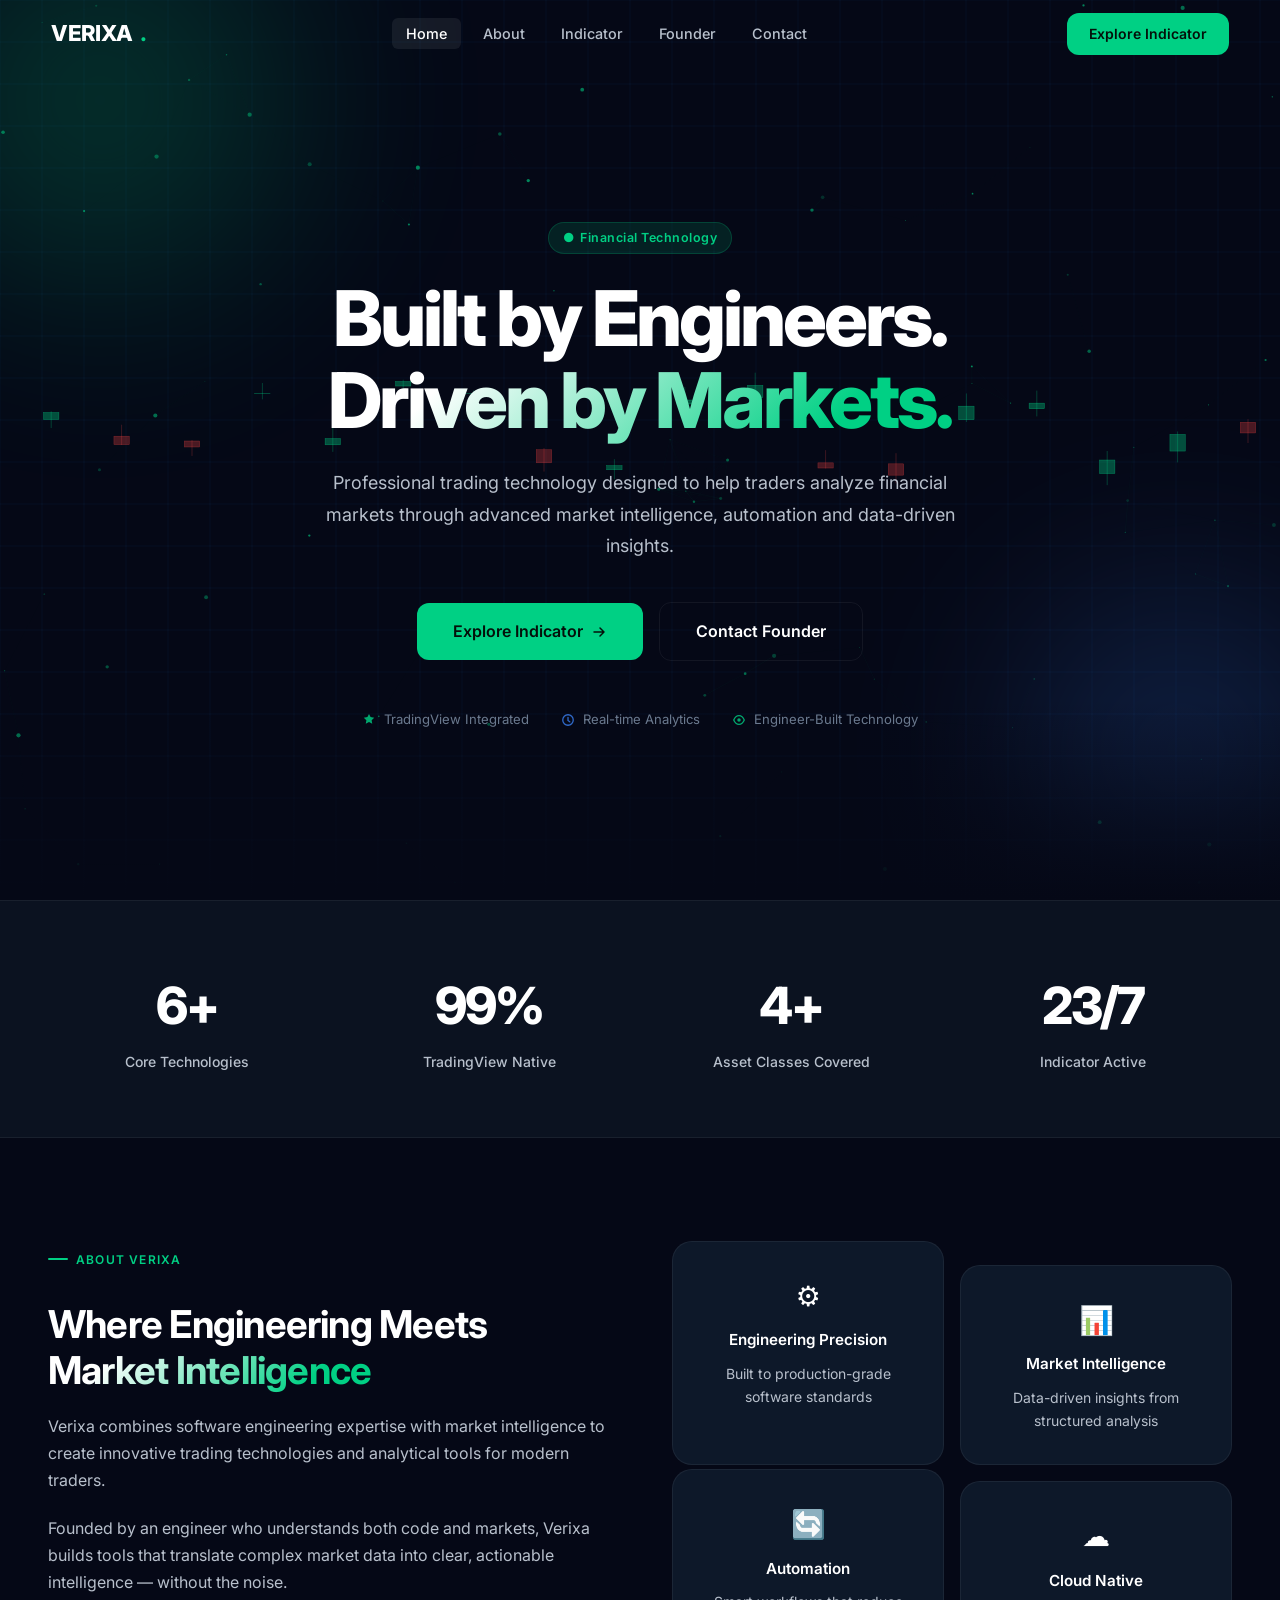
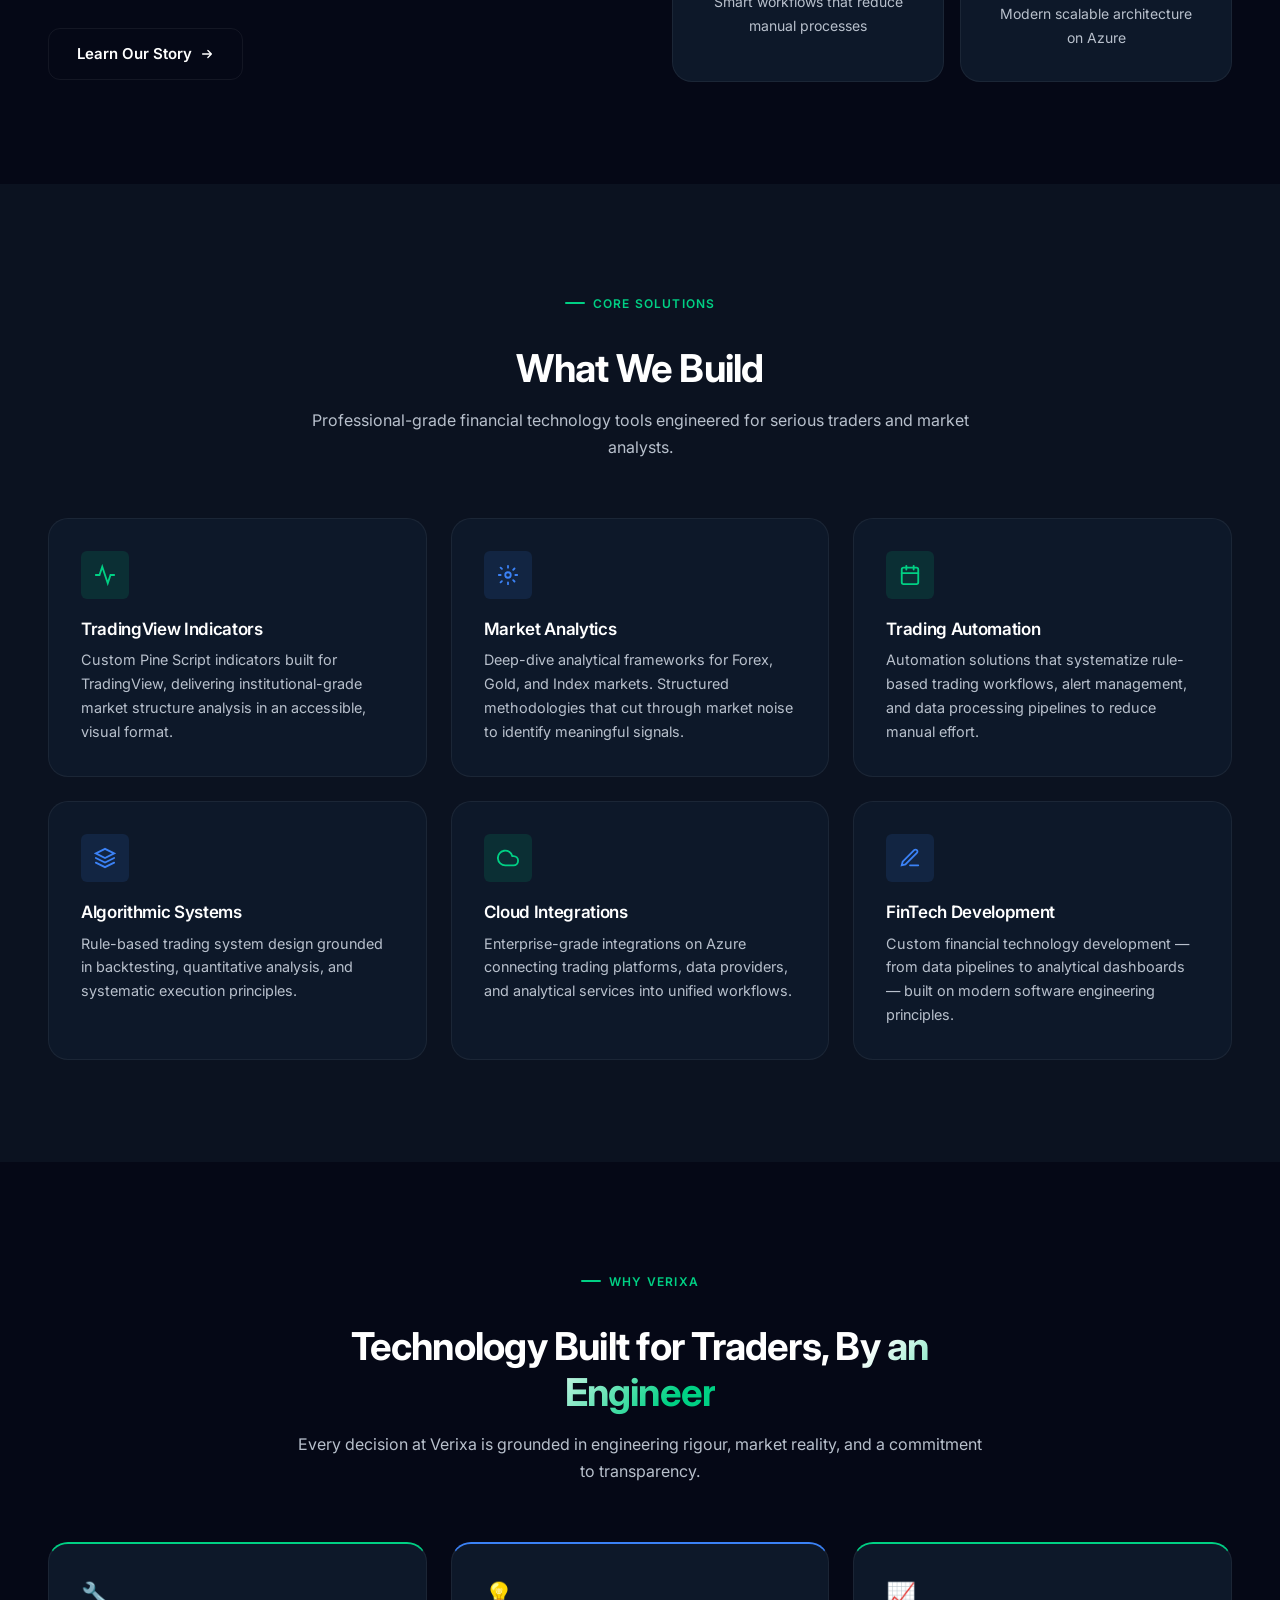
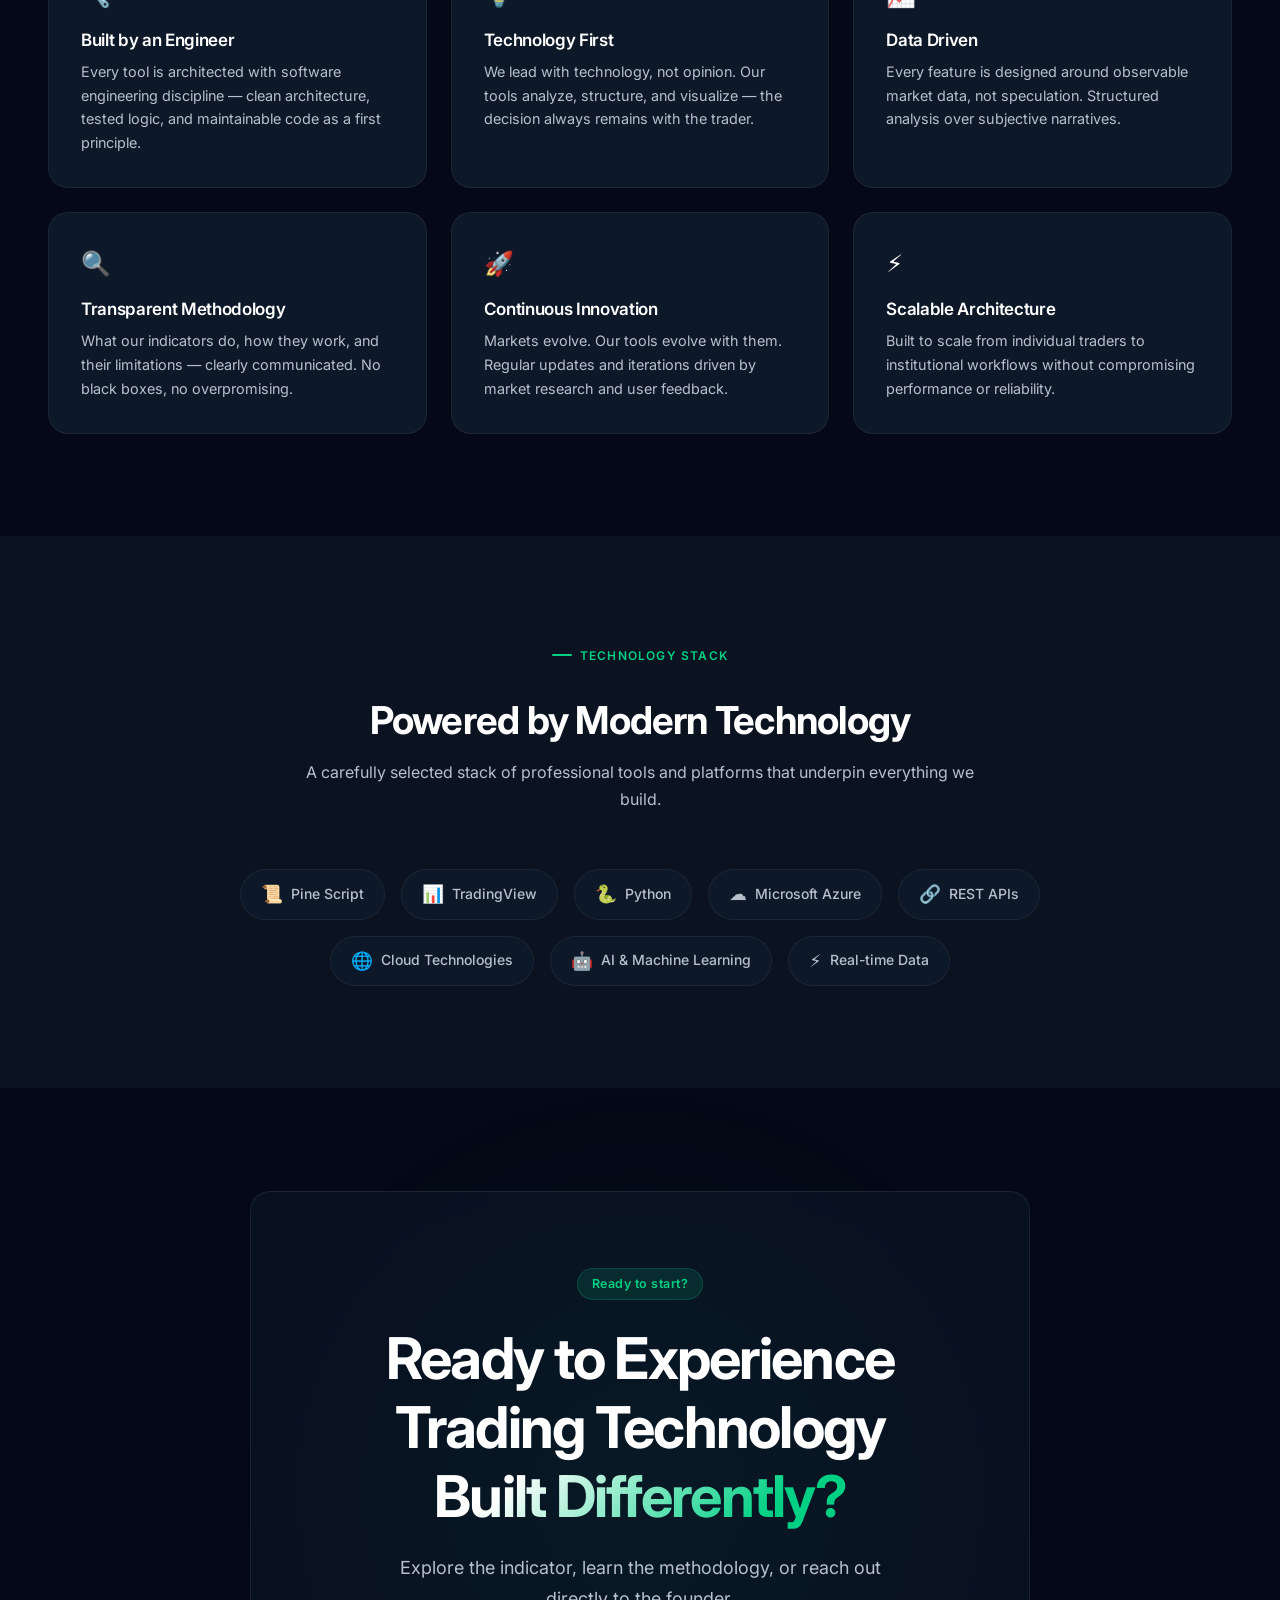
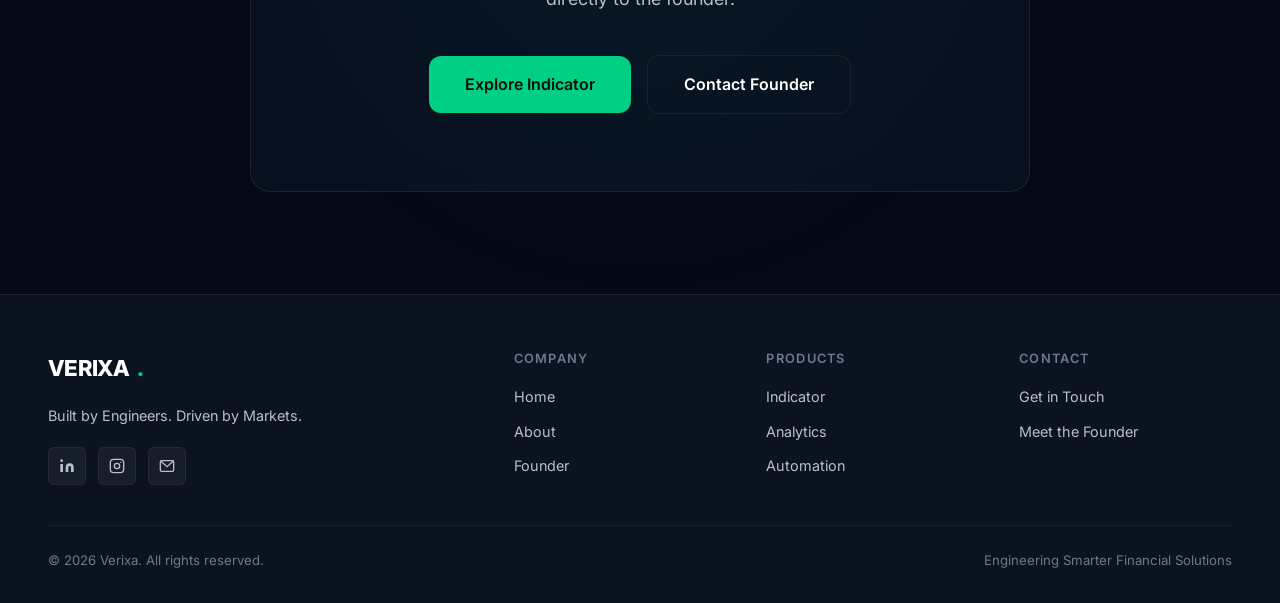
<file: Verixa Updated/index.html>
<!DOCTYPE html>
<html lang="en">
<head>
<meta charset="UTF-8" />
<meta name="viewport" content="width=device-width, initial-scale=1.0" />
<title>VERIXA — Built by Engineers. Driven by Markets.</title>
<meta name="description" content="Verixa is a financial technology company developing professional trading technologies, TradingView indicators, market analytics, and automation solutions for modern traders." />
<meta property="og:title" content="VERIXA — Built by Engineers. Driven by Markets." />
<meta property="og:description" content="Professional trading technology designed to help traders analyze financial markets through advanced market intelligence, automation, and data-driven insights." />
<meta property="og:type" content="website" />
<link rel="preconnect" href="https://fonts.googleapis.com" />
<link rel="preconnect" href="https://fonts.gstatic.com" crossorigin />
<link rel="stylesheet" href="styles.css" />
</head>
<body>

<!-- ═══ NAVBAR ════════════════════════════════ -->
<nav id="navbar">
  <div class="nav-inner">
    <a href="index.html" class="nav-logo">VERIXA<span class="logo-dot">.</span></a>
    <ul class="nav-links">
      <li><a href="index.html">Home</a></li>
      <li><a href="about.html">About</a></li>
      <li><a href="indicator.html">Indicator</a></li>
      <li><a href="founder.html">Founder</a></li>
      <li><a href="contact.html">Contact</a></li>
    </ul>
    <div class="nav-cta">
      <a href="indicator.html" class="btn btn-primary btn-sm">Explore Indicator</a>
    </div>
    <button class="nav-hamburger" id="hamburger" aria-label="Menu">
      <span></span><span></span><span></span>
    </button>
  </div>
</nav>
<div class="mobile-menu" id="mobile-menu">
  <ul>
    <li><a href="index.html">Home</a></li>
    <li><a href="about.html">About</a></li>
    <li><a href="indicator.html">Indicator</a></li>
    <li><a href="founder.html">Founder</a></li>
    <li><a href="contact.html">Contact</a></li>
  </ul>
  <div class="mobile-cta">
    <a href="indicator.html" class="btn btn-primary">Explore Indicator</a>
    <a href="founder.html" class="btn btn-outline">Contact Founder</a>
  </div>
</div>

<!-- ═══ HERO ══════════════════════════════════ -->
<section style="position:relative; min-height:100vh; display:flex; align-items:center; overflow:hidden; padding-top:68px;">

  <!-- Animated canvas -->
  <canvas id="hero-canvas" style="position:absolute;inset:0;width:100%;height:100%;z-index:0;"></canvas>

  <!-- Glow orbs -->
  <div class="orb orb-green" style="width:600px;height:600px;top:-200px;left:-200px;"></div>
  <div class="orb orb-blue"  style="width:500px;height:500px;bottom:-100px;right:-150px;"></div>

  <!-- Gradient fade at bottom -->
  <div style="position:absolute;bottom:0;left:0;right:0;height:200px;background:linear-gradient(to top,#050816,transparent);z-index:1;"></div>

  <div class="container" style="position:relative;z-index:2; padding-top:4rem; padding-bottom:5rem;">
    <div style="max-width:820px; margin:0 auto; text-align:center;">

      <div class="badge badge-green animate-fadeup mb-3">
        <span>●</span> Financial Technology
      </div>

      <h1 class="display-xl animate-fadeup delay-1" style="margin-bottom:1.5rem;">
        Built by Engineers.<br>
        <span class="gradient-text">Driven by Markets.</span>
      </h1>

      <p class="body-lg text-muted animate-fadeup delay-2" style="max-width:640px;margin:0 auto 2.5rem;">
        Professional trading technology designed to help traders analyze financial markets through advanced market intelligence, automation and data-driven insights.
      </p>

      <div class="flex items-center justify-center gap-2 animate-fadeup delay-3" style="flex-wrap:wrap;">
        <a href="indicator.html" class="btn btn-primary btn-lg">
          Explore Indicator
          <svg width="16" height="16" viewBox="0 0 16 16" fill="none"><path d="M3 8h10M9 4l4 4-4 4" stroke="currentColor" stroke-width="1.5" stroke-linecap="round" stroke-linejoin="round"/></svg>
        </a>
        <a href="founder.html" class="btn btn-outline btn-lg">Contact Founder</a>
      </div>

      <!-- Trust indicators -->
      <div class="flex items-center justify-center gap-4 animate-fadeup delay-4 mt-6" style="flex-wrap:wrap;">
        <div class="flex items-center gap-1" style="color:var(--text-subtle);font-size:0.82rem;">
          <svg width="14" height="14" viewBox="0 0 16 16" fill="none"><path d="M8 1l1.8 3.6L14 5.4l-3 2.9.7 4.1L8 10.4l-3.7 2 .7-4.1L2 5.4l4.2-.8L8 1z" fill="var(--green)" opacity=".8"/></svg>
          TradingView Integrated
        </div>
        <div class="flex items-center gap-1" style="color:var(--text-subtle);font-size:0.82rem;">
          <svg width="14" height="14" viewBox="0 0 16 16" fill="none"><circle cx="8" cy="8" r="6" stroke="var(--blue)" stroke-width="1.5" opacity=".8"/><path d="M8 5v3.5l2 1.5" stroke="var(--blue)" stroke-width="1.5" stroke-linecap="round" opacity=".8"/></svg>
          Real-time Analytics
        </div>
        <div class="flex items-center gap-1" style="color:var(--text-subtle);font-size:0.82rem;">
          <svg width="14" height="14" viewBox="0 0 16 16" fill="none"><path d="M2 8s2-5 6-5 6 5 6 5-2 5-6 5-6-5-6-5z" stroke="var(--green)" stroke-width="1.5" opacity=".8"/><circle cx="8" cy="8" r="2" fill="var(--green)" opacity=".8"/></svg>
          Engineer-Built Technology
        </div>
      </div>

    </div>
  </div>
</section>

<!-- ═══ STATS ═════════════════════════════════ -->
<section class="section-sm" style="background:var(--bg-primary); border-top:1px solid var(--border); border-bottom:1px solid var(--border);">
  <div class="container">
    <div class="stats-grid" style="display:grid; grid-template-columns:repeat(4,1fr); gap:1.5rem; text-align:center;">
      <div class="reveal">
        <div class="stat-value"><span data-target="7" data-suffix="+">7+</span></div>
        <div class="stat-label">Core Technologies</div>
      </div>
      <div class="reveal delay-1">
        <div class="stat-value"><span data-target="100" data-suffix="%">100%</span></div>
        <div class="stat-label">TradingView Native</div>
      </div>
      <div class="reveal delay-2">
        <div class="stat-value"><span data-target="5" data-suffix="+">5+</span></div>
        <div class="stat-label">Asset Classes Covered</div>
      </div>
      <div class="reveal delay-3">
        <div class="stat-value"><span data-target="24" data-suffix="/7">24/7</span></div>
        <div class="stat-label">Indicator Active</div>
      </div>
    </div>
  </div>
</section>

<!-- ═══ ABOUT SNIPPET ═════════════════════════ -->
<section class="section">
  <div class="container">
    <div style="display:grid; grid-template-columns:1fr 1fr; gap:4rem; align-items:center;">
      <div class="reveal">
        <div class="section-eyebrow label">About Verixa</div>
        <h2 class="display-md" style="margin:1rem 0 1.25rem;">Where Engineering Meets <span class="gradient-text">Market Intelligence</span></h2>
        <p class="body-md text-muted" style="margin-bottom:1.25rem;">
          Verixa combines software engineering expertise with market intelligence to create innovative trading technologies and analytical tools for modern traders.
        </p>
        <p class="body-md text-muted" style="margin-bottom:2rem;">
          Founded by an engineer who understands both code and markets, Verixa builds tools that translate complex market data into clear, actionable intelligence — without the noise.
        </p>
        <a href="about.html" class="btn btn-outline">
          Learn Our Story
          <svg width="14" height="14" viewBox="0 0 16 16" fill="none"><path d="M3 8h10M9 4l4 4-4 4" stroke="currentColor" stroke-width="1.5" stroke-linecap="round" stroke-linejoin="round"/></svg>
        </a>
      </div>
      <div class="reveal delay-2" style="display:grid; grid-template-columns:1fr 1fr; gap:1rem;">
        <div class="card" style="text-align:center;">
          <div style="font-size:1.75rem; margin-bottom:0.6rem;">⚙️</div>
          <div class="card-title" style="font-size:0.95rem;">Engineering Precision</div>
          <p class="body-sm text-muted">Built to production-grade software standards</p>
        </div>
        <div class="card" style="text-align:center; margin-top:1.5rem;">
          <div style="font-size:1.75rem; margin-bottom:0.6rem;">📊</div>
          <div class="card-title" style="font-size:0.95rem;">Market Intelligence</div>
          <p class="body-sm text-muted">Data-driven insights from structured analysis</p>
        </div>
        <div class="card" style="text-align:center; margin-top:-0.75rem;">
          <div style="font-size:1.75rem; margin-bottom:0.6rem;">🔄</div>
          <div class="card-title" style="font-size:0.95rem;">Automation</div>
          <p class="body-sm text-muted">Smart workflows that reduce manual processes</p>
        </div>
        <div class="card" style="text-align:center;">
          <div style="font-size:1.75rem; margin-bottom:0.6rem;">☁️</div>
          <div class="card-title" style="font-size:0.95rem;">Cloud Native</div>
          <p class="body-sm text-muted">Modern scalable architecture on Azure</p>
        </div>
      </div>
    </div>
  </div>
</section>

<!-- ═══ CORE SOLUTIONS ════════════════════════ -->
<section class="section" style="background:var(--bg-primary);">
  <div class="container">
    <div class="section-header reveal">
      <div class="section-eyebrow label">Core Solutions</div>
      <h2 class="display-md" style="margin:1rem 0 1rem;">What We Build</h2>
      <p class="body-md text-muted">Professional-grade financial technology tools engineered for serious traders and market analysts.</p>
    </div>
    <div class="grid-3">
      <div class="card reveal">
        <div class="card-icon">
          <svg width="22" height="22" viewBox="0 0 24 24" fill="none" stroke="var(--green)" stroke-width="2" stroke-linecap="round"><polyline points="22 12 18 12 15 21 9 3 6 12 2 12"/></svg>
        </div>
        <h3 class="card-title">TradingView Indicators</h3>
        <p class="card-body">Custom Pine Script indicators built for TradingView, delivering institutional-grade market structure analysis in an accessible, visual format.</p>
      </div>
      <div class="card reveal delay-1">
        <div class="card-icon blue">
          <svg width="22" height="22" viewBox="0 0 24 24" fill="none" stroke="var(--blue)" stroke-width="2" stroke-linecap="round"><circle cx="12" cy="12" r="3"/><path d="M19.07 4.93l-1.41 1.41M5.34 18.66l-1.41 1.41M19.07 19.07l-1.41-1.41M5.34 5.34L3.93 3.93M22 12h-2M4 12H2M12 22v-2M12 4V2"/></svg>
        </div>
        <h3 class="card-title">Market Analytics</h3>
        <p class="card-body">Deep-dive analytical frameworks for Forex, Gold, and Index markets. Structured methodologies that cut through market noise to identify meaningful signals.</p>
      </div>
      <div class="card reveal delay-2">
        <div class="card-icon">
          <svg width="22" height="22" viewBox="0 0 24 24" fill="none" stroke="var(--green)" stroke-width="2" stroke-linecap="round"><rect x="3" y="4" width="18" height="18" rx="2"/><line x1="16" y1="2" x2="16" y2="6"/><line x1="8" y1="2" x2="8" y2="6"/><line x1="3" y1="10" x2="21" y2="10"/></svg>
        </div>
        <h3 class="card-title">Trading Automation</h3>
        <p class="card-body">Automation solutions that systematize rule-based trading workflows, alert management, and data processing pipelines to reduce manual effort.</p>
      </div>
      <div class="card reveal delay-1">
        <div class="card-icon blue">
          <svg width="22" height="22" viewBox="0 0 24 24" fill="none" stroke="var(--blue)" stroke-width="2" stroke-linecap="round"><polygon points="12 2 2 7 12 12 22 7 12 2"/><polyline points="2 17 12 22 22 17"/><polyline points="2 12 12 17 22 12"/></svg>
        </div>
        <h3 class="card-title">Algorithmic Systems</h3>
        <p class="card-body">Rule-based trading system design grounded in backtesting, quantitative analysis, and systematic execution principles.</p>
      </div>
      <div class="card reveal delay-2">
        <div class="card-icon">
          <svg width="22" height="22" viewBox="0 0 24 24" fill="none" stroke="var(--green)" stroke-width="2" stroke-linecap="round"><path d="M18 10h-1.26A8 8 0 1 0 9 20h9a5 5 0 0 0 0-10z"/></svg>
        </div>
        <h3 class="card-title">Cloud Integrations</h3>
        <p class="card-body">Enterprise-grade integrations on Azure connecting trading platforms, data providers, and analytical services into unified workflows.</p>
      </div>
      <div class="card reveal delay-3">
        <div class="card-icon blue">
          <svg width="22" height="22" viewBox="0 0 24 24" fill="none" stroke="var(--blue)" stroke-width="2" stroke-linecap="round"><path d="M12 20h9M16.5 3.5a2.121 2.121 0 0 1 3 3L7 19l-4 1 1-4L16.5 3.5z"/></svg>
        </div>
        <h3 class="card-title">FinTech Development</h3>
        <p class="card-body">Custom financial technology development — from data pipelines to analytical dashboards — built on modern software engineering principles.</p>
      </div>
    </div>
  </div>
</section>

<!-- ═══ WHY VERIXA ════════════════════════════ -->
<section class="section">
  <div class="container">
    <div class="section-header reveal">
      <div class="section-eyebrow label">Why Verixa</div>
      <h2 class="display-md" style="margin:1rem 0 1rem;">Technology Built for Traders, <span class="gradient-text">By an Engineer</span></h2>
      <p class="body-md text-muted">Every decision at Verixa is grounded in engineering rigour, market reality, and a commitment to transparency.</p>
    </div>
    <div class="grid-3">
      <div class="card reveal" style="border-top:2px solid var(--green);">
        <div style="font-size:1.5rem; margin-bottom:1rem;">🔧</div>
        <h3 class="card-title">Built by an Engineer</h3>
        <p class="card-body">Every tool is architected with software engineering discipline — clean architecture, tested logic, and maintainable code as a first principle.</p>
      </div>
      <div class="card reveal delay-1" style="border-top:2px solid var(--blue);">
        <div style="font-size:1.5rem; margin-bottom:1rem;">💡</div>
        <h3 class="card-title">Technology First</h3>
        <p class="card-body">We lead with technology, not opinion. Our tools analyze, structure, and visualize — the decision always remains with the trader.</p>
      </div>
      <div class="card reveal delay-2" style="border-top:2px solid var(--green);">
        <div style="font-size:1.5rem; margin-bottom:1rem;">📈</div>
        <h3 class="card-title">Data Driven</h3>
        <p class="card-body">Every feature is designed around observable market data, not speculation. Structured analysis over subjective narratives.</p>
      </div>
      <div class="card reveal delay-1">
        <div style="font-size:1.5rem; margin-bottom:1rem;">🔍</div>
        <h3 class="card-title">Transparent Methodology</h3>
        <p class="card-body">What our indicators do, how they work, and their limitations — clearly communicated. No black boxes, no overpromising.</p>
      </div>
      <div class="card reveal delay-2">
        <div style="font-size:1.5rem; margin-bottom:1rem;">🚀</div>
        <h3 class="card-title">Continuous Innovation</h3>
        <p class="card-body">Markets evolve. Our tools evolve with them. Regular updates and iterations driven by market research and user feedback.</p>
      </div>
      <div class="card reveal delay-3">
        <div style="font-size:1.5rem; margin-bottom:1rem;">⚡</div>
        <h3 class="card-title">Scalable Architecture</h3>
        <p class="card-body">Built to scale from individual traders to institutional workflows without compromising performance or reliability.</p>
      </div>
    </div>
  </div>
</section>

<!-- ═══ TECH STACK ════════════════════════════ -->
<section class="section" style="background:var(--bg-primary);">
  <div class="container">
    <div class="section-header reveal">
      <div class="section-eyebrow label">Technology Stack</div>
      <h2 class="display-md" style="margin:1rem 0 1rem;">Powered by Modern Technology</h2>
      <p class="body-md text-muted">A carefully selected stack of professional tools and platforms that underpin everything we build.</p>
    </div>
    <div style="display:flex; flex-wrap:wrap; gap:1rem; justify-content:center; max-width:860px; margin:0 auto;" class="reveal">
      <div class="tech-pill"><span class="pill-icon">📜</span> Pine Script</div>
      <div class="tech-pill"><span class="pill-icon">📊</span> TradingView</div>
      <div class="tech-pill"><span class="pill-icon">🐍</span> Python</div>
      <div class="tech-pill"><span class="pill-icon">☁️</span> Microsoft Azure</div>
      <div class="tech-pill"><span class="pill-icon">🔗</span> REST APIs</div>
      <div class="tech-pill"><span class="pill-icon">🌐</span> Cloud Technologies</div>
      <div class="tech-pill"><span class="pill-icon">🤖</span> AI &amp; Machine Learning</div>
      <div class="tech-pill"><span class="pill-icon">⚡</span> Real-time Data</div>
    </div>
  </div>
</section>

<!-- ═══ CTA ════════════════════════════════════ -->
<section class="section" style="position:relative; overflow:hidden;">
  <div class="orb orb-green" style="width:700px;height:700px;top:50%;left:50%;transform:translate(-50%,-50%); opacity:0.12;"></div>
  <div class="container" style="position:relative;z-index:1;">
    <div class="glass reveal" style="padding:clamp(2.5rem,6vw,5rem); text-align:center; max-width:780px; margin:0 auto;">
      <div class="badge badge-green" style="margin-bottom:1.5rem;">Ready to start?</div>
      <h2 class="display-lg" style="margin-bottom:1.25rem;">
        Ready to Experience Trading Technology<br><span class="gradient-text">Built Differently?</span>
      </h2>
      <p class="body-lg text-muted" style="max-width:500px; margin:0 auto 2.5rem;">
        Explore the indicator, learn the methodology, or reach out directly to the founder.
      </p>
      <div class="flex items-center justify-center gap-2" style="flex-wrap:wrap;">
        <a href="indicator.html" class="btn btn-primary btn-lg">Explore Indicator</a>
        <a href="founder.html" class="btn btn-outline btn-lg">Contact Founder</a>
      </div>
    </div>
  </div>
</section>

<!-- ═══ FOOTER ════════════════════════════════ -->
<footer id="footer">
  <div class="container">
    <div class="footer-grid">
      <div class="footer-brand">
        <a href="index.html" class="nav-logo" style="display:inline-flex; margin-bottom:0.5rem;">VERIXA<span class="logo-dot">.</span></a>
        <p class="tagline">Built by Engineers. Driven by Markets.</p>
        <div class="footer-socials">
          <a href="https://www.linkedin.com/in/mohamedhanas" target="_blank" rel="noopener" class="footer-social-btn" aria-label="LinkedIn">
            <svg width="16" height="16" viewBox="0 0 24 24" fill="currentColor"><path d="M16 8a6 6 0 0 1 6 6v7h-4v-7a2 2 0 0 0-2-2 2 2 0 0 0-2 2v7h-4v-7a6 6 0 0 1 6-6zM2 9h4v12H2z"/><circle cx="4" cy="4" r="2"/></svg>
          </a>
          <a href="https://www.instagram.com/the.pipsociety?igsh=Z25vYmlnbmc1anJz&utm_source=qr" target="_blank" rel="noopener" class="footer-social-btn" aria-label="Instagram">
            <svg width="16" height="16" viewBox="0 0 24 24" fill="none" stroke="currentColor" stroke-width="2" stroke-linecap="round" stroke-linejoin="round"><rect x="2" y="2" width="20" height="20" rx="5" ry="5"/><circle cx="12" cy="12" r="4"/><circle cx="17.5" cy="6.5" r="1" fill="currentColor" stroke="none"/></svg>
          </a>
          <a href="mailto:mohamedhanaskkl@gmail.com" class="footer-social-btn" aria-label="Email">
            <svg width="16" height="16" viewBox="0 0 24 24" fill="none" stroke="currentColor" stroke-width="2"><rect x="2" y="4" width="20" height="16" rx="2"/><polyline points="2,4 12,13 22,4"/></svg>
          </a>
        </div>
      </div>
      <div class="footer-col">
        <h4>Company</h4>
        <ul>
          <li><a href="index.html">Home</a></li>
          <li><a href="about.html">About</a></li>
          <li><a href="founder.html">Founder</a></li>
        </ul>
      </div>
      <div class="footer-col">
        <h4>Products</h4>
        <ul>
          <li><a href="indicator.html">Indicator</a></li>
          <li><a href="indicator.html">Analytics</a></li>
          <li><a href="indicator.html">Automation</a></li>
        </ul>
      </div>
      <div class="footer-col">
        <h4>Contact</h4>
        <ul>
          <li><a href="contact.html">Get in Touch</a></li>
          <li><a href="founder.html">Meet the Founder</a></li>
        </ul>
      </div>
    </div>
    <div class="footer-bottom">
      <span>© 2026 Verixa. All rights reserved.</span>
      <span>Engineering Smarter Financial Solutions</span>
    </div>
  </div>
</footer>

<script src="script.js"></script>
</body>
</html>
</file>
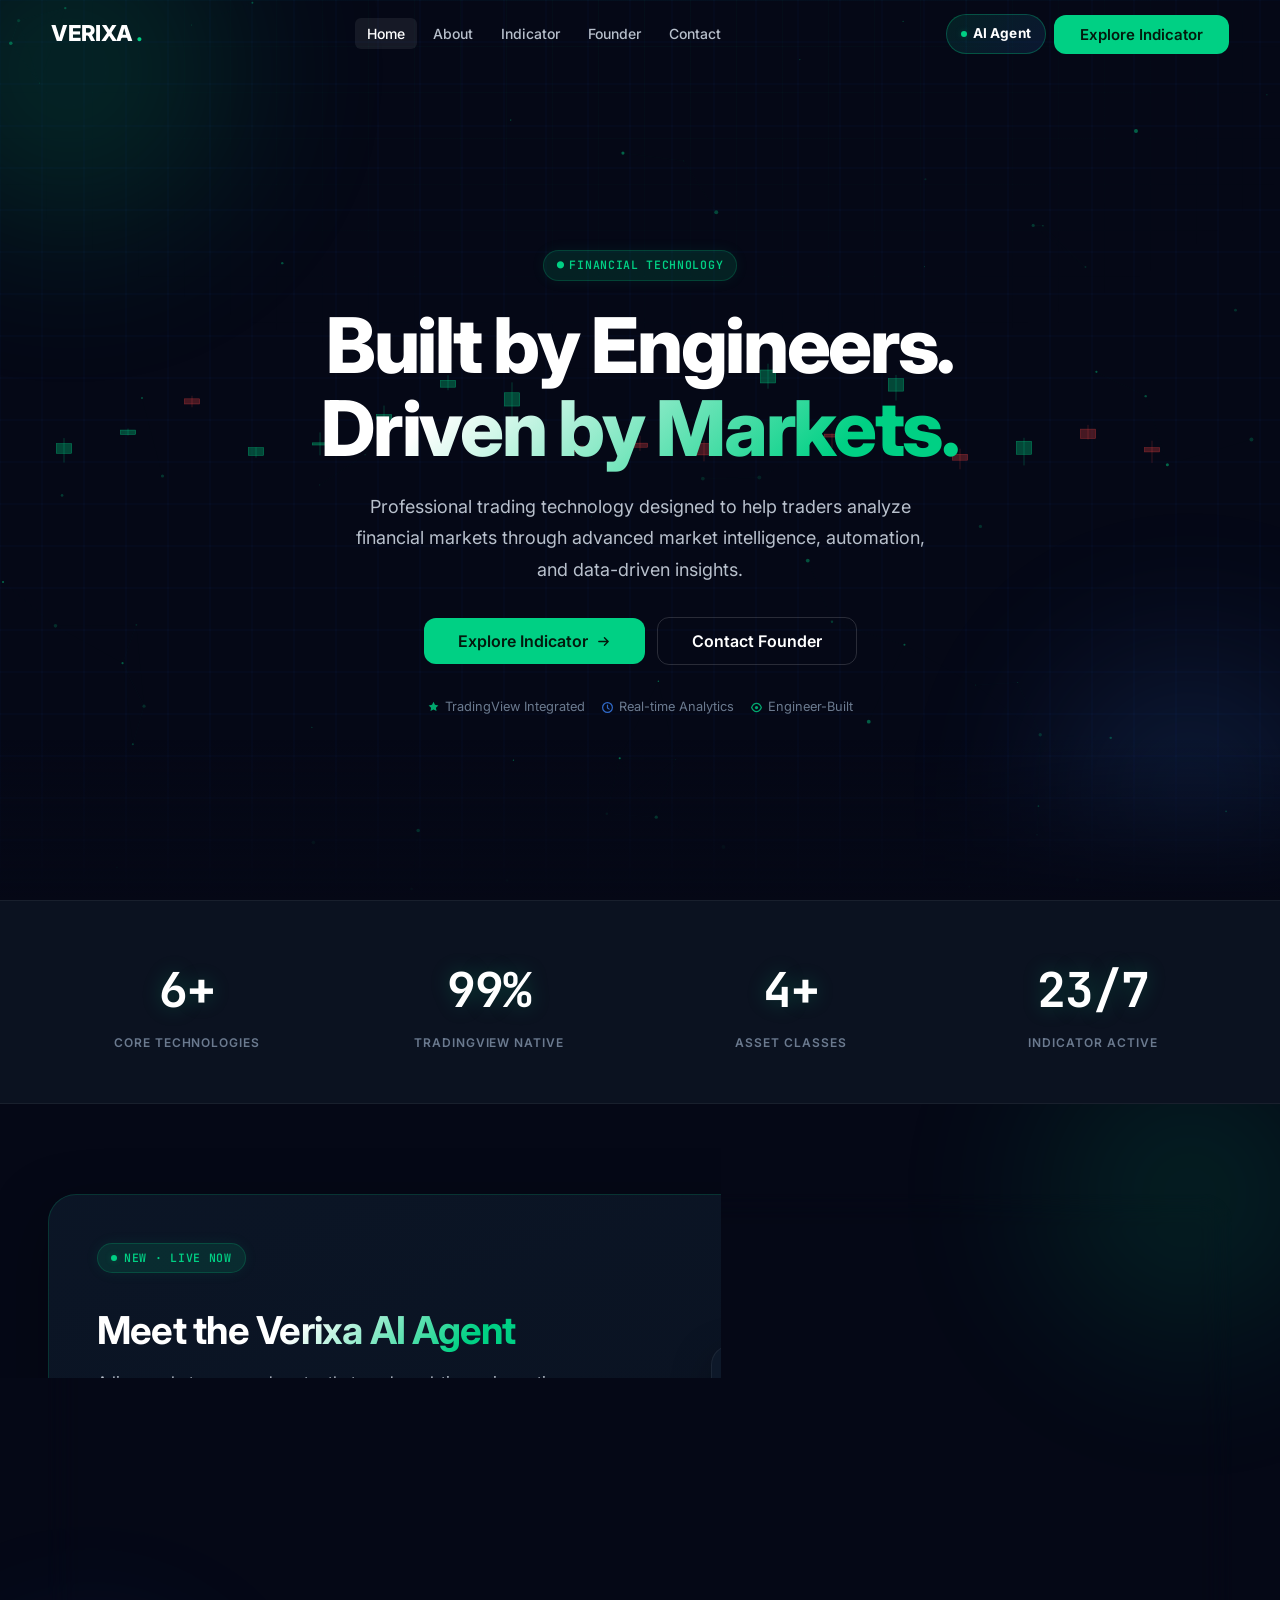
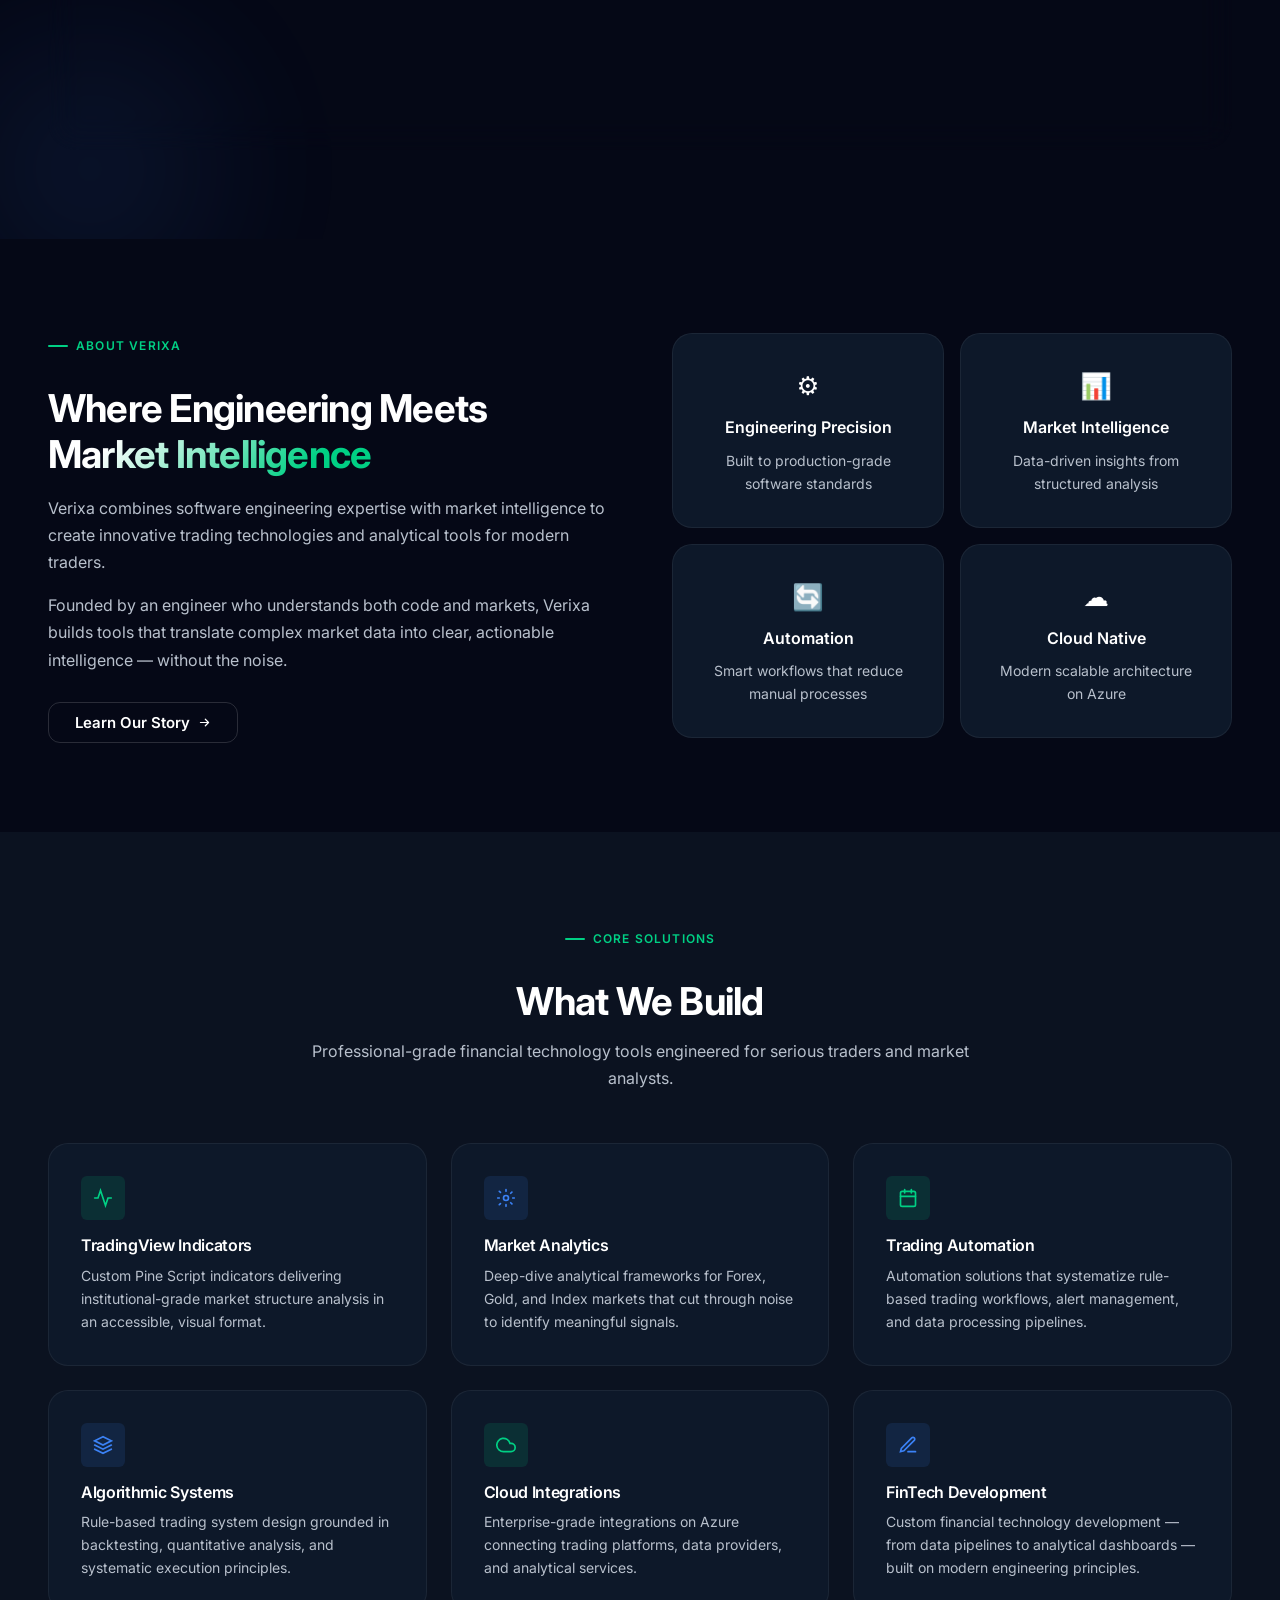
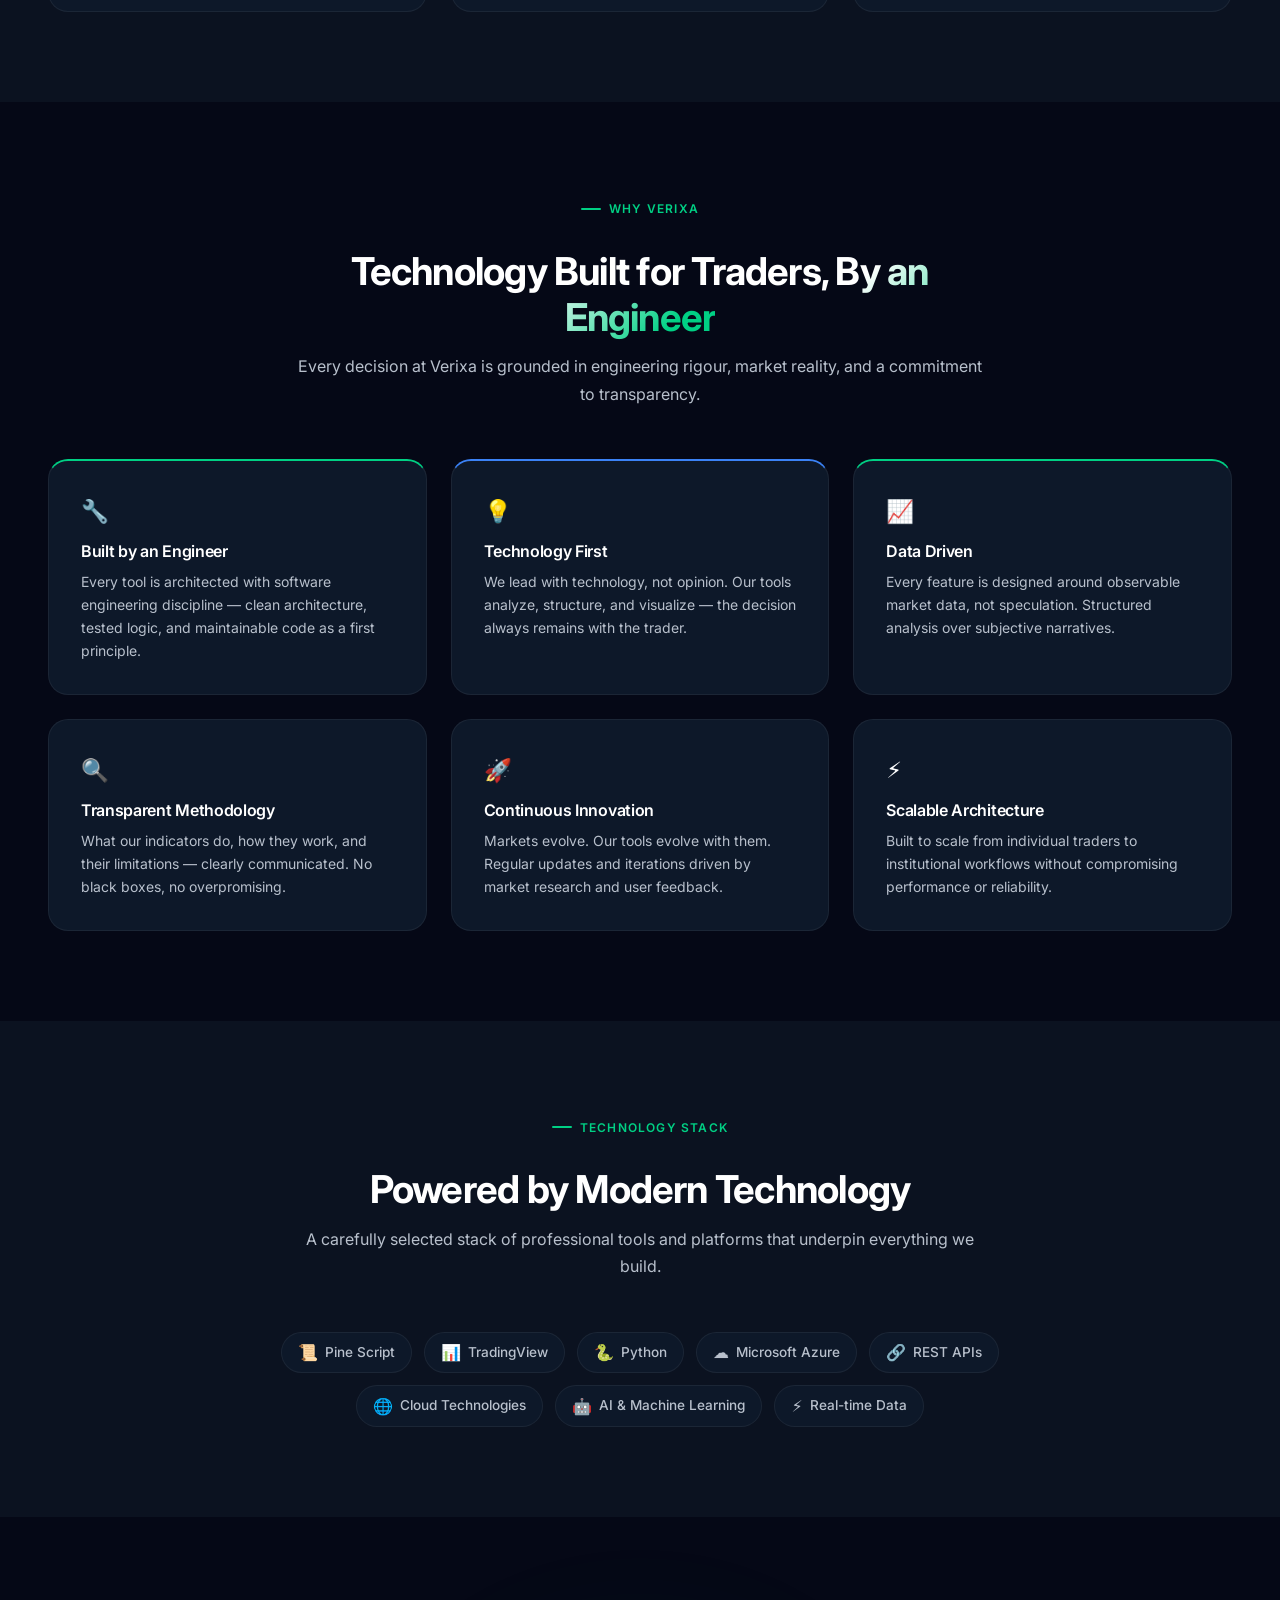
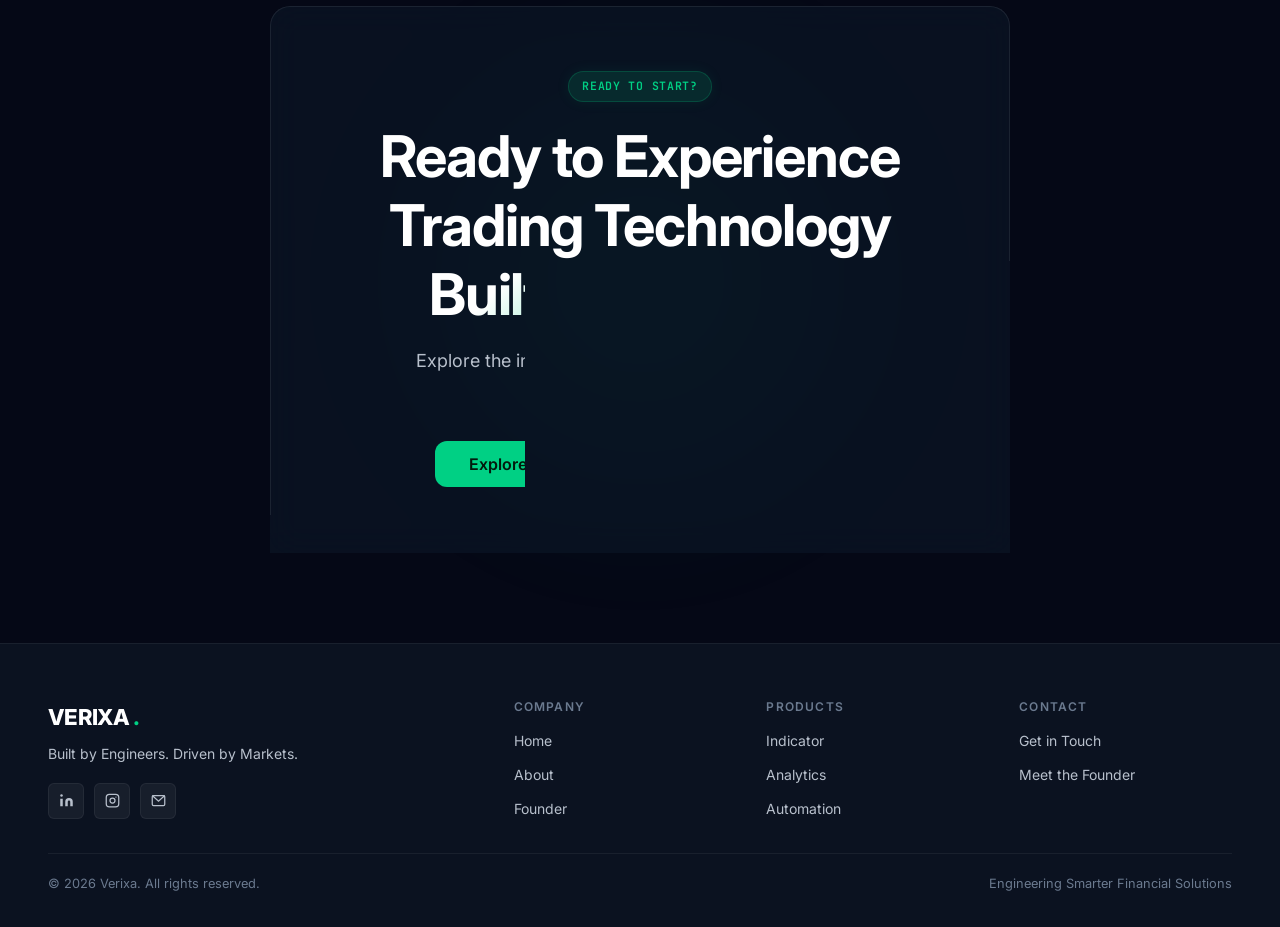
<file: verixa-website Copy 17072026/index.html>
<!DOCTYPE html>
<html lang="en">
<head>
<meta charset="UTF-8"/>
<meta name="viewport" content="width=device-width, initial-scale=1.0"/>
<title>VERIXA — Built by Engineers. Driven by Markets.</title>
<meta name="description" content="Verixa is a financial technology company developing professional trading technologies, TradingView indicators, market analytics, and automation solutions for modern traders."/>
<meta property="og:title" content="VERIXA — Built by Engineers. Driven by Markets."/>
<meta property="og:description" content="Professional trading technology designed to help traders analyze financial markets through advanced market intelligence, automation, and data-driven insights."/>
<meta property="og:type" content="website"/>
<link rel="icon" type="image/x-icon" href="favicon.ico"/>
<link rel="icon" type="image/svg+xml" href="favicon.svg"/>
<link rel="icon" type="image/png" sizes="32x32" href="favicon.png"/>
<link rel="apple-touch-icon" sizes="180x180" href="apple-touch-icon.png"/>
<meta name="theme-color" content="#050816"/>
<link rel="preconnect" href="https://fonts.googleapis.com"/>
<link rel="preconnect" href="https://fonts.gstatic.com" crossorigin/>
<link rel="stylesheet" href="styles.css"/>
</head>
<body>
<div id="page-fade" aria-hidden="true"></div>

<!-- NAVBAR -->
<nav id="navbar">
  <div class="nav-inner">
    <a href="index.html" class="nav-logo">VERIXA<span class="logo-dot">.</span></a>
    <ul class="nav-links">
      <li><a href="index.html">Home</a></li>
      <li><a href="about.html">About</a></li>
      <li><a href="indicator.html">Indicator</a></li>
      <li><a href="founder.html">Founder</a></li>
      <li><a href="contact.html">Contact</a></li>
    </ul>
    <div class="nav-actions">
      <a href="ai-agent.html" class="nav-ai-standalone"><span class="ai-dot"></span>AI Agent</a>
      <div class="nav-cta">
        <a href="indicator.html" class="btn btn-primary btn-sm">Explore Indicator</a>
      </div>
      <button class="nav-hamburger" id="hamburger" aria-label="Toggle menu">
        <span></span><span></span><span></span>
      </button>
    </div>
  </div>
</nav>
<div class="mobile-menu" id="mobile-menu">
  <ul>
    <li><a href="index.html">Home</a></li>
    <li><a href="about.html">About</a></li>
    <li><a href="indicator.html">Indicator</a></li>
    <li><a href="founder.html">Founder</a></li>
    <li><a href="contact.html">Contact</a></li>
  </ul>
  <div class="mobile-cta">
    <a href="indicator.html" class="btn btn-primary">Explore Indicator</a>
    <a href="founder.html" class="btn btn-outline">Contact Founder</a>
  </div>
</div>

<!-- HERO -->
<section class="hero-section">
  <canvas id="hero-canvas" class="hero-canvas"></canvas>
  <div class="orb orb-green" style="width:500px;height:500px;top:-180px;left:-180px;"></div>
  <div class="orb orb-blue"  style="width:420px;height:420px;bottom:-100px;right:-120px;"></div>
  <div class="hero-fade"></div>
  <div class="container hero-content">
    <div class="hero-inner">
      <div class="badge badge-green animate-fadeup mb-3">
        <span>●</span> Financial Technology
      </div>
      <h1 class="display-xl animate-fadeup delay-1" style="margin-bottom:1.25rem;">
        Built by Engineers.<br>
        <span class="gradient-text">Driven by Markets.</span>
      </h1>
      <p class="body-lg text-muted animate-fadeup delay-2" style="max-width:580px;margin:0 auto 2rem;">
        Professional trading technology designed to help traders analyze financial markets through advanced market intelligence, automation, and data-driven insights.
      </p>
      <div class="hero-cta animate-fadeup delay-3">
        <a href="indicator.html" class="btn btn-primary btn-lg">
          Explore Indicator
          <svg width="15" height="15" viewBox="0 0 16 16" fill="none"><path d="M3 8h10M9 4l4 4-4 4" stroke="currentColor" stroke-width="1.5" stroke-linecap="round" stroke-linejoin="round"/></svg>
        </a>
        <a href="founder.html" class="btn btn-outline btn-lg">Contact Founder</a>
      </div>
      <div class="trust-row animate-fadeup delay-4 mt-4">
        <span style="color:var(--text-subtle);font-size:0.8rem;display:flex;align-items:center;gap:5px;">
          <svg width="13" height="13" viewBox="0 0 16 16" fill="none"><path d="M8 1l1.8 3.6L14 5.4l-3 2.9.7 4.1L8 10.4l-3.7 2 .7-4.1L2 5.4l4.2-.8L8 1z" fill="var(--green)" opacity=".8"/></svg>
          TradingView Integrated
        </span>
        <span style="color:var(--text-subtle);font-size:0.8rem;display:flex;align-items:center;gap:5px;">
          <svg width="13" height="13" viewBox="0 0 16 16" fill="none"><circle cx="8" cy="8" r="6" stroke="var(--blue)" stroke-width="1.5" opacity=".8"/><path d="M8 5v3.5l2 1.5" stroke="var(--blue)" stroke-width="1.5" stroke-linecap="round" opacity=".8"/></svg>
          Real-time Analytics
        </span>
        <span style="color:var(--text-subtle);font-size:0.8rem;display:flex;align-items:center;gap:5px;">
          <svg width="13" height="13" viewBox="0 0 16 16" fill="none"><path d="M2 8s2-5 6-5 6 5 6 5-2 5-6 5-6-5-6-5z" stroke="var(--green)" stroke-width="1.5" opacity=".8"/><circle cx="8" cy="8" r="2" fill="var(--green)" opacity=".8"/></svg>
          Engineer-Built
        </span>
      </div>
    </div>
  </div>
</section>

<!-- STATS -->
<section class="section-sm" style="background:var(--bg-primary);border-top:1px solid var(--border);border-bottom:1px solid var(--border);">
  <div class="container">
    <div class="stats-grid">
      <div class="reveal">
        <div class="stat-value"><span data-target="7" data-suffix="+">7+</span></div>
        <div class="stat-label">Core Technologies</div>
      </div>
      <div class="reveal delay-1">
        <div class="stat-value"><span data-target="100" data-suffix="%">100%</span></div>
        <div class="stat-label">TradingView Native</div>
      </div>
      <div class="reveal delay-2">
        <div class="stat-value"><span data-target="5" data-suffix="+">5+</span></div>
        <div class="stat-label">Asset Classes</div>
      </div>
      <div class="reveal delay-3">
        <div class="stat-value"><span data-target="24" data-suffix="/7">24/7</span></div>
        <div class="stat-label">Indicator Active</div>
      </div>
    </div>
  </div>
</section>

<!-- AI AGENT PROMO -->
<section class="section ai-promo-section">
  <div class="orb orb-green" style="width:460px;height:460px;top:-140px;right:-140px;opacity:0.16;"></div>
  <div class="orb orb-blue" style="width:380px;height:380px;bottom:-120px;left:-100px;opacity:0.14;"></div>
  <div class="container" style="position:relative;z-index:1;">
    <div class="ai-promo-card reveal">
      <div class="ai-promo-left">
        <div class="badge badge-green mb-3"><span class="ai-dot" style="margin-right:2px;"></span> New · Live Now</div>
        <h2 class="display-md" style="margin:0.6rem 0 1rem;">Meet the <span class="gradient-text">Verixa AI Agent</span></h2>
        <p class="body-md text-muted" style="margin-bottom:1.5rem;max-width:520px;">
          A live market command center that reads real-time price action across Gold, Forex, Indices and Crypto — then breaks it down across the 15-Minute, 1-Hour, 4-Hour and Daily timeframes with a confidence-scored bias, key levels and a trading coach note. Built to give you an edge before you click buy or sell.
        </p>
        <ul class="ai-promo-points">
          <li><span class="pt-ico">⚡</span> Multi-timeframe bias: 15m · 1H · 4H · Daily</li>
          <li><span class="pt-ico">🌍</span> Live session tracker — Sydney, Tokyo, London, New York &amp; overlaps</li>
          <li><span class="pt-ico">📊</span> Confidence score, key levels &amp; volatility risk, computed from live data</li>
        </ul>
        <a href="ai-agent.html" class="btn btn-primary btn-lg">
          Launch AI Agent
          <svg width="15" height="15" viewBox="0 0 16 16" fill="none"><path d="M3 8h10M9 4l4 4-4 4" stroke="currentColor" stroke-width="1.5" stroke-linecap="round" stroke-linejoin="round"/></svg>
        </a>
      </div>
      <div class="ai-promo-right">
        <div class="ai-mock">
          <div class="ai-mock-row">
            <span class="ai-mock-sym">XAUUSD</span>
            <span class="ai-mock-bias bull">▲ BULLISH</span>
          </div>
          <div class="ai-mock-bars">
            <div class="ai-mock-bar"><span>15M</span><i style="width:64%"></i></div>
            <div class="ai-mock-bar"><span>1H</span><i style="width:78%"></i></div>
            <div class="ai-mock-bar"><span>4H</span><i style="width:85%"></i></div>
            <div class="ai-mock-bar"><span>1D</span><i style="width:71%"></i></div>
          </div>
          <div class="ai-mock-foot">Confidence 82% · Session: London/NY Overlap</div>
        </div>
      </div>
    </div>
  </div>
</section>

<!-- ABOUT SNIPPET -->
<section class="section">
  <div class="container">
    <div class="two-col-grid align-center">
      <div class="reveal">
        <div class="section-eyebrow label">About Verixa</div>
        <h2 class="display-md" style="margin:0.85rem 0 1.1rem;">Where Engineering Meets <span class="gradient-text">Market Intelligence</span></h2>
        <p class="body-md text-muted" style="margin-bottom:1rem;">
          Verixa combines software engineering expertise with market intelligence to create innovative trading technologies and analytical tools for modern traders.
        </p>
        <p class="body-md text-muted" style="margin-bottom:1.75rem;">
          Founded by an engineer who understands both code and markets, Verixa builds tools that translate complex market data into clear, actionable intelligence — without the noise.
        </p>
        <a href="about.html" class="btn btn-outline">
          Learn Our Story
          <svg width="13" height="13" viewBox="0 0 16 16" fill="none"><path d="M3 8h10M9 4l4 4-4 4" stroke="currentColor" stroke-width="1.5" stroke-linecap="round" stroke-linejoin="round"/></svg>
        </a>
      </div>
      <div class="mini-card-grid reveal delay-2">
        <div class="card" style="text-align:center;">
          <div style="font-size:1.6rem;margin-bottom:0.5rem;">⚙️</div>
          <div class="card-title">Engineering Precision</div>
          <p class="card-body">Built to production-grade software standards</p>
        </div>
        <div class="card" style="text-align:center;">
          <div style="font-size:1.6rem;margin-bottom:0.5rem;">📊</div>
          <div class="card-title">Market Intelligence</div>
          <p class="card-body">Data-driven insights from structured analysis</p>
        </div>
        <div class="card" style="text-align:center;">
          <div style="font-size:1.6rem;margin-bottom:0.5rem;">🔄</div>
          <div class="card-title">Automation</div>
          <p class="card-body">Smart workflows that reduce manual processes</p>
        </div>
        <div class="card" style="text-align:center;">
          <div style="font-size:1.6rem;margin-bottom:0.5rem;">☁️</div>
          <div class="card-title">Cloud Native</div>
          <p class="card-body">Modern scalable architecture on Azure</p>
        </div>
      </div>
    </div>
  </div>
</section>

<!-- CORE SOLUTIONS -->
<section class="section" style="background:var(--bg-primary);">
  <div class="container">
    <div class="section-header reveal">
      <div class="section-eyebrow label">Core Solutions</div>
      <h2 class="display-md" style="margin:0.85rem 0 0.85rem;">What We Build</h2>
      <p class="body-md text-muted">Professional-grade financial technology tools engineered for serious traders and market analysts.</p>
    </div>
    <div class="grid-3">
      <div class="card reveal">
        <div class="card-icon"><svg width="20" height="20" viewBox="0 0 24 24" fill="none" stroke="var(--green)" stroke-width="2" stroke-linecap="round"><polyline points="22 12 18 12 15 21 9 3 6 12 2 12"/></svg></div>
        <h3 class="card-title">TradingView Indicators</h3>
        <p class="card-body">Custom Pine Script indicators delivering institutional-grade market structure analysis in an accessible, visual format.</p>
      </div>
      <div class="card reveal delay-1">
        <div class="card-icon blue"><svg width="20" height="20" viewBox="0 0 24 24" fill="none" stroke="var(--blue)" stroke-width="2" stroke-linecap="round"><circle cx="12" cy="12" r="3"/><path d="M19.07 4.93l-1.41 1.41M5.34 18.66l-1.41 1.41M19.07 19.07l-1.41-1.41M5.34 5.34L3.93 3.93M22 12h-2M4 12H2M12 22v-2M12 4V2"/></svg></div>
        <h3 class="card-title">Market Analytics</h3>
        <p class="card-body">Deep-dive analytical frameworks for Forex, Gold, and Index markets that cut through noise to identify meaningful signals.</p>
      </div>
      <div class="card reveal delay-2">
        <div class="card-icon"><svg width="20" height="20" viewBox="0 0 24 24" fill="none" stroke="var(--green)" stroke-width="2" stroke-linecap="round"><rect x="3" y="4" width="18" height="18" rx="2"/><line x1="16" y1="2" x2="16" y2="6"/><line x1="8" y1="2" x2="8" y2="6"/><line x1="3" y1="10" x2="21" y2="10"/></svg></div>
        <h3 class="card-title">Trading Automation</h3>
        <p class="card-body">Automation solutions that systematize rule-based trading workflows, alert management, and data processing pipelines.</p>
      </div>
      <div class="card reveal delay-1">
        <div class="card-icon blue"><svg width="20" height="20" viewBox="0 0 24 24" fill="none" stroke="var(--blue)" stroke-width="2" stroke-linecap="round"><polygon points="12 2 2 7 12 12 22 7 12 2"/><polyline points="2 17 12 22 22 17"/><polyline points="2 12 12 17 22 12"/></svg></div>
        <h3 class="card-title">Algorithmic Systems</h3>
        <p class="card-body">Rule-based trading system design grounded in backtesting, quantitative analysis, and systematic execution principles.</p>
      </div>
      <div class="card reveal delay-2">
        <div class="card-icon"><svg width="20" height="20" viewBox="0 0 24 24" fill="none" stroke="var(--green)" stroke-width="2" stroke-linecap="round"><path d="M18 10h-1.26A8 8 0 1 0 9 20h9a5 5 0 0 0 0-10z"/></svg></div>
        <h3 class="card-title">Cloud Integrations</h3>
        <p class="card-body">Enterprise-grade integrations on Azure connecting trading platforms, data providers, and analytical services.</p>
      </div>
      <div class="card reveal delay-3">
        <div class="card-icon blue"><svg width="20" height="20" viewBox="0 0 24 24" fill="none" stroke="var(--blue)" stroke-width="2" stroke-linecap="round"><path d="M12 20h9M16.5 3.5a2.121 2.121 0 0 1 3 3L7 19l-4 1 1-4L16.5 3.5z"/></svg></div>
        <h3 class="card-title">FinTech Development</h3>
        <p class="card-body">Custom financial technology development — from data pipelines to analytical dashboards — built on modern engineering principles.</p>
      </div>
    </div>
  </div>
</section>

<!-- WHY VERIXA -->
<section class="section">
  <div class="container">
    <div class="section-header reveal">
      <div class="section-eyebrow label">Why Verixa</div>
      <h2 class="display-md" style="margin:0.85rem 0 0.85rem;">Technology Built for Traders, <span class="gradient-text">By an Engineer</span></h2>
      <p class="body-md text-muted">Every decision at Verixa is grounded in engineering rigour, market reality, and a commitment to transparency.</p>
    </div>
    <div class="grid-3">
      <div class="card reveal" style="border-top:2px solid var(--green);">
        <div style="font-size:1.4rem;margin-bottom:0.85rem;">🔧</div>
        <h3 class="card-title">Built by an Engineer</h3>
        <p class="card-body">Every tool is architected with software engineering discipline — clean architecture, tested logic, and maintainable code as a first principle.</p>
      </div>
      <div class="card reveal delay-1" style="border-top:2px solid var(--blue);">
        <div style="font-size:1.4rem;margin-bottom:0.85rem;">💡</div>
        <h3 class="card-title">Technology First</h3>
        <p class="card-body">We lead with technology, not opinion. Our tools analyze, structure, and visualize — the decision always remains with the trader.</p>
      </div>
      <div class="card reveal delay-2" style="border-top:2px solid var(--green);">
        <div style="font-size:1.4rem;margin-bottom:0.85rem;">📈</div>
        <h3 class="card-title">Data Driven</h3>
        <p class="card-body">Every feature is designed around observable market data, not speculation. Structured analysis over subjective narratives.</p>
      </div>
      <div class="card reveal delay-1">
        <div style="font-size:1.4rem;margin-bottom:0.85rem;">🔍</div>
        <h3 class="card-title">Transparent Methodology</h3>
        <p class="card-body">What our indicators do, how they work, and their limitations — clearly communicated. No black boxes, no overpromising.</p>
      </div>
      <div class="card reveal delay-2">
        <div style="font-size:1.4rem;margin-bottom:0.85rem;">🚀</div>
        <h3 class="card-title">Continuous Innovation</h3>
        <p class="card-body">Markets evolve. Our tools evolve with them. Regular updates and iterations driven by market research and user feedback.</p>
      </div>
      <div class="card reveal delay-3">
        <div style="font-size:1.4rem;margin-bottom:0.85rem;">⚡</div>
        <h3 class="card-title">Scalable Architecture</h3>
        <p class="card-body">Built to scale from individual traders to institutional workflows without compromising performance or reliability.</p>
      </div>
    </div>
  </div>
</section>

<!-- TECH STACK -->
<section class="section" style="background:var(--bg-primary);">
  <div class="container">
    <div class="section-header reveal">
      <div class="section-eyebrow label">Technology Stack</div>
      <h2 class="display-md" style="margin:0.85rem 0 0.85rem;">Powered by Modern Technology</h2>
      <p class="body-md text-muted">A carefully selected stack of professional tools and platforms that underpin everything we build.</p>
    </div>
    <div class="tech-pills-wrap reveal">
      <div class="tech-pill"><span class="pill-icon">📜</span> Pine Script</div>
      <div class="tech-pill"><span class="pill-icon">📊</span> TradingView</div>
      <div class="tech-pill"><span class="pill-icon">🐍</span> Python</div>
      <div class="tech-pill"><span class="pill-icon">☁️</span> Microsoft Azure</div>
      <div class="tech-pill"><span class="pill-icon">🔗</span> REST APIs</div>
      <div class="tech-pill"><span class="pill-icon">🌐</span> Cloud Technologies</div>
      <div class="tech-pill"><span class="pill-icon">🤖</span> AI &amp; Machine Learning</div>
      <div class="tech-pill"><span class="pill-icon">⚡</span> Real-time Data</div>
    </div>
  </div>
</section>

<!-- CTA -->
<section class="section" style="position:relative;overflow:hidden;">
  <div class="orb orb-green" style="width:600px;height:600px;top:50%;left:50%;transform:translate(-50%,-50%);opacity:0.1;"></div>
  <div class="container" style="position:relative;z-index:1;">
    <div class="glass reveal" style="text-align:center;max-width:740px;margin:0 auto;padding:clamp(2rem,5vw,4rem);">
      <div class="badge badge-green" style="margin-bottom:1.25rem;">Ready to start?</div>
      <h2 class="display-lg" style="margin-bottom:1rem;">
        Ready to Experience Trading Technology<br><span class="gradient-text">Built Differently?</span>
      </h2>
      <p class="body-lg text-muted" style="max-width:480px;margin:0 auto 2rem;">
        Explore the indicator, learn the methodology, or reach out directly to the founder.
      </p>
      <div class="hero-cta">
        <a href="indicator.html" class="btn btn-primary btn-lg">Explore Indicator</a>
        <a href="founder.html" class="btn btn-outline btn-lg">Contact Founder</a>
      </div>
    </div>
  </div>
</section>

<!-- FOOTER -->
<footer id="footer">
  <div class="container">
    <div class="footer-grid">
      <div class="footer-brand">
        <a href="index.html" class="nav-logo">VERIXA<span class="logo-dot">.</span></a>
        <p class="tagline">Built by Engineers. Driven by Markets.</p>
        <div class="footer-socials">
          <a href="https://www.linkedin.com/in/mohamedhanas" target="_blank" rel="noopener" class="footer-social-btn" aria-label="LinkedIn">
            <svg width="15" height="15" viewBox="0 0 24 24" fill="currentColor"><path d="M16 8a6 6 0 0 1 6 6v7h-4v-7a2 2 0 0 0-2-2 2 2 0 0 0-2 2v7h-4v-7a6 6 0 0 1 6-6zM2 9h4v12H2z"/><circle cx="4" cy="4" r="2"/></svg>
          </a>
          <a href="https://www.instagram.com/verixafinance?igsh=Z25vYmlnbmc1anJz&utm_source=qr" target="_blank" rel="noopener" class="footer-social-btn" aria-label="Instagram">
            <svg width="15" height="15" viewBox="0 0 24 24" fill="none" stroke="currentColor" stroke-width="2" stroke-linecap="round" stroke-linejoin="round"><rect x="2" y="2" width="20" height="20" rx="5" ry="5"/><circle cx="12" cy="12" r="4"/><circle cx="17.5" cy="6.5" r="1" fill="currentColor" stroke="none"/></svg>
          </a>
          <a href="mailto:mohamedhanaskkl@gmail.com" class="footer-social-btn" aria-label="Email">
            <svg width="15" height="15" viewBox="0 0 24 24" fill="none" stroke="currentColor" stroke-width="2"><rect x="2" y="4" width="20" height="16" rx="2"/><polyline points="2,4 12,13 22,4"/></svg>
          </a>
        </div>
      </div>
      <div class="footer-col">
        <h4>Company</h4>
        <ul>
          <li><a href="index.html">Home</a></li>
          <li><a href="about.html">About</a></li>
          <li><a href="founder.html">Founder</a></li>
        </ul>
      </div>
      <div class="footer-col">
        <h4>Products</h4>
        <ul>
          <li><a href="indicator.html">Indicator</a></li>
          <li><a href="indicator.html">Analytics</a></li>
          <li><a href="indicator.html">Automation</a></li>
        </ul>
      </div>
      <div class="footer-col">
        <h4>Contact</h4>
        <ul>
          <li><a href="contact.html">Get in Touch</a></li>
          <li><a href="founder.html">Meet the Founder</a></li>
        </ul>
      </div>
    </div>
    <div class="footer-bottom">
      <span>© 2026 Verixa. All rights reserved.</span>
      <span>Engineering Smarter Financial Solutions</span>
    </div>
  </div>
</footer>

<script src="script.js"></script>
</body>
</html>
</file>
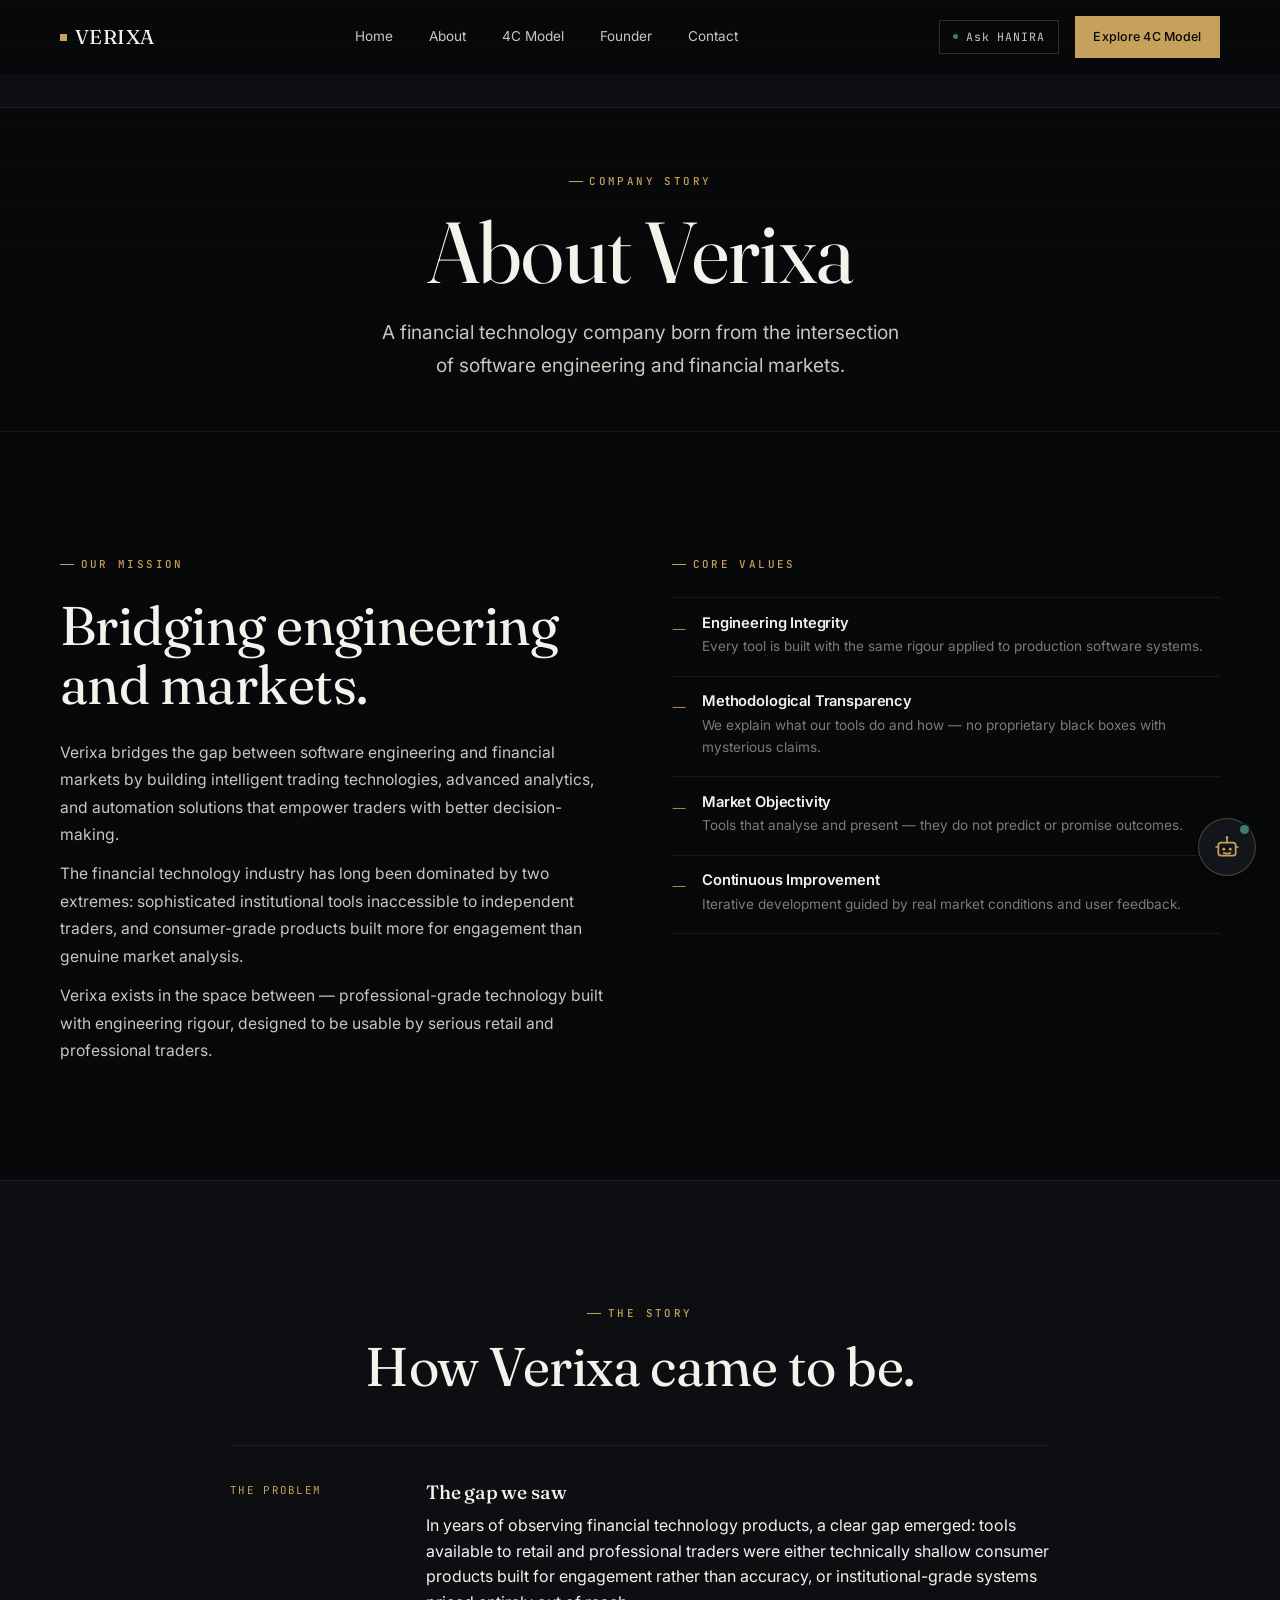
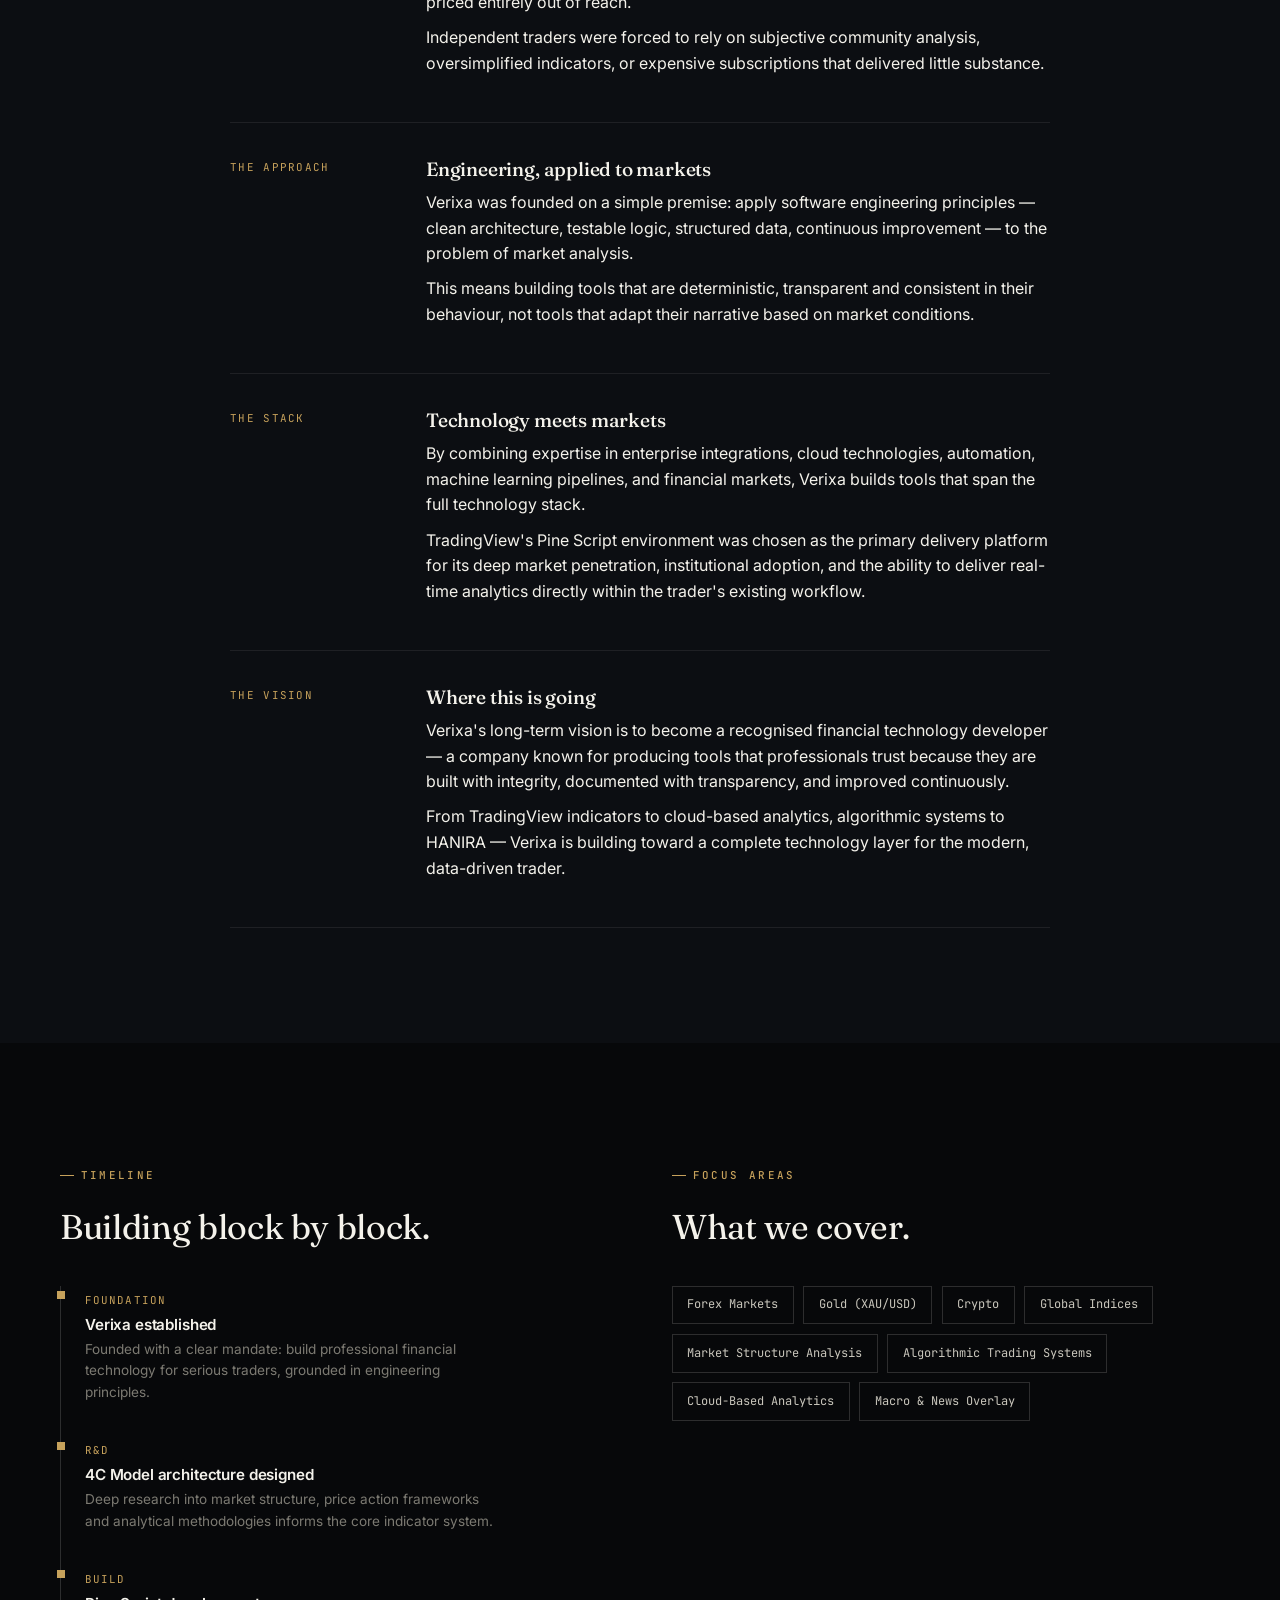
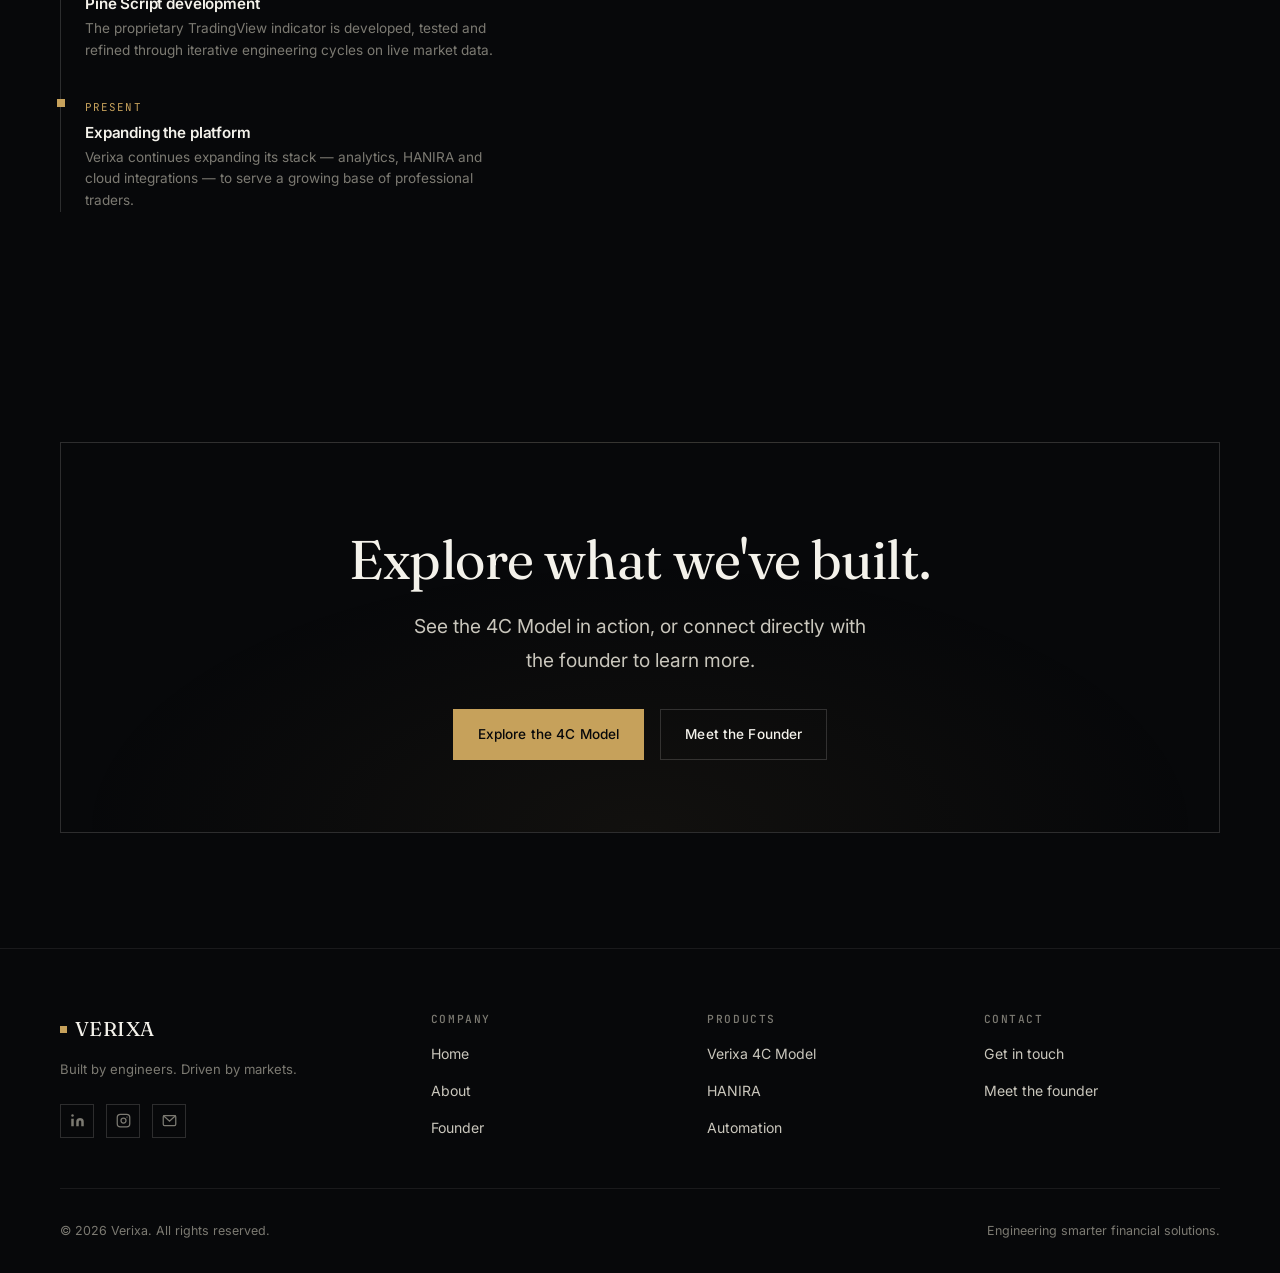
<file: about.html>
<!DOCTYPE html>
<html lang="en">
<head>
<meta charset="UTF-8"/>
<meta name="viewport" content="width=device-width, initial-scale=1.0"/>
<title>About — Verixa | Engineering Meets Markets</title>
<meta name="description" content="How Verixa combines software engineering discipline with market intelligence to build the Verixa 4C Model, analytics, and HANIRA."/>
<link rel="icon" type="image/x-icon" href="favicon.ico"/>
<link rel="icon" type="image/svg+xml" href="favicon.svg"/>
<link rel="icon" type="image/png" sizes="32x32" href="favicon.png"/>
<link rel="apple-touch-icon" sizes="180x180" href="apple-touch-icon.png"/>
<meta name="theme-color" content="#07080a"/>
<link rel="preconnect" href="https://fonts.googleapis.com"/>
<link rel="preconnect" href="https://fonts.gstatic.com" crossorigin/>
<link rel="stylesheet" href="styles.css"/>
</head>
<body>

<nav id="navbar">
  <div class="nav-inner">
    <a href="index.html" class="nav-logo"><span class="mark"></span>VERIXA</a>
    <ul class="nav-links">
      <li><a href="index.html">Home</a></li>
      <li><a href="about.html">About</a></li>
      <li><a href="indicator.html">4C Model</a></li>
      <li><a href="founder.html">Founder</a></li>
      <li><a href="contact.html">Contact</a></li>
    </ul>
    <div class="nav-actions">
      <a href="ai-agent.html" class="nav-hanira"><span class="pulse"></span>Ask HANIRA</a>
      <a href="indicator.html" class="btn btn-gold btn-sm">Explore 4C Model</a>
      <button class="nav-hamburger" id="hamburger" aria-label="Toggle menu" aria-expanded="false"><span></span><span></span><span></span></button>
    </div>
  </div>
</nav>
<div class="ticker-rail" aria-hidden="true">
  <div class="ticker-track" id="tickerTrack">
    <span class="ticker-item"><span class="sym">XAUUSD</span> <span class="data">—</span></span>
    <span class="ticker-item"><span class="sym">BTC</span> <span class="data">—</span></span>
    <span class="ticker-item"><span class="sym">EURUSD</span> <span class="data">—</span></span>
    <span class="ticker-item"><span class="sym">ETH</span> <span class="data">—</span></span>
    <span class="ticker-item"><span class="sym">DXY</span> <span class="data">—</span></span>
    <span class="ticker-item"><span class="sym">SPX500</span> <span class="data">—</span></span>
  </div>
</div>
<div class="mobile-menu" id="mobile-menu">
  <ul>
    <li><a href="index.html">Home</a></li>
    <li><a href="about.html">About</a></li>
    <li><a href="indicator.html">4C Model</a></li>
    <li><a href="founder.html">Founder</a></li>
    <li><a href="contact.html">Contact</a></li>
    <li><a href="ai-agent.html">Ask HANIRA</a></li>
  </ul>
  <div class="mobile-cta">
    <a href="indicator.html" class="btn btn-gold">Explore 4C Model</a>
    <a href="founder.html" class="btn btn-line">Contact Founder</a>
  </div>
</div>

<section class="page-hero">
  <div class="container">
    <span class="eyebrow" style="justify-content:center;">Company Story</span>
    <h1 class="display-1">About Verixa</h1>
    <p class="lede">A financial technology company born from the intersection of software engineering and financial markets.</p>
  </div>
</section>

<!-- MISSION -->
<section class="section">
  <div class="container">
    <div class="grid-2 align-start">
      <div class="reveal">
        <span class="eyebrow">Our Mission</span>
        <h2 class="display-2 mt-2">Bridging engineering and markets.</h2>
        <p class="body mt-2">Verixa bridges the gap between software engineering and financial markets by building intelligent trading technologies, advanced analytics, and automation solutions that empower traders with better decision-making.</p>
        <p class="body mt-1">The financial technology industry has long been dominated by two extremes: sophisticated institutional tools inaccessible to independent traders, and consumer-grade products built more for engagement than genuine market analysis.</p>
        <p class="body mt-1">Verixa exists in the space between — professional-grade technology built with engineering rigour, designed to be usable by serious retail and professional traders.</p>
      </div>
      <div class="reveal" style="transition-delay:0.1s">
        <span class="eyebrow">Core Values</span>
        <div class="value-list mt-2">
          <div class="value-row"><span class="mark">—</span><div><h4>Engineering Integrity</h4><p>Every tool is built with the same rigour applied to production software systems.</p></div></div>
          <div class="value-row"><span class="mark">—</span><div><h4>Methodological Transparency</h4><p>We explain what our tools do and how — no proprietary black boxes with mysterious claims.</p></div></div>
          <div class="value-row"><span class="mark">—</span><div><h4>Market Objectivity</h4><p>Tools that analyse and present — they do not predict or promise outcomes.</p></div></div>
          <div class="value-row"><span class="mark">—</span><div><h4>Continuous Improvement</h4><p>Iterative development guided by real market conditions and user feedback.</p></div></div>
        </div>
      </div>
    </div>
  </div>
</section>

<!-- STORY -->
<section class="section hairline" style="background:var(--panel);">
  <div class="container">
    <div class="section-head center reveal">
      <span class="eyebrow" style="justify-content:center;">The Story</span>
      <h2 class="display-2">How Verixa came to be.</h2>
    </div>
    <div class="story-list">
      <div class="story-row reveal">
        <span class="tag">The Problem</span>
        <div>
          <h3>The gap we saw</h3>
          <p>In years of observing financial technology products, a clear gap emerged: tools available to retail and professional traders were either technically shallow consumer products built for engagement rather than accuracy, or institutional-grade systems priced entirely out of reach.</p>
          <p>Independent traders were forced to rely on subjective community analysis, oversimplified indicators, or expensive subscriptions that delivered little substance.</p>
        </div>
      </div>
      <div class="story-row reveal">
        <span class="tag">The Approach</span>
        <div>
          <h3>Engineering, applied to markets</h3>
          <p>Verixa was founded on a simple premise: apply software engineering principles — clean architecture, testable logic, structured data, continuous improvement — to the problem of market analysis.</p>
          <p>This means building tools that are deterministic, transparent and consistent in their behaviour, not tools that adapt their narrative based on market conditions.</p>
        </div>
      </div>
      <div class="story-row reveal">
        <span class="tag">The Stack</span>
        <div>
          <h3>Technology meets markets</h3>
          <p>By combining expertise in enterprise integrations, cloud technologies, automation, machine learning pipelines, and financial markets, Verixa builds tools that span the full technology stack.</p>
          <p>TradingView's Pine Script environment was chosen as the primary delivery platform for its deep market penetration, institutional adoption, and the ability to deliver real-time analytics directly within the trader's existing workflow.</p>
        </div>
      </div>
      <div class="story-row reveal">
        <span class="tag">The Vision</span>
        <div>
          <h3>Where this is going</h3>
          <p>Verixa's long-term vision is to become a recognised financial technology developer — a company known for producing tools that professionals trust because they are built with integrity, documented with transparency, and improved continuously.</p>
          <p>From TradingView indicators to cloud-based analytics, algorithmic systems to HANIRA — Verixa is building toward a complete technology layer for the modern, data-driven trader.</p>
        </div>
      </div>
    </div>
  </div>
</section>

<!-- TIMELINE + FOCUS -->
<section class="section">
  <div class="container">
    <div class="grid-2 align-start">
      <div class="reveal">
        <span class="eyebrow">Timeline</span>
        <h2 class="display-2 mt-2" style="font-size:clamp(1.5rem,3.4vw,2.15rem);">Building block by block.</h2>
        <div class="timeline mt-3">
          <div class="timeline-item"><span class="timeline-tag">Foundation</span><h4>Verixa established</h4><p>Founded with a clear mandate: build professional financial technology for serious traders, grounded in engineering principles.</p></div>
          <div class="timeline-item"><span class="timeline-tag">R&amp;D</span><h4>4C Model architecture designed</h4><p>Deep research into market structure, price action frameworks and analytical methodologies informs the core indicator system.</p></div>
          <div class="timeline-item"><span class="timeline-tag">Build</span><h4>Pine Script development</h4><p>The proprietary TradingView indicator is developed, tested and refined through iterative engineering cycles on live market data.</p></div>
          <div class="timeline-item"><span class="timeline-tag">Present</span><h4>Expanding the platform</h4><p>Verixa continues expanding its stack — analytics, HANIRA and cloud integrations — to serve a growing base of professional traders.</p></div>
        </div>
      </div>
      <div class="reveal" style="transition-delay:0.1s">
        <span class="eyebrow">Focus Areas</span>
        <h2 class="display-2 mt-2" style="font-size:clamp(1.5rem,3.4vw,2.15rem);">What we cover.</h2>
        <div class="chip-row mt-3">
          <span class="chip">Forex Markets</span>
          <span class="chip">Gold (XAU/USD)</span>
          <span class="chip">Crypto</span>
          <span class="chip">Global Indices</span>
          <span class="chip">Market Structure Analysis</span>
          <span class="chip">Algorithmic Trading Systems</span>
          <span class="chip">Cloud-Based Analytics</span>
          <span class="chip">Macro &amp; News Overlay</span>
        </div>
      </div>
    </div>
  </div>
</section>

<!-- CTA -->
<section class="section">
  <div class="container">
    <div class="cta-band reveal">
      <h2 class="display-2">Explore what we've built.</h2>
      <p class="lede" style="max-width:480px; margin:0 auto;">See the 4C Model in action, or connect directly with the founder to learn more.</p>
      <div class="btn-row">
        <a href="indicator.html" class="btn btn-gold">Explore the 4C Model</a>
        <a href="founder.html" class="btn btn-line">Meet the Founder</a>
      </div>
    </div>
  </div>
</section>

<footer>
  <div class="container">
    <div class="footer-grid">
      <div class="footer-brand">
        <a href="index.html" class="nav-logo"><span class="mark"></span>VERIXA</a>
        <p class="small">Built by engineers. Driven by markets.</p>
        <div class="footer-socials">
          <a href="https://www.linkedin.com/in/mohamedhanas" target="_blank" rel="noopener" class="footer-social-btn" aria-label="LinkedIn"><svg width="15" height="15" viewBox="0 0 24 24" fill="currentColor"><path d="M16 8a6 6 0 0 1 6 6v7h-4v-7a2 2 0 0 0-2-2 2 2 0 0 0-2 2v7h-4v-7a6 6 0 0 1 6-6zM2 9h4v12H2z"/><circle cx="4" cy="4" r="2"/></svg></a>
          <a href="https://www.instagram.com/verixafinance" target="_blank" rel="noopener" class="footer-social-btn" aria-label="Instagram"><svg width="15" height="15" viewBox="0 0 24 24" fill="none" stroke="currentColor" stroke-width="2" stroke-linecap="round" stroke-linejoin="round"><rect x="2" y="2" width="20" height="20" rx="5" ry="5"/><circle cx="12" cy="12" r="4"/><circle cx="17.5" cy="6.5" r="1" fill="currentColor" stroke="none"/></svg></a>
          <a href="mailto:mohamedhanaskkl@gmail.com" class="footer-social-btn" aria-label="Email"><svg width="15" height="15" viewBox="0 0 24 24" fill="none" stroke="currentColor" stroke-width="2"><rect x="2" y="4" width="20" height="16" rx="2"/><polyline points="2,4 12,13 22,4"/></svg></a>
        </div>
      </div>
      <div class="footer-col"><h4>Company</h4><ul><li><a href="index.html">Home</a></li><li><a href="about.html">About</a></li><li><a href="founder.html">Founder</a></li></ul></div>
      <div class="footer-col"><h4>Products</h4><ul><li><a href="indicator.html">Verixa 4C Model</a></li><li><a href="ai-agent.html">HANIRA</a></li><li><a href="indicator.html">Automation</a></li></ul></div>
      <div class="footer-col"><h4>Contact</h4><ul><li><a href="contact.html">Get in touch</a></li><li><a href="founder.html">Meet the founder</a></li></ul></div>
    </div>
    <div class="footer-bottom"><span>© 2026 Verixa. All rights reserved.</span><span>Engineering smarter financial solutions.</span></div>
  </div>
</footer>

<script src="script.js"></script>
<script src="hanira-engine.js"></script>
<script src="hanira-widget.js"></script>
</body>
</html>
</file>
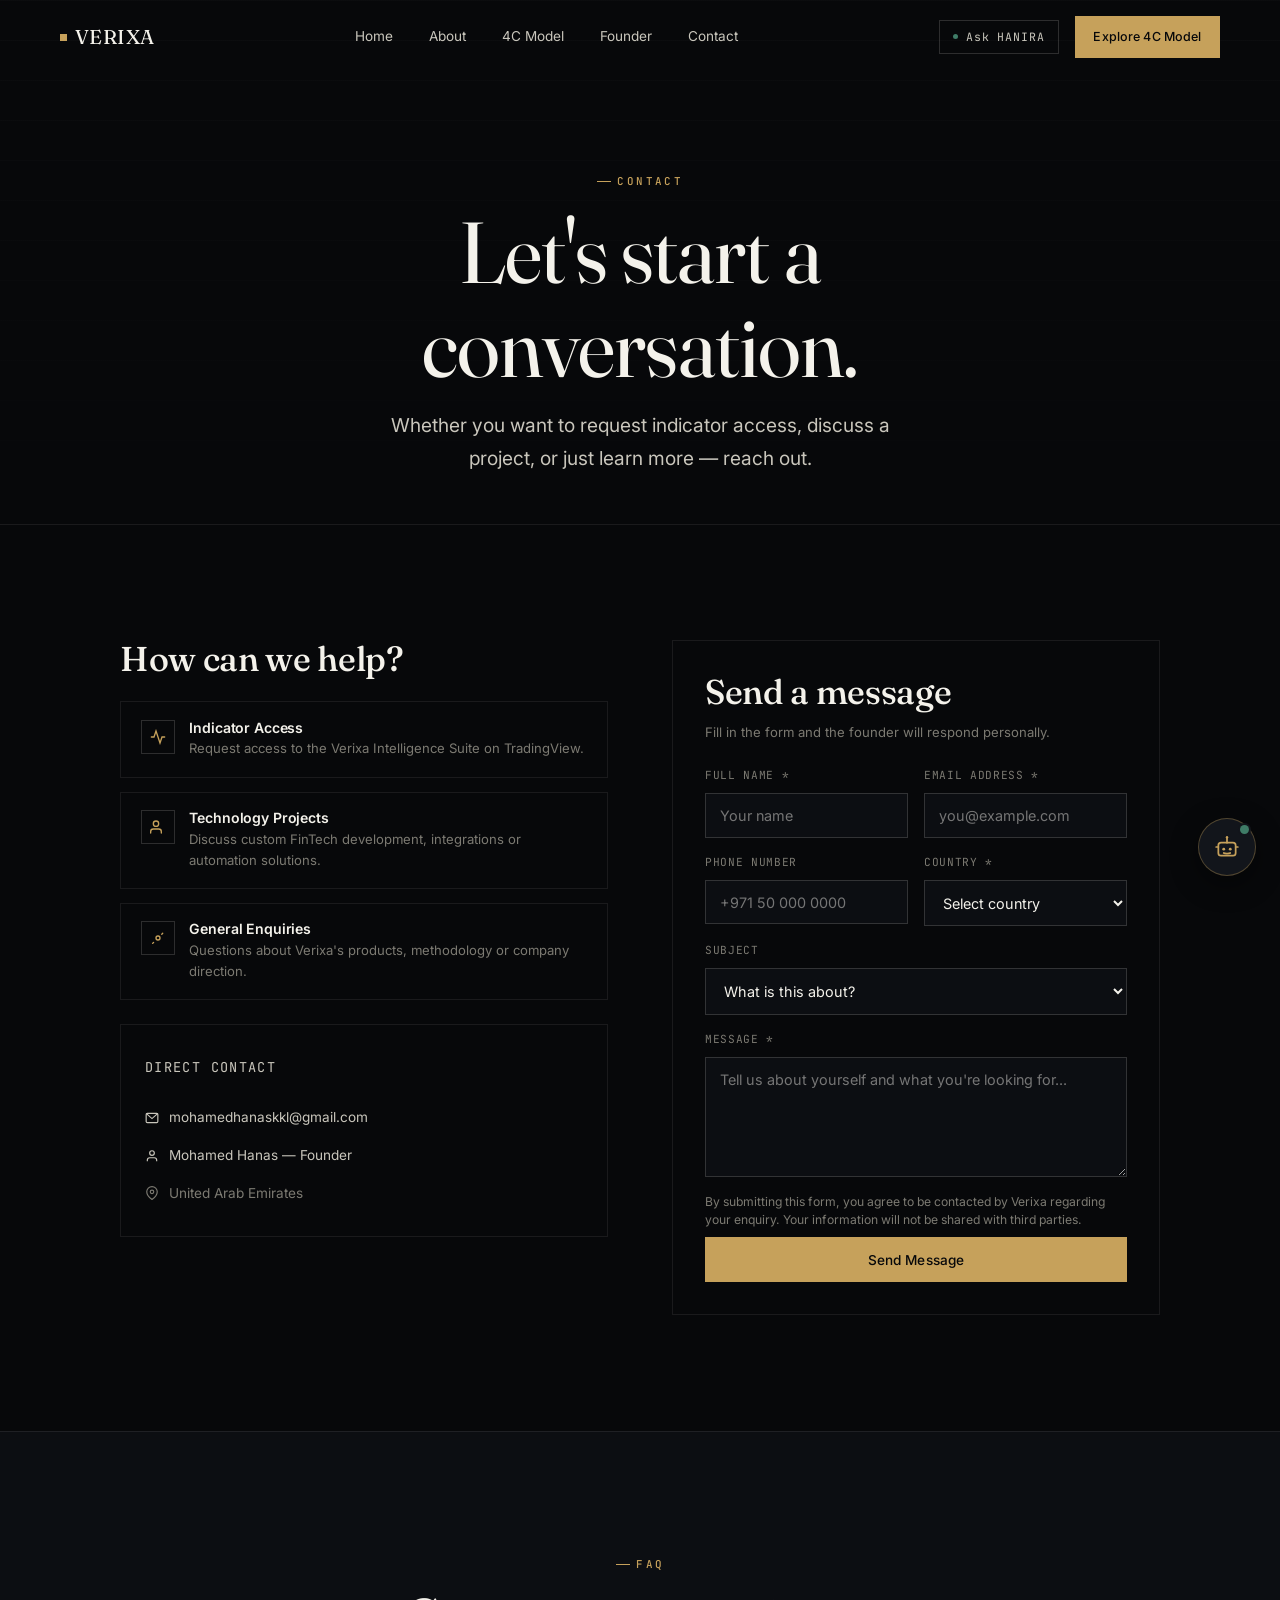
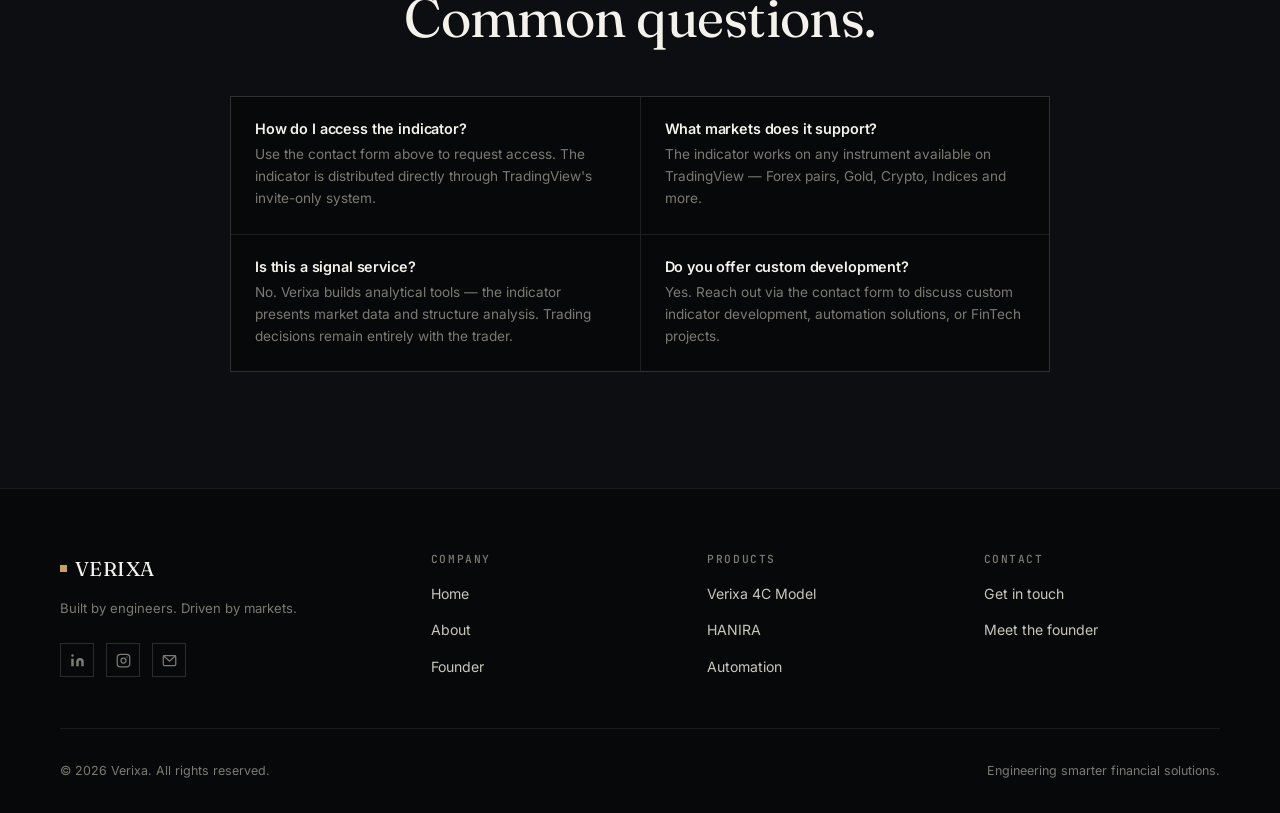
<file: contact.html>
<!DOCTYPE html>
<html lang="en">
<head>
<meta charset="UTF-8"/>
<meta name="viewport" content="width=device-width, initial-scale=1.0"/>
<title>Contact — Verixa | Get in Touch</title>
<meta name="description" content="Get in touch with Verixa. Request indicator access, discuss partnerships, or connect directly with the founder Mohamed Hanas."/>
<link rel="icon" type="image/x-icon" href="favicon.ico"/>
<link rel="icon" type="image/svg+xml" href="favicon.svg"/>
<link rel="icon" type="image/png" sizes="32x32" href="favicon.png"/>
<link rel="apple-touch-icon" sizes="180x180" href="apple-touch-icon.png"/>
<meta name="theme-color" content="#07080a"/>
<link rel="preconnect" href="https://fonts.googleapis.com"/>
<link rel="preconnect" href="https://fonts.gstatic.com" crossorigin/>
<link rel="stylesheet" href="styles.css"/>
</head>
<body>

<nav id="navbar">
  <div class="nav-inner">
    <a href="index.html" class="nav-logo"><span class="mark"></span>VERIXA</a>
    <ul class="nav-links">
      <li><a href="index.html">Home</a></li>
      <li><a href="about.html">About</a></li>
      <li><a href="indicator.html">4C Model</a></li>
      <li><a href="founder.html">Founder</a></li>
      <li><a href="contact.html">Contact</a></li>
    </ul>
    <div class="nav-actions">
      <a href="ai-agent.html" class="nav-hanira"><span class="pulse"></span>Ask HANIRA</a>
      <a href="indicator.html" class="btn btn-gold btn-sm">Explore 4C Model</a>
      <button class="nav-hamburger" id="hamburger" aria-label="Toggle menu" aria-expanded="false"><span></span><span></span><span></span></button>
    </div>
  </div>
</nav>
<div class="mobile-menu" id="mobile-menu">
  <ul>
    <li><a href="index.html">Home</a></li>
    <li><a href="about.html">About</a></li>
    <li><a href="indicator.html">4C Model</a></li>
    <li><a href="founder.html">Founder</a></li>
    <li><a href="contact.html">Contact</a></li>
    <li><a href="ai-agent.html">Ask HANIRA</a></li>
  </ul>
  <div class="mobile-cta">
    <a href="indicator.html" class="btn btn-gold">Explore 4C Model</a>
    <a href="founder.html" class="btn btn-line">Meet the Founder</a>
  </div>
</div>

<section class="page-hero">
  <div class="container">
    <span class="eyebrow" style="justify-content:center;">Contact</span>
    <h1 class="display-1">Let's start a conversation.</h1>
    <p class="lede">Whether you want to request indicator access, discuss a project, or just learn more — reach out.</p>
  </div>
</section>

<section class="section">
  <div class="container">
    <div class="grid-2 align-start" style="max-width:1040px; margin:0 auto;">

      <!-- LEFT: INFO -->
      <div class="reveal">
        <h2 class="display-3">How can we help?</h2>
        <div style="display:flex; flex-direction:column; gap:0.85rem; margin:1.5rem 0;">
          <div class="contact-info-card">
            <div class="ico"><svg width="16" height="16" viewBox="0 0 24 24" fill="none" stroke="currentColor" stroke-width="2" stroke-linecap="round"><polyline points="22 12 18 12 15 21 9 3 6 12 2 12"/></svg></div>
            <div><h4>Indicator Access</h4><p>Request access to the Verixa Intelligence Suite on TradingView.</p></div>
          </div>
          <div class="contact-info-card">
            <div class="ico"><svg width="16" height="16" viewBox="0 0 24 24" fill="none" stroke="currentColor" stroke-width="2" stroke-linecap="round"><path d="M17 21v-2a4 4 0 0 0-4-4H5a4 4 0 0 0-4 4v2"/><circle cx="9" cy="7" r="4"/></svg></div>
            <div><h4>Technology Projects</h4><p>Discuss custom FinTech development, integrations or automation solutions.</p></div>
          </div>
          <div class="contact-info-card">
            <div class="ico"><svg width="16" height="16" viewBox="0 0 24 24" fill="none" stroke="currentColor" stroke-width="2" stroke-linecap="round"><circle cx="12" cy="12" r="3"/><path d="M19.07 4.93l-1.41 1.41M5.34 18.66l-1.41 1.41"/></svg></div>
            <div><h4>General Enquiries</h4><p>Questions about Verixa's products, methodology or company direction.</p></div>
          </div>
        </div>
        <div class="direct-contact">
          <div class="block-label">Direct Contact</div>
          <a href="mailto:mohamedhanaskkl@gmail.com"><svg width="14" height="14" viewBox="0 0 24 24" fill="none" stroke="currentColor" stroke-width="2"><rect x="2" y="4" width="20" height="16" rx="2"/><polyline points="2,4 12,13 22,4"/></svg>mohamedhanaskkl@gmail.com</a>
          <a href="founder.html"><svg width="14" height="14" viewBox="0 0 24 24" fill="none" stroke="currentColor" stroke-width="2"><path d="M20 21v-2a4 4 0 0 0-4-4H8a4 4 0 0 0-4 4v2"/><circle cx="12" cy="7" r="4"/></svg>Mohamed Hanas — Founder</a>
          <div style="color:var(--ivory-faint);"><svg width="14" height="14" viewBox="0 0 24 24" fill="none" stroke="currentColor" stroke-width="2"><path d="M21 10c0 7-9 13-9 13s-9-6-9-13a9 9 0 0 1 18 0z"/><circle cx="12" cy="10" r="3"/></svg>United Arab Emirates</div>
        </div>
      </div>

      <!-- RIGHT: FORM -->
      <div class="reveal" style="transition-delay:0.1s">
        <div class="form-card">
          <h2 class="display-3">Send a message</h2>
          <p class="small mt-1" style="margin-bottom:1.5rem;">Fill in the form and the founder will respond personally.</p>
          <form id="contact-form">
            <div class="form-row">
              <div class="form-group"><label class="form-label" for="fullname">Full Name *</label><input class="form-input" type="text" id="fullname" name="fullname" placeholder="Your name" required/></div>
              <div class="form-group"><label class="form-label" for="email">Email Address *</label><input class="form-input" type="email" id="email" name="email" placeholder="you@example.com" required/></div>
            </div>
            <div class="form-row">
              <div class="form-group"><label class="form-label" for="phone">Phone Number</label><input class="form-input" type="tel" id="phone" name="phone" placeholder="+971 50 000 0000"/></div>
              <div class="form-group">
                <label class="form-label" for="country">Country *</label>
                <select class="form-select" id="country" name="country" required>
                  <option value="" disabled selected>Select country</option>
                  <option>United Arab Emirates</option><option>Saudi Arabia</option><option>United States</option><option>United Kingdom</option><option>India</option><option>Pakistan</option><option>Egypt</option><option>Kuwait</option><option>Qatar</option><option>Bahrain</option><option>Oman</option><option>Jordan</option><option>Germany</option><option>Australia</option><option>Canada</option><option>Singapore</option><option>Malaysia</option><option>Nigeria</option><option>South Africa</option><option>Other</option>
                </select>
              </div>
            </div>
            <div class="form-group">
              <label class="form-label" for="subject">Subject</label>
              <select class="form-select" id="subject" name="subject">
                <option value="" disabled selected>What is this about?</option>
                <option>Indicator Access Request</option><option>Technology Development Enquiry</option><option>Partnership Discussion</option><option>General Question</option><option>Other</option>
              </select>
            </div>
            <div class="form-group"><label class="form-label" for="message">Message *</label><textarea class="form-textarea" id="message" name="message" placeholder="Tell us about yourself and what you're looking for..." required></textarea></div>
            <p class="form-note">By submitting this form, you agree to be contacted by Verixa regarding your enquiry. Your information will not be shared with third parties.</p>
            <button type="submit" class="btn btn-gold" style="width:100%; margin-top:0.5rem;">Send Message</button>
          </form>
          <div class="success-card" id="success-msg">
            <div class="mark">✓</div>
            <h3 style="font-family:var(--serif); font-size:1.2rem; margin-bottom:0.5rem;">Message sent</h3>
            <p class="small">Thank you for reaching out. The founder will respond personally — typically within one business day.</p>
          </div>
        </div>
      </div>
    </div>
  </div>
</section>

<!-- FAQ -->
<section class="section hairline" style="background:var(--panel);">
  <div class="container">
    <div class="section-head center reveal">
      <span class="eyebrow" style="justify-content:center;">FAQ</span>
      <h2 class="display-2">Common questions.</h2>
    </div>
    <div class="faq-grid" style="max-width:820px; margin:0 auto;">
      <div class="faq-item reveal"><h4>How do I access the indicator?</h4><p>Use the contact form above to request access. The indicator is distributed directly through TradingView's invite-only system.</p></div>
      <div class="faq-item reveal"><h4>What markets does it support?</h4><p>The indicator works on any instrument available on TradingView — Forex pairs, Gold, Crypto, Indices and more.</p></div>
      <div class="faq-item reveal"><h4>Is this a signal service?</h4><p>No. Verixa builds analytical tools — the indicator presents market data and structure analysis. Trading decisions remain entirely with the trader.</p></div>
      <div class="faq-item reveal"><h4>Do you offer custom development?</h4><p>Yes. Reach out via the contact form to discuss custom indicator development, automation solutions, or FinTech projects.</p></div>
    </div>
  </div>
</section>

<footer>
  <div class="container">
    <div class="footer-grid">
      <div class="footer-brand">
        <a href="index.html" class="nav-logo"><span class="mark"></span>VERIXA</a>
        <p class="small">Built by engineers. Driven by markets.</p>
        <div class="footer-socials">
          <a href="https://www.linkedin.com/in/mohamedhanas" target="_blank" rel="noopener" class="footer-social-btn" aria-label="LinkedIn"><svg width="15" height="15" viewBox="0 0 24 24" fill="currentColor"><path d="M16 8a6 6 0 0 1 6 6v7h-4v-7a2 2 0 0 0-2-2 2 2 0 0 0-2 2v7h-4v-7a6 6 0 0 1 6-6zM2 9h4v12H2z"/><circle cx="4" cy="4" r="2"/></svg></a>
          <a href="https://www.instagram.com/verixafinance" target="_blank" rel="noopener" class="footer-social-btn" aria-label="Instagram"><svg width="15" height="15" viewBox="0 0 24 24" fill="none" stroke="currentColor" stroke-width="2" stroke-linecap="round" stroke-linejoin="round"><rect x="2" y="2" width="20" height="20" rx="5" ry="5"/><circle cx="12" cy="12" r="4"/><circle cx="17.5" cy="6.5" r="1" fill="currentColor" stroke="none"/></svg></a>
          <a href="mailto:mohamedhanaskkl@gmail.com" class="footer-social-btn" aria-label="Email"><svg width="15" height="15" viewBox="0 0 24 24" fill="none" stroke="currentColor" stroke-width="2"><rect x="2" y="4" width="20" height="16" rx="2"/><polyline points="2,4 12,13 22,4"/></svg></a>
        </div>
      </div>
      <div class="footer-col"><h4>Company</h4><ul><li><a href="index.html">Home</a></li><li><a href="about.html">About</a></li><li><a href="founder.html">Founder</a></li></ul></div>
      <div class="footer-col"><h4>Products</h4><ul><li><a href="indicator.html">Verixa 4C Model</a></li><li><a href="ai-agent.html">HANIRA</a></li><li><a href="indicator.html">Automation</a></li></ul></div>
      <div class="footer-col"><h4>Contact</h4><ul><li><a href="contact.html">Get in touch</a></li><li><a href="founder.html">Meet the founder</a></li></ul></div>
    </div>
    <div class="footer-bottom"><span>© 2026 Verixa. All rights reserved.</span><span>Engineering smarter financial solutions.</span></div>
  </div>
</footer>

<script src="script.js"></script>
<script src="hanira-engine.js"></script>
<script src="hanira-widget.js"></script>
</body>
</html>
</file>
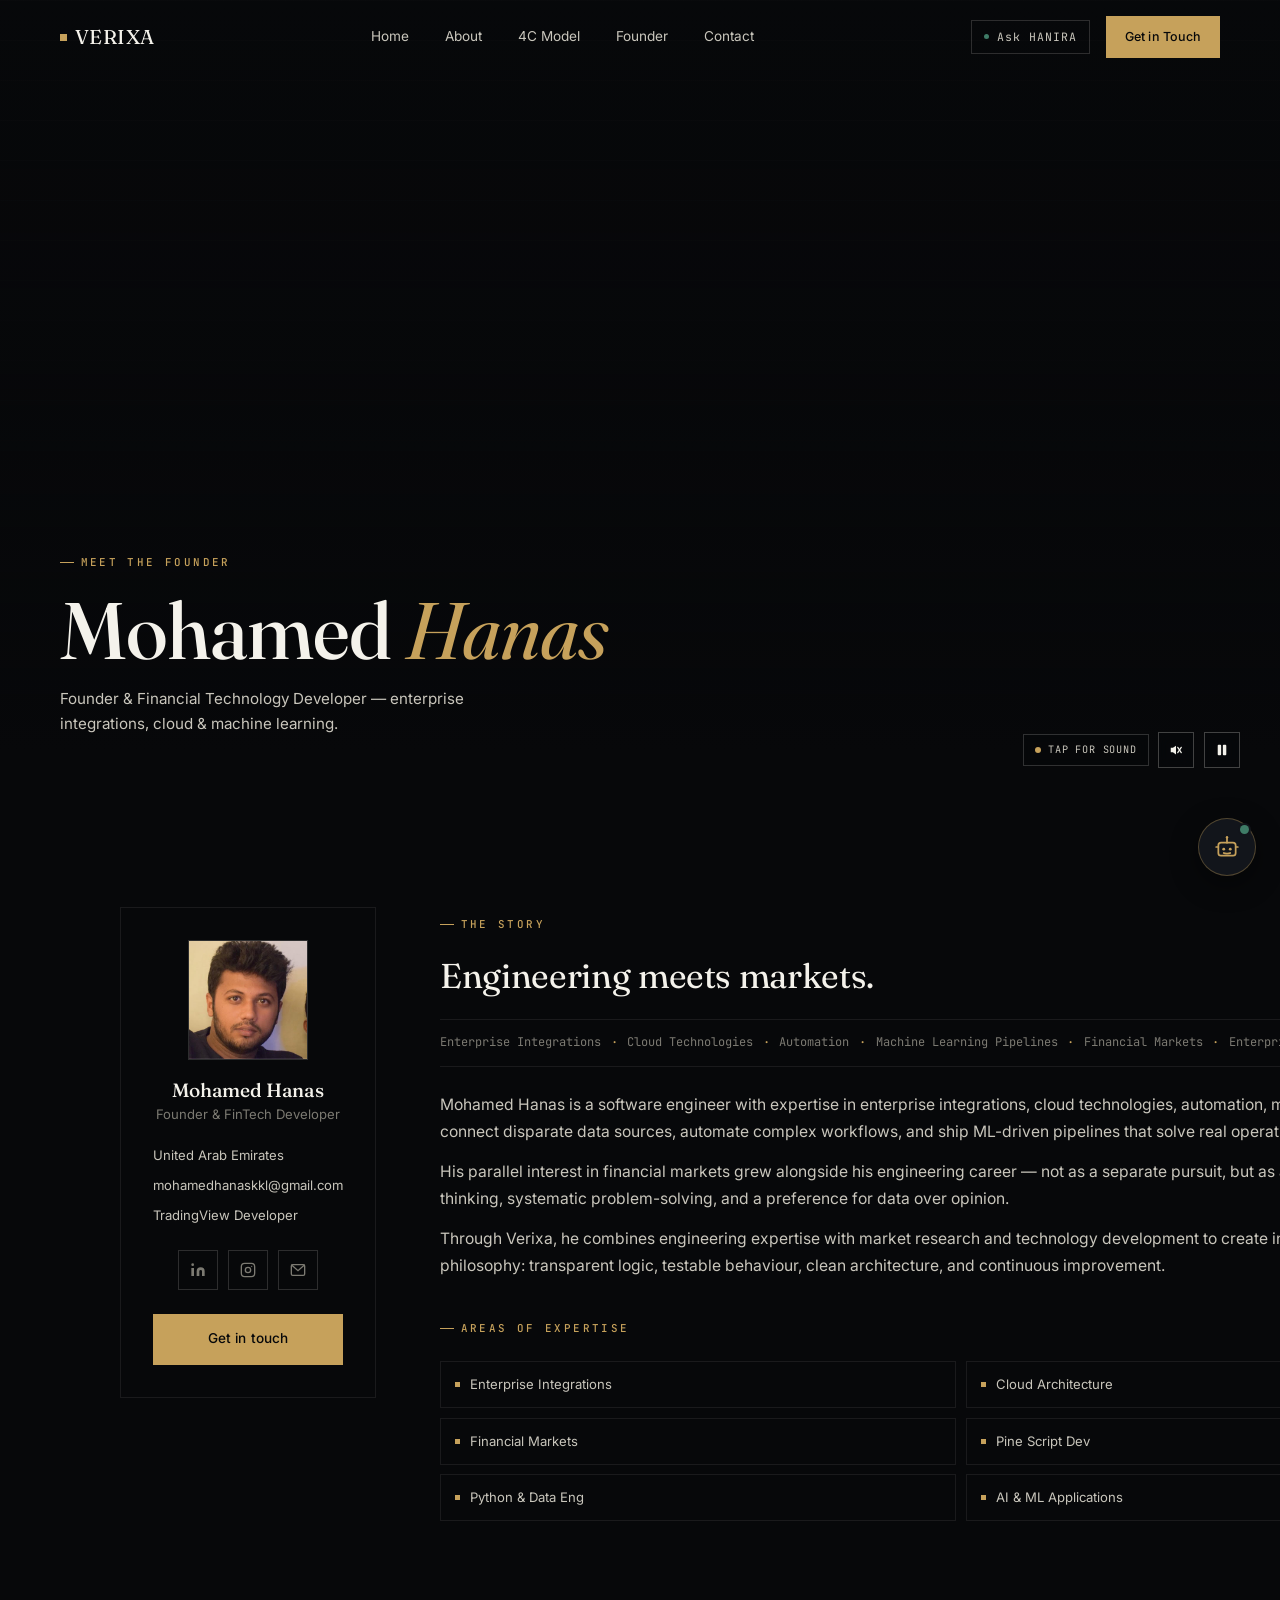
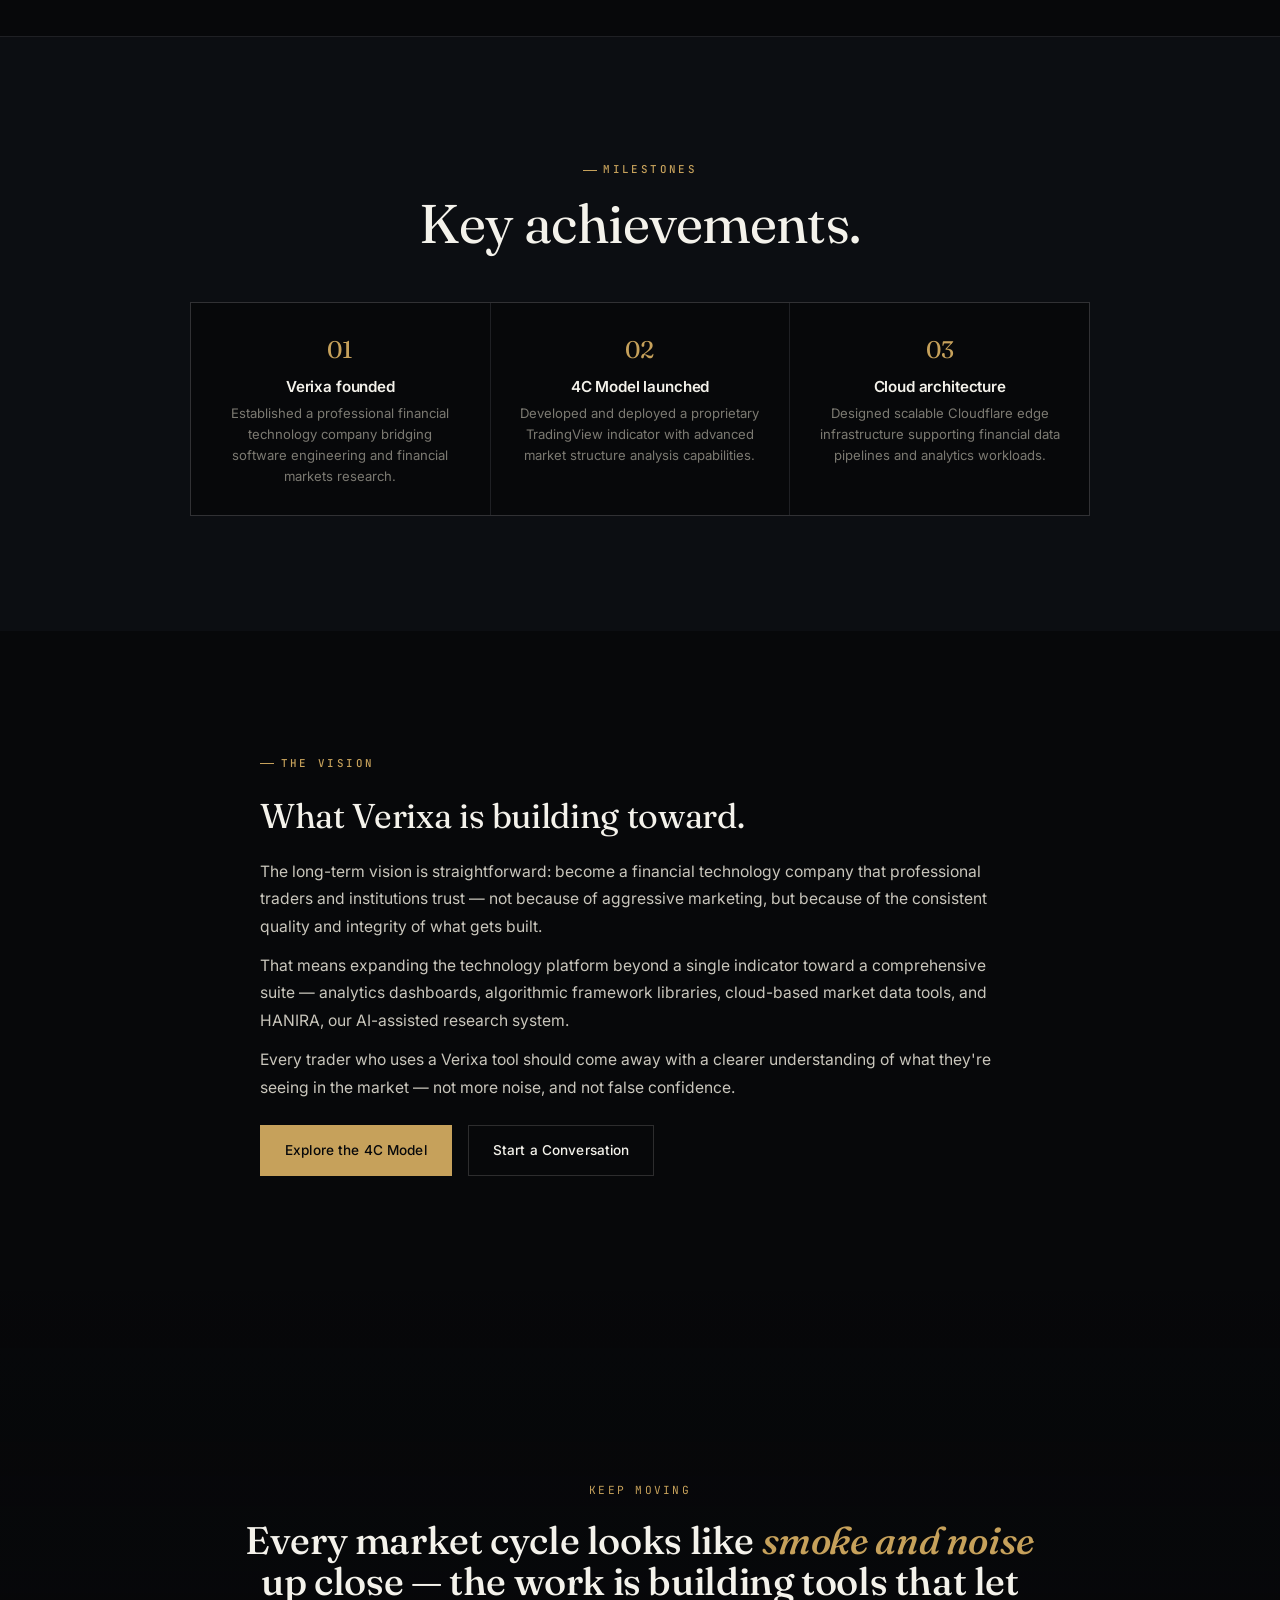
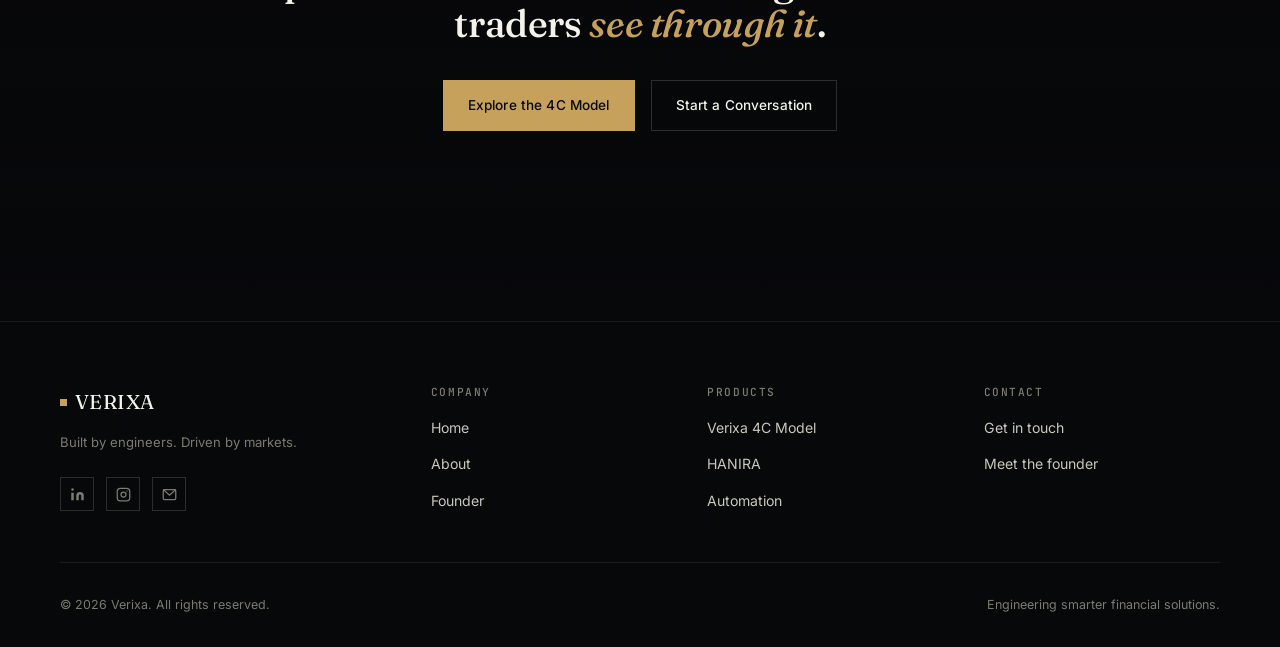
<file: founder.html>
<!DOCTYPE html>
<html lang="en">
<head>
<meta charset="UTF-8"/>
<meta name="viewport" content="width=device-width, initial-scale=1.0"/>
<title>Meet the Founder — Mohamed Hanas | Verixa</title>
<meta name="description" content="Mohamed Hanas — Founder & Financial Technology Developer at Verixa. Enterprise integrations, cloud technologies, automation, machine learning pipelines, and financial markets."/>
<link rel="icon" type="image/x-icon" href="favicon.ico"/>
<link rel="icon" type="image/svg+xml" href="favicon.svg"/>
<link rel="icon" type="image/png" sizes="32x32" href="favicon.png"/>
<link rel="apple-touch-icon" sizes="180x180" href="apple-touch-icon.png"/>
<meta name="theme-color" content="#07080a"/>
<link rel="preconnect" href="https://fonts.googleapis.com"/>
<link rel="preconnect" href="https://fonts.gstatic.com" crossorigin/>
<link rel="stylesheet" href="styles.css"/>
</head>
<body>

<nav id="navbar">
  <div class="nav-inner">
    <a href="index.html" class="nav-logo"><span class="mark"></span>VERIXA</a>
    <ul class="nav-links">
      <li><a href="index.html">Home</a></li>
      <li><a href="about.html">About</a></li>
      <li><a href="indicator.html">4C Model</a></li>
      <li><a href="founder.html">Founder</a></li>
      <li><a href="contact.html">Contact</a></li>
    </ul>
    <div class="nav-actions">
      <a href="ai-agent.html" class="nav-hanira"><span class="pulse"></span>Ask HANIRA</a>
      <a href="contact.html" class="btn btn-gold btn-sm">Get in Touch</a>
      <button class="nav-hamburger" id="hamburger" aria-label="Toggle menu" aria-expanded="false"><span></span><span></span><span></span></button>
    </div>
  </div>
</nav>
<div class="mobile-menu" id="mobile-menu">
  <ul>
    <li><a href="index.html">Home</a></li>
    <li><a href="about.html">About</a></li>
    <li><a href="indicator.html">4C Model</a></li>
    <li><a href="founder.html">Founder</a></li>
    <li><a href="contact.html">Contact</a></li>
    <li><a href="ai-agent.html">Ask HANIRA</a></li>
  </ul>
  <div class="mobile-cta">
    <a href="contact.html" class="btn btn-gold">Get in touch</a>
    <a href="indicator.html" class="btn btn-line">Explore 4C Model</a>
  </div>
</div>

<!-- CINEMATIC VIDEO HERO -->
<section class="cine-hero" id="cine-hero">
  <video id="cineVideo" src="founder-intro.mp4" autoplay muted loop playsinline></video>
  <div class="cine-overlay"></div>
  <div class="cine-hero-content">
    <span class="eyebrow">Meet the Founder</span>
    <h1>Mohamed <em>Hanas</em></h1>
    <p class="role">Founder &amp; Financial Technology Developer — enterprise integrations, cloud &amp; machine learning.</p>
  </div>
  <div class="cine-controls">
    <span class="cine-sound-hint" id="cineSoundHint">Tap for sound</span>
    <button class="cine-btn" id="cineMuteBtn" aria-label="Toggle sound">
      <svg id="cineMuteIcon" width="14" height="14" viewBox="0 0 16 16" fill="none" stroke="currentColor" stroke-width="1.4" stroke-linecap="round"><path d="M2 5.5h2.5L8 3v10l-3.5-2.5H2V5.5z" fill="currentColor" stroke="none"/><line x1="10" y1="5" x2="14" y2="11"/><line x1="14" y1="5" x2="10" y2="11"/></svg>
    </button>
    <button class="cine-btn" id="cinePlayBtn" aria-label="Toggle play">
      <svg id="cinePlayIcon" width="12" height="12" viewBox="0 0 14 14" fill="currentColor"><rect x="2" y="1" width="4" height="12" rx="1"/><rect x="8" y="1" width="4" height="12" rx="1"/></svg>
    </button>
  </div>
</section>

<!-- PROFILE -->
<section class="section">
  <div class="container">
    <div class="grid-2 align-start" style="max-width:1040px; margin:0 auto;">
      <div class="reveal">
        <div class="profile-card">
          <div class="profile-avatar"><img src="Hanas-website.jpg" alt="Mohamed Hanas"/></div>
          <h2>Mohamed Hanas</h2>
          <p class="small">Founder &amp; FinTech Developer</p>
          <div class="profile-meta">
            <span>United Arab Emirates</span>
            <span>mohamedhanaskkl@gmail.com</span>
            <span>TradingView Developer</span>
          </div>
          <div class="profile-social">
            <a href="https://www.linkedin.com/in/mohamedhanas" target="_blank" rel="noopener" class="footer-social-btn" aria-label="LinkedIn" style="width:40px;height:40px;"><svg width="16" height="16" viewBox="0 0 24 24" fill="currentColor"><path d="M16 8a6 6 0 0 1 6 6v7h-4v-7a2 2 0 0 0-2-2 2 2 0 0 0-2 2v7h-4v-7a6 6 0 0 1 6-6zM2 9h4v12H2z"/><circle cx="4" cy="4" r="2"/></svg></a>
            <a href="https://www.instagram.com/verixafinance" target="_blank" rel="noopener" class="footer-social-btn" aria-label="Instagram" style="width:40px;height:40px;"><svg width="16" height="16" viewBox="0 0 24 24" fill="none" stroke="currentColor" stroke-width="2" stroke-linecap="round" stroke-linejoin="round"><rect x="2" y="2" width="20" height="20" rx="5" ry="5"/><circle cx="12" cy="12" r="4"/><circle cx="17.5" cy="6.5" r="1" fill="currentColor" stroke="none"/></svg></a>
            <a href="mailto:mohamedhanaskkl@gmail.com" class="footer-social-btn" aria-label="Email" style="width:40px;height:40px;"><svg width="16" height="16" viewBox="0 0 24 24" fill="none" stroke="currentColor" stroke-width="2"><rect x="2" y="4" width="20" height="16" rx="2"/><polyline points="2,4 12,13 22,4"/></svg></a>
          </div>
          <a href="contact.html" class="btn btn-gold" style="width:100%;">Get in touch</a>
        </div>
      </div>
      <div class="reveal" style="transition-delay:0.1s">
        <span class="eyebrow">The Story</span>
        <h2 class="display-2 mt-2" style="font-size:clamp(1.5rem,3.4vw,2.15rem);">Engineering meets markets.</h2>
        <div class="marquee-wrap">
          <div class="marquee-track">
            <span class="item">Enterprise Integrations<span class="dot">·</span></span>
            <span class="item">Cloud Technologies<span class="dot">·</span></span>
            <span class="item">Automation<span class="dot">·</span></span>
            <span class="item">Machine Learning Pipelines<span class="dot">·</span></span>
            <span class="item">Financial Markets<span class="dot">·</span></span>
            <span class="item">Enterprise Integrations<span class="dot">·</span></span>
            <span class="item">Cloud Technologies<span class="dot">·</span></span>
            <span class="item">Automation<span class="dot">·</span></span>
            <span class="item">Machine Learning Pipelines<span class="dot">·</span></span>
            <span class="item">Financial Markets<span class="dot">·</span></span>
          </div>
        </div>
        <p class="body mt-2">Mohamed Hanas is a software engineer with expertise in enterprise integrations, cloud technologies, automation, machine learning pipelines, and financial markets. His technical career spans building systems that connect disparate data sources, automate complex workflows, and ship ML-driven pipelines that solve real operational challenges at scale.</p>
        <p class="body mt-1">His parallel interest in financial markets grew alongside his engineering career — not as a separate pursuit, but as a natural extension of the same analytical instincts that drive good software engineering: structured thinking, systematic problem-solving, and a preference for data over opinion.</p>
        <p class="body mt-1">Through Verixa, he combines engineering expertise with market research and technology development to create innovative trading solutions and analytical tools. Every tool Verixa builds reflects the same philosophy: transparent logic, testable behaviour, clean architecture, and continuous improvement.</p>

        <span class="eyebrow mt-3" style="display:inline-flex;">Areas of Expertise</span>
        <div class="expertise-grid mt-2">
          <div class="expertise-item"><span class="dot"></span>Enterprise Integrations</div>
          <div class="expertise-item"><span class="dot"></span>Cloud Architecture</div>
          <div class="expertise-item"><span class="dot"></span>Automation Engineering</div>
          <div class="expertise-item"><span class="dot"></span>Financial Markets</div>
          <div class="expertise-item"><span class="dot"></span>Pine Script Dev</div>
          <div class="expertise-item"><span class="dot"></span>Market Structure</div>
          <div class="expertise-item"><span class="dot"></span>Python &amp; Data Eng</div>
          <div class="expertise-item"><span class="dot"></span>AI &amp; ML Applications</div>
          <div class="expertise-item"><span class="dot"></span>ML Pipelines</div>
        </div>
      </div>
    </div>
  </div>
</section>

<!-- MILESTONES -->
<section class="section hairline" style="background:var(--panel);">
  <div class="container">
    <div class="section-head center reveal">
      <span class="eyebrow" style="justify-content:center;">Milestones</span>
      <h2 class="display-2">Key achievements.</h2>
    </div>
    <div class="milestone-grid">
      <div class="milestone-card reveal"><div class="idx">01</div><h4>Verixa founded</h4><p>Established a professional financial technology company bridging software engineering and financial markets research.</p></div>
      <div class="milestone-card reveal"><div class="idx">02</div><h4>4C Model launched</h4><p>Developed and deployed a proprietary TradingView indicator with advanced market structure analysis capabilities.</p></div>
      <div class="milestone-card reveal"><div class="idx">03</div><h4>Cloud architecture</h4><p>Designed scalable Cloudflare edge infrastructure supporting financial data pipelines and analytics workloads.</p></div>
    </div>
  </div>
</section>

<!-- VISION -->
<section class="section">
  <div class="container">
    <div style="max-width:760px; margin:0 auto;" class="reveal">
      <span class="eyebrow">The Vision</span>
      <h2 class="display-2 mt-2" style="font-size:clamp(1.5rem,3.4vw,2.15rem);">What Verixa is building toward.</h2>
      <p class="body mt-2">The long-term vision is straightforward: become a financial technology company that professional traders and institutions trust — not because of aggressive marketing, but because of the consistent quality and integrity of what gets built.</p>
      <p class="body mt-1">That means expanding the technology platform beyond a single indicator toward a comprehensive suite — analytics dashboards, algorithmic framework libraries, cloud-based market data tools, and HANIRA, our AI-assisted research system.</p>
      <p class="body mt-1">Every trader who uses a Verixa tool should come away with a clearer understanding of what they're seeing in the market — not more noise, and not false confidence.</p>
      <div class="hero-cta mt-2" style="justify-content:flex-start;">
        <a href="indicator.html" class="btn btn-gold">Explore the 4C Model</a>
        <a href="contact.html" class="btn btn-line">Start a Conversation</a>
      </div>
    </div>
  </div>
</section>

<!-- CINEMATIC CLOSE -->
<section class="cine-close" id="cineClose">
  <video class="cine-bg-video" src="founder-close.mp4" autoplay muted loop playsinline aria-hidden="true"></video>
  <video class="cine-fg-video" id="closeVideo" src="founder-close.mp4" autoplay muted playsinline aria-hidden="true"></video>
  <div class="cine-overlay"></div>
  <div class="container cine-close-content reveal">
    <p class="cine-close-eyebrow">Keep Moving</p>
    <h2 class="cine-close-line">Every market cycle looks like <em>smoke and noise</em> up close — the work is building tools that let traders <em>see through it</em>.</h2>
    <div class="hero-cta" style="justify-content:center;">
      <a href="indicator.html" class="btn btn-gold">Explore the 4C Model</a>
      <a href="contact.html" class="btn btn-line">Start a Conversation</a>
    </div>
  </div>
  <div class="cine-close-signature">
    <img src="Hanas-website.jpg" alt="Mohamed Hanas"/>
    <div>
      <div class="fr-name">Mohamed Hanas</div>
      <div class="fr-role">Founder, Verixa</div>
    </div>
  </div>
</section>

<footer>
  <div class="container">
    <div class="footer-grid">
      <div class="footer-brand">
        <a href="index.html" class="nav-logo"><span class="mark"></span>VERIXA</a>
        <p class="small">Built by engineers. Driven by markets.</p>
        <div class="footer-socials">
          <a href="https://www.linkedin.com/in/mohamedhanas" target="_blank" rel="noopener" class="footer-social-btn" aria-label="LinkedIn"><svg width="15" height="15" viewBox="0 0 24 24" fill="currentColor"><path d="M16 8a6 6 0 0 1 6 6v7h-4v-7a2 2 0 0 0-2-2 2 2 0 0 0-2 2v7h-4v-7a6 6 0 0 1 6-6zM2 9h4v12H2z"/><circle cx="4" cy="4" r="2"/></svg></a>
          <a href="https://www.instagram.com/verixafinance" target="_blank" rel="noopener" class="footer-social-btn" aria-label="Instagram"><svg width="15" height="15" viewBox="0 0 24 24" fill="none" stroke="currentColor" stroke-width="2" stroke-linecap="round" stroke-linejoin="round"><rect x="2" y="2" width="20" height="20" rx="5" ry="5"/><circle cx="12" cy="12" r="4"/><circle cx="17.5" cy="6.5" r="1" fill="currentColor" stroke="none"/></svg></a>
          <a href="mailto:mohamedhanaskkl@gmail.com" class="footer-social-btn" aria-label="Email"><svg width="15" height="15" viewBox="0 0 24 24" fill="none" stroke="currentColor" stroke-width="2"><rect x="2" y="4" width="20" height="16" rx="2"/><polyline points="2,4 12,13 22,4"/></svg></a>
        </div>
      </div>
      <div class="footer-col"><h4>Company</h4><ul><li><a href="index.html">Home</a></li><li><a href="about.html">About</a></li><li><a href="founder.html">Founder</a></li></ul></div>
      <div class="footer-col"><h4>Products</h4><ul><li><a href="indicator.html">Verixa 4C Model</a></li><li><a href="ai-agent.html">HANIRA</a></li><li><a href="indicator.html">Automation</a></li></ul></div>
      <div class="footer-col"><h4>Contact</h4><ul><li><a href="contact.html">Get in touch</a></li><li><a href="founder.html">Meet the founder</a></li></ul></div>
    </div>
    <div class="footer-bottom"><span>© 2026 Verixa. All rights reserved.</span><span>Engineering smarter financial solutions.</span></div>
  </div>
</footer>

<script src="script.js"></script>
<script>
(function(){
  var video = document.getElementById('cineVideo');
  var muteBtn = document.getElementById('cineMuteBtn');
  var muteIco = document.getElementById('cineMuteIcon');
  var playBtn = document.getElementById('cinePlayBtn');
  var playIco = document.getElementById('cinePlayIcon');
  var soundHint = document.getElementById('cineSoundHint');
  if(!video) return;
  var SOUND_ICON = '<svg width="14" height="14" viewBox="0 0 16 16" fill="none" stroke="currentColor" stroke-width="1.4" stroke-linecap="round"><path d="M2 5.5h2.5L8 3v10l-3.5-2.5H2V5.5z" fill="currentColor" stroke="none"/><path d="M10.5 5.5C11.8 6.5 12.5 7.2 12.5 8s-.7 1.5-2 2.5"/><path d="M12 3.5C14 5 15 6.4 15 8s-1 3-3 4.5"/></svg>';
  var MUTE_ICON = muteIco ? muteIco.parentElement.innerHTML : '';
  function setMuted(isMuted){
    video.muted = isMuted;
    if(muteBtn) muteBtn.innerHTML = isMuted ? MUTE_ICON : SOUND_ICON;
    if(!isMuted && soundHint) soundHint.classList.add('hidden');
  }
  var unmuteOnce = function(){
    setMuted(false);
    ['click','touchstart','keydown'].forEach(function(evt){ window.removeEventListener(evt, unmuteOnce); });
  };
  ['click','touchstart','keydown'].forEach(function(evt){ window.addEventListener(evt, unmuteOnce, { passive:true, once:true }); });
  muteBtn && muteBtn.addEventListener('click', function(){ setMuted(!video.muted); });
  playBtn && playBtn.addEventListener('click', function(){
    if(video.paused){ video.play(); playIco.innerHTML = '<rect x="2" y="1" width="4" height="12" rx="1"></rect><rect x="8" y="1" width="4" height="12" rx="1"></rect>'; }
    else { video.pause(); playIco.innerHTML = '<polygon points="2,1 13,7 2,13"></polygon>'; }
  });
})();

/* Cinematic close — the founder walks into the light for the length of the
   clip, then the sequence resolves into an actual portrait + name card
   since the footage itself never turns back to camera. Loops indefinitely. */
(function(){
  var section = document.getElementById('cineClose');
  var fg = document.getElementById('closeVideo');
  if(!section || !fg) return;
  var HOLD_MS = 4200;
  fg.addEventListener('ended', function(){
    section.classList.add('face-reveal-active');
    setTimeout(function(){
      section.classList.remove('face-reveal-active');
      fg.currentTime = 0;
      fg.play().catch(function(){});
    }, HOLD_MS);
  });
})();
</script>
<script src="hanira-engine.js"></script>
<script src="hanira-widget.js"></script>
</body>
</html>
</file>
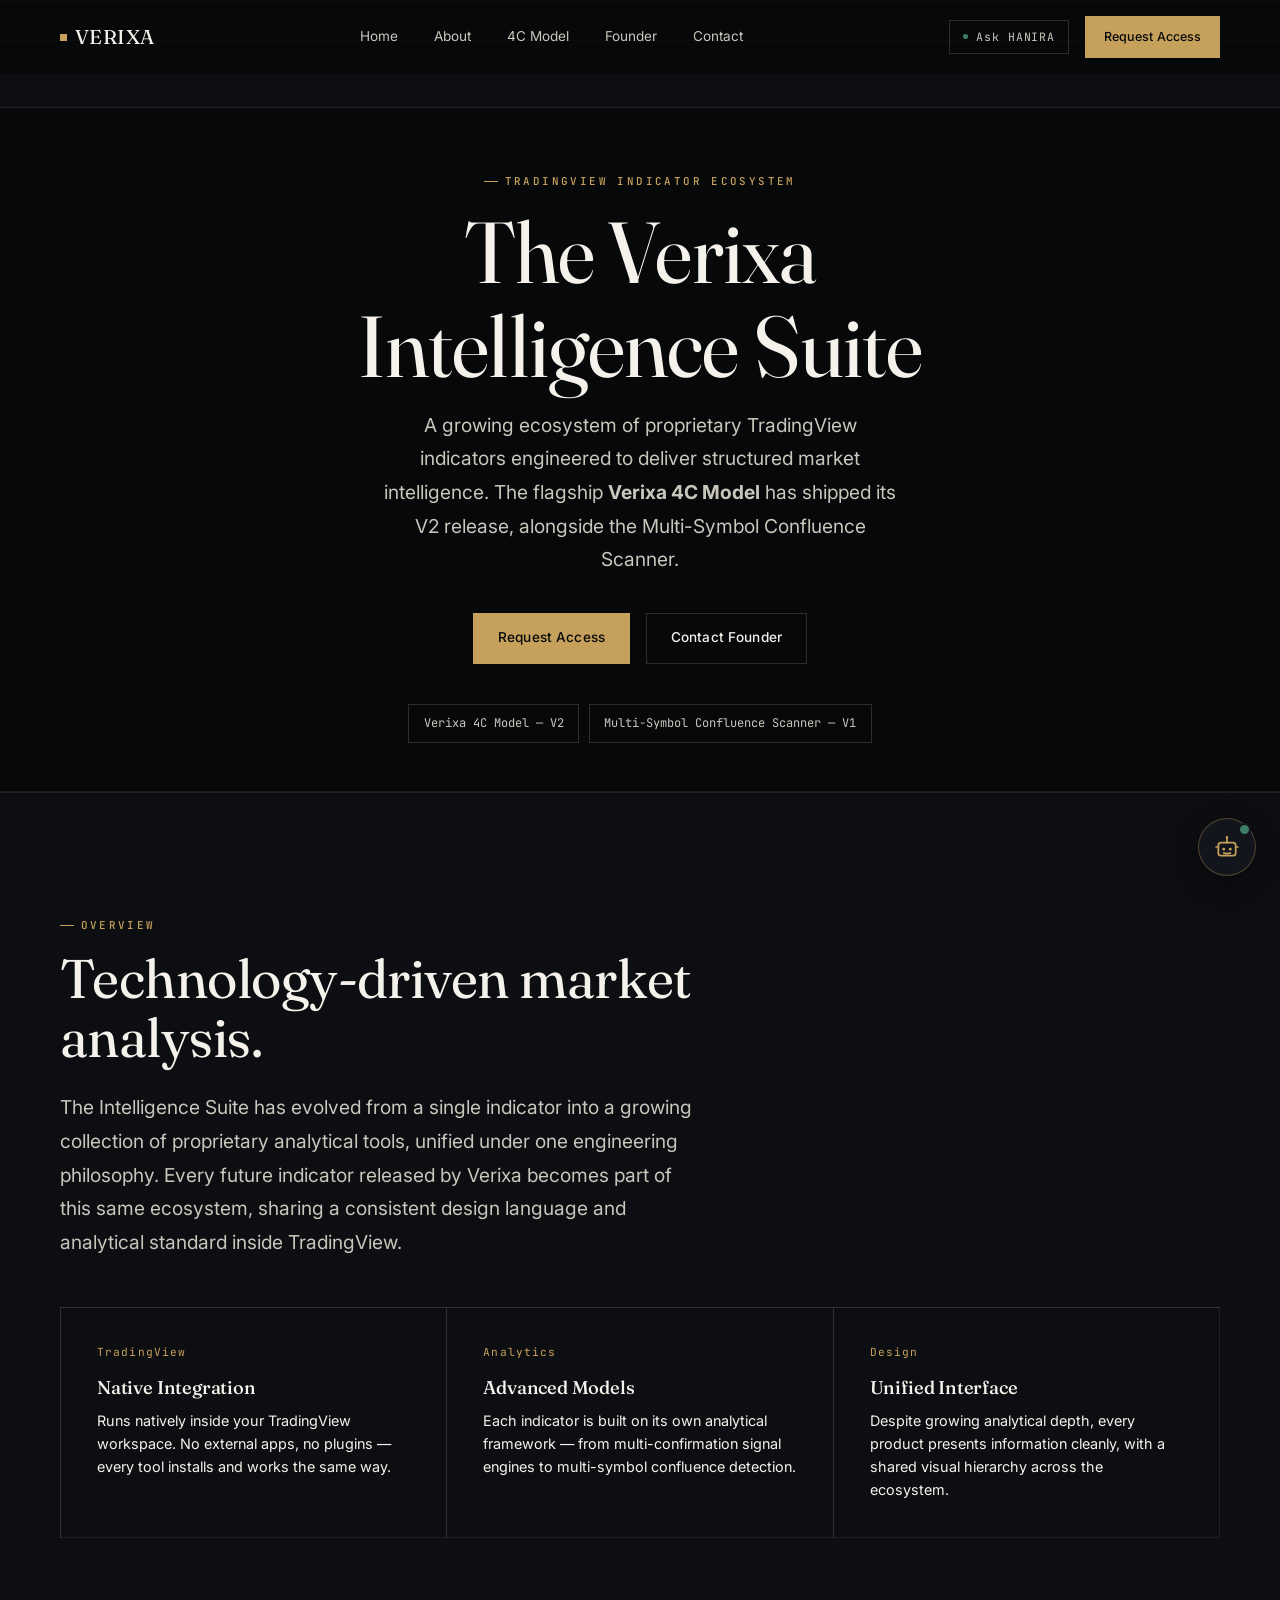
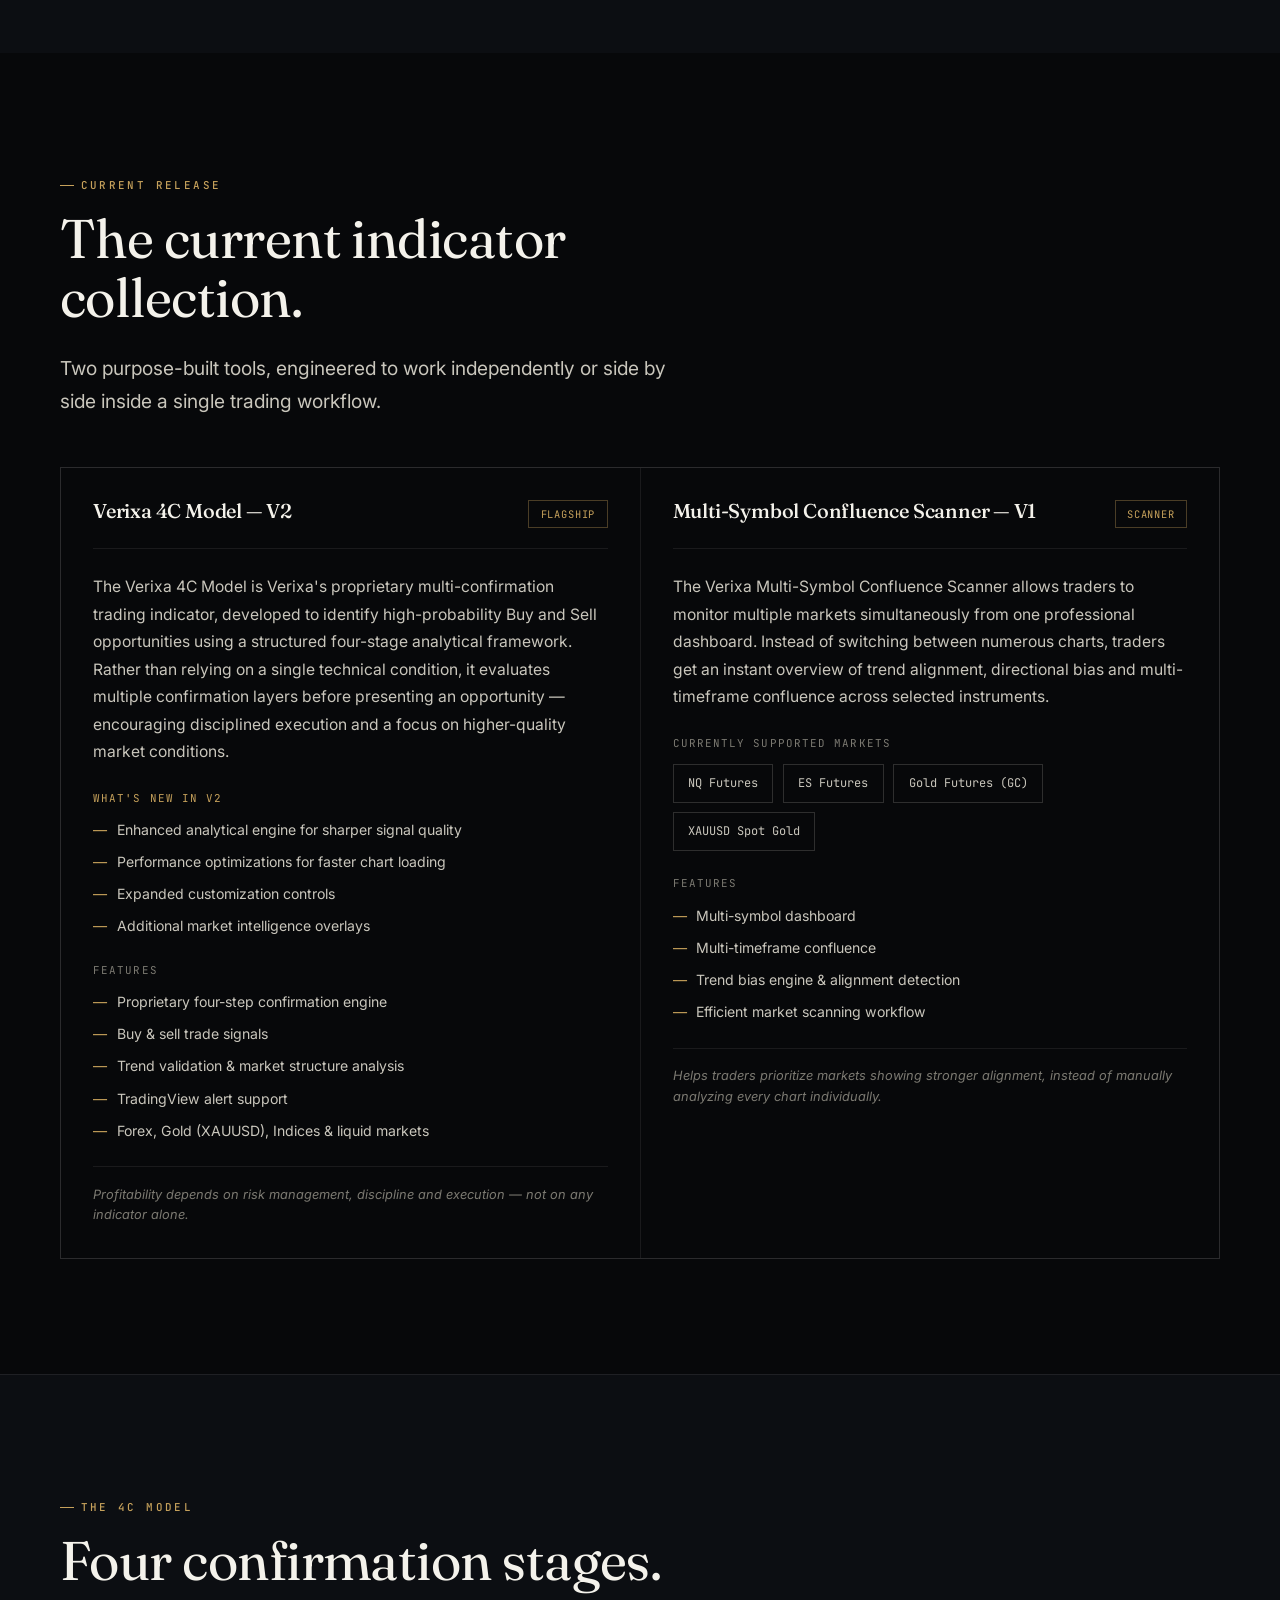
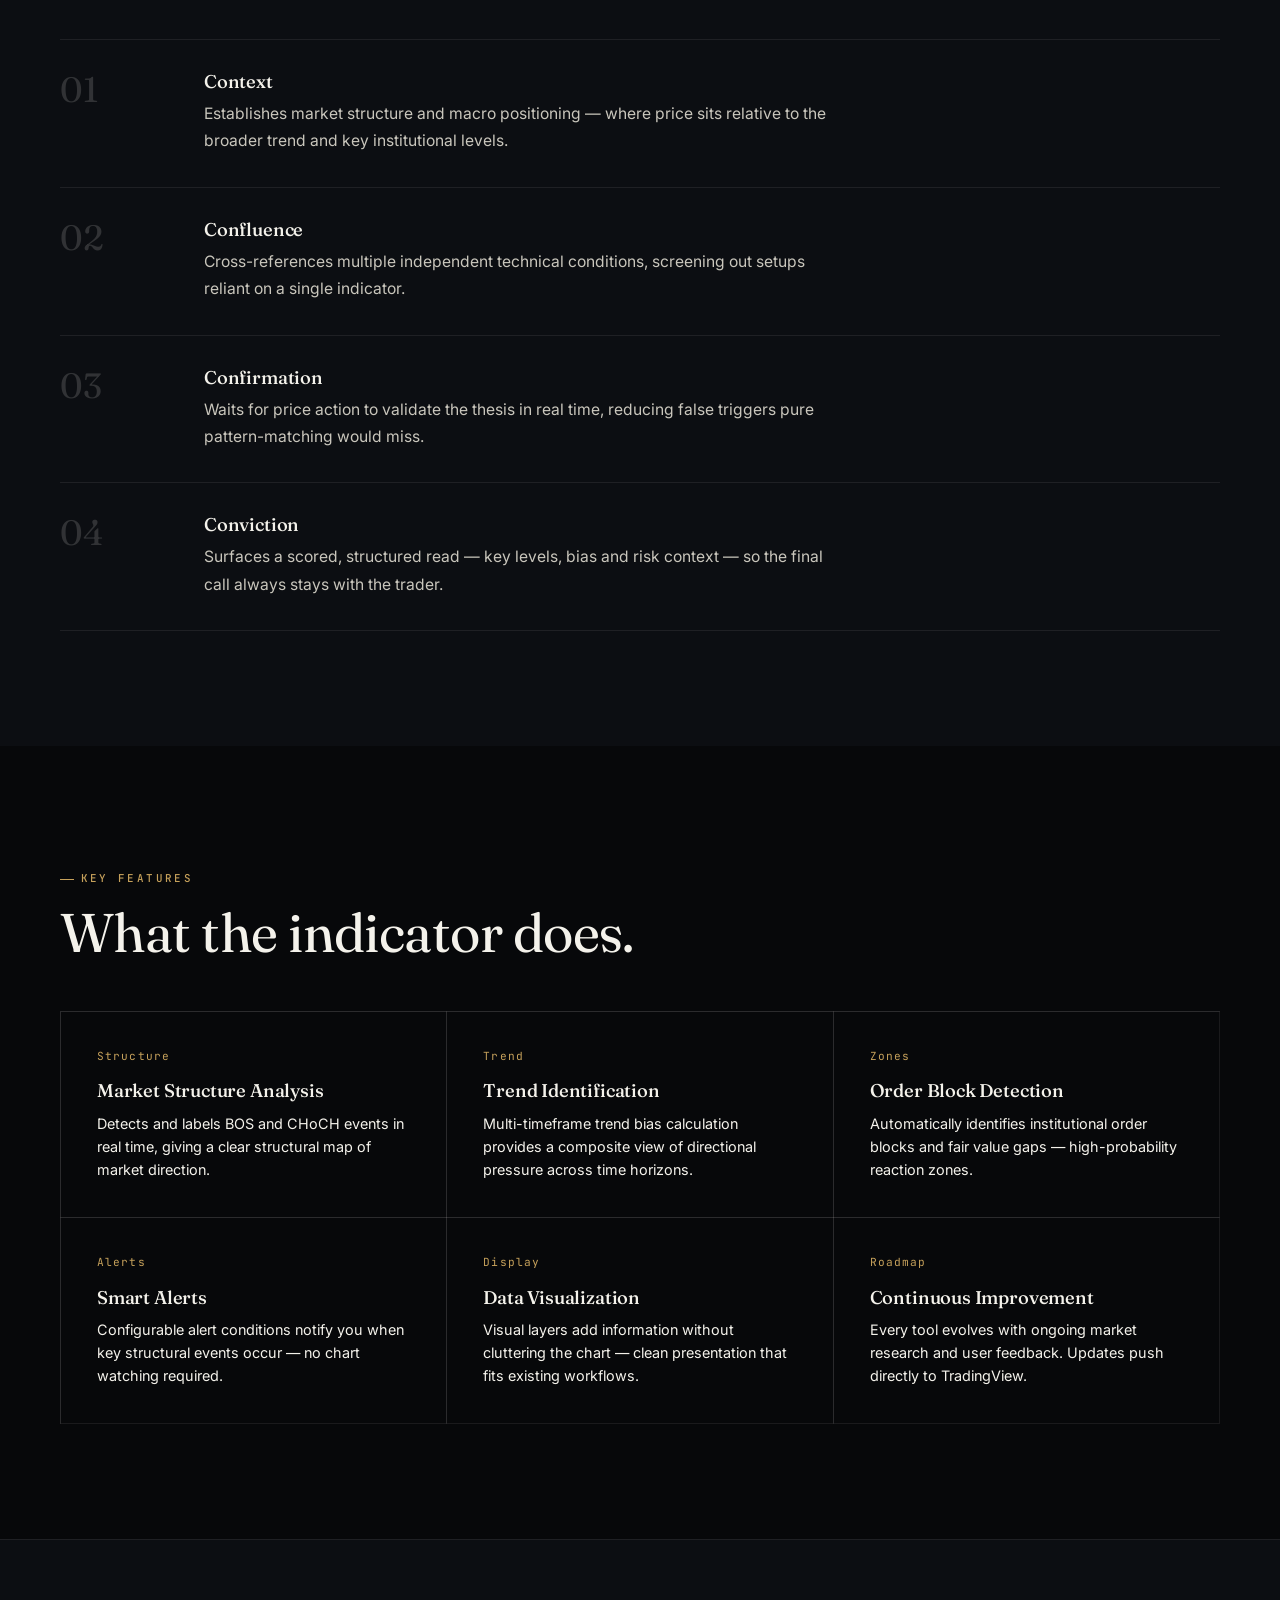
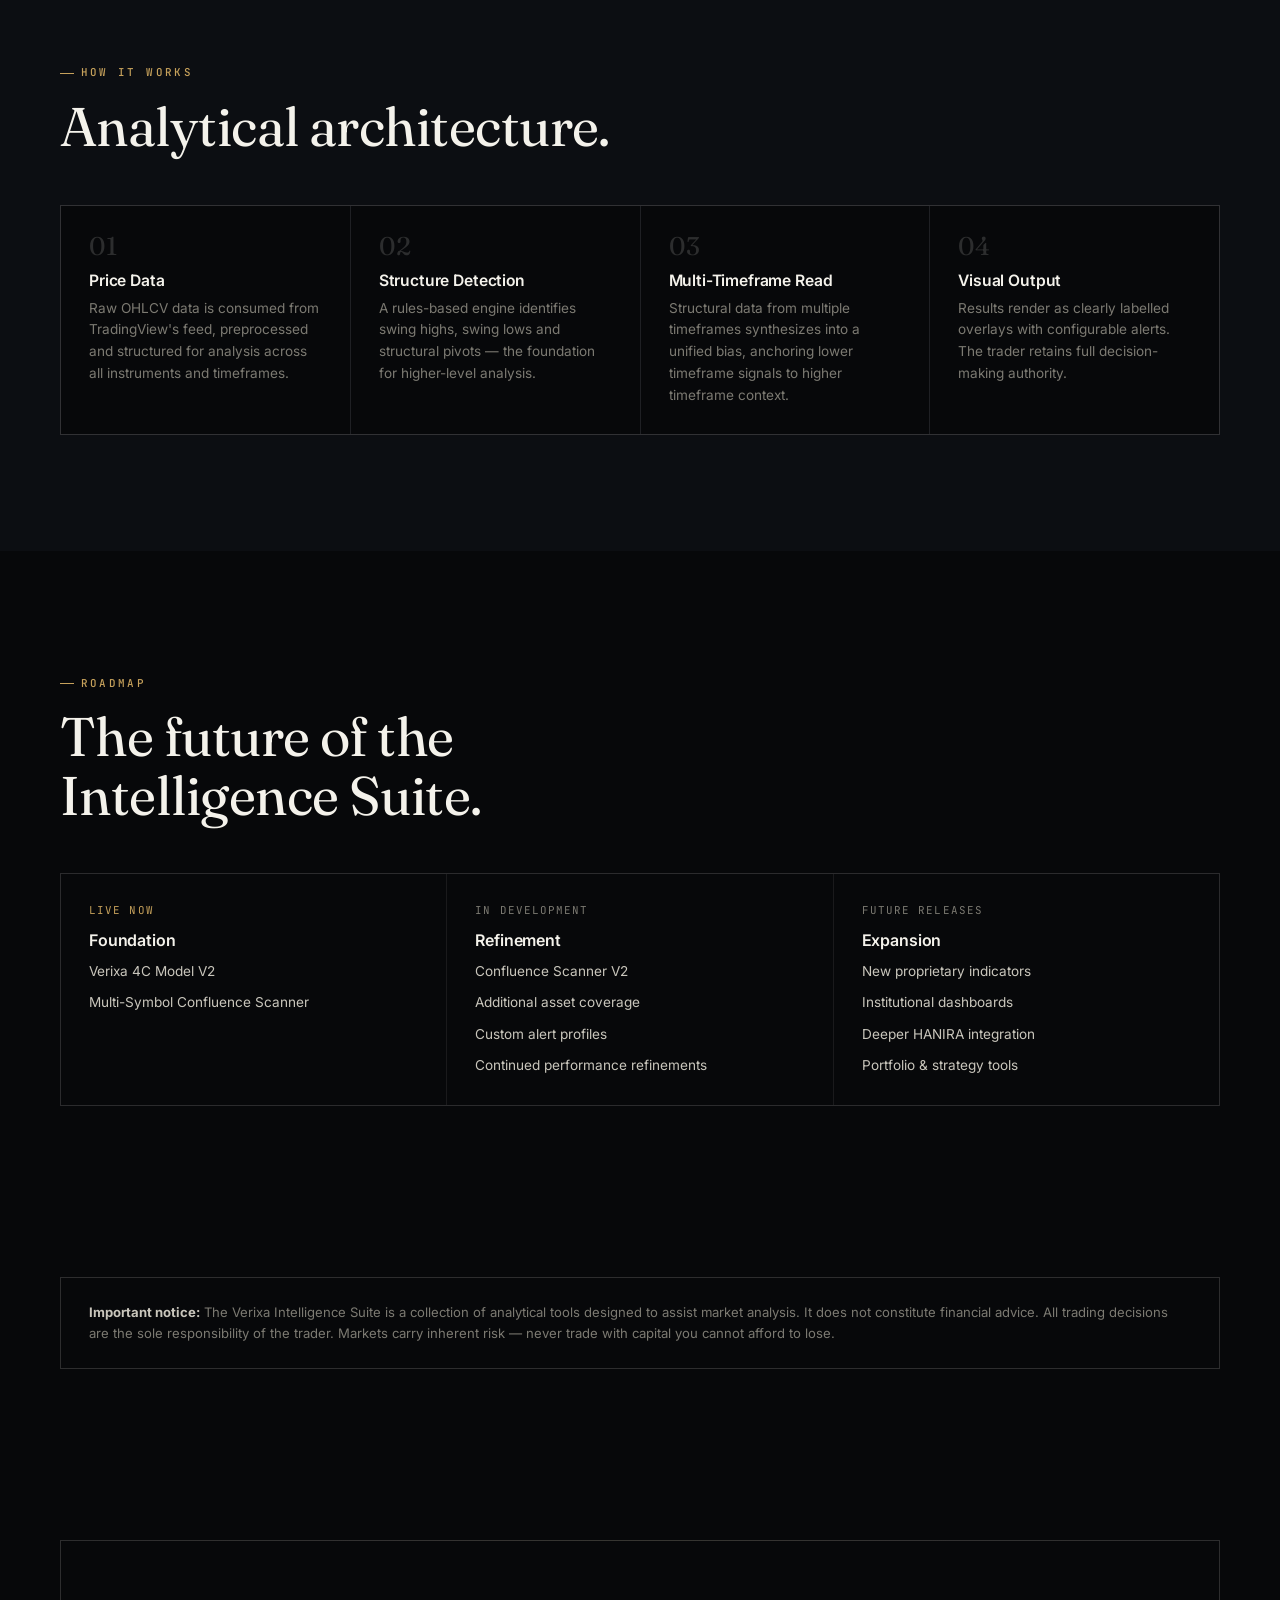
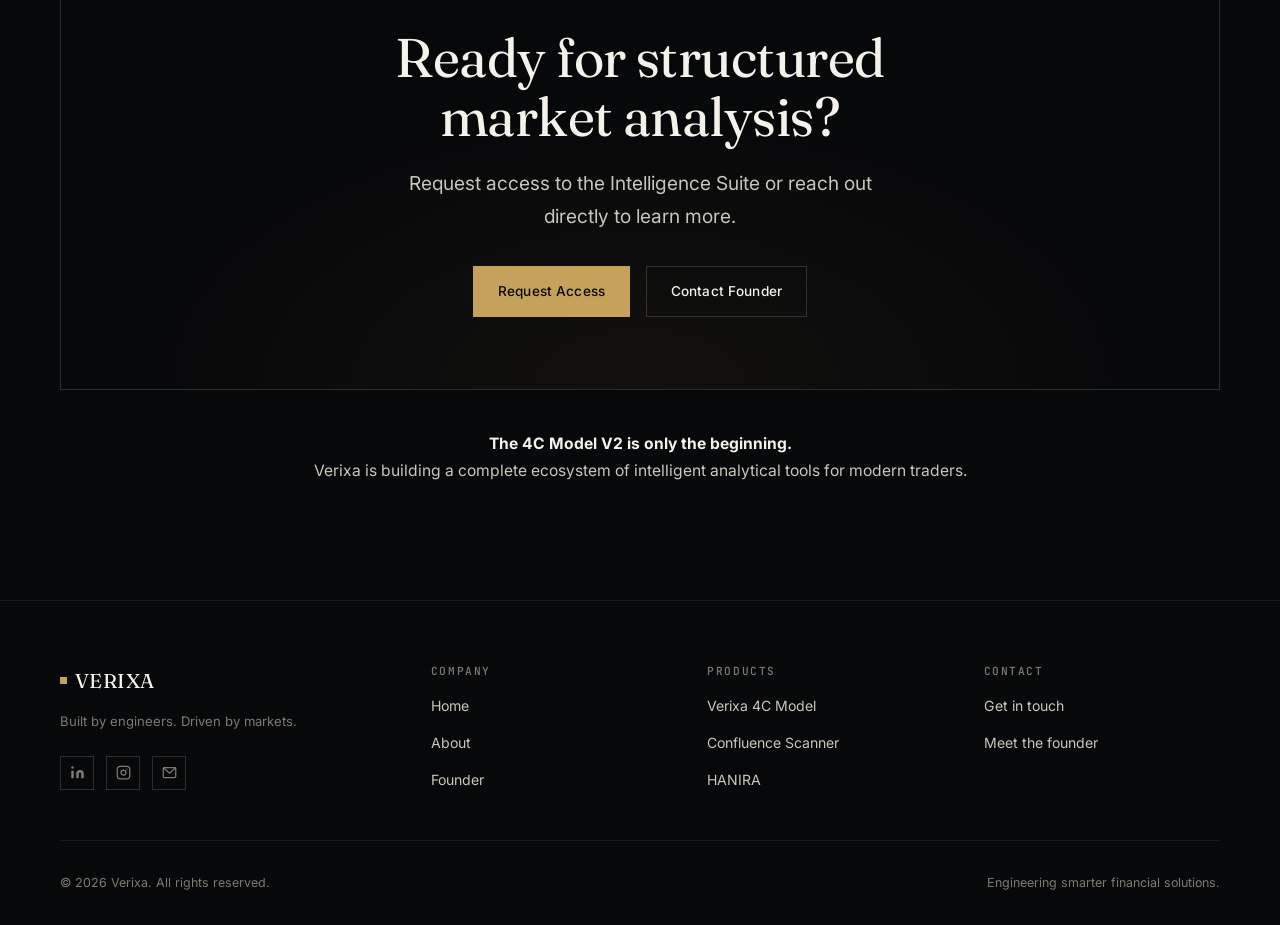
<file: indicator.html>
<!DOCTYPE html>
<html lang="en">
<head>
<meta charset="UTF-8"/>
<meta name="viewport" content="width=device-width, initial-scale=1.0"/>
<title>Verixa 4C Model V2 — The Intelligence Suite | Verixa</title>
<meta name="description" content="The Verixa Intelligence Suite — proprietary TradingView indicators including the Verixa 4C Model V2 and the Multi-Symbol Confluence Scanner."/>
<link rel="icon" type="image/x-icon" href="favicon.ico"/>
<link rel="icon" type="image/svg+xml" href="favicon.svg"/>
<link rel="icon" type="image/png" sizes="32x32" href="favicon.png"/>
<link rel="apple-touch-icon" sizes="180x180" href="apple-touch-icon.png"/>
<meta name="theme-color" content="#07080a"/>
<link rel="preconnect" href="https://fonts.googleapis.com"/>
<link rel="preconnect" href="https://fonts.gstatic.com" crossorigin/>
<link rel="stylesheet" href="styles.css"/>
</head>
<body>

<nav id="navbar">
  <div class="nav-inner">
    <a href="index.html" class="nav-logo"><span class="mark"></span>VERIXA</a>
    <ul class="nav-links">
      <li><a href="index.html">Home</a></li>
      <li><a href="about.html">About</a></li>
      <li><a href="indicator.html">4C Model</a></li>
      <li><a href="founder.html">Founder</a></li>
      <li><a href="contact.html">Contact</a></li>
    </ul>
    <div class="nav-actions">
      <a href="ai-agent.html" class="nav-hanira"><span class="pulse"></span>Ask HANIRA</a>
      <a href="contact.html" class="btn btn-gold btn-sm">Request Access</a>
      <button class="nav-hamburger" id="hamburger" aria-label="Toggle menu" aria-expanded="false"><span></span><span></span><span></span></button>
    </div>
  </div>
</nav>
<div class="ticker-rail" aria-hidden="true">
  <div class="ticker-track" id="tickerTrack">
    <span class="ticker-item"><span class="sym">XAUUSD</span> <span class="data">—</span></span>
    <span class="ticker-item"><span class="sym">BTC</span> <span class="data">—</span></span>
    <span class="ticker-item"><span class="sym">EURUSD</span> <span class="data">—</span></span>
    <span class="ticker-item"><span class="sym">ETH</span> <span class="data">—</span></span>
    <span class="ticker-item"><span class="sym">DXY</span> <span class="data">—</span></span>
    <span class="ticker-item"><span class="sym">SPX500</span> <span class="data">—</span></span>
  </div>
</div>
<div class="mobile-menu" id="mobile-menu">
  <ul>
    <li><a href="index.html">Home</a></li>
    <li><a href="about.html">About</a></li>
    <li><a href="indicator.html">4C Model</a></li>
    <li><a href="founder.html">Founder</a></li>
    <li><a href="contact.html">Contact</a></li>
    <li><a href="ai-agent.html">Ask HANIRA</a></li>
  </ul>
  <div class="mobile-cta">
    <a href="contact.html" class="btn btn-gold">Request Access</a>
    <a href="founder.html" class="btn btn-line">Contact Founder</a>
  </div>
</div>

<section class="page-hero">
  <div class="container">
    <span class="eyebrow" style="justify-content:center;">TradingView Indicator Ecosystem</span>
    <h1 class="display-1">The Verixa Intelligence Suite</h1>
    <p class="lede">A growing ecosystem of proprietary TradingView indicators engineered to deliver structured market intelligence. The flagship <strong>Verixa 4C Model</strong> has shipped its V2 release, alongside the Multi-Symbol Confluence Scanner.</p>
    <div class="hero-cta" style="justify-content:center;">
      <a href="contact.html" class="btn btn-gold">Request Access</a>
      <a href="founder.html" class="btn btn-line">Contact Founder</a>
    </div>
    <div class="chip-row mt-3" style="justify-content:center;">
      <span class="chip">Verixa 4C Model — V2</span>
      <span class="chip">Multi-Symbol Confluence Scanner — V1</span>
    </div>
  </div>
</section>

<!-- OVERVIEW -->
<section class="section hairline" style="background:var(--panel);">
  <div class="container">
    <div class="section-head reveal">
      <span class="eyebrow">Overview</span>
      <h2 class="display-2">Technology-driven market analysis.</h2>
      <p class="lede mt-2">The Intelligence Suite has evolved from a single indicator into a growing collection of proprietary analytical tools, unified under one engineering philosophy. Every future indicator released by Verixa becomes part of this same ecosystem, sharing a consistent design language and analytical standard inside TradingView.</p>
    </div>
    <div class="solutions-grid" style="border-top:1px solid var(--panel-line); border-left:1px solid var(--panel-line);">
      <div class="solution-card reveal"><div class="idx">TradingView</div><h3>Native Integration</h3><p>Runs natively inside your TradingView workspace. No external apps, no plugins — every tool installs and works the same way.</p></div>
      <div class="solution-card reveal"><div class="idx">Analytics</div><h3>Advanced Models</h3><p>Each indicator is built on its own analytical framework — from multi-confirmation signal engines to multi-symbol confluence detection.</p></div>
      <div class="solution-card reveal"><div class="idx">Design</div><h3>Unified Interface</h3><p>Despite growing analytical depth, every product presents information cleanly, with a shared visual hierarchy across the ecosystem.</p></div>
    </div>
  </div>
</section>

<!-- CURRENT COLLECTION -->
<section class="section">
  <div class="container">
    <div class="section-head reveal">
      <span class="eyebrow">Current Release</span>
      <h2 class="display-2">The current indicator collection.</h2>
      <p class="lede mt-2">Two purpose-built tools, engineered to work independently or side by side inside a single trading workflow.</p>
    </div>
    <div class="product-grid">
      <div class="product-card reveal">
        <div class="product-card-top">
          <h3>Verixa 4C Model — V2</h3>
          <span class="tag-pill">Flagship</span>
        </div>
        <p class="body">The Verixa 4C Model is Verixa's proprietary multi-confirmation trading indicator, developed to identify high-probability Buy and Sell opportunities using a structured four-stage analytical framework. Rather than relying on a single technical condition, it evaluates multiple confirmation layers before presenting an opportunity — encouraging disciplined execution and a focus on higher-quality market conditions.</p>
        <div>
          <div class="block-label gold">What's new in V2</div>
          <ul class="feature-list">
            <li>Enhanced analytical engine for sharper signal quality</li>
            <li>Performance optimizations for faster chart loading</li>
            <li>Expanded customization controls</li>
            <li>Additional market intelligence overlays</li>
          </ul>
        </div>
        <div>
          <div class="block-label">Features</div>
          <ul class="feature-list">
            <li>Proprietary four-step confirmation engine</li>
            <li>Buy &amp; sell trade signals</li>
            <li>Trend validation &amp; market structure analysis</li>
            <li>TradingView alert support</li>
            <li>Forex, Gold (XAUUSD), Indices &amp; liquid markets</li>
          </ul>
        </div>
        <p class="note-row">Profitability depends on risk management, discipline and execution — not on any indicator alone.</p>
      </div>
      <div class="product-card reveal" style="transition-delay:0.1s">
        <div class="product-card-top">
          <h3>Multi-Symbol Confluence Scanner — V1</h3>
          <span class="tag-pill">Scanner</span>
        </div>
        <p class="body">The Verixa Multi-Symbol Confluence Scanner allows traders to monitor multiple markets simultaneously from one professional dashboard. Instead of switching between numerous charts, traders get an instant overview of trend alignment, directional bias and multi-timeframe confluence across selected instruments.</p>
        <div>
          <div class="block-label">Currently supported markets</div>
          <div class="chip-row"><span class="chip">NQ Futures</span><span class="chip">ES Futures</span><span class="chip">Gold Futures (GC)</span><span class="chip">XAUUSD Spot Gold</span></div>
        </div>
        <div>
          <div class="block-label">Features</div>
          <ul class="feature-list">
            <li>Multi-symbol dashboard</li>
            <li>Multi-timeframe confluence</li>
            <li>Trend bias engine &amp; alignment detection</li>
            <li>Efficient market scanning workflow</li>
          </ul>
        </div>
        <p class="note-row">Helps traders prioritize markets showing stronger alignment, instead of manually analyzing every chart individually.</p>
      </div>
    </div>
  </div>
</section>

<!-- 4C STAGES -->
<section class="section hairline" style="background:var(--panel);">
  <div class="container">
    <div class="section-head reveal">
      <span class="eyebrow">The 4C Model</span>
      <h2 class="display-2">Four confirmation stages.</h2>
    </div>
    <div class="fourc-list">
      <div class="fourc-row reveal"><div class="fourc-num">01</div><div class="fourc-body"><h3>Context</h3><p class="body">Establishes market structure and macro positioning — where price sits relative to the broader trend and key institutional levels.</p></div></div>
      <div class="fourc-row reveal"><div class="fourc-num">02</div><div class="fourc-body"><h3>Confluence</h3><p class="body">Cross-references multiple independent technical conditions, screening out setups reliant on a single indicator.</p></div></div>
      <div class="fourc-row reveal"><div class="fourc-num">03</div><div class="fourc-body"><h3>Confirmation</h3><p class="body">Waits for price action to validate the thesis in real time, reducing false triggers pure pattern-matching would miss.</p></div></div>
      <div class="fourc-row reveal"><div class="fourc-num">04</div><div class="fourc-body"><h3>Conviction</h3><p class="body">Surfaces a scored, structured read — key levels, bias and risk context — so the final call always stays with the trader.</p></div></div>
    </div>
  </div>
</section>

<!-- KEY FEATURES -->
<section class="section">
  <div class="container">
    <div class="section-head reveal">
      <span class="eyebrow">Key Features</span>
      <h2 class="display-2">What the indicator does.</h2>
    </div>
    <div class="solutions-grid" style="border-top:1px solid var(--panel-line); border-left:1px solid var(--panel-line);">
      <div class="solution-card reveal"><div class="idx">Structure</div><h3>Market Structure Analysis</h3><p>Detects and labels BOS and CHoCH events in real time, giving a clear structural map of market direction.</p></div>
      <div class="solution-card reveal"><div class="idx">Trend</div><h3>Trend Identification</h3><p>Multi-timeframe trend bias calculation provides a composite view of directional pressure across time horizons.</p></div>
      <div class="solution-card reveal"><div class="idx">Zones</div><h3>Order Block Detection</h3><p>Automatically identifies institutional order blocks and fair value gaps — high-probability reaction zones.</p></div>
      <div class="solution-card reveal"><div class="idx">Alerts</div><h3>Smart Alerts</h3><p>Configurable alert conditions notify you when key structural events occur — no chart watching required.</p></div>
      <div class="solution-card reveal"><div class="idx">Display</div><h3>Data Visualization</h3><p>Visual layers add information without cluttering the chart — clean presentation that fits existing workflows.</p></div>
      <div class="solution-card reveal"><div class="idx">Roadmap</div><h3>Continuous Improvement</h3><p>Every tool evolves with ongoing market research and user feedback. Updates push directly to TradingView.</p></div>
    </div>
  </div>
</section>

<!-- ARCHITECTURE -->
<section class="section hairline" style="background:var(--panel);">
  <div class="container">
    <div class="section-head reveal">
      <span class="eyebrow">How It Works</span>
      <h2 class="display-2">Analytical architecture.</h2>
    </div>
    <div class="arch-grid">
      <div class="arch-step reveal"><div class="fourc-num">01</div><h4>Price Data</h4><p>Raw OHLCV data is consumed from TradingView's feed, preprocessed and structured for analysis across all instruments and timeframes.</p></div>
      <div class="arch-step reveal"><div class="fourc-num">02</div><h4>Structure Detection</h4><p>A rules-based engine identifies swing highs, swing lows and structural pivots — the foundation for higher-level analysis.</p></div>
      <div class="arch-step reveal"><div class="fourc-num">03</div><h4>Multi-Timeframe Read</h4><p>Structural data from multiple timeframes synthesizes into a unified bias, anchoring lower timeframe signals to higher timeframe context.</p></div>
      <div class="arch-step reveal"><div class="fourc-num">04</div><h4>Visual Output</h4><p>Results render as clearly labelled overlays with configurable alerts. The trader retains full decision-making authority.</p></div>
    </div>
  </div>
</section>

<!-- ROADMAP -->
<section class="section">
  <div class="container">
    <div class="section-head reveal">
      <span class="eyebrow">Roadmap</span>
      <h2 class="display-2">The future of the Intelligence Suite.</h2>
    </div>
    <div class="roadmap-grid">
      <div class="roadmap-col reveal">
        <div class="block-label gold">Live Now</div>
        <h4 style="font-family:var(--sans); font-weight:600;">Foundation</h4>
        <ul><li>Verixa 4C Model V2</li><li>Multi-Symbol Confluence Scanner</li></ul>
      </div>
      <div class="roadmap-col reveal">
        <div class="block-label">In Development</div>
        <h4 style="font-family:var(--sans); font-weight:600;">Refinement</h4>
        <ul><li>Confluence Scanner V2</li><li>Additional asset coverage</li><li>Custom alert profiles</li><li>Continued performance refinements</li></ul>
      </div>
      <div class="roadmap-col reveal">
        <div class="block-label">Future Releases</div>
        <h4 style="font-family:var(--sans); font-weight:600;">Expansion</h4>
        <ul><li>New proprietary indicators</li><li>Institutional dashboards</li><li>Deeper HANIRA integration</li><li>Portfolio &amp; strategy tools</li></ul>
      </div>
    </div>
  </div>
</section>

<!-- DISCLAIMER -->
<section class="section-sm">
  <div class="container">
    <div class="disclaimer-strip reveal"><strong>Important notice:</strong> The Verixa Intelligence Suite is a collection of analytical tools designed to assist market analysis. It does not constitute financial advice. All trading decisions are the sole responsibility of the trader. Markets carry inherent risk — never trade with capital you cannot afford to lose.</div>
  </div>
</section>

<!-- CTA -->
<section class="section">
  <div class="container">
    <div class="cta-band reveal">
      <h2 class="display-2">Ready for structured market analysis?</h2>
      <p class="lede" style="max-width:480px; margin:0 auto;">Request access to the Intelligence Suite or reach out directly to learn more.</p>
      <div class="btn-row">
        <a href="contact.html" class="btn btn-gold">Request Access</a>
        <a href="founder.html" class="btn btn-line">Contact Founder</a>
      </div>
    </div>
    <p class="body reveal" style="text-align:center; margin-top:2.5rem;"><strong style="color:var(--ivory);">The 4C Model V2 is only the beginning.</strong><br>Verixa is building a complete ecosystem of intelligent analytical tools for modern traders.</p>
  </div>
</section>

<footer>
  <div class="container">
    <div class="footer-grid">
      <div class="footer-brand">
        <a href="index.html" class="nav-logo"><span class="mark"></span>VERIXA</a>
        <p class="small">Built by engineers. Driven by markets.</p>
        <div class="footer-socials">
          <a href="https://www.linkedin.com/in/mohamedhanas" target="_blank" rel="noopener" class="footer-social-btn" aria-label="LinkedIn"><svg width="15" height="15" viewBox="0 0 24 24" fill="currentColor"><path d="M16 8a6 6 0 0 1 6 6v7h-4v-7a2 2 0 0 0-2-2 2 2 0 0 0-2 2v7h-4v-7a6 6 0 0 1 6-6zM2 9h4v12H2z"/><circle cx="4" cy="4" r="2"/></svg></a>
          <a href="https://www.instagram.com/verixafinance" target="_blank" rel="noopener" class="footer-social-btn" aria-label="Instagram"><svg width="15" height="15" viewBox="0 0 24 24" fill="none" stroke="currentColor" stroke-width="2" stroke-linecap="round" stroke-linejoin="round"><rect x="2" y="2" width="20" height="20" rx="5" ry="5"/><circle cx="12" cy="12" r="4"/><circle cx="17.5" cy="6.5" r="1" fill="currentColor" stroke="none"/></svg></a>
          <a href="mailto:mohamedhanaskkl@gmail.com" class="footer-social-btn" aria-label="Email"><svg width="15" height="15" viewBox="0 0 24 24" fill="none" stroke="currentColor" stroke-width="2"><rect x="2" y="4" width="20" height="16" rx="2"/><polyline points="2,4 12,13 22,4"/></svg></a>
        </div>
      </div>
      <div class="footer-col"><h4>Company</h4><ul><li><a href="index.html">Home</a></li><li><a href="about.html">About</a></li><li><a href="founder.html">Founder</a></li></ul></div>
      <div class="footer-col"><h4>Products</h4><ul><li><a href="indicator.html">Verixa 4C Model</a></li><li><a href="indicator.html">Confluence Scanner</a></li><li><a href="ai-agent.html">HANIRA</a></li></ul></div>
      <div class="footer-col"><h4>Contact</h4><ul><li><a href="contact.html">Get in touch</a></li><li><a href="founder.html">Meet the founder</a></li></ul></div>
    </div>
    <div class="footer-bottom"><span>© 2026 Verixa. All rights reserved.</span><span>Engineering smarter financial solutions.</span></div>
  </div>
</footer>

<script src="script.js"></script>
<script src="hanira-engine.js"></script>
<script src="hanira-widget.js"></script>
</body>
</html>
</file>
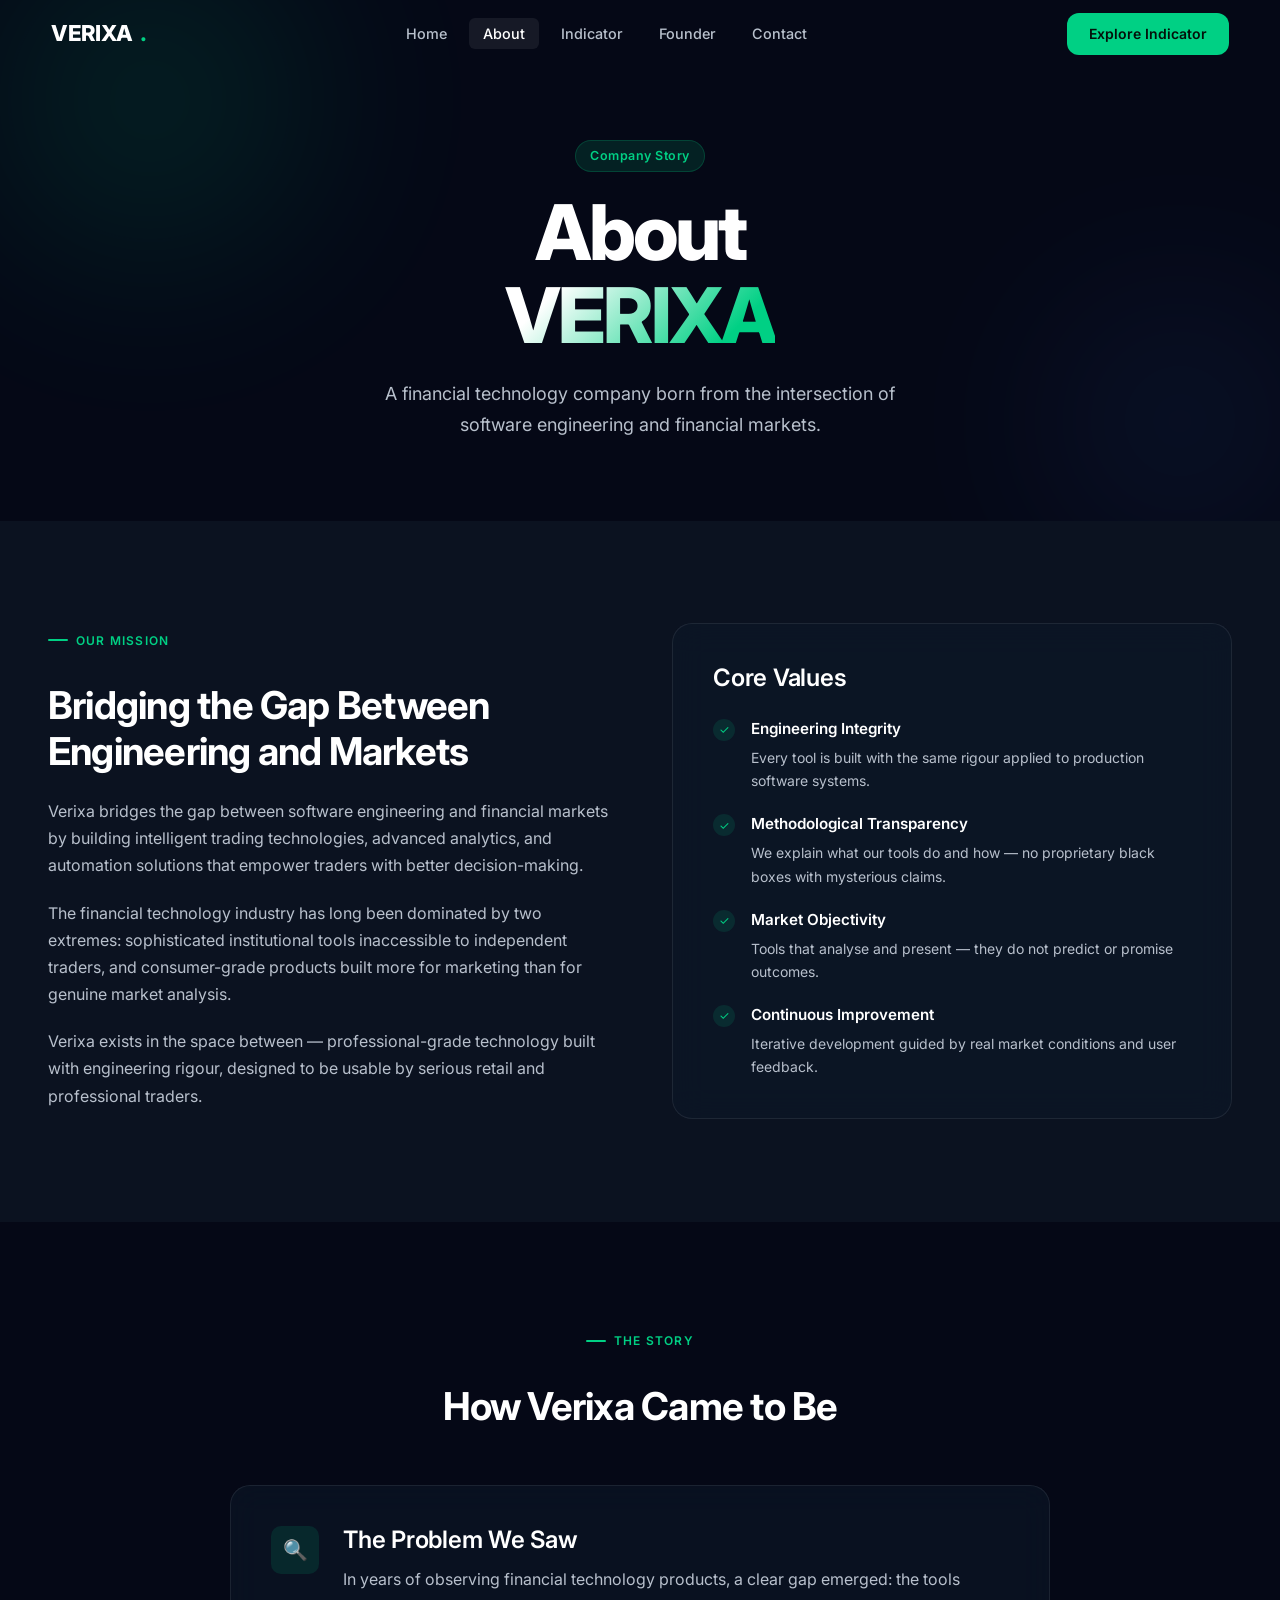
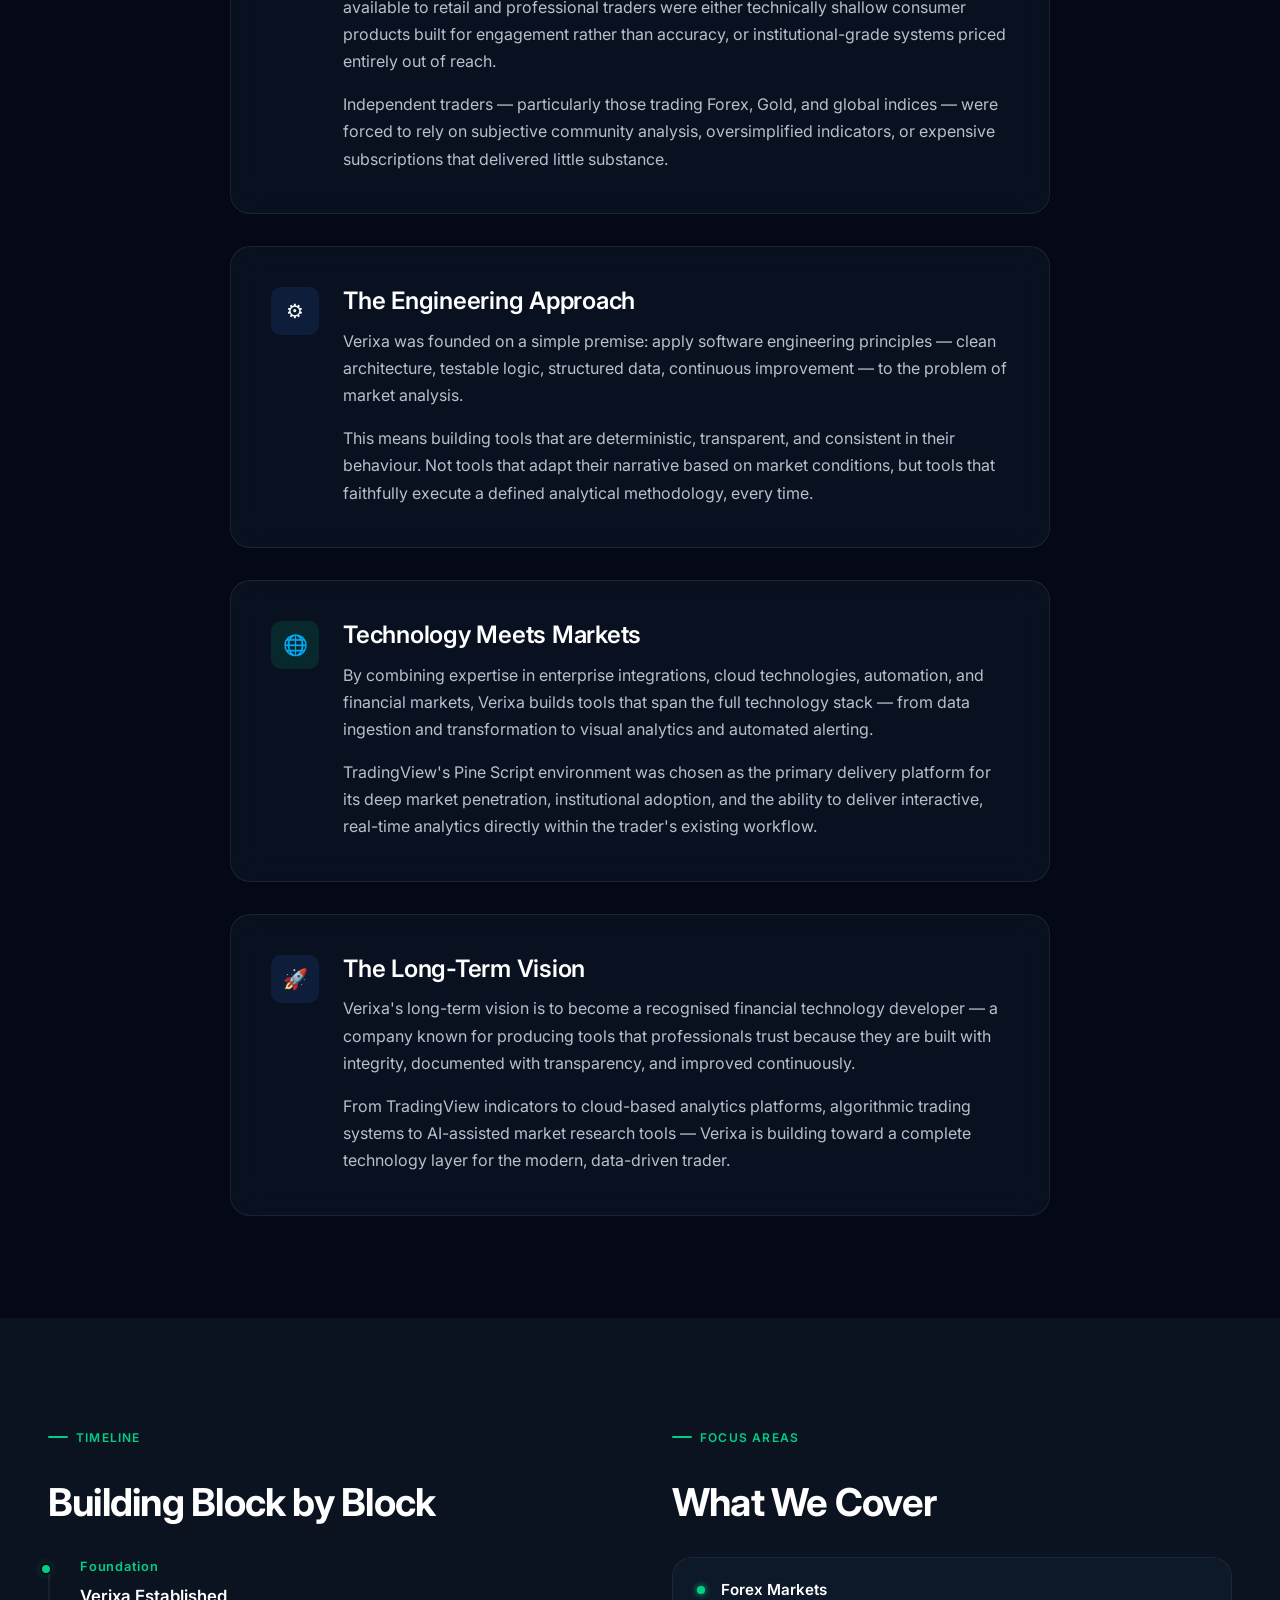
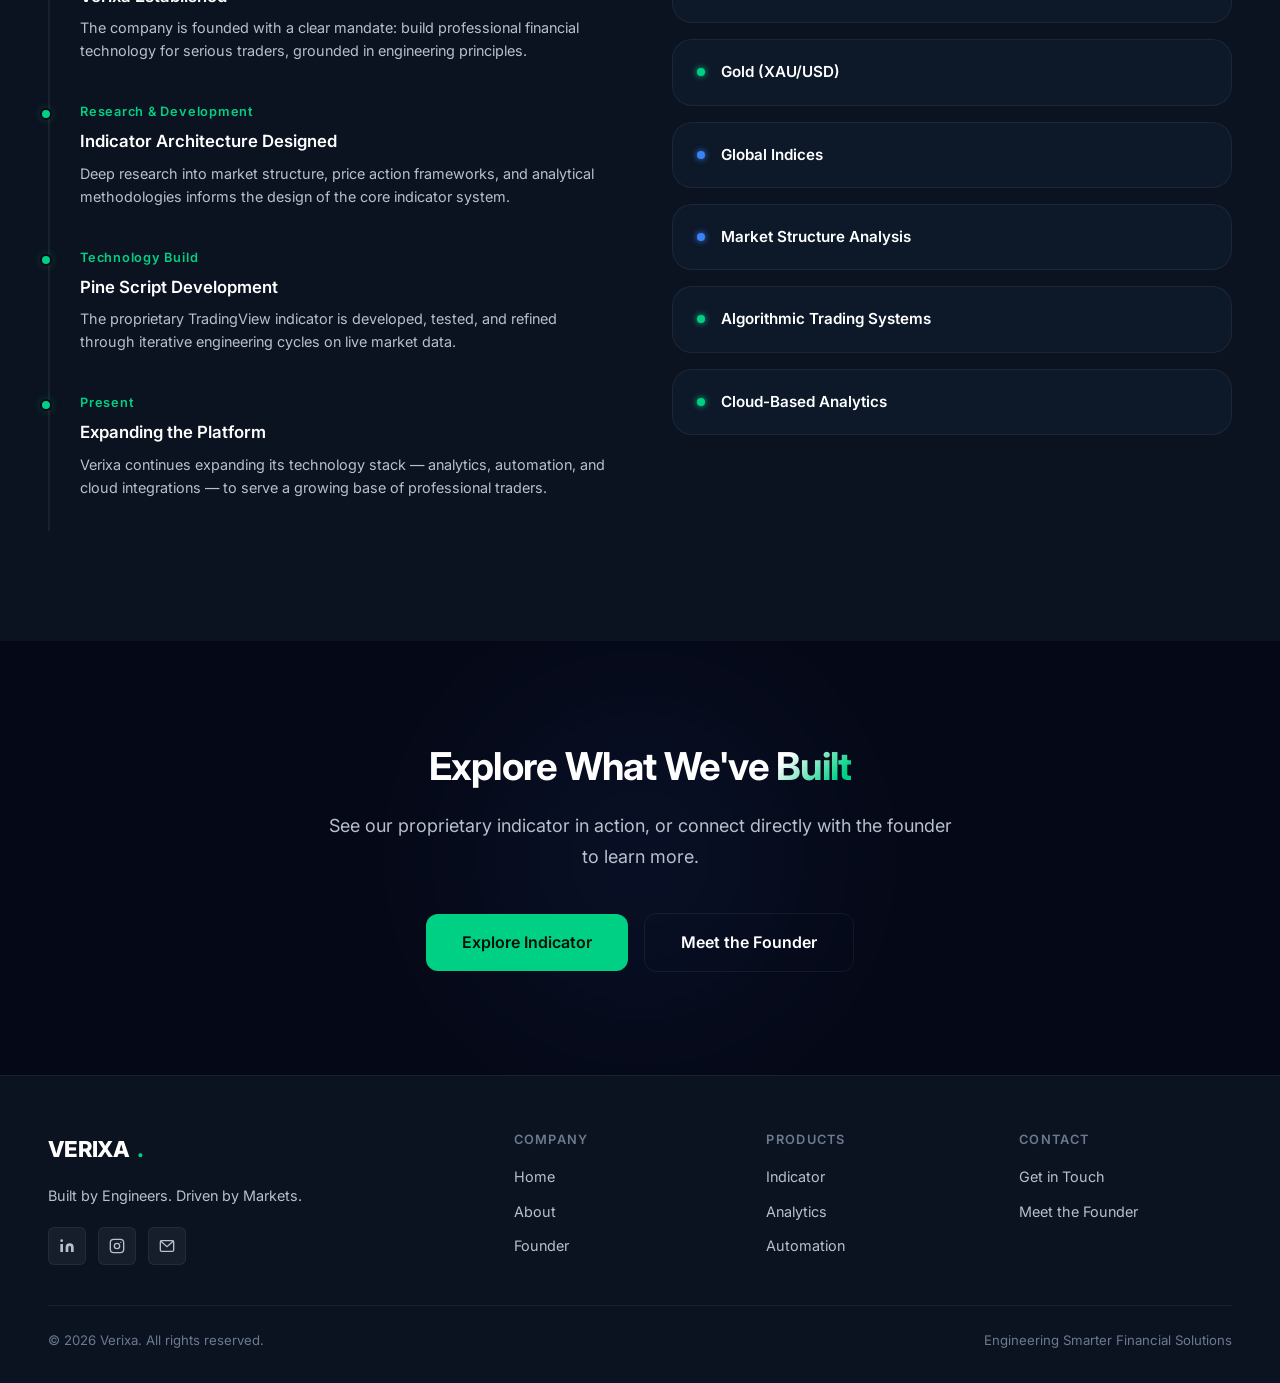
<file: Verixa Updated/about.html>
<!DOCTYPE html>
<html lang="en">
<head>
<meta charset="UTF-8" />
<meta name="viewport" content="width=device-width, initial-scale=1.0" />
<title>About — VERIXA | Engineering Smarter Financial Solutions</title>
<meta name="description" content="Learn the story behind Verixa — how a software engineer combined engineering expertise with financial markets to build professional trading technology." />
<link rel="preconnect" href="https://fonts.googleapis.com" />
<link rel="preconnect" href="https://fonts.gstatic.com" crossorigin />
<link rel="stylesheet" href="styles.css" />
</head>
<body>

<!-- ═══ NAVBAR ════════════════════════════════ -->
<nav id="navbar">
  <div class="nav-inner">
    <a href="index.html" class="nav-logo">VERIXA<span class="logo-dot">.</span></a>
    <ul class="nav-links">
      <li><a href="index.html">Home</a></li>
      <li><a href="about.html">About</a></li>
      <li><a href="indicator.html">Indicator</a></li>
      <li><a href="founder.html">Founder</a></li>
      <li><a href="contact.html">Contact</a></li>
    </ul>
    <div class="nav-cta">
      <a href="indicator.html" class="btn btn-primary btn-sm">Explore Indicator</a>
    </div>
    <button class="nav-hamburger" id="hamburger" aria-label="Menu">
      <span></span><span></span><span></span>
    </button>
  </div>
</nav>
<div class="mobile-menu" id="mobile-menu">
  <ul>
    <li><a href="index.html">Home</a></li>
    <li><a href="about.html">About</a></li>
    <li><a href="indicator.html">Indicator</a></li>
    <li><a href="founder.html">Founder</a></li>
    <li><a href="contact.html">Contact</a></li>
  </ul>
  <div class="mobile-cta">
    <a href="indicator.html" class="btn btn-primary">Explore Indicator</a>
    <a href="founder.html" class="btn btn-outline">Contact Founder</a>
  </div>
</div>

<!-- ═══ PAGE HERO ══════════════════════════════ -->
<section class="page-hero" style="position:relative; overflow:hidden;">
  <div class="orb orb-green" style="width:500px;height:500px;top:-150px;left:-100px; opacity:0.15;"></div>
  <div class="orb orb-blue"  style="width:400px;height:400px;bottom:-100px;right:-100px; opacity:0.1;"></div>
  <div class="container" style="position:relative;z-index:1;">
    <div class="badge badge-green animate-fadeup" style="margin-bottom:1.25rem;">Company Story</div>
    <h1 class="display-xl animate-fadeup delay-1" style="max-width:700px; margin:0 auto 1.25rem;">About<br><span class="gradient-text">VERIXA</span></h1>
    <p class="body-lg text-muted animate-fadeup delay-2" style="max-width:580px; margin:0 auto;">
      A financial technology company born from the intersection of software engineering and financial markets.
    </p>
  </div>
</section>

<!-- ═══ MISSION ═══════════════════════════════ -->
<section class="section" style="background:var(--bg-primary);">
  <div class="container">
    <div style="display:grid; grid-template-columns:1fr 1fr; gap:4rem; align-items:start;">
      <div class="reveal">
        <div class="section-eyebrow label">Our Mission</div>
        <h2 class="display-md" style="margin:1rem 0 1.5rem;">Bridging the Gap Between Engineering and Markets</h2>
        <p class="body-md text-muted" style="margin-bottom:1.25rem;">
          Verixa bridges the gap between software engineering and financial markets by building intelligent trading technologies, advanced analytics, and automation solutions that empower traders with better decision-making.
        </p>
        <p class="body-md text-muted" style="margin-bottom:1.25rem;">
          The financial technology industry has long been dominated by two extremes: sophisticated institutional tools inaccessible to independent traders, and consumer-grade products built more for marketing than for genuine market analysis.
        </p>
        <p class="body-md text-muted">
          Verixa exists in the space between — professional-grade technology built with engineering rigour, designed to be usable by serious retail and professional traders.
        </p>
      </div>
      <div class="reveal delay-2">
        <div class="glass" style="padding:2.5rem;">
          <h3 class="display-sm" style="margin-bottom:1.5rem;">Core Values</h3>
          <div style="display:flex; flex-direction:column; gap:1.25rem;">
            <div class="feature-item">
              <div class="feature-check">✓</div>
              <div>
                <div style="font-weight:600; font-size:0.95rem; margin-bottom:0.3rem;">Engineering Integrity</div>
                <p class="body-sm text-muted">Every tool is built with the same rigour applied to production software systems.</p>
              </div>
            </div>
            <div class="feature-item">
              <div class="feature-check">✓</div>
              <div>
                <div style="font-weight:600; font-size:0.95rem; margin-bottom:0.3rem;">Methodological Transparency</div>
                <p class="body-sm text-muted">We explain what our tools do and how — no proprietary black boxes with mysterious claims.</p>
              </div>
            </div>
            <div class="feature-item">
              <div class="feature-check">✓</div>
              <div>
                <div style="font-weight:600; font-size:0.95rem; margin-bottom:0.3rem;">Market Objectivity</div>
                <p class="body-sm text-muted">Tools that analyse and present — they do not predict or promise outcomes.</p>
              </div>
            </div>
            <div class="feature-item">
              <div class="feature-check">✓</div>
              <div>
                <div style="font-weight:600; font-size:0.95rem; margin-bottom:0.3rem;">Continuous Improvement</div>
                <p class="body-sm text-muted">Iterative development guided by real market conditions and user feedback.</p>
              </div>
            </div>
          </div>
        </div>
      </div>
    </div>
  </div>
</section>

<!-- ═══ STORY ══════════════════════════════════ -->
<section class="section">
  <div class="container">
    <div class="section-header reveal">
      <div class="section-eyebrow label">The Story</div>
      <h2 class="display-md" style="margin:1rem 0 1rem;">How Verixa Came to Be</h2>
    </div>
    <div style="max-width:820px; margin:0 auto; display:flex; flex-direction:column; gap:2rem;">
      <div class="glass reveal" style="padding:2.5rem;">
        <div style="display:flex; gap:1.5rem; align-items:flex-start;">
          <div style="width:48px; height:48px; background:var(--green-dim); border-radius:10px; display:flex; align-items:center; justify-content:center; flex-shrink:0; font-size:1.25rem;">🔍</div>
          <div>
            <h3 class="display-sm" style="margin-bottom:0.75rem;">The Problem We Saw</h3>
            <p class="body-md text-muted" style="margin-bottom:1rem;">
              In years of observing financial technology products, a clear gap emerged: the tools available to retail and professional traders were either technically shallow consumer products built for engagement rather than accuracy, or institutional-grade systems priced entirely out of reach.
            </p>
            <p class="body-md text-muted">
              Independent traders — particularly those trading Forex, Gold, and global indices — were forced to rely on subjective community analysis, oversimplified indicators, or expensive subscriptions that delivered little substance.
            </p>
          </div>
        </div>
      </div>

      <div class="glass reveal delay-1" style="padding:2.5rem;">
        <div style="display:flex; gap:1.5rem; align-items:flex-start;">
          <div style="width:48px; height:48px; background:var(--blue-dim); border-radius:10px; display:flex; align-items:center; justify-content:center; flex-shrink:0; font-size:1.25rem;">⚙️</div>
          <div>
            <h3 class="display-sm" style="margin-bottom:0.75rem;">The Engineering Approach</h3>
            <p class="body-md text-muted" style="margin-bottom:1rem;">
              Verixa was founded on a simple premise: apply software engineering principles — clean architecture, testable logic, structured data, continuous improvement — to the problem of market analysis.
            </p>
            <p class="body-md text-muted">
              This means building tools that are deterministic, transparent, and consistent in their behaviour. Not tools that adapt their narrative based on market conditions, but tools that faithfully execute a defined analytical methodology, every time.
            </p>
          </div>
        </div>
      </div>

      <div class="glass reveal delay-2" style="padding:2.5rem;">
        <div style="display:flex; gap:1.5rem; align-items:flex-start;">
          <div style="width:48px; height:48px; background:var(--green-dim); border-radius:10px; display:flex; align-items:center; justify-content:center; flex-shrink:0; font-size:1.25rem;">🌐</div>
          <div>
            <h3 class="display-sm" style="margin-bottom:0.75rem;">Technology Meets Markets</h3>
            <p class="body-md text-muted" style="margin-bottom:1rem;">
              By combining expertise in enterprise integrations, cloud technologies, automation, and financial markets, Verixa builds tools that span the full technology stack — from data ingestion and transformation to visual analytics and automated alerting.
            </p>
            <p class="body-md text-muted">
              TradingView's Pine Script environment was chosen as the primary delivery platform for its deep market penetration, institutional adoption, and the ability to deliver interactive, real-time analytics directly within the trader's existing workflow.
            </p>
          </div>
        </div>
      </div>

      <div class="glass reveal delay-3" style="padding:2.5rem;">
        <div style="display:flex; gap:1.5rem; align-items:flex-start;">
          <div style="width:48px; height:48px; background:var(--blue-dim); border-radius:10px; display:flex; align-items:center; justify-content:center; flex-shrink:0; font-size:1.25rem;">🚀</div>
          <div>
            <h3 class="display-sm" style="margin-bottom:0.75rem;">The Long-Term Vision</h3>
            <p class="body-md text-muted" style="margin-bottom:1rem;">
              Verixa's long-term vision is to become a recognised financial technology developer — a company known for producing tools that professionals trust because they are built with integrity, documented with transparency, and improved continuously.
            </p>
            <p class="body-md text-muted">
              From TradingView indicators to cloud-based analytics platforms, algorithmic trading systems to AI-assisted market research tools — Verixa is building toward a complete technology layer for the modern, data-driven trader.
            </p>
          </div>
        </div>
      </div>
    </div>
  </div>
</section>

<!-- ═══ TIMELINE ═══════════════════════════════ -->
<section class="section" style="background:var(--bg-primary);">
  <div class="container">
    <div style="display:grid; grid-template-columns:1fr 1fr; gap:4rem; align-items:start;">
      <div class="reveal">
        <div class="section-eyebrow label">Timeline</div>
        <h2 class="display-md" style="margin:1rem 0 2rem;">Building Block by Block</h2>
        <div class="timeline">
          <div class="timeline-item">
            <div class="timeline-year">Foundation</div>
            <div class="timeline-title">Verixa Established</div>
            <div class="timeline-desc">The company is founded with a clear mandate: build professional financial technology for serious traders, grounded in engineering principles.</div>
          </div>
          <div class="timeline-item">
            <div class="timeline-year">Research & Development</div>
            <div class="timeline-title">Indicator Architecture Designed</div>
            <div class="timeline-desc">Deep research into market structure, price action frameworks, and analytical methodologies informs the design of the core indicator system.</div>
          </div>
          <div class="timeline-item">
            <div class="timeline-year">Technology Build</div>
            <div class="timeline-title">Pine Script Development</div>
            <div class="timeline-desc">The proprietary TradingView indicator is developed, tested, and refined through iterative engineering cycles on live market data.</div>
          </div>
          <div class="timeline-item">
            <div class="timeline-year">Present</div>
            <div class="timeline-title">Expanding the Platform</div>
            <div class="timeline-desc">Verixa continues expanding its technology stack — analytics, automation, and cloud integrations — to serve a growing base of professional traders.</div>
          </div>
        </div>
      </div>
      <div class="reveal delay-2">
        <div class="section-eyebrow label">Focus Areas</div>
        <h2 class="display-md" style="margin:1rem 0 2rem;">What We Cover</h2>
        <div style="display:flex; flex-direction:column; gap:1rem;">
          <div class="card" style="padding:1.25rem 1.5rem;">
            <div class="flex items-center gap-2">
              <div style="width:8px;height:8px;border-radius:50%;background:var(--green);flex-shrink:0;box-shadow:0 0 6px var(--green);"></div>
              <span style="font-weight:600; font-size:0.95rem;">Forex Markets</span>
            </div>
          </div>
          <div class="card" style="padding:1.25rem 1.5rem;">
            <div class="flex items-center gap-2">
              <div style="width:8px;height:8px;border-radius:50%;background:var(--green);flex-shrink:0;box-shadow:0 0 6px var(--green);"></div>
              <span style="font-weight:600; font-size:0.95rem;">Gold (XAU/USD)</span>
            </div>
          </div>
          <div class="card" style="padding:1.25rem 1.5rem;">
            <div class="flex items-center gap-2">
              <div style="width:8px;height:8px;border-radius:50%;background:var(--blue);flex-shrink:0;box-shadow:0 0 6px var(--blue);"></div>
              <span style="font-weight:600; font-size:0.95rem;">Global Indices</span>
            </div>
          </div>
          <div class="card" style="padding:1.25rem 1.5rem;">
            <div class="flex items-center gap-2">
              <div style="width:8px;height:8px;border-radius:50%;background:var(--blue);flex-shrink:0;box-shadow:0 0 6px var(--blue);"></div>
              <span style="font-weight:600; font-size:0.95rem;">Market Structure Analysis</span>
            </div>
          </div>
          <div class="card" style="padding:1.25rem 1.5rem;">
            <div class="flex items-center gap-2">
              <div style="width:8px;height:8px;border-radius:50%;background:var(--green);flex-shrink:0;box-shadow:0 0 6px var(--green);"></div>
              <span style="font-weight:600; font-size:0.95rem;">Algorithmic Trading Systems</span>
            </div>
          </div>
          <div class="card" style="padding:1.25rem 1.5rem;">
            <div class="flex items-center gap-2">
              <div style="width:8px;height:8px;border-radius:50%;background:var(--green);flex-shrink:0;box-shadow:0 0 6px var(--green);"></div>
              <span style="font-weight:600; font-size:0.95rem;">Cloud-Based Analytics</span>
            </div>
          </div>
        </div>
      </div>
    </div>
  </div>
</section>

<!-- ═══ CTA ════════════════════════════════════ -->
<section class="section" style="position:relative; overflow:hidden;">
  <div class="orb orb-blue" style="width:500px;height:500px;top:50%;left:50%;transform:translate(-50%,-50%); opacity:0.1;"></div>
  <div class="container" style="position:relative;z-index:1;">
    <div class="reveal" style="text-align:center; max-width:640px; margin:0 auto;">
      <h2 class="display-md" style="margin-bottom:1.25rem;">Explore What We've <span class="gradient-text">Built</span></h2>
      <p class="body-lg text-muted" style="margin-bottom:2.5rem;">See our proprietary indicator in action, or connect directly with the founder to learn more.</p>
      <div class="flex items-center justify-center gap-2" style="flex-wrap:wrap;">
        <a href="indicator.html" class="btn btn-primary btn-lg">Explore Indicator</a>
        <a href="founder.html" class="btn btn-outline btn-lg">Meet the Founder</a>
      </div>
    </div>
  </div>
</section>

<!-- ═══ FOOTER ════════════════════════════════ -->
<footer id="footer">
  <div class="container">
    <div class="footer-grid">
      <div class="footer-brand">
        <a href="index.html" class="nav-logo" style="display:inline-flex; margin-bottom:0.5rem;">VERIXA<span class="logo-dot">.</span></a>
        <p class="tagline">Built by Engineers. Driven by Markets.</p>
        <div class="footer-socials">
          <a href="https://www.linkedin.com/in/mohamedhanas" target="_blank" rel="noopener" class="footer-social-btn" aria-label="LinkedIn">
            <svg width="16" height="16" viewBox="0 0 24 24" fill="currentColor"><path d="M16 8a6 6 0 0 1 6 6v7h-4v-7a2 2 0 0 0-2-2 2 2 0 0 0-2 2v7h-4v-7a6 6 0 0 1 6-6zM2 9h4v12H2z"/><circle cx="4" cy="4" r="2"/></svg>
          </a>
          <a href="https://www.instagram.com/the.pipsociety?igsh=Z25vYmlnbmc1anJz&utm_source=qr" target="_blank" rel="noopener" class="footer-social-btn" aria-label="Instagram">
            <svg width="16" height="16" viewBox="0 0 24 24" fill="none" stroke="currentColor" stroke-width="2" stroke-linecap="round" stroke-linejoin="round"><rect x="2" y="2" width="20" height="20" rx="5" ry="5"/><circle cx="12" cy="12" r="4"/><circle cx="17.5" cy="6.5" r="1" fill="currentColor" stroke="none"/></svg>
          </a>
          <a href="mailto:mohamedhanaskkl@gmail.com" class="footer-social-btn" aria-label="Email">
            <svg width="16" height="16" viewBox="0 0 24 24" fill="none" stroke="currentColor" stroke-width="2"><rect x="2" y="4" width="20" height="16" rx="2"/><polyline points="2,4 12,13 22,4"/></svg>
          </a>
        </div>
      </div>
      <div class="footer-col">
        <h4>Company</h4>
        <ul>
          <li><a href="index.html">Home</a></li>
          <li><a href="about.html">About</a></li>
          <li><a href="founder.html">Founder</a></li>
        </ul>
      </div>
      <div class="footer-col">
        <h4>Products</h4>
        <ul>
          <li><a href="indicator.html">Indicator</a></li>
          <li><a href="indicator.html">Analytics</a></li>
          <li><a href="indicator.html">Automation</a></li>
        </ul>
      </div>
      <div class="footer-col">
        <h4>Contact</h4>
        <ul>
          <li><a href="contact.html">Get in Touch</a></li>
          <li><a href="founder.html">Meet the Founder</a></li>
        </ul>
      </div>
    </div>
    <div class="footer-bottom">
      <span>© 2026 Verixa. All rights reserved.</span>
      <span>Engineering Smarter Financial Solutions</span>
    </div>
  </div>
</footer>

<script src="script.js"></script>
</body>
</html>
</file>
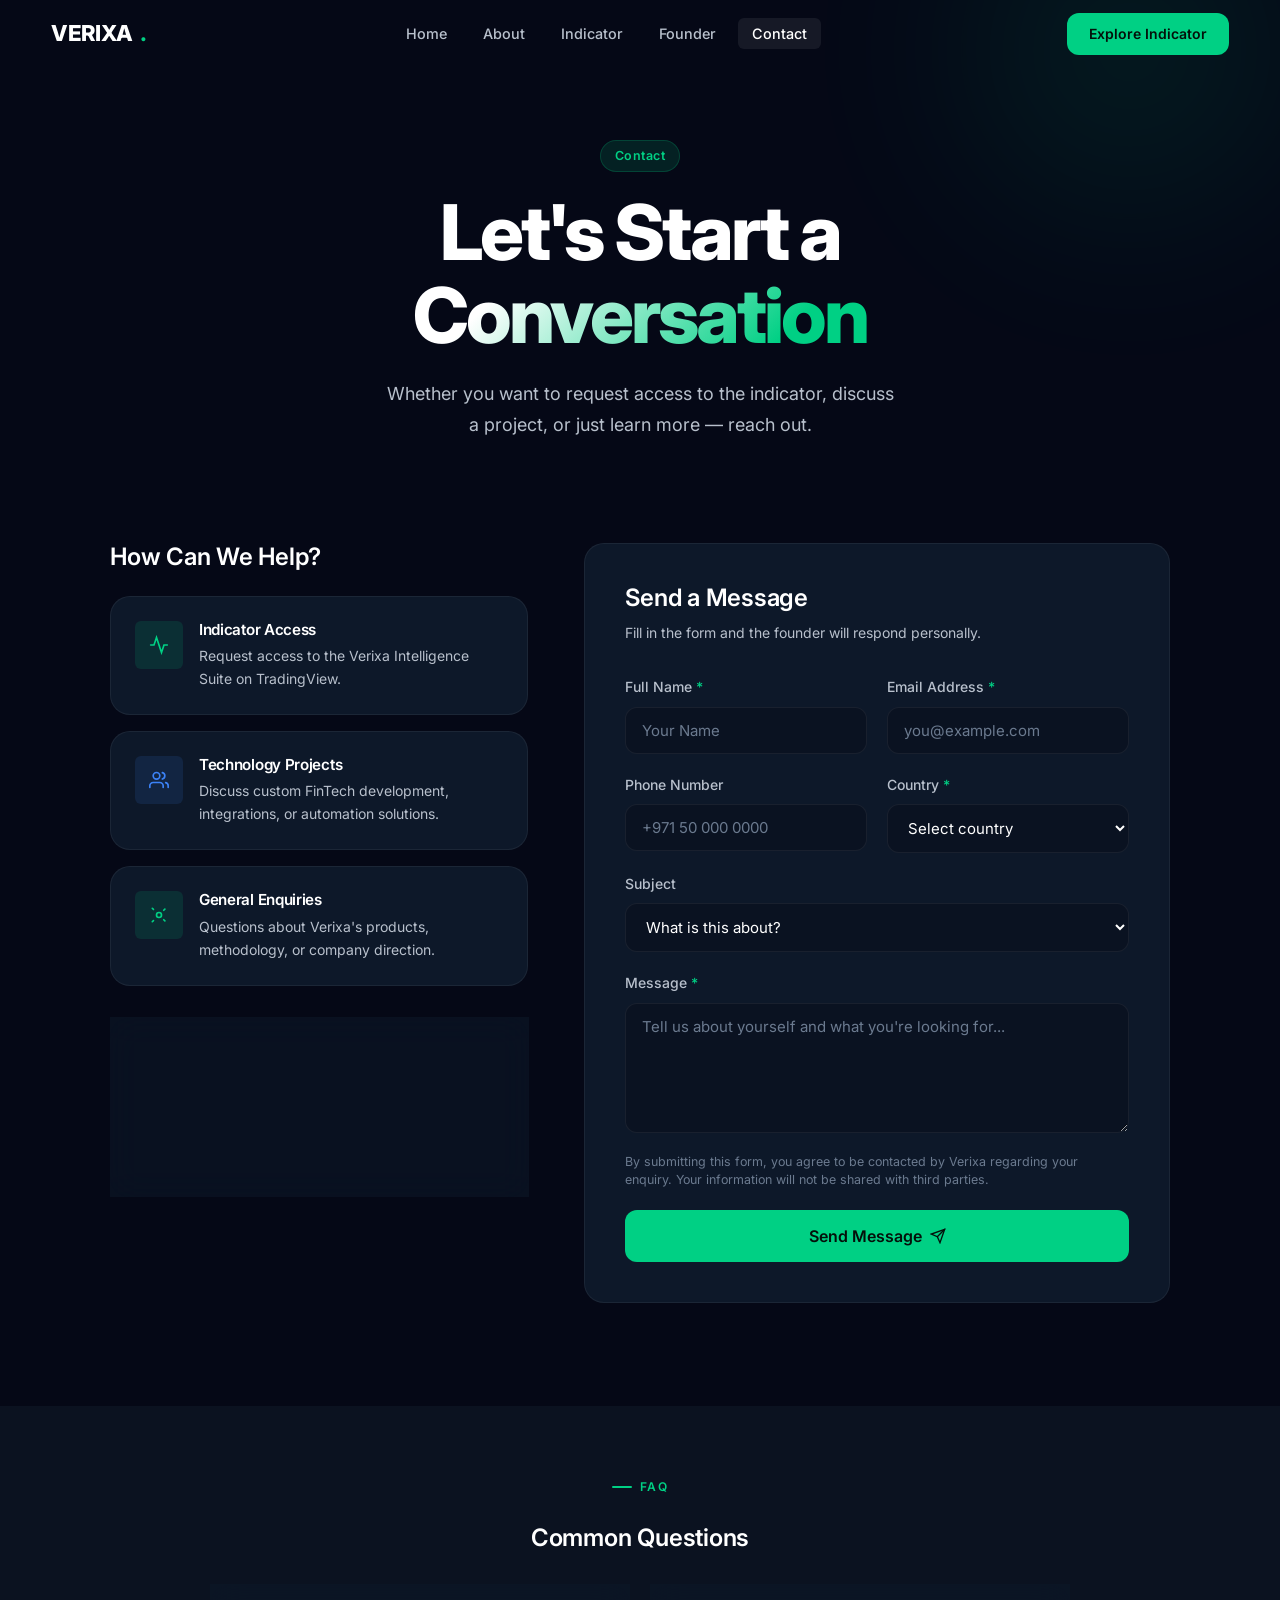
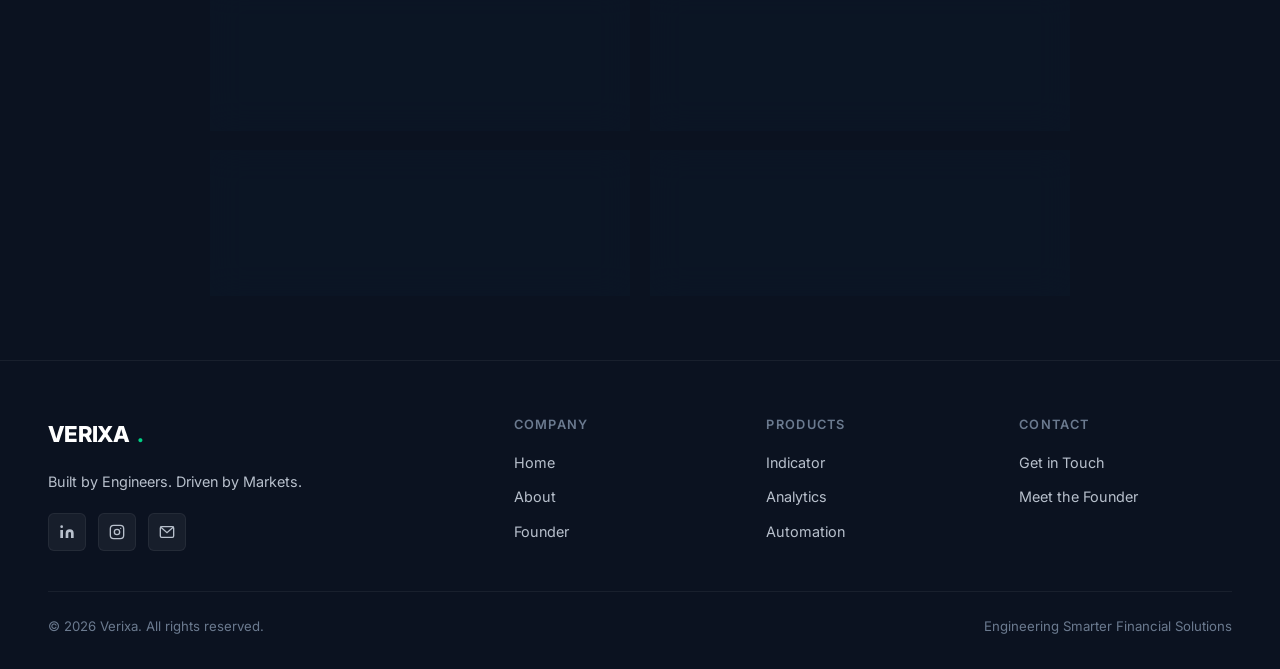
<file: Verixa Updated/contact.html>
<!DOCTYPE html>
<html lang="en">
<head>
<meta charset="UTF-8" />
<meta name="viewport" content="width=device-width, initial-scale=1.0" />
<title>Contact — VERIXA | Get in Touch</title>
<meta name="description" content="Get in touch with Verixa. Reach out to request indicator access, discuss partnerships, or connect directly with the founder." />
<link rel="preconnect" href="https://fonts.googleapis.com" />
<link rel="preconnect" href="https://fonts.gstatic.com" crossorigin />
<link rel="stylesheet" href="styles.css" />
</head>
<body>

<!-- ═══ NAVBAR ════════════════════════════════ -->
<nav id="navbar">
  <div class="nav-inner">
    <a href="index.html" class="nav-logo">VERIXA<span class="logo-dot">.</span></a>
    <ul class="nav-links">
      <li><a href="index.html">Home</a></li>
      <li><a href="about.html">About</a></li>
      <li><a href="indicator.html">Indicator</a></li>
      <li><a href="founder.html">Founder</a></li>
      <li><a href="contact.html">Contact</a></li>
    </ul>
    <div class="nav-cta">
      <a href="indicator.html" class="btn btn-primary btn-sm">Explore Indicator</a>
    </div>
    <button class="nav-hamburger" id="hamburger" aria-label="Menu">
      <span></span><span></span><span></span>
    </button>
  </div>
</nav>
<div class="mobile-menu" id="mobile-menu">
  <ul>
    <li><a href="index.html">Home</a></li>
    <li><a href="about.html">About</a></li>
    <li><a href="indicator.html">Indicator</a></li>
    <li><a href="founder.html">Founder</a></li>
    <li><a href="contact.html">Contact</a></li>
  </ul>
  <div class="mobile-cta">
    <a href="indicator.html" class="btn btn-primary">Explore Indicator</a>
    <a href="founder.html" class="btn btn-outline">Meet the Founder</a>
  </div>
</div>

<!-- ═══ PAGE HERO ══════════════════════════════ -->
<section class="page-hero" style="position:relative; overflow:hidden; padding-bottom:0;">
  <div class="orb orb-green" style="width:500px;height:500px;top:-200px;right:-100px; opacity:0.12;"></div>
  <div class="container" style="position:relative;z-index:1;">
    <div class="badge badge-green animate-fadeup" style="margin-bottom:1.25rem;">Contact</div>
    <h1 class="display-xl animate-fadeup delay-1" style="max-width:600px; margin:0 auto 1.25rem;">
      Let's Start a <span class="gradient-text">Conversation</span>
    </h1>
    <p class="body-lg text-muted animate-fadeup delay-2" style="max-width:520px; margin:0 auto;">
      Whether you want to request access to the indicator, discuss a project, or just learn more — reach out.
    </p>
  </div>
</section>

<!-- ═══ CONTACT GRID ═══════════════════════════ -->
<section class="section">
  <div class="container">
    <div style="display:grid; grid-template-columns:5fr 7fr; gap:3.5rem; align-items:start; max-width:1060px; margin:0 auto;">

      <!-- Left: Info cards -->
      <div class="reveal">
        <h2 class="display-sm" style="margin-bottom:1.5rem;">How Can We Help?</h2>

        <div style="display:flex; flex-direction:column; gap:1rem; margin-bottom:2rem;">
          <div class="card" style="padding:1.5rem; display:flex; gap:1rem; align-items:flex-start;">
            <div class="card-icon" style="flex-shrink:0; margin-bottom:0;">
              <svg width="20" height="20" viewBox="0 0 24 24" fill="none" stroke="var(--green)" stroke-width="2" stroke-linecap="round"><polyline points="22 12 18 12 15 21 9 3 6 12 2 12"/></svg>
            </div>
            <div>
              <h3 style="font-size:0.95rem; font-weight:600; margin-bottom:0.3rem;">Indicator Access</h3>
              <p class="body-sm text-muted">Request access to the Verixa Intelligence Suite on TradingView.</p>
            </div>
          </div>

          <div class="card" style="padding:1.5rem; display:flex; gap:1rem; align-items:flex-start;">
            <div class="card-icon blue" style="flex-shrink:0; margin-bottom:0;">
              <svg width="20" height="20" viewBox="0 0 24 24" fill="none" stroke="var(--blue)" stroke-width="2" stroke-linecap="round"><path d="M17 21v-2a4 4 0 0 0-4-4H5a4 4 0 0 0-4 4v2"/><circle cx="9" cy="7" r="4"/><path d="M23 21v-2a4 4 0 0 0-3-3.87M16 3.13a4 4 0 0 1 0 7.75"/></svg>
            </div>
            <div>
              <h3 style="font-size:0.95rem; font-weight:600; margin-bottom:0.3rem;">Technology Projects</h3>
              <p class="body-sm text-muted">Discuss custom FinTech development, integrations, or automation solutions.</p>
            </div>
          </div>

          <div class="card" style="padding:1.5rem; display:flex; gap:1rem; align-items:flex-start;">
            <div class="card-icon" style="flex-shrink:0; margin-bottom:0;">
              <svg width="20" height="20" viewBox="0 0 24 24" fill="none" stroke="var(--green)" stroke-width="2" stroke-linecap="round"><circle cx="12" cy="12" r="3"/><path d="M19.07 4.93l-1.41 1.41M5.34 18.66l-1.41 1.41M19.07 19.07l-1.41-1.41M5.34 5.34L3.93 3.93"/></svg>
            </div>
            <div>
              <h3 style="font-size:0.95rem; font-weight:600; margin-bottom:0.3rem;">General Enquiries</h3>
              <p class="body-sm text-muted">Questions about Verixa's products, methodology, or company direction.</p>
            </div>
          </div>
        </div>

        <!-- Direct contact info -->
        <div class="glass" style="padding:1.5rem;">
          <h3 style="font-size:0.85rem; font-weight:600; letter-spacing:0.08em; text-transform:uppercase; color:var(--text-subtle); margin-bottom:1rem;">Direct Contact</h3>
          <div style="display:flex; flex-direction:column; gap:0.85rem;">
            <a href="mailto:mohamedhanaskkl@gmail.com" class="flex items-center gap-2" style="color:var(--text-muted); text-decoration:none; font-size:0.9rem; transition:var(--transition);" onmouseover="this.style.color='var(--text)'" onmouseout="this.style.color='var(--text-muted)'">
              <svg width="16" height="16" viewBox="0 0 24 24" fill="none" stroke="var(--green)" stroke-width="2" stroke-linecap="round"><rect x="2" y="4" width="20" height="16" rx="2"/><polyline points="2,4 12,13 22,4"/></svg>
              mohamedhanaskkl@gmail.com
            </a>
            <a href="founder.html" class="flex items-center gap-2" style="color:var(--text-muted); text-decoration:none; font-size:0.9rem; transition:var(--transition);" onmouseover="this.style.color='var(--text)'" onmouseout="this.style.color='var(--text-muted)'">
              <svg width="16" height="16" viewBox="0 0 24 24" fill="none" stroke="var(--blue)" stroke-width="2" stroke-linecap="round"><path d="M20 21v-2a4 4 0 0 0-4-4H8a4 4 0 0 0-4 4v2"/><circle cx="12" cy="7" r="4"/></svg>
              Mohamed Hanas — Founder
            </a>
            <div class="flex items-center gap-2" style="color:var(--text-subtle); font-size:0.9rem;">
              <svg width="16" height="16" viewBox="0 0 24 24" fill="none" stroke="var(--text-subtle)" stroke-width="2" stroke-linecap="round"><path d="M21 10c0 7-9 13-9 13s-9-6-9-13a9 9 0 0 1 18 0z"/><circle cx="12" cy="10" r="3"/></svg>
              United Arab Emirates
            </div>
          </div>
        </div>
      </div>

      <!-- Right: Contact form -->
      <div class="reveal delay-1">
        <div class="card" style="padding:2.5rem;">
          <h2 class="display-sm" style="margin-bottom:0.5rem;">Send a Message</h2>
          <p class="body-sm text-muted" style="margin-bottom:2rem;">Fill in the form and the founder will respond personally.</p>

          <form id="contact-form" style="display:flex; flex-direction:column; gap:1.25rem;">
            <div class="form-grid">
              <div class="form-group">
                <label class="form-label" for="fullname">Full Name <span style="color:var(--green);">*</span></label>
                <input class="form-input" type="text" id="fullname" name="fullname" placeholder="Your Name" required />
              </div>
              <div class="form-group">
                <label class="form-label" for="email">Email Address <span style="color:var(--green);">*</span></label>
                <input class="form-input" type="email" id="email" name="email" placeholder="you@example.com" required />
              </div>
            </div>
            <div class="form-grid">
              <div class="form-group">
                <label class="form-label" for="phone">Phone Number</label>
                <input class="form-input" type="tel" id="phone" name="phone" placeholder="+971 50 000 0000" />
              </div>
              <div class="form-group">
                <label class="form-label" for="country">Country <span style="color:var(--green);">*</span></label>
                <select class="form-select" id="country" name="country" required>
                  <option value="" disabled selected>Select country</option>
                  <option>United Arab Emirates</option>
                  <option>Saudi Arabia</option>
                  <option>United States</option>
                  <option>United Kingdom</option>
                  <option>India</option>
                  <option>Pakistan</option>
                  <option>Egypt</option>
                  <option>Jordan</option>
                  <option>Kuwait</option>
                  <option>Qatar</option>
                  <option>Bahrain</option>
                  <option>Oman</option>
                  <option>Germany</option>
                  <option>France</option>
                  <option>Australia</option>
                  <option>Canada</option>
                  <option>Singapore</option>
                  <option>Malaysia</option>
                  <option>Nigeria</option>
                  <option>South Africa</option>
                  <option>Other</option>
                </select>
              </div>
            </div>
            <div class="form-group">
              <label class="form-label" for="subject">Subject</label>
              <select class="form-select" id="subject" name="subject">
                <option value="" disabled selected>What is this about?</option>
                <option>Indicator Access Request</option>
                <option>Technology Development Enquiry</option>
                <option>Partnership Discussion</option>
                <option>General Question</option>
                <option>Other</option>
              </select>
            </div>
            <div class="form-group">
              <label class="form-label" for="message">Message <span style="color:var(--green);">*</span></label>
              <textarea class="form-textarea" id="message" name="message" placeholder="Tell us about yourself and what you're looking for..." required></textarea>
            </div>

            <!-- Disclaimer -->
            <p style="font-size:0.78rem; color:var(--text-subtle); line-height:1.5;">
              By submitting this form, you agree to be contacted by Verixa regarding your enquiry. Your information will not be shared with third parties.
            </p>

            <button type="submit" class="btn btn-primary btn-lg" style="justify-content:center; width:100%;">
              Send Message
              <svg width="16" height="16" viewBox="0 0 24 24" fill="none" stroke="currentColor" stroke-width="2" stroke-linecap="round"><line x1="22" y1="2" x2="11" y2="13"/><polygon points="22 2 15 22 11 13 2 9 22 2"/></svg>
            </button>
          </form>

          <!-- Success message -->
          <div class="success-msg" id="success-msg">
            <div class="success-icon">✅</div>
            <h3 style="font-size:1.125rem; font-weight:700; margin-bottom:0.5rem;">Message Sent</h3>
            <p class="body-sm text-muted">Thank you for reaching out. The founder will respond to your message personally — typically within one business day.</p>
          </div>
        </div>
      </div>
    </div>
  </div>
</section>

<!-- ═══ FAQ STRIP ══════════════════════════════ -->
<section class="section-sm" style="background:var(--bg-primary);">
  <div class="container">
    <div class="section-header reveal" style="margin-bottom:2rem;">
      <div class="section-eyebrow label">FAQ</div>
      <h2 class="display-sm" style="margin:0.75rem 0 0.5rem;">Common Questions</h2>
    </div>
    <div style="display:grid; grid-template-columns:1fr 1fr; gap:1.25rem; max-width:860px; margin:0 auto;">
      <div class="glass reveal" style="padding:1.5rem;">
        <h3 style="font-size:0.95rem; font-weight:600; margin-bottom:0.5rem;">How do I access the indicator?</h3>
        <p class="body-sm text-muted">Use the contact form above to request access. The indicator is distributed directly through TradingView's invite-only system.</p>
      </div>
      <div class="glass reveal delay-1" style="padding:1.5rem;">
        <h3 style="font-size:0.95rem; font-weight:600; margin-bottom:0.5rem;">What markets does it support?</h3>
        <p class="body-sm text-muted">The indicator works on any instrument available on TradingView — Forex pairs, Gold, Indices, and more.</p>
      </div>
      <div class="glass reveal delay-1" style="padding:1.5rem;">
        <h3 style="font-size:0.95rem; font-weight:600; margin-bottom:0.5rem;">Is this a signal service?</h3>
        <p class="body-sm text-muted">No. Verixa builds analytical tools — the indicator presents market data and structure analysis. Trading decisions remain entirely with the trader.</p>
      </div>
      <div class="glass reveal delay-2" style="padding:1.5rem;">
        <h3 style="font-size:0.95rem; font-weight:600; margin-bottom:0.5rem;">Do you offer custom development?</h3>
        <p class="body-sm text-muted">Yes. Reach out via the contact form to discuss custom indicator development, automation solutions, or FinTech projects.</p>
      </div>
    </div>
  </div>
</section>

<!-- ═══ FOOTER ════════════════════════════════ -->
<footer id="footer">
  <div class="container">
    <div class="footer-grid">
      <div class="footer-brand">
        <a href="index.html" class="nav-logo" style="display:inline-flex; margin-bottom:0.5rem;">VERIXA<span class="logo-dot">.</span></a>
        <p class="tagline">Built by Engineers. Driven by Markets.</p>
        <div class="footer-socials">
          <a href="https://www.linkedin.com/in/mohamedhanas" target="_blank" rel="noopener" class="footer-social-btn" aria-label="LinkedIn">
            <svg width="16" height="16" viewBox="0 0 24 24" fill="currentColor"><path d="M16 8a6 6 0 0 1 6 6v7h-4v-7a2 2 0 0 0-2-2 2 2 0 0 0-2 2v7h-4v-7a6 6 0 0 1 6-6zM2 9h4v12H2z"/><circle cx="4" cy="4" r="2"/></svg>
          </a>
          <a href="https://www.instagram.com/the.pipsociety?igsh=Z25vYmlnbmc1anJz&utm_source=qr" target="_blank" rel="noopener" class="footer-social-btn" aria-label="Instagram">
            <svg width="16" height="16" viewBox="0 0 24 24" fill="none" stroke="currentColor" stroke-width="2" stroke-linecap="round" stroke-linejoin="round"><rect x="2" y="2" width="20" height="20" rx="5" ry="5"/><circle cx="12" cy="12" r="4"/><circle cx="17.5" cy="6.5" r="1" fill="currentColor" stroke="none"/></svg>
          </a>
          <a href="mailto:mohamedhanaskkl@gmail.com" class="footer-social-btn" aria-label="Email">
            <svg width="16" height="16" viewBox="0 0 24 24" fill="none" stroke="currentColor" stroke-width="2"><rect x="2" y="4" width="20" height="16" rx="2"/><polyline points="2,4 12,13 22,4"/></svg>
          </a>
        </div>
      </div>
      <div class="footer-col">
        <h4>Company</h4>
        <ul>
          <li><a href="index.html">Home</a></li>
          <li><a href="about.html">About</a></li>
          <li><a href="founder.html">Founder</a></li>
        </ul>
      </div>
      <div class="footer-col">
        <h4>Products</h4>
        <ul>
          <li><a href="indicator.html">Indicator</a></li>
          <li><a href="indicator.html">Analytics</a></li>
          <li><a href="indicator.html">Automation</a></li>
        </ul>
      </div>
      <div class="footer-col">
        <h4>Contact</h4>
        <ul>
          <li><a href="contact.html">Get in Touch</a></li>
          <li><a href="founder.html">Meet the Founder</a></li>
        </ul>
      </div>
    </div>
    <div class="footer-bottom">
      <span>© 2026 Verixa. All rights reserved.</span>
      <span>Engineering Smarter Financial Solutions</span>
    </div>
  </div>
</footer>

<script src="script.js"></script>
</body>
</html>
</file>
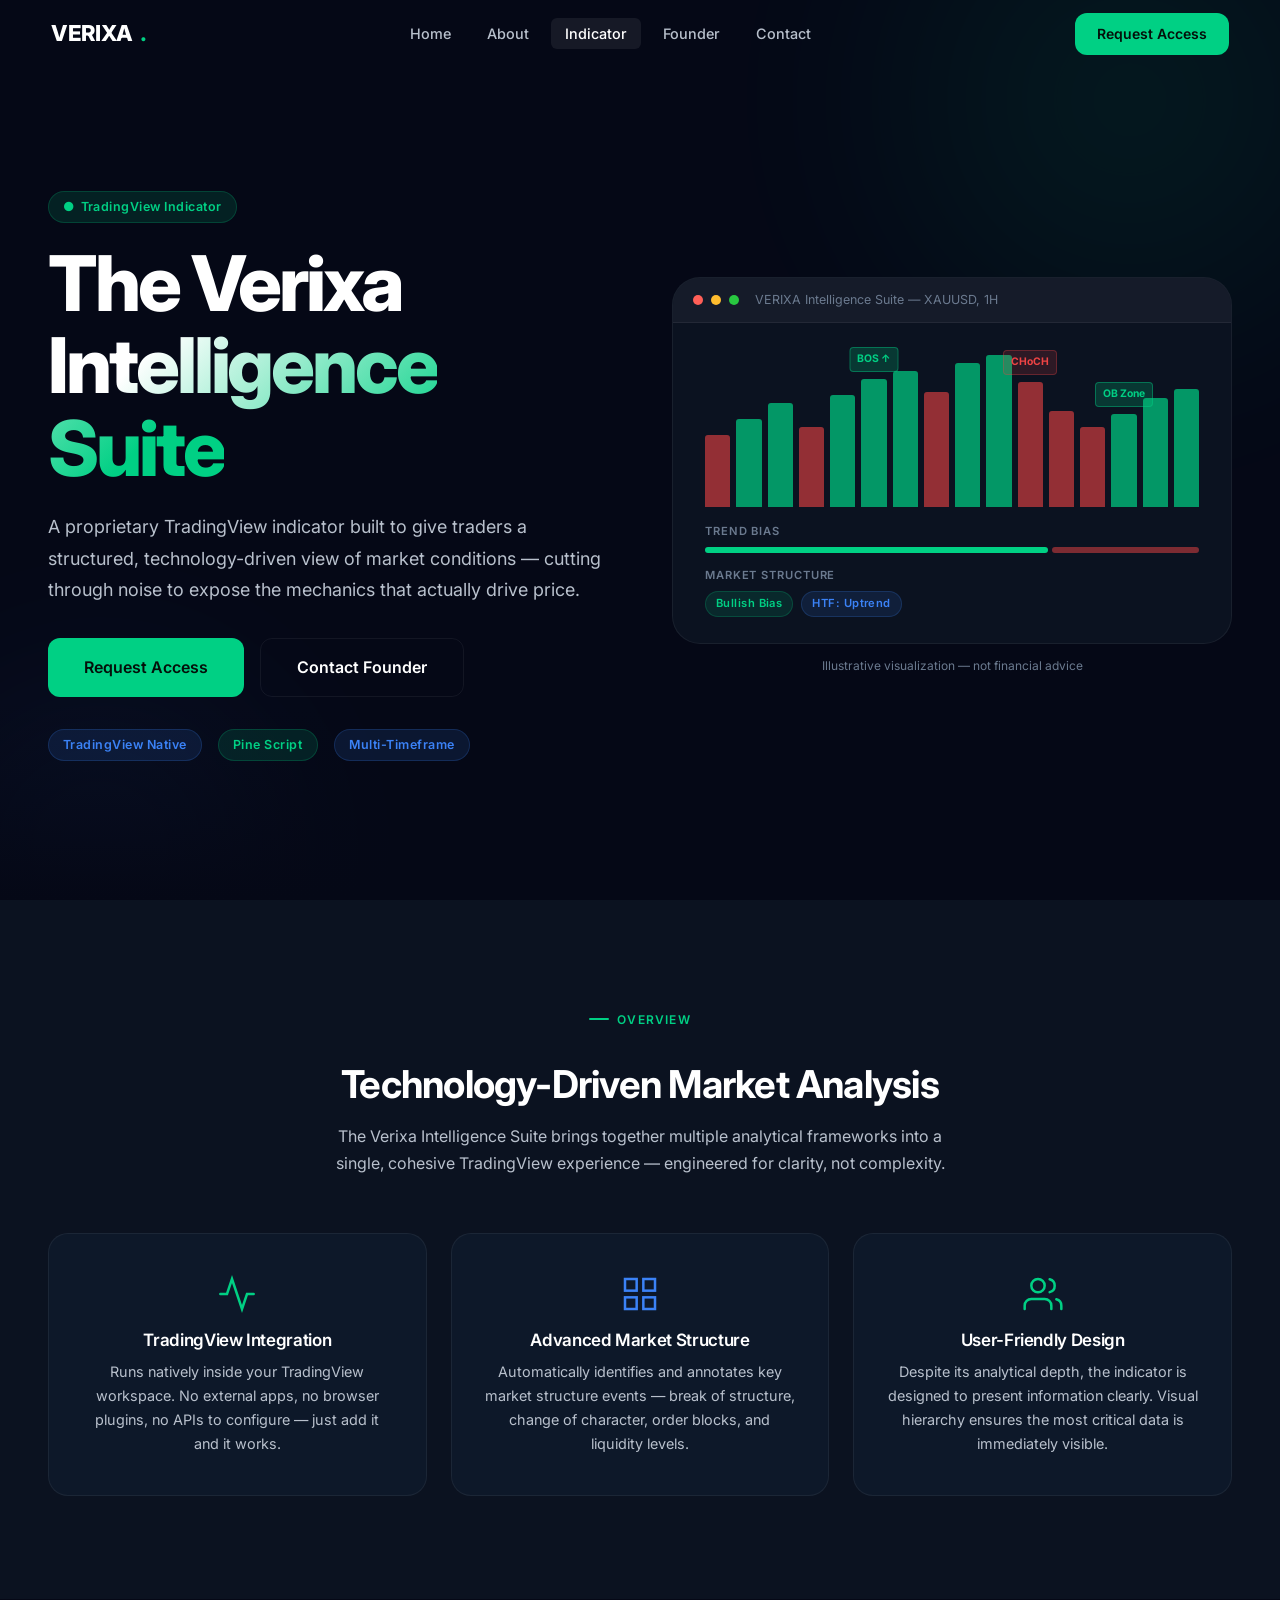
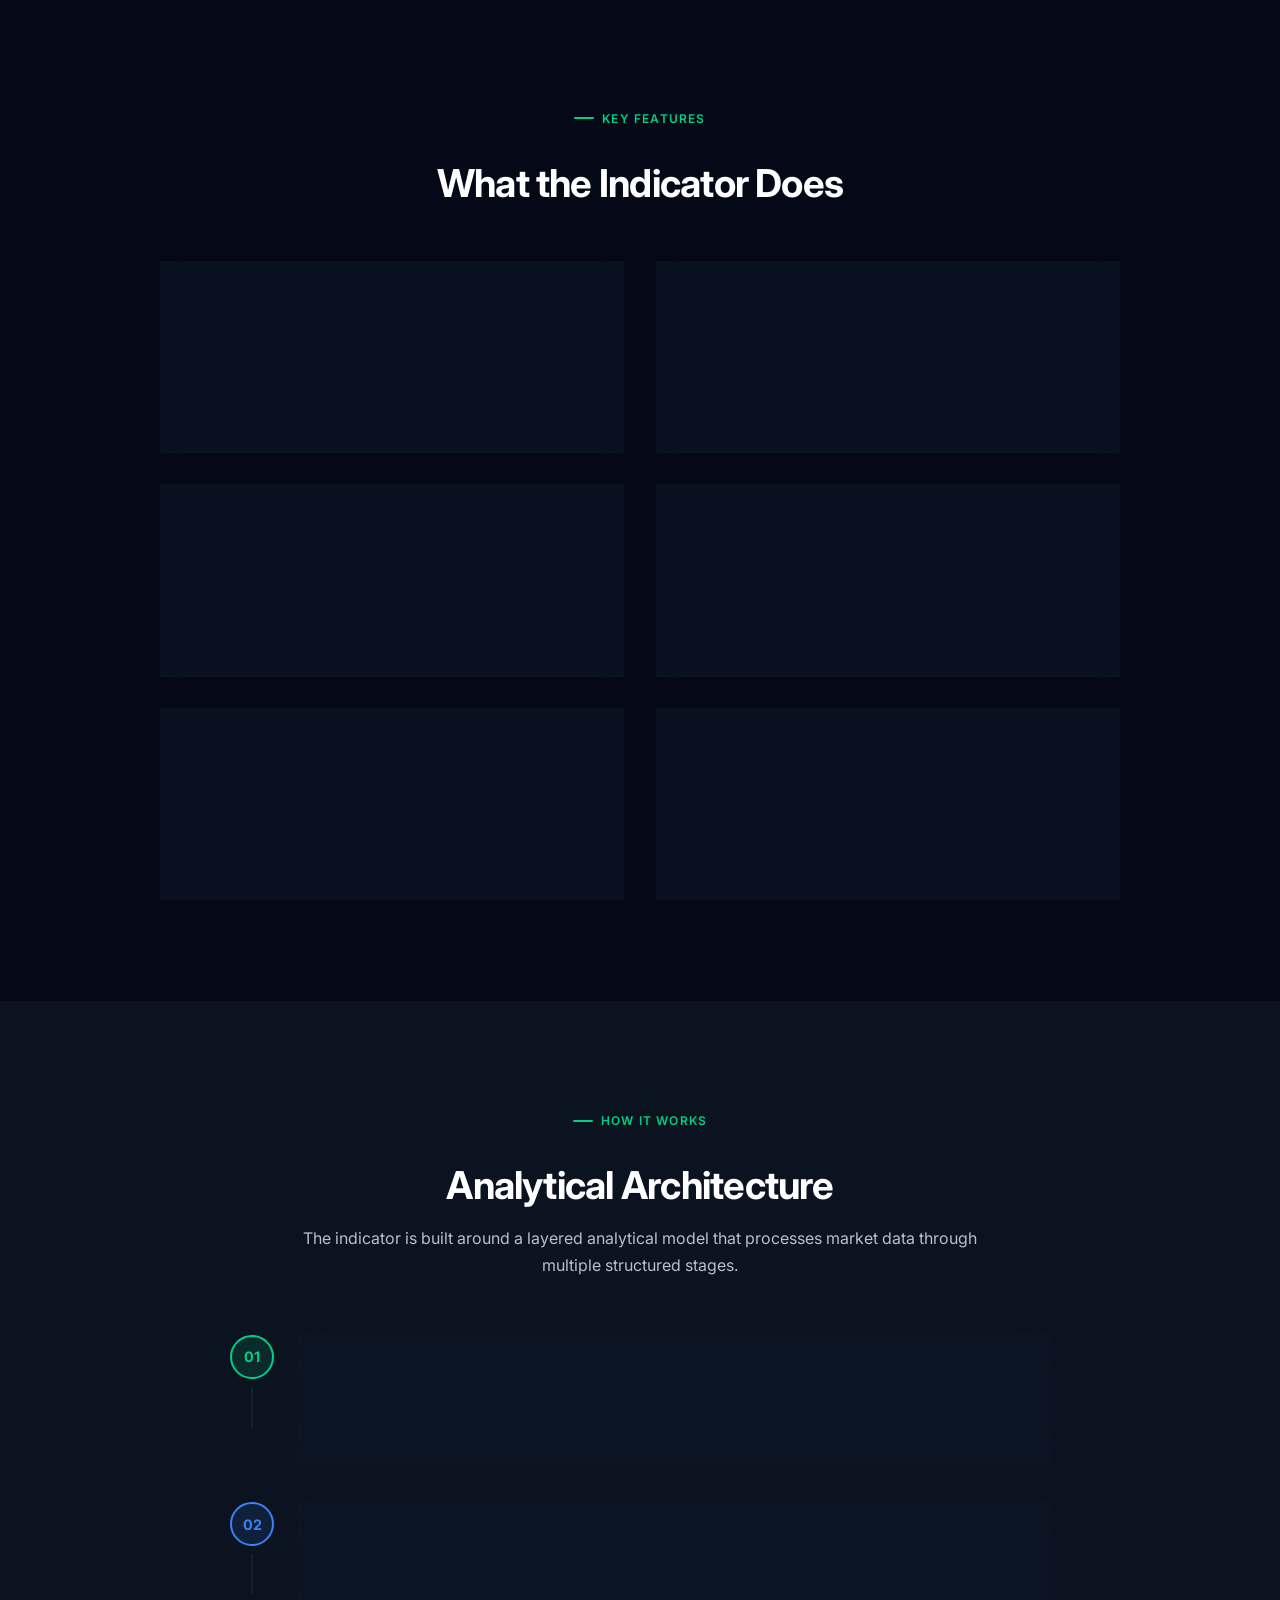
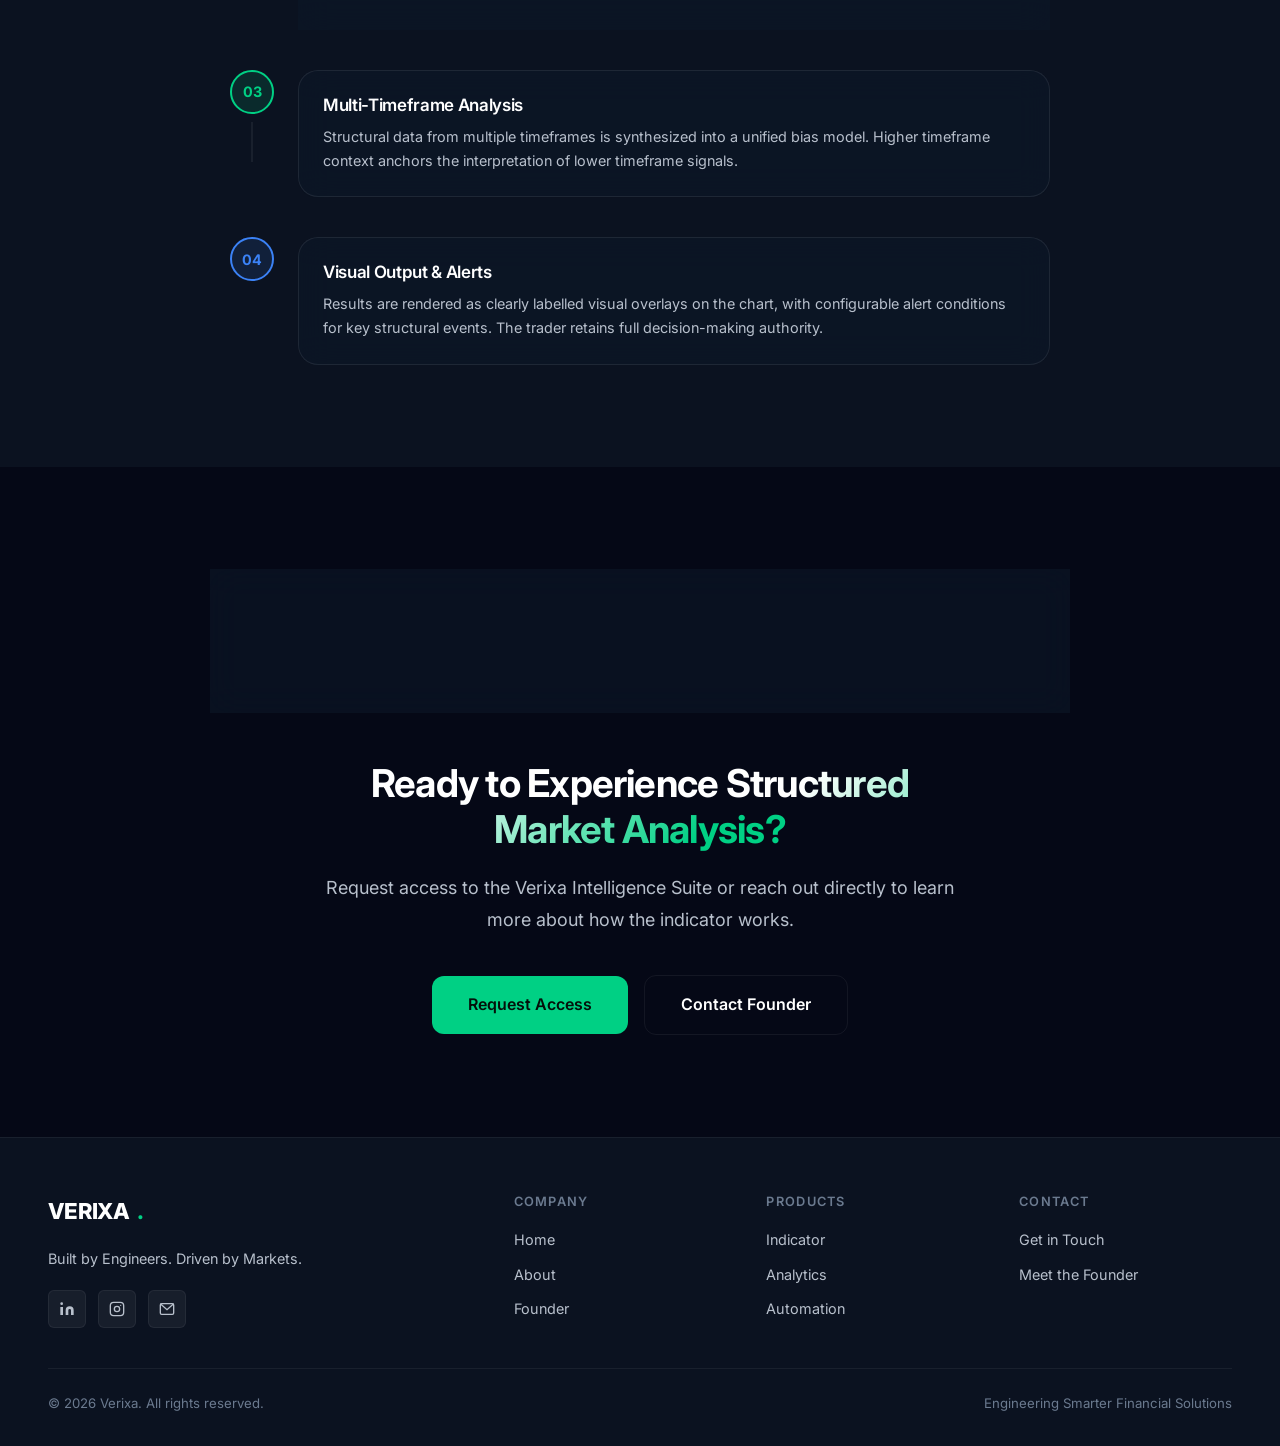
<file: Verixa Updated/indicator.html>
<!DOCTYPE html>
<html lang="en">
<head>
<meta charset="UTF-8" />
<meta name="viewport" content="width=device-width, initial-scale=1.0" />
<title>Indicator — VERIXA | Proprietary TradingView Analytics</title>
<meta name="description" content="Verixa's proprietary TradingView indicator — advanced market structure analysis, trend identification, and trading intelligence built by a software engineer." />
<link rel="preconnect" href="https://fonts.googleapis.com" />
<link rel="preconnect" href="https://fonts.gstatic.com" crossorigin />
<link rel="stylesheet" href="styles.css" />
<style>
  /* Indicator-specific styles */
  .indicator-screen {
    background: var(--bg-primary);
    border: 1px solid var(--border);
    border-radius: var(--radius-xl);
    overflow: hidden;
    position: relative;
  }
  .screen-header {
    background: rgba(255,255,255,0.04);
    border-bottom: 1px solid var(--border);
    padding: 12px 20px;
    display: flex;
    align-items: center;
    gap: 8px;
  }
  .screen-dot { width: 10px; height: 10px; border-radius: 50%; }
  .screen-body { padding: 1.5rem; position: relative; min-height: 320px; }
  .chart-bar {
    display: flex;
    align-items: flex-end;
    gap: 6px;
    height: 160px;
  }
  .c-bar {
    flex: 1; border-radius: 3px 3px 0 0;
    position: relative;
    transition: opacity 0.3s;
  }
  .c-bar.bull { background: rgba(0,208,132,0.7); }
  .c-bar.bear { background: rgba(239,68,68,0.6); }
  .c-bar:hover { opacity: 0.85; }
  .signal-tag {
    position: absolute; top: -32px; left: 50%; transform: translateX(-50%);
    font-size: 0.65rem; font-weight: 700; padding: 3px 7px;
    border-radius: 4px; white-space: nowrap;
  }
  .signal-tag.buy  { background: rgba(0,208,132,0.2); color: var(--green); border: 1px solid rgba(0,208,132,0.4); }
  .signal-tag.sell { background: rgba(239,68,68,0.15); color: #ef4444; border: 1px solid rgba(239,68,68,0.3); }
  .chart-overlay {
    position: absolute; inset: 1.5rem; pointer-events: none;
  }
</style>
</head>
<body>

<!-- ═══ NAVBAR ════════════════════════════════ -->
<nav id="navbar">
  <div class="nav-inner">
    <a href="index.html" class="nav-logo">VERIXA<span class="logo-dot">.</span></a>
    <ul class="nav-links">
      <li><a href="index.html">Home</a></li>
      <li><a href="about.html">About</a></li>
      <li><a href="indicator.html">Indicator</a></li>
      <li><a href="founder.html">Founder</a></li>
      <li><a href="contact.html">Contact</a></li>
    </ul>
    <div class="nav-cta">
      <a href="contact.html" class="btn btn-primary btn-sm">Request Access</a>
    </div>
    <button class="nav-hamburger" id="hamburger" aria-label="Menu">
      <span></span><span></span><span></span>
    </button>
  </div>
</nav>
<div class="mobile-menu" id="mobile-menu">
  <ul>
    <li><a href="index.html">Home</a></li>
    <li><a href="about.html">About</a></li>
    <li><a href="indicator.html">Indicator</a></li>
    <li><a href="founder.html">Founder</a></li>
    <li><a href="contact.html">Contact</a></li>
  </ul>
  <div class="mobile-cta">
    <a href="contact.html" class="btn btn-primary">Request Access</a>
    <a href="founder.html" class="btn btn-outline">Contact Founder</a>
  </div>
</div>

<!-- ═══ HERO ══════════════════════════════════ -->
<section style="position:relative; min-height:100vh; display:flex; align-items:center; overflow:hidden; padding-top:68px;">
  <div class="orb orb-green" style="width:700px;height:700px;top:-250px;right:-200px; opacity:0.1;"></div>
  <div class="orb orb-blue"  style="width:500px;height:500px;bottom:-200px;left:-150px; opacity:0.1;"></div>
  <div style="position:absolute;bottom:0;left:0;right:0;height:200px;background:linear-gradient(to top,#050816,transparent);z-index:1;"></div>

  <div class="container" style="position:relative;z-index:2; padding-top:4rem; padding-bottom:5rem;">
    <div style="display:grid; grid-template-columns:1fr 1fr; gap:4rem; align-items:center;">

      <!-- Left: Copy -->
      <div>
        <div class="badge badge-green animate-fadeup" style="margin-bottom:1.25rem;">
          <span>●</span> TradingView Indicator
        </div>
        <h1 class="display-xl animate-fadeup delay-1" style="margin-bottom:1.25rem;">
          The Verixa<br><span class="gradient-text">Intelligence Suite</span>
        </h1>
        <p class="body-lg text-muted animate-fadeup delay-2" style="margin-bottom:2rem;">
          A proprietary TradingView indicator built to give traders a structured, technology-driven view of market conditions — cutting through noise to expose the mechanics that actually drive price.
        </p>
        <div class="flex gap-2 animate-fadeup delay-3" style="flex-wrap:wrap;">
          <a href="contact.html" class="btn btn-primary btn-lg">Request Access</a>
          <a href="founder.html" class="btn btn-outline btn-lg">Contact Founder</a>
        </div>
        <div class="flex gap-2 animate-fadeup delay-4 mt-4" style="flex-wrap:wrap;">
          <div class="badge badge-blue">TradingView Native</div>
          <div class="badge badge-green">Pine Script</div>
          <div class="badge badge-blue">Multi-Timeframe</div>
        </div>
      </div>

      <!-- Right: Mockup chart -->
      <div class="animate-fadeup delay-2">
        <div class="indicator-screen">
          <div class="screen-header">
            <div class="screen-dot" style="background:#ff5f57;"></div>
            <div class="screen-dot" style="background:#ffbd2e;"></div>
            <div class="screen-dot" style="background:#28c840;"></div>
            <span style="font-size:0.78rem; color:var(--text-subtle); margin-left:8px;">VERIXA Intelligence Suite — XAUUSD, 1H</span>
          </div>
          <div class="screen-body">
            <!-- Chart bars -->
            <div class="chart-bar" style="padding:0 0.5rem;">
              <div class="c-bar bear" style="height:45%;"></div>
              <div class="c-bar bull" style="height:55%;"></div>
              <div class="c-bar bull" style="height:65%;"></div>
              <div class="c-bar bear" style="height:50%;"></div>
              <div class="c-bar bull" style="height:70%;"></div>
              <div class="c-bar bull" style="height:80%; position:relative;">
                <div class="signal-tag buy">BOS ↑</div>
              </div>
              <div class="c-bar bull" style="height:85%;"></div>
              <div class="c-bar bear" style="height:72%;"></div>
              <div class="c-bar bull" style="height:90%;"></div>
              <div class="c-bar bull" style="height:95%;"></div>
              <div class="c-bar bear" style="height:78%; position:relative;">
                <div class="signal-tag sell">CHoCH</div>
              </div>
              <div class="c-bar bear" style="height:60%;"></div>
              <div class="c-bar bear" style="height:50%;"></div>
              <div class="c-bar bull" style="height:58%; position:relative;">
                <div class="signal-tag buy">OB Zone</div>
              </div>
              <div class="c-bar bull" style="height:68%;"></div>
              <div class="c-bar bull" style="height:74%;"></div>
            </div>
            <!-- Indicator row 1 -->
            <div style="margin-top:1rem; padding:0 0.5rem;">
              <div style="font-size:0.7rem; color:var(--text-subtle); margin-bottom:0.4rem; font-weight:600; letter-spacing:0.08em; text-transform:uppercase;">Trend Bias</div>
              <div style="display:flex; gap:4px; align-items:center;">
                <div style="height:6px; border-radius:3px; background:var(--green); flex:7;"></div>
                <div style="height:6px; border-radius:3px; background:rgba(239,68,68,0.5); flex:3;"></div>
              </div>
            </div>
            <!-- Indicator row 2 -->
            <div style="margin-top:0.85rem; padding:0 0.5rem;">
              <div style="font-size:0.7rem; color:var(--text-subtle); margin-bottom:0.4rem; font-weight:600; letter-spacing:0.08em; text-transform:uppercase;">Market Structure</div>
              <div style="display:flex; gap:8px;">
                <div class="badge badge-green" style="font-size:0.7rem; padding:3px 10px;">Bullish Bias</div>
                <div class="badge badge-blue" style="font-size:0.7rem; padding:3px 10px;">HTF: Uptrend</div>
              </div>
            </div>
          </div>
        </div>
        <p style="text-align:center; font-size:0.75rem; color:var(--text-subtle); margin-top:0.75rem;">
          Illustrative visualization — not financial advice
        </p>
      </div>
    </div>
  </div>
</section>

<!-- ═══ OVERVIEW ═══════════════════════════════ -->
<section class="section" style="background:var(--bg-primary);">
  <div class="container">
    <div class="section-header reveal">
      <div class="section-eyebrow label">Overview</div>
      <h2 class="display-md" style="margin:1rem 0 1rem;">Technology-Driven Market Analysis</h2>
      <p class="body-md text-muted" style="max-width:640px; margin:0 auto;">
        The Verixa Intelligence Suite brings together multiple analytical frameworks into a single, cohesive TradingView experience — engineered for clarity, not complexity.
      </p>
    </div>
    <div class="grid-3">
      <div class="card reveal" style="text-align:center; padding:2.5rem 2rem;">
        <div style="font-size:2.5rem; margin-bottom:1rem; display:block;">
          <svg width="40" height="40" viewBox="0 0 24 24" fill="none" stroke="var(--green)" stroke-width="1.5" stroke-linecap="round" style="margin:0 auto;display:block;"><polyline points="22 12 18 12 15 21 9 3 6 12 2 12"/></svg>
        </div>
        <h3 class="card-title">TradingView Integration</h3>
        <p class="card-body">Runs natively inside your TradingView workspace. No external apps, no browser plugins, no APIs to configure — just add it and it works.</p>
      </div>
      <div class="card reveal delay-1" style="text-align:center; padding:2.5rem 2rem;">
        <div style="margin-bottom:1rem; display:block;">
          <svg width="40" height="40" viewBox="0 0 24 24" fill="none" stroke="var(--blue)" stroke-width="1.5" stroke-linecap="round" style="margin:0 auto;display:block;"><rect x="3" y="3" width="7" height="7"/><rect x="14" y="3" width="7" height="7"/><rect x="14" y="14" width="7" height="7"/><rect x="3" y="14" width="7" height="7"/></svg>
        </div>
        <h3 class="card-title">Advanced Market Structure</h3>
        <p class="card-body">Automatically identifies and annotates key market structure events — break of structure, change of character, order blocks, and liquidity levels.</p>
      </div>
      <div class="card reveal delay-2" style="text-align:center; padding:2.5rem 2rem;">
        <div style="margin-bottom:1rem; display:block;">
          <svg width="40" height="40" viewBox="0 0 24 24" fill="none" stroke="var(--green)" stroke-width="1.5" stroke-linecap="round" style="margin:0 auto;display:block;"><path d="M17 21v-2a4 4 0 0 0-4-4H5a4 4 0 0 0-4 4v2"/><circle cx="9" cy="7" r="4"/><path d="M23 21v-2a4 4 0 0 0-3-3.87M16 3.13a4 4 0 0 1 0 7.75"/></svg>
        </div>
        <h3 class="card-title">User-Friendly Design</h3>
        <p class="card-body">Despite its analytical depth, the indicator is designed to present information clearly. Visual hierarchy ensures the most critical data is immediately visible.</p>
      </div>
    </div>
  </div>
</section>

<!-- ═══ KEY FEATURES ═══════════════════════════ -->
<section class="section">
  <div class="container">
    <div class="section-header reveal">
      <div class="section-eyebrow label">Key Features</div>
      <h2 class="display-md" style="margin:1rem 0 1rem;">What the Indicator Does</h2>
    </div>
    <div style="display:grid; grid-template-columns:1fr 1fr; gap:2rem; max-width:960px; margin:0 auto;">

      <div class="glass reveal" style="padding:2rem;">
        <div style="display:flex; gap:1rem; align-items:flex-start;">
          <div class="card-icon" style="flex-shrink:0;">
            <svg width="20" height="20" viewBox="0 0 24 24" fill="none" stroke="var(--green)" stroke-width="2" stroke-linecap="round"><path d="M3 3l7.07 16.97 2.51-7.39 7.39-2.51L3 3z"/><path d="M13 13l6 6"/></svg>
          </div>
          <div>
            <h3 class="card-title">Market Structure Analysis</h3>
            <p class="card-body">Detects and labels Break of Structure (BOS) and Change of Character (CHoCH) events in real time, giving traders a clear structural map of market direction.</p>
          </div>
        </div>
      </div>

      <div class="glass reveal delay-1" style="padding:2rem;">
        <div style="display:flex; gap:1rem; align-items:flex-start;">
          <div class="card-icon blue" style="flex-shrink:0;">
            <svg width="20" height="20" viewBox="0 0 24 24" fill="none" stroke="var(--blue)" stroke-width="2" stroke-linecap="round"><polyline points="23 6 13.5 15.5 8.5 10.5 1 18"/><polyline points="17 6 23 6 23 12"/></svg>
          </div>
          <div>
            <h3 class="card-title">Trend Identification</h3>
            <p class="card-body">Multi-timeframe trend bias calculation provides a composite view of directional pressure across different time horizons simultaneously.</p>
          </div>
        </div>
      </div>

      <div class="glass reveal delay-1" style="padding:2rem;">
        <div style="display:flex; gap:1rem; align-items:flex-start;">
          <div class="card-icon" style="flex-shrink:0;">
            <svg width="20" height="20" viewBox="0 0 24 24" fill="none" stroke="var(--green)" stroke-width="2" stroke-linecap="round"><circle cx="11" cy="11" r="8"/><line x1="21" y1="21" x2="16.65" y2="16.65"/></svg>
          </div>
          <div>
            <h3 class="card-title">Order Block Detection</h3>
            <p class="card-body">Automatically identifies institutional order blocks and fair value gaps — high-probability reaction zones that institutional price action theory uses as reference points.</p>
          </div>
        </div>
      </div>

      <div class="glass reveal delay-2" style="padding:2rem;">
        <div style="display:flex; gap:1rem; align-items:flex-start;">
          <div class="card-icon blue" style="flex-shrink:0;">
            <svg width="20" height="20" viewBox="0 0 24 24" fill="none" stroke="var(--blue)" stroke-width="2" stroke-linecap="round"><path d="M18 8A6 6 0 0 0 6 8c0 7-3 9-3 9h18s-3-2-3-9"/><path d="M13.73 21a2 2 0 0 1-3.46 0"/></svg>
          </div>
          <div>
            <h3 class="card-title">Smart Alerts</h3>
            <p class="card-body">Configurable alert conditions notify you when key structural events occur — no need to watch charts continuously. Integrate with email, mobile, or webhook.</p>
          </div>
        </div>
      </div>

      <div class="glass reveal delay-2" style="padding:2rem;">
        <div style="display:flex; gap:1rem; align-items:flex-start;">
          <div class="card-icon" style="flex-shrink:0;">
            <svg width="20" height="20" viewBox="0 0 24 24" fill="none" stroke="var(--green)" stroke-width="2" stroke-linecap="round"><rect x="3" y="3" width="18" height="18" rx="2"/><line x1="3" y1="9" x2="21" y2="9"/><line x1="9" y1="21" x2="9" y2="9"/></svg>
          </div>
          <div>
            <h3 class="card-title">Data Visualization</h3>
            <p class="card-body">Visual layers are carefully designed to add information without cluttering the chart. Clean, professional presentation that fits into a trader's existing workflow.</p>
          </div>
        </div>
      </div>

      <div class="glass reveal delay-3" style="padding:2rem;">
        <div style="display:flex; gap:1rem; align-items:flex-start;">
          <div class="card-icon blue" style="flex-shrink:0;">
            <svg width="20" height="20" viewBox="0 0 24 24" fill="none" stroke="var(--blue)" stroke-width="2" stroke-linecap="round"><path d="M12 2L2 7l10 5 10-5-10-5z"/><path d="M2 17l10 5 10-5M2 12l10 5 10-5"/></svg>
          </div>
          <div>
            <h3 class="card-title">Continuous Improvement</h3>
            <p class="card-body">The indicator evolves with ongoing market research and user feedback. Updates are pushed directly to TradingView — improvements are automatic.</p>
          </div>
        </div>
      </div>

    </div>
  </div>
</section>

<!-- ═══ HOW IT WORKS ═══════════════════════════ -->
<section class="section" style="background:var(--bg-primary);">
  <div class="container">
    <div class="section-header reveal">
      <div class="section-eyebrow label">How It Works</div>
      <h2 class="display-md" style="margin:1rem 0 1rem;">Analytical Architecture</h2>
      <p class="body-md text-muted">The indicator is built around a layered analytical model that processes market data through multiple structured stages.</p>
    </div>
    <div style="max-width:820px; margin:0 auto;">
      <div style="display:flex; flex-direction:column; gap:0; position:relative;">

        <div class="reveal" style="display:flex; gap:1.5rem; align-items:flex-start; padding-bottom:2.5rem; position:relative;">
          <div style="display:flex; flex-direction:column; align-items:center; flex-shrink:0;">
            <div style="width:44px;height:44px;border-radius:50%;background:var(--green-dim);border:2px solid var(--green);display:flex;align-items:center;justify-content:center;font-weight:700;color:var(--green);font-size:0.9rem;position:relative;z-index:1;">01</div>
            <div style="width:2px;flex:1;background:var(--border);margin-top:8px;min-height:40px;"></div>
          </div>
          <div class="glass" style="padding:1.5rem; flex:1;">
            <h3 class="card-title">Price Data Ingestion</h3>
            <p class="card-body">Raw OHLCV data is consumed from TradingView's data feed, preprocessed, and structured for analysis. The indicator works across all instruments and timeframes available on TradingView.</p>
          </div>
        </div>

        <div class="reveal delay-1" style="display:flex; gap:1.5rem; align-items:flex-start; padding-bottom:2.5rem;">
          <div style="display:flex; flex-direction:column; align-items:center; flex-shrink:0;">
            <div style="width:44px;height:44px;border-radius:50%;background:var(--blue-dim);border:2px solid var(--blue);display:flex;align-items:center;justify-content:center;font-weight:700;color:var(--blue);font-size:0.9rem;position:relative;z-index:1;">02</div>
            <div style="width:2px;flex:1;background:var(--border);margin-top:8px;min-height:40px;"></div>
          </div>
          <div class="glass" style="padding:1.5rem; flex:1;">
            <h3 class="card-title">Structure Detection Engine</h3>
            <p class="card-body">A rules-based engine processes price data to identify swing highs, swing lows, and structural pivots. These form the foundation for all higher-level analysis.</p>
          </div>
        </div>

        <div class="reveal delay-2" style="display:flex; gap:1.5rem; align-items:flex-start; padding-bottom:2.5rem;">
          <div style="display:flex; flex-direction:column; align-items:center; flex-shrink:0;">
            <div style="width:44px;height:44px;border-radius:50%;background:var(--green-dim);border:2px solid var(--green);display:flex;align-items:center;justify-content:center;font-weight:700;color:var(--green);font-size:0.9rem;position:relative;z-index:1;">03</div>
            <div style="width:2px;flex:1;background:var(--border);margin-top:8px;min-height:40px;"></div>
          </div>
          <div class="glass" style="padding:1.5rem; flex:1;">
            <h3 class="card-title">Multi-Timeframe Analysis</h3>
            <p class="card-body">Structural data from multiple timeframes is synthesized into a unified bias model. Higher timeframe context anchors the interpretation of lower timeframe signals.</p>
          </div>
        </div>

        <div class="reveal delay-3" style="display:flex; gap:1.5rem; align-items:flex-start;">
          <div style="display:flex; flex-direction:column; align-items:center; flex-shrink:0;">
            <div style="width:44px;height:44px;border-radius:50%;background:var(--blue-dim);border:2px solid var(--blue);display:flex;align-items:center;justify-content:center;font-weight:700;color:var(--blue);font-size:0.9rem;">04</div>
          </div>
          <div class="glass" style="padding:1.5rem; flex:1;">
            <h3 class="card-title">Visual Output & Alerts</h3>
            <p class="card-body">Results are rendered as clearly labelled visual overlays on the chart, with configurable alert conditions for key structural events. The trader retains full decision-making authority.</p>
          </div>
        </div>

      </div>
    </div>
  </div>
</section>

<!-- ═══ DISCLAIMER + CTA ═══════════════════════ -->
<section class="section">
  <div class="container">
    <!-- Disclaimer -->
    <div class="reveal glass" style="padding:1.5rem 2rem; max-width:860px; margin:0 auto 3rem; border-left:3px solid var(--blue);">
      <div style="display:flex; gap:1rem; align-items:flex-start;">
        <svg width="20" height="20" viewBox="0 0 24 24" fill="none" stroke="var(--blue)" stroke-width="2" stroke-linecap="round" style="flex-shrink:0; margin-top:2px;"><circle cx="12" cy="12" r="10"/><line x1="12" y1="8" x2="12" y2="12"/><line x1="12" y1="16" x2="12.01" y2="16"/></svg>
        <p class="body-sm text-muted">
          <strong style="color:var(--text-muted);">Important Notice:</strong> The Verixa Intelligence Suite is an analytical tool designed to assist market analysis. It does not constitute financial advice, and past performance of any analytical methodology does not guarantee future results. All trading decisions are the sole responsibility of the trader. Markets carry inherent risk — never trade with capital you cannot afford to lose.
        </p>
      </div>
    </div>

    <!-- CTA -->
    <div class="reveal" style="text-align:center; max-width:640px; margin:0 auto;">
      <h2 class="display-md" style="margin-bottom:1.25rem;">Ready to Experience <span class="gradient-text">Structured Market Analysis?</span></h2>
      <p class="body-lg text-muted" style="margin-bottom:2.5rem;">
        Request access to the Verixa Intelligence Suite or reach out directly to learn more about how the indicator works.
      </p>
      <div class="flex items-center justify-center gap-2" style="flex-wrap:wrap;">
        <a href="contact.html" class="btn btn-primary btn-lg">Request Access</a>
        <a href="founder.html" class="btn btn-outline btn-lg">Contact Founder</a>
      </div>
    </div>
  </div>
</section>

<!-- ═══ FOOTER ════════════════════════════════ -->
<footer id="footer">
  <div class="container">
    <div class="footer-grid">
      <div class="footer-brand">
        <a href="index.html" class="nav-logo" style="display:inline-flex; margin-bottom:0.5rem;">VERIXA<span class="logo-dot">.</span></a>
        <p class="tagline">Built by Engineers. Driven by Markets.</p>
        <div class="footer-socials">
          <a href="https://www.linkedin.com/in/mohamedhanas" target="_blank" rel="noopener" class="footer-social-btn" aria-label="LinkedIn">
            <svg width="16" height="16" viewBox="0 0 24 24" fill="currentColor"><path d="M16 8a6 6 0 0 1 6 6v7h-4v-7a2 2 0 0 0-2-2 2 2 0 0 0-2 2v7h-4v-7a6 6 0 0 1 6-6zM2 9h4v12H2z"/><circle cx="4" cy="4" r="2"/></svg>
          </a>
          <a href="https://www.instagram.com/the.pipsociety?igsh=Z25vYmlnbmc1anJz&utm_source=qr" target="_blank" rel="noopener" class="footer-social-btn" aria-label="Instagram">
            <svg width="16" height="16" viewBox="0 0 24 24" fill="none" stroke="currentColor" stroke-width="2" stroke-linecap="round" stroke-linejoin="round"><rect x="2" y="2" width="20" height="20" rx="5" ry="5"/><circle cx="12" cy="12" r="4"/><circle cx="17.5" cy="6.5" r="1" fill="currentColor" stroke="none"/></svg>
          </a>
          <a href="mailto:mohamedhanaskkl@gmail.com" class="footer-social-btn" aria-label="Email">
            <svg width="16" height="16" viewBox="0 0 24 24" fill="none" stroke="currentColor" stroke-width="2"><rect x="2" y="4" width="20" height="16" rx="2"/><polyline points="2,4 12,13 22,4"/></svg>
          </a>
        </div>
      </div>
      <div class="footer-col">
        <h4>Company</h4>
        <ul>
          <li><a href="index.html">Home</a></li>
          <li><a href="about.html">About</a></li>
          <li><a href="founder.html">Founder</a></li>
        </ul>
      </div>
      <div class="footer-col">
        <h4>Products</h4>
        <ul>
          <li><a href="indicator.html">Indicator</a></li>
          <li><a href="indicator.html">Analytics</a></li>
          <li><a href="indicator.html">Automation</a></li>
        </ul>
      </div>
      <div class="footer-col">
        <h4>Contact</h4>
        <ul>
          <li><a href="contact.html">Get in Touch</a></li>
          <li><a href="founder.html">Meet the Founder</a></li>
        </ul>
      </div>
    </div>
    <div class="footer-bottom">
      <span>© 2026 Verixa. All rights reserved.</span>
      <span>Engineering Smarter Financial Solutions</span>
    </div>
  </div>
</footer>

<script src="script.js"></script>
</body>
</html>
</file>
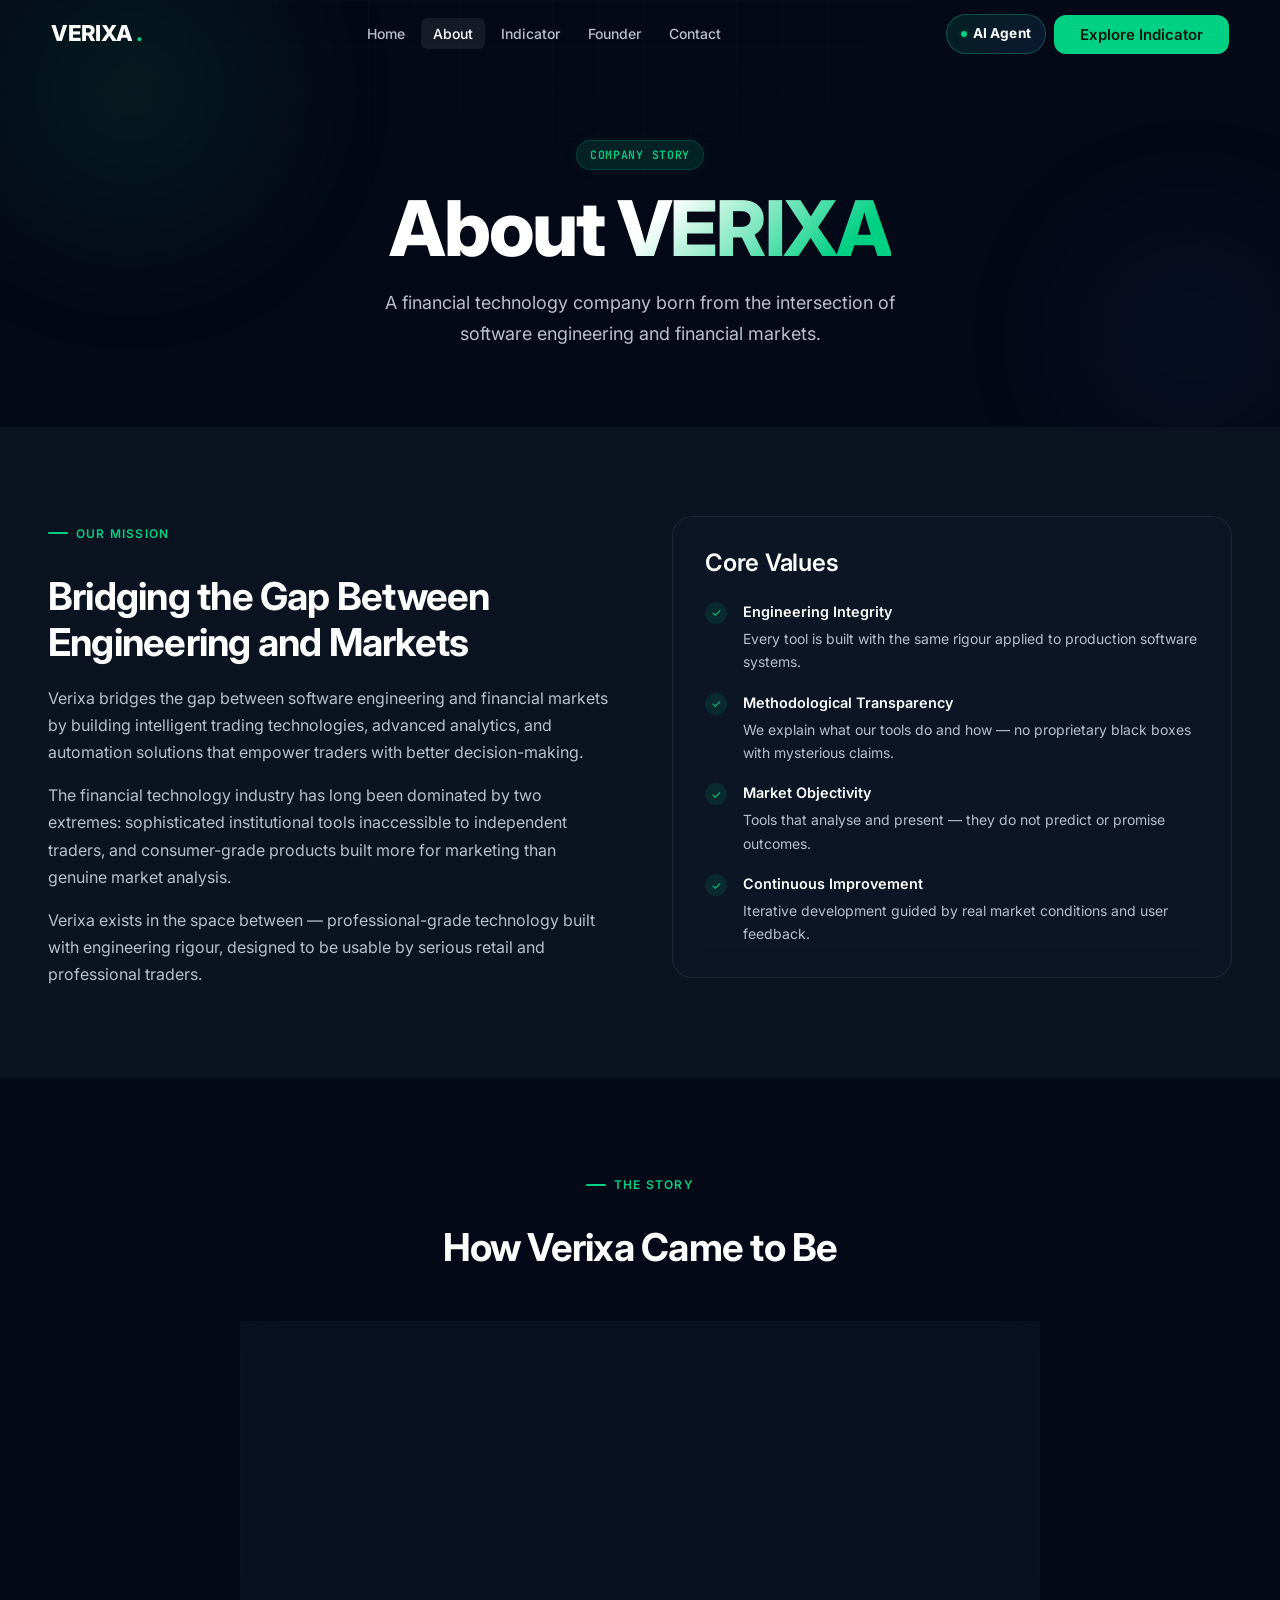
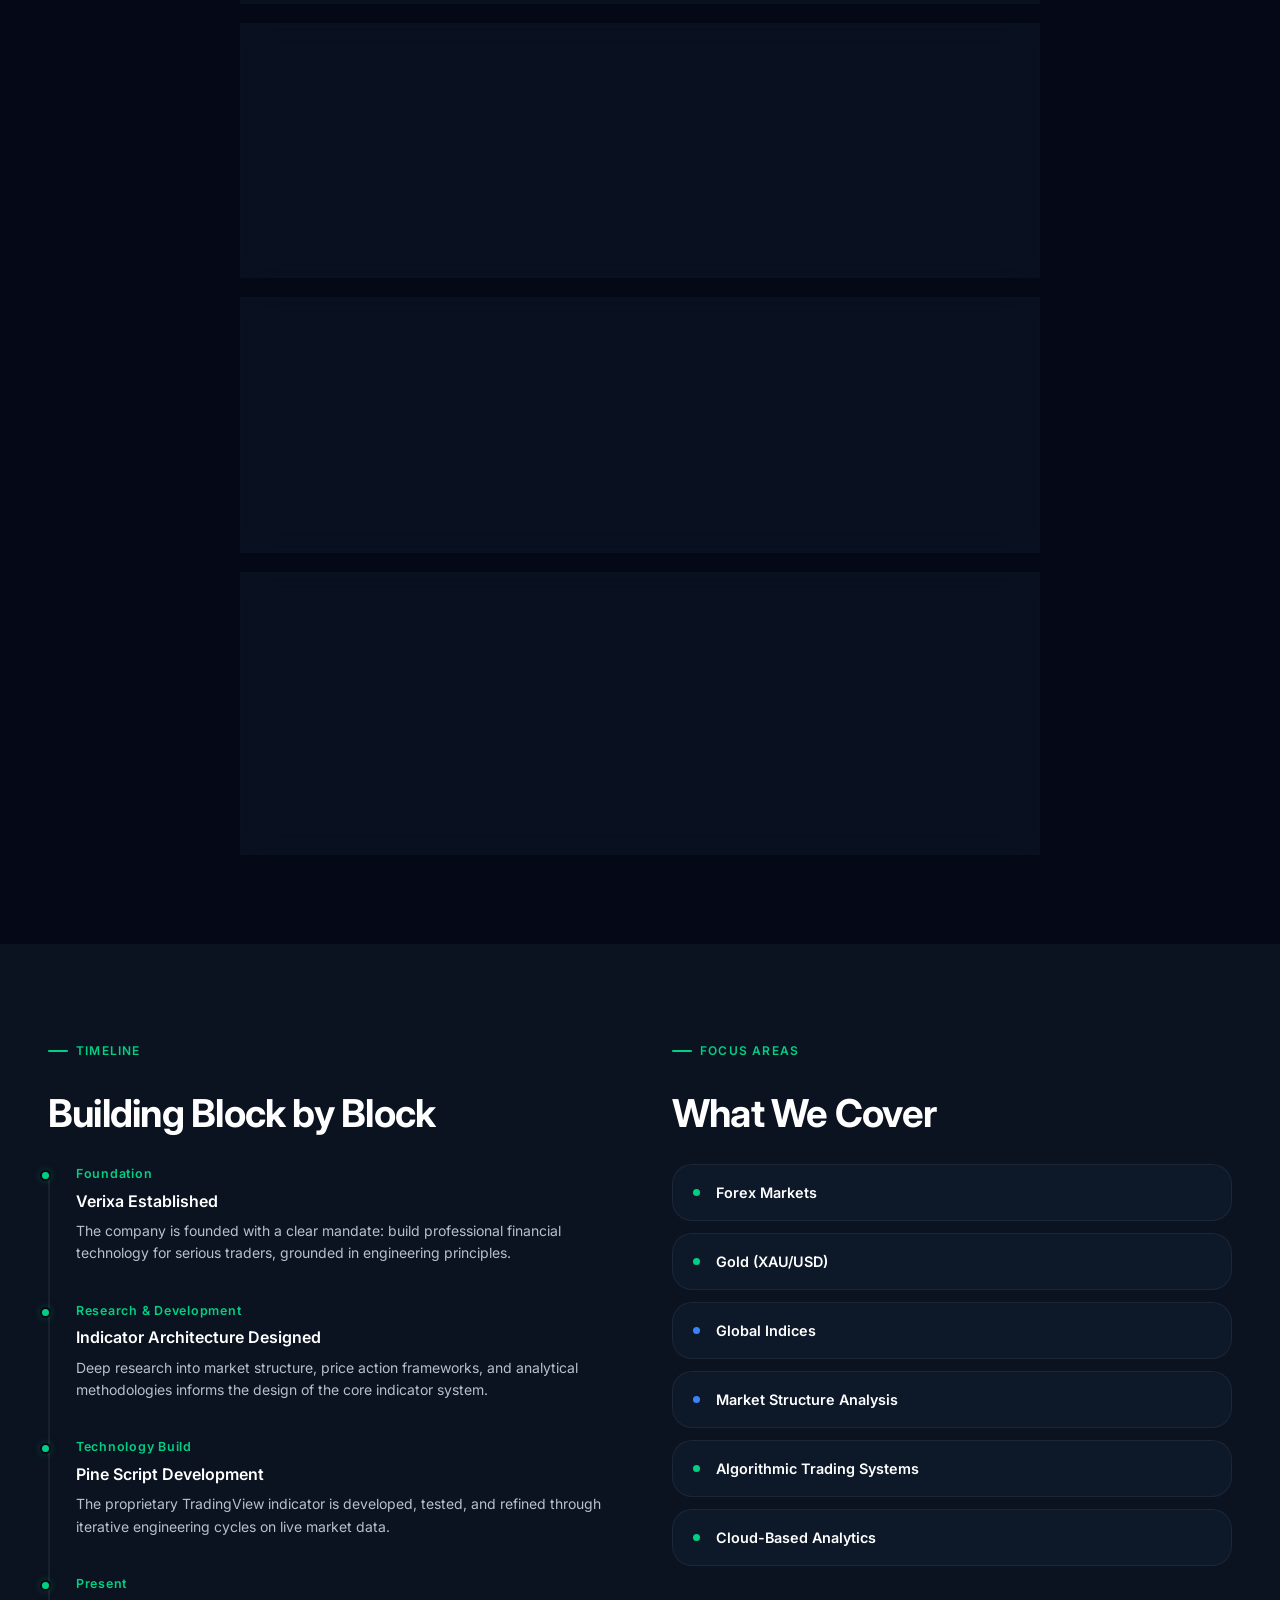
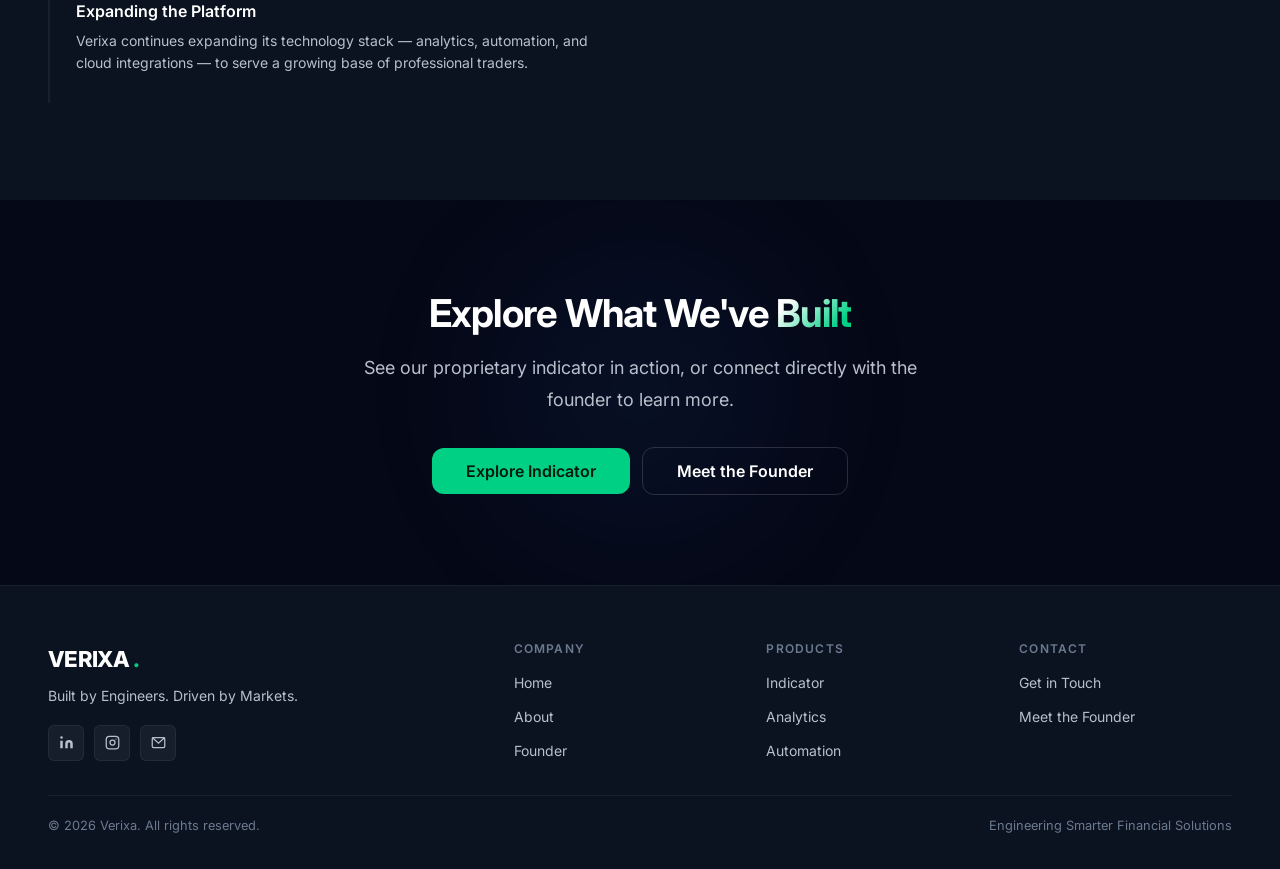
<file: verixa-website Copy 17072026/about.html>
<!DOCTYPE html>
<html lang="en">
<head>
<meta charset="UTF-8"/>
<meta name="viewport" content="width=device-width, initial-scale=1.0"/>
<title>About — VERIXA | Engineering Smarter Financial Solutions</title>
<meta name="description" content="Learn the story behind Verixa — how a software engineer combined engineering expertise with financial markets to build professional trading technology."/>
<link rel="icon" type="image/x-icon" href="favicon.ico"/>
<link rel="icon" type="image/svg+xml" href="favicon.svg"/>
<link rel="icon" type="image/png" sizes="32x32" href="favicon.png"/>
<link rel="apple-touch-icon" sizes="180x180" href="apple-touch-icon.png"/>
<meta name="theme-color" content="#050816"/>
<link rel="preconnect" href="https://fonts.googleapis.com"/>
<link rel="preconnect" href="https://fonts.gstatic.com" crossorigin/>
<link rel="stylesheet" href="styles.css"/>
</head>
<body>
<div id="page-fade" aria-hidden="true"></div>

<!-- NAVBAR -->
<nav id="navbar">
  <div class="nav-inner">
    <a href="index.html" class="nav-logo">VERIXA<span class="logo-dot">.</span></a>
    <ul class="nav-links">
      <li><a href="index.html">Home</a></li>
      <li><a href="about.html">About</a></li>
      <li><a href="indicator.html">Indicator</a></li>
      <li><a href="founder.html">Founder</a></li>
      <li><a href="contact.html">Contact</a></li>
    </ul>
    <div class="nav-actions">
      <a href="ai-agent.html" class="nav-ai-standalone"><span class="ai-dot"></span>AI Agent</a>
      <div class="nav-cta">
        <a href="indicator.html" class="btn btn-primary btn-sm">Explore Indicator</a>
      </div>
      <button class="nav-hamburger" id="hamburger" aria-label="Toggle menu">
        <span></span><span></span><span></span>
      </button>
    </div>
  </div>
</nav>
<div class="mobile-menu" id="mobile-menu">
  <ul>
    <li><a href="index.html">Home</a></li>
    <li><a href="about.html">About</a></li>
    <li><a href="indicator.html">Indicator</a></li>
    <li><a href="founder.html">Founder</a></li>
    <li><a href="contact.html">Contact</a></li>
  </ul>
  <div class="mobile-cta">
    <a href="indicator.html" class="btn btn-primary">Explore Indicator</a>
    <a href="founder.html" class="btn btn-outline">Contact Founder</a>
  </div>
</div>

<!-- PAGE HERO -->
<section class="page-hero" style="position:relative;overflow:hidden;">
  <div class="orb orb-green" style="width:420px;height:420px;top:-120px;left:-80px;opacity:0.14;"></div>
  <div class="orb orb-blue"  style="width:340px;height:340px;bottom:-80px;right:-80px;opacity:0.1;"></div>
  <div class="container" style="position:relative;z-index:1;">
    <div class="badge badge-green animate-fadeup" style="margin-bottom:1.1rem;">Company Story</div>
    <h1 class="display-xl animate-fadeup delay-1" style="max-width:620px;margin:0 auto 1rem;">About <span class="gradient-text">VERIXA</span></h1>
    <p class="body-lg text-muted animate-fadeup delay-2" style="max-width:520px;margin:0 auto;">
      A financial technology company born from the intersection of software engineering and financial markets.
    </p>
  </div>
</section>

<!-- MISSION -->
<section class="section" style="background:var(--bg-primary);">
  <div class="container">
    <div class="two-col-grid">
      <div class="reveal">
        <div class="section-eyebrow label">Our Mission</div>
        <h2 class="display-md" style="margin:0.85rem 0 1.25rem;">Bridging the Gap Between Engineering and Markets</h2>
        <p class="body-md text-muted" style="margin-bottom:1rem;">
          Verixa bridges the gap between software engineering and financial markets by building intelligent trading technologies, advanced analytics, and automation solutions that empower traders with better decision-making.
        </p>
        <p class="body-md text-muted" style="margin-bottom:1rem;">
          The financial technology industry has long been dominated by two extremes: sophisticated institutional tools inaccessible to independent traders, and consumer-grade products built more for marketing than genuine market analysis.
        </p>
        <p class="body-md text-muted">
          Verixa exists in the space between — professional-grade technology built with engineering rigour, designed to be usable by serious retail and professional traders.
        </p>
      </div>
      <div class="reveal delay-2">
        <div class="glass">
          <h3 class="display-sm" style="margin-bottom:1.35rem;">Core Values</h3>
          <div style="display:flex;flex-direction:column;gap:1.1rem;">
            <div class="feature-item">
              <div class="feature-check">✓</div>
              <div>
                <div style="font-weight:600;font-size:0.9rem;margin-bottom:0.25rem;">Engineering Integrity</div>
                <p class="body-sm text-muted">Every tool is built with the same rigour applied to production software systems.</p>
              </div>
            </div>
            <div class="feature-item">
              <div class="feature-check">✓</div>
              <div>
                <div style="font-weight:600;font-size:0.9rem;margin-bottom:0.25rem;">Methodological Transparency</div>
                <p class="body-sm text-muted">We explain what our tools do and how — no proprietary black boxes with mysterious claims.</p>
              </div>
            </div>
            <div class="feature-item">
              <div class="feature-check">✓</div>
              <div>
                <div style="font-weight:600;font-size:0.9rem;margin-bottom:0.25rem;">Market Objectivity</div>
                <p class="body-sm text-muted">Tools that analyse and present — they do not predict or promise outcomes.</p>
              </div>
            </div>
            <div class="feature-item">
              <div class="feature-check">✓</div>
              <div>
                <div style="font-weight:600;font-size:0.9rem;margin-bottom:0.25rem;">Continuous Improvement</div>
                <p class="body-sm text-muted">Iterative development guided by real market conditions and user feedback.</p>
              </div>
            </div>
          </div>
        </div>
      </div>
    </div>
  </div>
</section>

<!-- STORY -->
<section class="section">
  <div class="container">
    <div class="section-header reveal">
      <div class="section-eyebrow label">The Story</div>
      <h2 class="display-md" style="margin:0.85rem 0 0.5rem;">How Verixa Came to Be</h2>
    </div>
    <div style="max-width:800px;margin:0 auto;display:flex;flex-direction:column;gap:1.25rem;">
      <div class="glass reveal">
        <div class="story-row">
          <div class="story-icon" style="background:var(--green-dim);">🔍</div>
          <div>
            <h3 class="display-sm" style="margin-bottom:0.65rem;">The Problem We Saw</h3>
            <p class="body-md text-muted" style="margin-bottom:0.85rem;">In years of observing financial technology products, a clear gap emerged: tools available to retail and professional traders were either technically shallow consumer products built for engagement rather than accuracy, or institutional-grade systems priced entirely out of reach.</p>
            <p class="body-md text-muted">Independent traders were forced to rely on subjective community analysis, oversimplified indicators, or expensive subscriptions that delivered little substance.</p>
          </div>
        </div>
      </div>
      <div class="glass reveal delay-1">
        <div class="story-row">
          <div class="story-icon" style="background:var(--blue-dim);">⚙️</div>
          <div>
            <h3 class="display-sm" style="margin-bottom:0.65rem;">The Engineering Approach</h3>
            <p class="body-md text-muted" style="margin-bottom:0.85rem;">Verixa was founded on a simple premise: apply software engineering principles — clean architecture, testable logic, structured data, continuous improvement — to the problem of market analysis.</p>
            <p class="body-md text-muted">This means building tools that are deterministic, transparent, and consistent in their behaviour. Not tools that adapt their narrative based on market conditions.</p>
          </div>
        </div>
      </div>
      <div class="glass reveal delay-2">
        <div class="story-row">
          <div class="story-icon" style="background:var(--green-dim);">🌐</div>
          <div>
            <h3 class="display-sm" style="margin-bottom:0.65rem;">Technology Meets Markets</h3>
            <p class="body-md text-muted" style="margin-bottom:0.85rem;">By combining expertise in enterprise integrations, cloud technologies, automation, and financial markets, Verixa builds tools that span the full technology stack.</p>
            <p class="body-md text-muted">TradingView's Pine Script environment was chosen as the primary delivery platform for its deep market penetration, institutional adoption, and the ability to deliver real-time analytics directly within the trader's existing workflow.</p>
          </div>
        </div>
      </div>
      <div class="glass reveal delay-3">
        <div class="story-row">
          <div class="story-icon" style="background:var(--blue-dim);">🚀</div>
          <div>
            <h3 class="display-sm" style="margin-bottom:0.65rem;">The Long-Term Vision</h3>
            <p class="body-md text-muted" style="margin-bottom:0.85rem;">Verixa's long-term vision is to become a recognised financial technology developer — a company known for producing tools that professionals trust because they are built with integrity, documented with transparency, and improved continuously.</p>
            <p class="body-md text-muted">From TradingView indicators to cloud-based analytics platforms, algorithmic trading systems to AI-assisted market research tools — Verixa is building toward a complete technology layer for the modern, data-driven trader.</p>
          </div>
        </div>
      </div>
    </div>
  </div>
</section>

<!-- TIMELINE + FOCUS -->
<section class="section" style="background:var(--bg-primary);">
  <div class="container">
    <div class="two-col-grid">
      <div class="reveal">
        <div class="section-eyebrow label">Timeline</div>
        <h2 class="display-md" style="margin:0.85rem 0 1.75rem;">Building Block by Block</h2>
        <div class="timeline">
          <div class="timeline-item">
            <div class="timeline-year">Foundation</div>
            <div class="timeline-title">Verixa Established</div>
            <div class="timeline-desc">The company is founded with a clear mandate: build professional financial technology for serious traders, grounded in engineering principles.</div>
          </div>
          <div class="timeline-item">
            <div class="timeline-year">Research &amp; Development</div>
            <div class="timeline-title">Indicator Architecture Designed</div>
            <div class="timeline-desc">Deep research into market structure, price action frameworks, and analytical methodologies informs the design of the core indicator system.</div>
          </div>
          <div class="timeline-item">
            <div class="timeline-year">Technology Build</div>
            <div class="timeline-title">Pine Script Development</div>
            <div class="timeline-desc">The proprietary TradingView indicator is developed, tested, and refined through iterative engineering cycles on live market data.</div>
          </div>
          <div class="timeline-item">
            <div class="timeline-year">Present</div>
            <div class="timeline-title">Expanding the Platform</div>
            <div class="timeline-desc">Verixa continues expanding its technology stack — analytics, automation, and cloud integrations — to serve a growing base of professional traders.</div>
          </div>
        </div>
      </div>
      <div class="reveal delay-2">
        <div class="section-eyebrow label">Focus Areas</div>
        <h2 class="display-md" style="margin:0.85rem 0 1.75rem;">What We Cover</h2>
        <div style="display:flex;flex-direction:column;gap:0.75rem;">
          <div class="card" style="padding:1rem 1.25rem;">
            <div class="flex items-center gap-2">
              <div style="width:7px;height:7px;border-radius:50%;background:var(--green);flex-shrink:0;"></div>
              <span style="font-weight:600;font-size:0.9rem;">Forex Markets</span>
            </div>
          </div>
          <div class="card" style="padding:1rem 1.25rem;">
            <div class="flex items-center gap-2">
              <div style="width:7px;height:7px;border-radius:50%;background:var(--green);flex-shrink:0;"></div>
              <span style="font-weight:600;font-size:0.9rem;">Gold (XAU/USD)</span>
            </div>
          </div>
          <div class="card" style="padding:1rem 1.25rem;">
            <div class="flex items-center gap-2">
              <div style="width:7px;height:7px;border-radius:50%;background:var(--blue);flex-shrink:0;"></div>
              <span style="font-weight:600;font-size:0.9rem;">Global Indices</span>
            </div>
          </div>
          <div class="card" style="padding:1rem 1.25rem;">
            <div class="flex items-center gap-2">
              <div style="width:7px;height:7px;border-radius:50%;background:var(--blue);flex-shrink:0;"></div>
              <span style="font-weight:600;font-size:0.9rem;">Market Structure Analysis</span>
            </div>
          </div>
          <div class="card" style="padding:1rem 1.25rem;">
            <div class="flex items-center gap-2">
              <div style="width:7px;height:7px;border-radius:50%;background:var(--green);flex-shrink:0;"></div>
              <span style="font-weight:600;font-size:0.9rem;">Algorithmic Trading Systems</span>
            </div>
          </div>
          <div class="card" style="padding:1rem 1.25rem;">
            <div class="flex items-center gap-2">
              <div style="width:7px;height:7px;border-radius:50%;background:var(--green);flex-shrink:0;"></div>
              <span style="font-weight:600;font-size:0.9rem;">Cloud-Based Analytics</span>
            </div>
          </div>
        </div>
      </div>
    </div>
  </div>
</section>

<!-- CTA -->
<section class="section" style="position:relative;overflow:hidden;">
  <div class="orb orb-blue" style="width:450px;height:450px;top:50%;left:50%;transform:translate(-50%,-50%);opacity:0.1;"></div>
  <div class="container" style="position:relative;z-index:1;">
    <div class="reveal" style="text-align:center;max-width:600px;margin:0 auto;">
      <h2 class="display-md" style="margin-bottom:1rem;">Explore What We've <span class="gradient-text">Built</span></h2>
      <p class="body-lg text-muted" style="margin-bottom:2rem;">See our proprietary indicator in action, or connect directly with the founder to learn more.</p>
      <div class="hero-cta">
        <a href="indicator.html" class="btn btn-primary btn-lg">Explore Indicator</a>
        <a href="founder.html" class="btn btn-outline btn-lg">Meet the Founder</a>
      </div>
    </div>
  </div>
</section>

<!-- FOOTER -->
<footer id="footer">
  <div class="container">
    <div class="footer-grid">
      <div class="footer-brand">
        <a href="index.html" class="nav-logo">VERIXA<span class="logo-dot">.</span></a>
        <p class="tagline">Built by Engineers. Driven by Markets.</p>
        <div class="footer-socials">
          <a href="https://www.linkedin.com/in/mohamedhanas" target="_blank" rel="noopener" class="footer-social-btn" aria-label="LinkedIn">
            <svg width="15" height="15" viewBox="0 0 24 24" fill="currentColor"><path d="M16 8a6 6 0 0 1 6 6v7h-4v-7a2 2 0 0 0-2-2 2 2 0 0 0-2 2v7h-4v-7a6 6 0 0 1 6-6zM2 9h4v12H2z"/><circle cx="4" cy="4" r="2"/></svg>
          </a>
          <a href="https://www.instagram.com/the.pipsociety?igsh=Z25vYmlnbmc1anJz&utm_source=qr" target="_blank" rel="noopener" class="footer-social-btn" aria-label="Instagram">
            <svg width="15" height="15" viewBox="0 0 24 24" fill="none" stroke="currentColor" stroke-width="2" stroke-linecap="round" stroke-linejoin="round"><rect x="2" y="2" width="20" height="20" rx="5" ry="5"/><circle cx="12" cy="12" r="4"/><circle cx="17.5" cy="6.5" r="1" fill="currentColor" stroke="none"/></svg>
          </a>
          <a href="mailto:mohamedhanaskkl@gmail.com" class="footer-social-btn" aria-label="Email">
            <svg width="15" height="15" viewBox="0 0 24 24" fill="none" stroke="currentColor" stroke-width="2"><rect x="2" y="4" width="20" height="16" rx="2"/><polyline points="2,4 12,13 22,4"/></svg>
          </a>
        </div>
      </div>
      <div class="footer-col"><h4>Company</h4><ul><li><a href="index.html">Home</a></li><li><a href="about.html">About</a></li><li><a href="founder.html">Founder</a></li></ul></div>
      <div class="footer-col"><h4>Products</h4><ul><li><a href="indicator.html">Indicator</a></li><li><a href="indicator.html">Analytics</a></li><li><a href="indicator.html">Automation</a></li></ul></div>
      <div class="footer-col"><h4>Contact</h4><ul><li><a href="contact.html">Get in Touch</a></li><li><a href="founder.html">Meet the Founder</a></li></ul></div>
    </div>
    <div class="footer-bottom">
      <span>© 2026 Verixa. All rights reserved.</span>
      <span>Engineering Smarter Financial Solutions</span>
    </div>
  </div>
</footer>
<script src="script.js"></script>
</body>
</html>
</file>
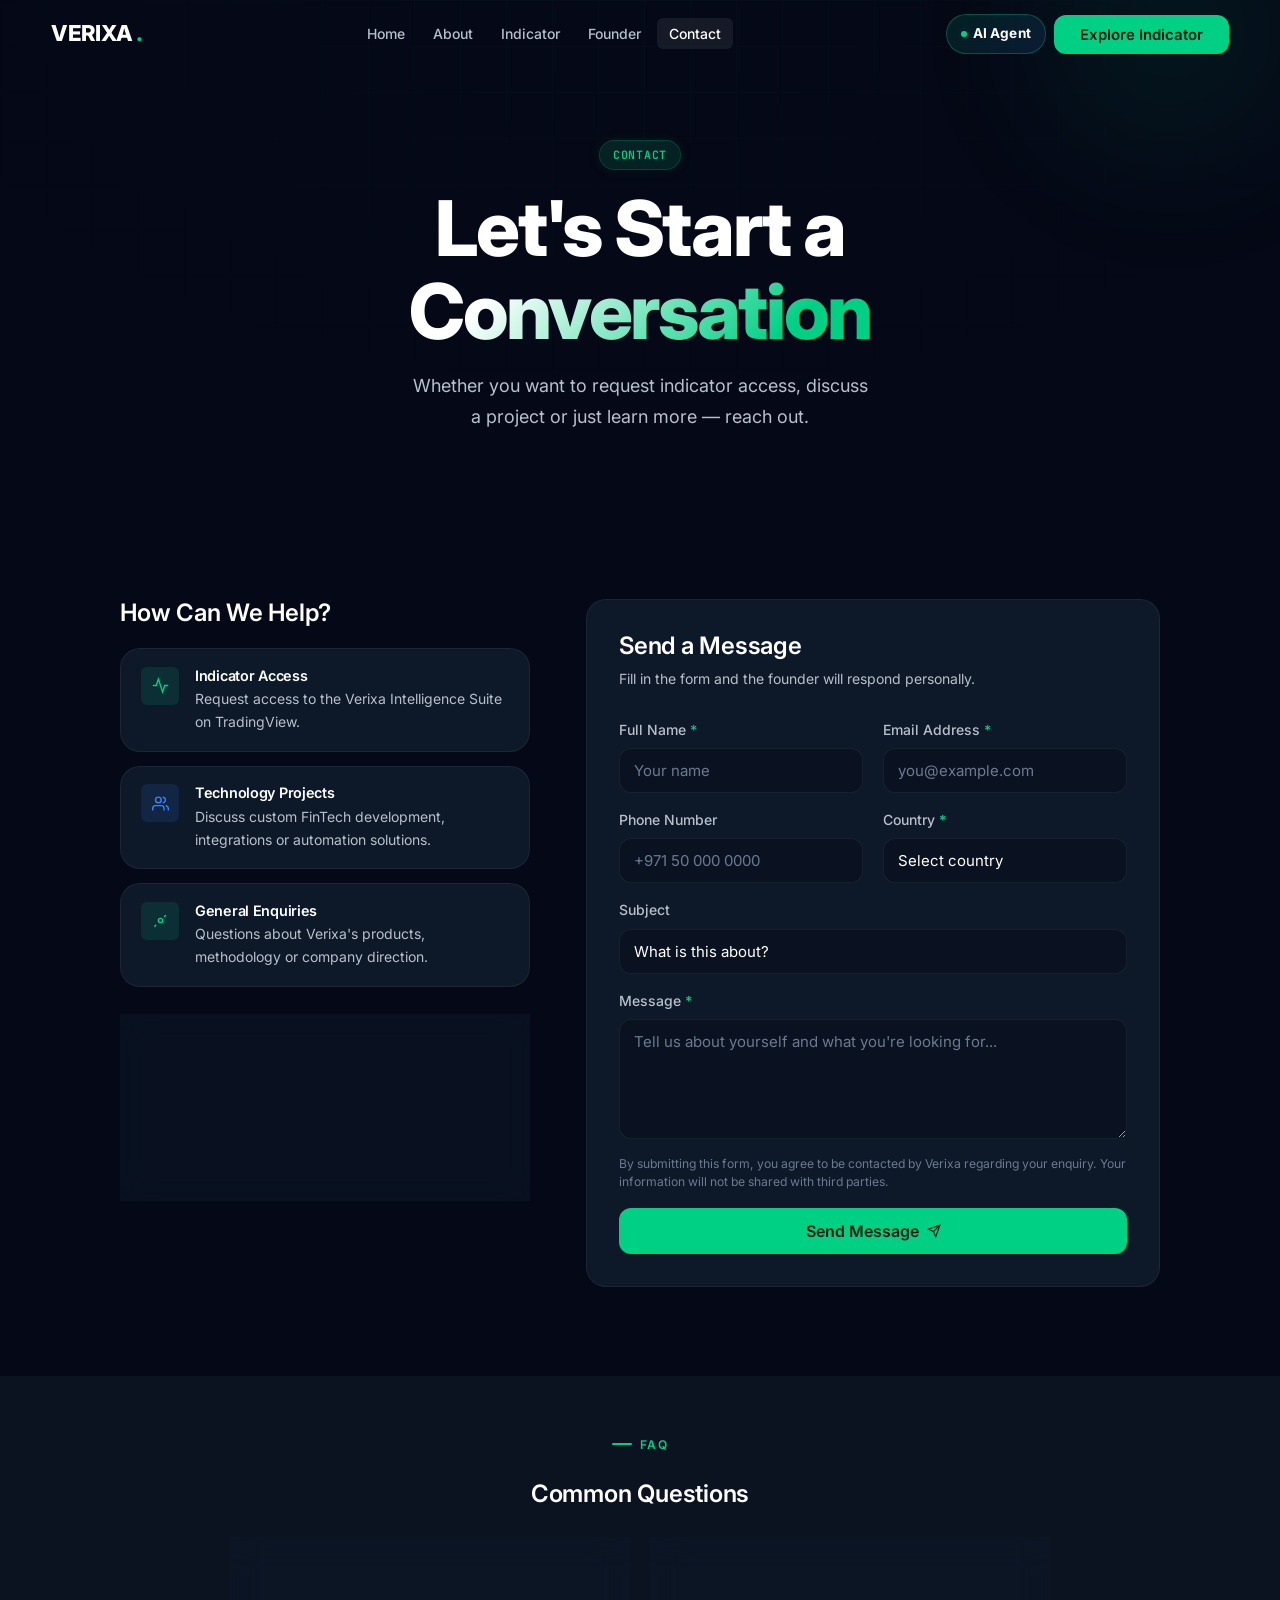
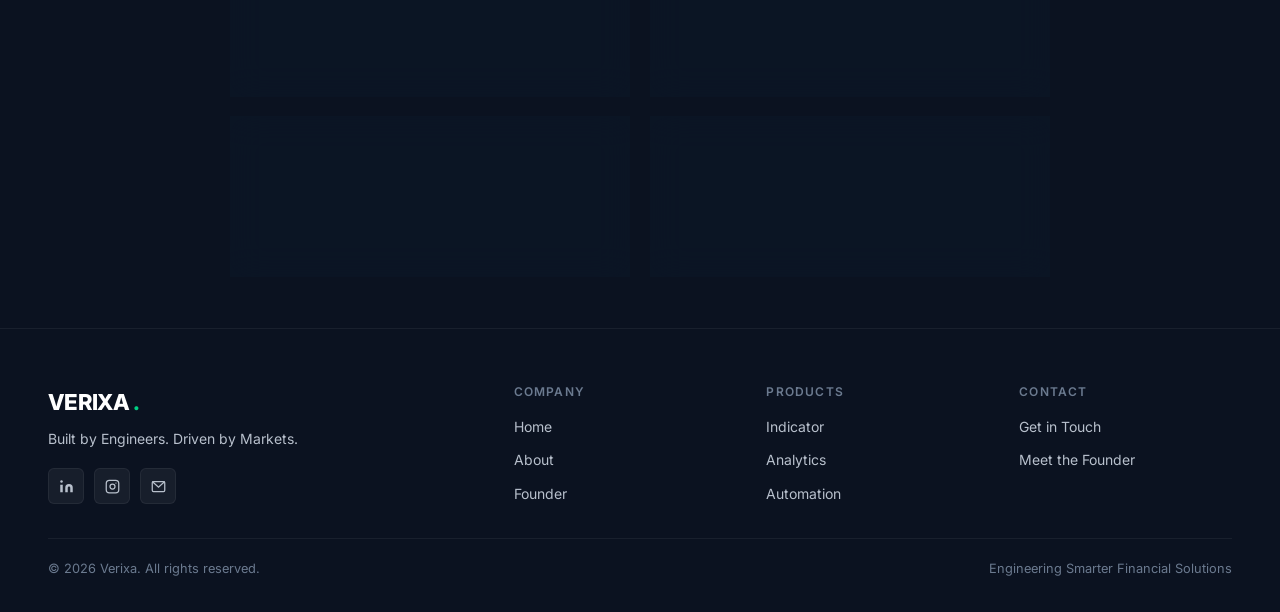
<file: verixa-website Copy 17072026/contact.html>
<!DOCTYPE html>
<html lang="en">
<head>
<meta charset="UTF-8"/>
<meta name="viewport" content="width=device-width, initial-scale=1.0"/>
<title>Contact — VERIXA | Get in Touch</title>
<meta name="description" content="Get in touch with Verixa. Request indicator access, discuss partnerships, or connect directly with the founder Mohamed Hanas."/>
<link rel="icon" type="image/x-icon" href="favicon.ico"/>
<link rel="icon" type="image/svg+xml" href="favicon.svg"/>
<link rel="icon" type="image/png" sizes="32x32" href="favicon.png"/>
<link rel="apple-touch-icon" sizes="180x180" href="apple-touch-icon.png"/>
<meta name="theme-color" content="#050816"/>
<link rel="preconnect" href="https://fonts.googleapis.com"/>
<link rel="preconnect" href="https://fonts.gstatic.com" crossorigin/>
<link rel="stylesheet" href="styles.css"/>
</head>
<body>
<div id="page-fade" aria-hidden="true"></div>

<!-- NAVBAR -->
<nav id="navbar">
  <div class="nav-inner">
    <a href="index.html" class="nav-logo">VERIXA<span class="logo-dot">.</span></a>
    <ul class="nav-links">
      <li><a href="index.html">Home</a></li>
      <li><a href="about.html">About</a></li>
      <li><a href="indicator.html">Indicator</a></li>
      <li><a href="founder.html">Founder</a></li>
      <li><a href="contact.html">Contact</a></li>
    </ul>
    <div class="nav-actions">
      <a href="ai-agent.html" class="nav-ai-standalone"><span class="ai-dot"></span>AI Agent</a>
      <div class="nav-cta">
        <a href="indicator.html" class="btn btn-primary btn-sm">Explore Indicator</a>
      </div>
      <button class="nav-hamburger" id="hamburger" aria-label="Toggle menu">
        <span></span><span></span><span></span>
      </button>
    </div>
  </div>
</nav>
<div class="mobile-menu" id="mobile-menu">
  <ul>
    <li><a href="index.html">Home</a></li>
    <li><a href="about.html">About</a></li>
    <li><a href="indicator.html">Indicator</a></li>
    <li><a href="founder.html">Founder</a></li>
    <li><a href="contact.html">Contact</a></li>
  </ul>
  <div class="mobile-cta">
    <a href="indicator.html" class="btn btn-primary">Explore Indicator</a>
    <a href="founder.html" class="btn btn-outline">Meet the Founder</a>
  </div>
</div>

<!-- PAGE HERO -->
<section class="page-hero" style="position:relative;overflow:hidden;">
  <div class="orb orb-green" style="width:380px;height:380px;top:-160px;right:-80px;opacity:0.12;"></div>
  <div class="container" style="position:relative;z-index:1;">
    <div class="badge badge-green animate-fadeup" style="margin-bottom:1.1rem;">Contact</div>
    <h1 class="display-xl animate-fadeup delay-1" style="max-width:560px;margin:0 auto 1rem;">
      Let's Start a <span class="gradient-text">Conversation</span>
    </h1>
    <p class="body-lg text-muted animate-fadeup delay-2" style="max-width:460px;margin:0 auto;">
      Whether you want to request indicator access, discuss a project or just learn more — reach out.
    </p>
  </div>
</section>

<!-- CONTACT GRID -->
<section class="section">
  <div class="container">
    <div class="contact-grid" style="max-width:1040px;margin:0 auto;">

      <!-- Left: Info -->
      <div class="reveal">
        <h2 class="display-sm" style="margin-bottom:1.25rem;">How Can We Help?</h2>
        <div style="display:flex;flex-direction:column;gap:0.85rem;margin-bottom:1.75rem;">
          <div class="card" style="padding:1.1rem 1.25rem;">
            <div class="contact-info-row">
              <div class="card-icon flex-shrink-0" style="width:38px;height:38px;margin-bottom:0;">
                <svg width="17" height="17" viewBox="0 0 24 24" fill="none" stroke="var(--green)" stroke-width="2" stroke-linecap="round"><polyline points="22 12 18 12 15 21 9 3 6 12 2 12"/></svg>
              </div>
              <div>
                <h3 style="font-size:0.9rem;font-weight:600;margin-bottom:0.2rem;">Indicator Access</h3>
                <p class="body-sm text-muted">Request access to the Verixa Intelligence Suite on TradingView.</p>
              </div>
            </div>
          </div>
          <div class="card" style="padding:1.1rem 1.25rem;">
            <div class="contact-info-row">
              <div class="card-icon blue flex-shrink-0" style="width:38px;height:38px;margin-bottom:0;">
                <svg width="17" height="17" viewBox="0 0 24 24" fill="none" stroke="var(--blue)" stroke-width="2" stroke-linecap="round"><path d="M17 21v-2a4 4 0 0 0-4-4H5a4 4 0 0 0-4 4v2"/><circle cx="9" cy="7" r="4"/><path d="M23 21v-2a4 4 0 0 0-3-3.87M16 3.13a4 4 0 0 1 0 7.75"/></svg>
              </div>
              <div>
                <h3 style="font-size:0.9rem;font-weight:600;margin-bottom:0.2rem;">Technology Projects</h3>
                <p class="body-sm text-muted">Discuss custom FinTech development, integrations or automation solutions.</p>
              </div>
            </div>
          </div>
          <div class="card" style="padding:1.1rem 1.25rem;">
            <div class="contact-info-row">
              <div class="card-icon flex-shrink-0" style="width:38px;height:38px;margin-bottom:0;">
                <svg width="17" height="17" viewBox="0 0 24 24" fill="none" stroke="var(--green)" stroke-width="2" stroke-linecap="round"><circle cx="12" cy="12" r="3"/><path d="M19.07 4.93l-1.41 1.41M5.34 18.66l-1.41 1.41"/></svg>
              </div>
              <div>
                <h3 style="font-size:0.9rem;font-weight:600;margin-bottom:0.2rem;">General Enquiries</h3>
                <p class="body-sm text-muted">Questions about Verixa's products, methodology or company direction.</p>
              </div>
            </div>
          </div>
        </div>

        <div class="glass">
          <h3 style="font-size:0.75rem;font-weight:600;letter-spacing:0.1em;text-transform:uppercase;color:var(--text-subtle);margin-bottom:0.9rem;">Direct Contact</h3>
          <div style="display:flex;flex-direction:column;gap:0.75rem;">
            <a href="mailto:mohamedhanaskkl@gmail.com" class="flex items-center gap-2" style="color:var(--text-muted);font-size:0.875rem;word-break:break-all;">
              <svg width="14" height="14" viewBox="0 0 24 24" fill="none" stroke="var(--green)" stroke-width="2" stroke-linecap="round" style="flex-shrink:0;"><rect x="2" y="4" width="20" height="16" rx="2"/><polyline points="2,4 12,13 22,4"/></svg>
              mohamedhanaskkl@gmail.com
            </a>
            <a href="founder.html" class="flex items-center gap-2" style="color:var(--text-muted);font-size:0.875rem;">
              <svg width="14" height="14" viewBox="0 0 24 24" fill="none" stroke="var(--blue)" stroke-width="2" stroke-linecap="round" style="flex-shrink:0;"><path d="M20 21v-2a4 4 0 0 0-4-4H8a4 4 0 0 0-4 4v2"/><circle cx="12" cy="7" r="4"/></svg>
              Mohamed Hanas — Founder
            </a>
            <div class="flex items-center gap-2" style="color:var(--text-subtle);font-size:0.875rem;">
              <svg width="14" height="14" viewBox="0 0 24 24" fill="none" stroke="var(--text-subtle)" stroke-width="2" stroke-linecap="round" style="flex-shrink:0;"><path d="M21 10c0 7-9 13-9 13s-9-6-9-13a9 9 0 0 1 18 0z"/><circle cx="12" cy="10" r="3"/></svg>
              United Arab Emirates
            </div>
          </div>
        </div>
      </div>

      <!-- Right: Form -->
      <div class="reveal delay-1">
        <div class="card">
          <h2 class="display-sm" style="margin-bottom:0.4rem;">Send a Message</h2>
          <p class="body-sm text-muted" style="margin-bottom:1.75rem;">Fill in the form and the founder will respond personally.</p>
          <form id="contact-form" style="display:flex;flex-direction:column;gap:1rem;">
            <div class="form-grid">
              <div class="form-group">
                <label class="form-label" for="fullname">Full Name <span style="color:var(--green);">*</span></label>
                <input class="form-input" type="text" id="fullname" name="fullname" placeholder="Your name" required/>
              </div>
              <div class="form-group">
                <label class="form-label" for="email">Email Address <span style="color:var(--green);">*</span></label>
                <input class="form-input" type="email" id="email" name="email" placeholder="you@example.com" required/>
              </div>
            </div>
            <div class="form-grid">
              <div class="form-group">
                <label class="form-label" for="phone">Phone Number</label>
                <input class="form-input" type="tel" id="phone" name="phone" placeholder="+971 50 000 0000"/>
              </div>
              <div class="form-group">
                <label class="form-label" for="country">Country <span style="color:var(--green);">*</span></label>
                <select class="form-select" id="country" name="country" required>
                  <option value="" disabled selected>Select country</option>
                  <option>United Arab Emirates</option>
                  <option>Saudi Arabia</option>
                  <option>United States</option>
                  <option>United Kingdom</option>
                  <option>India</option>
                  <option>Pakistan</option>
                  <option>Egypt</option>
                  <option>Kuwait</option>
                  <option>Qatar</option>
                  <option>Bahrain</option>
                  <option>Oman</option>
                  <option>Jordan</option>
                  <option>Germany</option>
                  <option>Australia</option>
                  <option>Canada</option>
                  <option>Singapore</option>
                  <option>Malaysia</option>
                  <option>Nigeria</option>
                  <option>South Africa</option>
                  <option>Other</option>
                </select>
              </div>
            </div>
            <div class="form-group">
              <label class="form-label" for="subject">Subject</label>
              <select class="form-select" id="subject" name="subject">
                <option value="" disabled selected>What is this about?</option>
                <option>Indicator Access Request</option>
                <option>Technology Development Enquiry</option>
                <option>Partnership Discussion</option>
                <option>General Question</option>
                <option>Other</option>
              </select>
            </div>
            <div class="form-group">
              <label class="form-label" for="message">Message <span style="color:var(--green);">*</span></label>
              <textarea class="form-textarea" id="message" name="message" placeholder="Tell us about yourself and what you're looking for..." required></textarea>
            </div>
            <p style="font-size:0.76rem;color:var(--text-subtle);line-height:1.5;">By submitting this form, you agree to be contacted by Verixa regarding your enquiry. Your information will not be shared with third parties.</p>
            <button type="submit" class="btn btn-primary btn-lg w-full">
              Send Message
              <svg width="14" height="14" viewBox="0 0 24 24" fill="none" stroke="currentColor" stroke-width="2" stroke-linecap="round"><line x1="22" y1="2" x2="11" y2="13"/><polygon points="22 2 15 22 11 13 2 9 22 2"/></svg>
            </button>
          </form>
          <div class="success-msg" id="success-msg">
            <div class="success-icon">✅</div>
            <h3 style="font-size:1.05rem;font-weight:700;margin-bottom:0.4rem;">Message Sent</h3>
            <p class="body-sm text-muted">Thank you for reaching out. The founder will respond personally — typically within one business day.</p>
          </div>
        </div>
      </div>
    </div>
  </div>
</section>

<!-- FAQ -->
<section class="section-sm" style="background:var(--bg-primary);">
  <div class="container">
    <div class="section-header reveal" style="margin-bottom:1.75rem;">
      <div class="section-eyebrow label">FAQ</div>
      <h2 class="display-sm" style="margin:0.65rem 0 0.4rem;">Common Questions</h2>
    </div>
    <div class="faq-grid" style="max-width:820px;margin:0 auto;">
      <div class="glass reveal">
        <h3 style="font-size:0.9rem;font-weight:600;margin-bottom:0.45rem;">How do I access the indicator?</h3>
        <p class="body-sm text-muted">Use the contact form above to request access. The indicator is distributed directly through TradingView's invite-only system.</p>
      </div>
      <div class="glass reveal delay-1">
        <h3 style="font-size:0.9rem;font-weight:600;margin-bottom:0.45rem;">What markets does it support?</h3>
        <p class="body-sm text-muted">The indicator works on any instrument available on TradingView — Forex pairs, Gold, Indices and more.</p>
      </div>
      <div class="glass reveal delay-1">
        <h3 style="font-size:0.9rem;font-weight:600;margin-bottom:0.45rem;">Is this a signal service?</h3>
        <p class="body-sm text-muted">No. Verixa builds analytical tools — the indicator presents market data and structure analysis. Trading decisions remain entirely with the trader.</p>
      </div>
      <div class="glass reveal delay-2">
        <h3 style="font-size:0.9rem;font-weight:600;margin-bottom:0.45rem;">Do you offer custom development?</h3>
        <p class="body-sm text-muted">Yes. Reach out via the contact form to discuss custom indicator development, automation solutions, or FinTech projects.</p>
      </div>
    </div>
  </div>
</section>

<!-- FOOTER -->
<footer id="footer">
  <div class="container">
    <div class="footer-grid">
      <div class="footer-brand">
        <a href="index.html" class="nav-logo">VERIXA<span class="logo-dot">.</span></a>
        <p class="tagline">Built by Engineers. Driven by Markets.</p>
        <div class="footer-socials">
          <a href="https://www.linkedin.com/in/mohamedhanas" target="_blank" rel="noopener" class="footer-social-btn" aria-label="LinkedIn">
            <svg width="15" height="15" viewBox="0 0 24 24" fill="currentColor"><path d="M16 8a6 6 0 0 1 6 6v7h-4v-7a2 2 0 0 0-2-2 2 2 0 0 0-2 2v7h-4v-7a6 6 0 0 1 6-6zM2 9h4v12H2z"/><circle cx="4" cy="4" r="2"/></svg>
          </a>
          <a href="https://www.instagram.com/verixafinance?igsh=Z25vYmlnbmc1anJz&utm_source=qr" target="_blank" rel="noopener" class="footer-social-btn" aria-label="Instagram">
            <svg width="15" height="15" viewBox="0 0 24 24" fill="none" stroke="currentColor" stroke-width="2" stroke-linecap="round" stroke-linejoin="round"><rect x="2" y="2" width="20" height="20" rx="5" ry="5"/><circle cx="12" cy="12" r="4"/><circle cx="17.5" cy="6.5" r="1" fill="currentColor" stroke="none"/></svg>
          </a>
          <a href="mailto:mohamedhanaskkl@gmail.com" class="footer-social-btn" aria-label="Email">
            <svg width="15" height="15" viewBox="0 0 24 24" fill="none" stroke="currentColor" stroke-width="2"><rect x="2" y="4" width="20" height="16" rx="2"/><polyline points="2,4 12,13 22,4"/></svg>
          </a>
        </div>
      </div>
      <div class="footer-col"><h4>Company</h4><ul><li><a href="index.html">Home</a></li><li><a href="about.html">About</a></li><li><a href="founder.html">Founder</a></li></ul></div>
      <div class="footer-col"><h4>Products</h4><ul><li><a href="indicator.html">Indicator</a></li><li><a href="indicator.html">Analytics</a></li><li><a href="indicator.html">Automation</a></li></ul></div>
      <div class="footer-col"><h4>Contact</h4><ul><li><a href="contact.html">Get in Touch</a></li><li><a href="founder.html">Meet the Founder</a></li></ul></div>
    </div>
    <div class="footer-bottom">
      <span>© 2026 Verixa. All rights reserved.</span>
      <span>Engineering Smarter Financial Solutions</span>
    </div>
  </div>
</footer>
<script src="script.js"></script>
</body>
</html>
</file>
<file: Verixa Updated/styles.css>
/* =============================================
   VERIXA — Global Design System
   Built by Engineers. Driven by Markets.
   ============================================= */

@import url('https://fonts.googleapis.com/css2?family=Inter:wght@300;400;500;600;700;800;900&display=swap');

:root {
  --bg-base:        #050816;
  --bg-primary:     #0B1220;
  --bg-card:        #0D1829;
  --bg-card-hover:  #111f35;
  --green:          #00D084;
  --green-dim:      rgba(0, 208, 132, 0.12);
  --green-glow:     rgba(0, 208, 132, 0.25);
  --blue:           #3B82F6;
  --blue-dim:       rgba(59, 130, 246, 0.12);
  --blue-glow:      rgba(59, 130, 246, 0.25);
  --text:           #FFFFFF;
  --text-muted:     #B8C0CC;
  --text-subtle:    #6B7A8F;
  --border:         rgba(255,255,255,0.06);
  --border-active:  rgba(0, 208, 132, 0.3);
  --radius-sm:      6px;
  --radius-md:      12px;
  --radius-lg:      20px;
  --radius-xl:      28px;
  --transition:     all 0.25s cubic-bezier(0.4, 0, 0.2, 1);
  --font:           'Inter', system-ui, sans-serif;
}

*, *::before, *::after { box-sizing: border-box; margin: 0; padding: 0; }

html { scroll-behavior: smooth; font-size: 16px; }

body {
  font-family: var(--font);
  background: var(--bg-base);
  color: var(--text);
  line-height: 1.6;
  -webkit-font-smoothing: antialiased;
  overflow-x: hidden;
}

/* ─── SCROLLBAR ─────────────────────────────── */
::-webkit-scrollbar { width: 6px; }
::-webkit-scrollbar-track { background: var(--bg-base); }
::-webkit-scrollbar-thumb { background: #1e2d45; border-radius: 3px; }
::-webkit-scrollbar-thumb:hover { background: var(--green); }

/* ─── TYPOGRAPHY ────────────────────────────── */
h1, h2, h3, h4, h5 { line-height: 1.2; font-weight: 700; letter-spacing: -0.02em; }

.display-xl { font-size: clamp(2.4rem, 6vw, 4.8rem); font-weight: 800; line-height: 1.08; letter-spacing: -0.04em; }
.display-lg { font-size: clamp(2rem, 4.5vw, 3.6rem); font-weight: 700; letter-spacing: -0.03em; }
.display-md { font-size: clamp(1.5rem, 3vw, 2.4rem); font-weight: 700; letter-spacing: -0.02em; }
.display-sm { font-size: clamp(1.15rem, 2vw, 1.5rem); font-weight: 600; letter-spacing: -0.01em; }

.body-lg   { font-size: 1.125rem; line-height: 1.75; }
.body-md   { font-size: 1rem;     line-height: 1.7; }
.body-sm   { font-size: 0.875rem; line-height: 1.65; }
.label     { font-size: 0.75rem;  font-weight: 600; letter-spacing: 0.1em; text-transform: uppercase; }

.text-green   { color: var(--green); }
.text-blue    { color: var(--blue); }
.text-muted   { color: var(--text-muted); }
.text-subtle  { color: var(--text-subtle); }

/* ─── GRADIENT TEXT ─────────────────────────── */
.gradient-text {
  background: linear-gradient(135deg, #fff 20%, var(--green) 80%);
  -webkit-background-clip: text;
  -webkit-text-fill-color: transparent;
  background-clip: text;
}
.gradient-text-blue {
  background: linear-gradient(135deg, #fff 20%, var(--blue) 80%);
  -webkit-background-clip: text;
  -webkit-text-fill-color: transparent;
  background-clip: text;
}

/* ─── BUTTONS ───────────────────────────────── */
.btn {
  display: inline-flex; align-items: center; gap: 8px;
  padding: 13px 28px; border-radius: var(--radius-md);
  font-family: var(--font); font-size: 0.9375rem; font-weight: 600;
  text-decoration: none; border: none; cursor: pointer;
  transition: var(--transition); white-space: nowrap; position: relative; overflow: hidden;
}
.btn-primary {
  background: var(--green);
  color: #04100a;
}
.btn-primary:hover {
  background: #00e891;
  box-shadow: 0 0 28px var(--green-glow), 0 4px 20px rgba(0,208,132,0.3);
  transform: translateY(-1px);
}
.btn-outline {
  background: transparent;
  color: var(--text);
  border: 1px solid var(--border);
}
.btn-outline:hover {
  border-color: rgba(255,255,255,0.25);
  background: rgba(255,255,255,0.05);
  transform: translateY(-1px);
}
.btn-ghost {
  background: transparent; color: var(--text-muted);
  padding: 10px 20px;
}
.btn-ghost:hover { color: var(--text); }
.btn-sm { padding: 10px 22px; font-size: 0.875rem; }
.btn-lg { padding: 16px 36px; font-size: 1rem; }

/* ─── NAVIGATION ────────────────────────────── */
#navbar {
  position: fixed; top: 0; left: 0; right: 0; z-index: 1000;
  padding: 0 clamp(1.5rem, 4vw, 4rem);
  transition: var(--transition);
  background: transparent;
}
#navbar.scrolled {
  background: rgba(5, 8, 22, 0.88);
  backdrop-filter: blur(20px) saturate(180%);
  -webkit-backdrop-filter: blur(20px) saturate(180%);
  border-bottom: 1px solid var(--border);
}
.nav-inner {
  max-width: 1280px; margin: 0 auto;
  display: flex; align-items: center; justify-content: space-between;
  height: 68px;
}
.nav-logo {
  font-size: 1.375rem; font-weight: 800; letter-spacing: -0.03em;
  color: var(--text); text-decoration: none; display: flex; align-items: center; gap: 8px;
}
.nav-logo .logo-dot { color: var(--green); }
.nav-links {
  display: flex; align-items: center; gap: 8px; list-style: none;
}
.nav-links a {
  color: var(--text-muted); text-decoration: none;
  font-size: 0.9rem; font-weight: 500; padding: 7px 14px;
  border-radius: var(--radius-sm); transition: var(--transition);
}
.nav-links a:hover, .nav-links a.active { color: var(--text); background: rgba(255,255,255,0.07); }
.nav-cta { display: flex; align-items: center; gap: 12px; }
.nav-hamburger {
  display: none; flex-direction: column; gap: 5px;
  cursor: pointer; padding: 8px; background: none; border: none;
}
.nav-hamburger span {
  width: 24px; height: 2px; background: var(--text-muted);
  border-radius: 2px; transition: var(--transition); display: block;
}
.mobile-menu {
  display: none; position: fixed; top: 68px; left: 0; right: 0;
  background: rgba(5,8,22,0.97); backdrop-filter: blur(20px);
  border-bottom: 1px solid var(--border); padding: 1.5rem; z-index: 999;
}
.mobile-menu.open { display: block; }
.mobile-menu ul { list-style: none; display: flex; flex-direction: column; gap: 6px; }
.mobile-menu a {
  display: block; padding: 12px 16px; color: var(--text-muted);
  text-decoration: none; font-weight: 500; border-radius: var(--radius-sm);
  transition: var(--transition);
}
.mobile-menu a:hover { color: var(--text); background: rgba(255,255,255,0.07); }
.mobile-menu .mobile-cta { margin-top: 1.25rem; display: flex; flex-direction: column; gap: 10px; }

/* ─── LAYOUT CONTAINERS ─────────────────────── */
.container {
  max-width: 1280px; margin: 0 auto;
  padding: 0 clamp(1.25rem, 4vw, 3rem);
}
.section { padding: clamp(4rem, 8vw, 7rem) 0; position: relative; }
.section-sm { padding: clamp(2.5rem, 5vw, 4rem) 0; }
.section-header { text-align: center; max-width: 700px; margin: 0 auto 3.5rem; }
.section-eyebrow {
  display: inline-flex; align-items: center; gap: 8px;
  color: var(--green); margin-bottom: 1rem;
}
.section-eyebrow::before {
  content: ''; display: block; width: 20px; height: 2px;
  background: var(--green); border-radius: 2px;
}

/* ─── CARDS ─────────────────────────────────── */
.card {
  background: var(--bg-card);
  border: 1px solid var(--border);
  border-radius: var(--radius-lg);
  padding: 2rem;
  transition: var(--transition);
  position: relative; overflow: hidden;
}
.card:hover {
  border-color: rgba(0,208,132,0.2);
  background: var(--bg-card-hover);
  transform: translateY(-3px);
  box-shadow: 0 20px 50px rgba(0,0,0,0.35);
}
.card-icon {
  width: 48px; height: 48px; border-radius: var(--radius-sm);
  background: var(--green-dim); display: flex; align-items: center; justify-content: center;
  margin-bottom: 1.25rem; font-size: 1.25rem;
}
.card-icon.blue { background: var(--blue-dim); }
.card-title { font-size: 1.0625rem; font-weight: 600; margin-bottom: 0.6rem; }
.card-body { color: var(--text-muted); font-size: 0.9rem; line-height: 1.65; }

/* ─── GLASS CARD ─────────────────────────────── */
.glass {
  background: rgba(13, 24, 41, 0.6);
  backdrop-filter: blur(16px);
  -webkit-backdrop-filter: blur(16px);
  border: 1px solid rgba(255,255,255,0.08);
  border-radius: var(--radius-lg);
}

/* ─── BADGE / TAG ────────────────────────────── */
.badge {
  display: inline-flex; align-items: center; gap: 6px;
  padding: 5px 14px; border-radius: 100px;
  font-size: 0.78rem; font-weight: 600; letter-spacing: 0.04em;
}
.badge-green { background: var(--green-dim); color: var(--green); border: 1px solid rgba(0,208,132,0.2); }
.badge-blue  { background: var(--blue-dim);  color: var(--blue);  border: 1px solid rgba(59,130,246,0.2); }

/* ─── GRID LAYOUTS ───────────────────────────── */
.grid-2 { display: grid; grid-template-columns: repeat(2, 1fr); gap: 1.5rem; }
.grid-3 { display: grid; grid-template-columns: repeat(3, 1fr); gap: 1.5rem; }
.grid-4 { display: grid; grid-template-columns: repeat(4, 1fr); gap: 1.25rem; }

/* ─── DIVIDER ────────────────────────────────── */
.divider { width: 100%; height: 1px; background: var(--border); margin: 0; }

/* ─── STAT COUNTER ───────────────────────────── */
.stat-value { font-size: clamp(2rem, 4vw, 3.25rem); font-weight: 800; letter-spacing: -0.04em; color: var(--text); }
.stat-label { font-size: 0.875rem; color: var(--text-muted); font-weight: 500; margin-top: 4px; }

/* ─── ANIMATIONS ─────────────────────────────── */
@keyframes fadeUp {
  from { opacity: 0; transform: translateY(28px); }
  to   { opacity: 1; transform: translateY(0); }
}
@keyframes fadeIn {
  from { opacity: 0; } to { opacity: 1; }
}
@keyframes pulse-glow {
  0%, 100% { box-shadow: 0 0 20px var(--green-glow); }
  50%       { box-shadow: 0 0 45px var(--green-glow), 0 0 80px rgba(0,208,132,0.12); }
}
@keyframes float {
  0%, 100% { transform: translateY(0); }
  50%       { transform: translateY(-12px); }
}
@keyframes gridMove {
  from { background-position: 0 0; }
  to   { background-position: 40px 40px; }
}
@keyframes shimmer {
  from { background-position: -200% 0; }
  to   { background-position:  200% 0; }
}
@keyframes rotateSlow {
  from { transform: rotate(0deg); }
  to   { transform: rotate(360deg); }
}
@keyframes blinkCaret {
  0%, 100% { opacity: 1; } 50% { opacity: 0; }
}

.animate-fadeup   { animation: fadeUp 0.65s cubic-bezier(0.4, 0, 0.2, 1) both; }
.animate-fadein   { animation: fadeIn 0.65s both; }
.delay-1 { animation-delay: 0.1s; }
.delay-2 { animation-delay: 0.2s; }
.delay-3 { animation-delay: 0.3s; }
.delay-4 { animation-delay: 0.4s; }
.delay-5 { animation-delay: 0.5s; }

/* scroll-reveal */
.reveal { opacity: 0; transform: translateY(30px); transition: opacity 0.7s ease, transform 0.7s ease; }
.reveal.visible { opacity: 1; transform: translateY(0); }

/* ─── FORM ELEMENTS ──────────────────────────── */
.form-group { display: flex; flex-direction: column; gap: 8px; }
.form-label { font-size: 0.875rem; font-weight: 500; color: var(--text-muted); }
.form-input, .form-select, .form-textarea {
  width: 100%; padding: 13px 16px;
  background: rgba(11, 18, 32, 0.8); border: 1px solid var(--border);
  border-radius: var(--radius-md); color: var(--text);
  font-family: var(--font); font-size: 0.9375rem;
  transition: var(--transition); outline: none;
}
.form-textarea { resize: vertical; min-height: 130px; }
.form-input::placeholder, .form-textarea::placeholder { color: var(--text-subtle); }
.form-input:focus, .form-select:focus, .form-textarea:focus {
  border-color: var(--green); box-shadow: 0 0 0 3px var(--green-dim);
}
.form-select option { background: var(--bg-primary); color: var(--text); }
.form-grid { display: grid; grid-template-columns: 1fr 1fr; gap: 1.25rem; }

/* ─── FOOTER ─────────────────────────────────── */
#footer {
  background: var(--bg-primary);
  border-top: 1px solid var(--border);
  padding: 3.5rem 0 2rem;
}
.footer-grid { display: grid; grid-template-columns: 2fr 1fr 1fr 1fr; gap: 2.5rem; }
.footer-brand .tagline { color: var(--text-muted); font-size: 0.9rem; margin-top: 0.6rem; max-width: 260px; }
.footer-col h4 { font-size: 0.8rem; font-weight: 600; letter-spacing: 0.1em; text-transform: uppercase; color: var(--text-subtle); margin-bottom: 1.1rem; }
.footer-col ul { list-style: none; display: flex; flex-direction: column; gap: 0.55rem; }
.footer-col a { color: var(--text-muted); text-decoration: none; font-size: 0.9rem; transition: var(--transition); }
.footer-col a:hover { color: var(--text); }
.footer-socials { display: flex; gap: 12px; margin-top: 1.25rem; }
.footer-social-btn {
  width: 38px; height: 38px; border-radius: var(--radius-sm);
  background: rgba(255,255,255,0.05); border: 1px solid var(--border);
  display: flex; align-items: center; justify-content: center;
  color: var(--text-muted); text-decoration: none; font-size: 1rem;
  transition: var(--transition);
}
.footer-social-btn:hover { background: var(--green-dim); border-color: var(--border-active); color: var(--green); }
.footer-bottom {
  display: flex; align-items: center; justify-content: space-between;
  margin-top: 2.5rem; padding-top: 1.5rem; border-top: 1px solid var(--border);
  font-size: 0.825rem; color: var(--text-subtle);
}

/* ─── PAGE HERO ──────────────────────────────── */
.page-hero {
  padding: 140px 0 80px;
  text-align: center; position: relative;
}

/* ─── TECH STACK PILLS ───────────────────────── */
.tech-pill {
  display: inline-flex; align-items: center; gap: 8px;
  padding: 10px 20px; border-radius: 100px;
  background: var(--bg-card); border: 1px solid var(--border);
  font-size: 0.875rem; font-weight: 500; color: var(--text-muted);
  transition: var(--transition);
}
.tech-pill:hover { border-color: rgba(59,130,246,0.35); color: var(--text); background: var(--bg-card-hover); }
.tech-pill .pill-icon { font-size: 1.1rem; }

/* ─── TIMELINE ───────────────────────────────── */
.timeline { position: relative; padding-left: 2rem; }
.timeline::before { content: ''; position: absolute; left: 0; top: 8px; bottom: 8px; width: 2px; background: var(--border); }
.timeline-item { position: relative; padding-bottom: 2.5rem; }
.timeline-item::before {
  content: ''; position: absolute; left: -2.5rem; top: 6px;
  width: 12px; height: 12px; border-radius: 50%;
  background: var(--green); border: 2px solid var(--bg-base);
  box-shadow: 0 0 10px var(--green-glow);
}
.timeline-year { color: var(--green); font-size: 0.8rem; font-weight: 600; letter-spacing: 0.06em; margin-bottom: 0.35rem; }
.timeline-title { font-size: 1.05rem; font-weight: 600; margin-bottom: 0.4rem; }
.timeline-desc { color: var(--text-muted); font-size: 0.9rem; line-height: 1.6; }

/* ─── PROFILE ────────────────────────────────── */
.profile-image-wrap {
  width: 200px; height: 200px; border-radius: 50%;
  background: linear-gradient(135deg, var(--blue-dim), var(--green-dim));
  border: 2px solid var(--border-active);
  display: flex; align-items: center; justify-content: center;
  position: relative; overflow: hidden;
  box-shadow: 0 0 40px rgba(0,208,132,0.15);
}
.profile-initials {
  font-size: 3.25rem; font-weight: 800; letter-spacing: -0.04em;
  background: linear-gradient(135deg, var(--green), var(--blue));
  -webkit-background-clip: text; -webkit-text-fill-color: transparent;
}

/* ─── FEATURE LIST ───────────────────────────── */
.feature-item { display: flex; gap: 1rem; align-items: flex-start; }
.feature-check {
  width: 22px; height: 22px; border-radius: 50%;
  background: var(--green-dim); color: var(--green);
  display: flex; align-items: center; justify-content: center;
  font-size: 0.75rem; flex-shrink: 0; margin-top: 2px;
}

/* ─── GLOW ORBS (decorative) ─────────────────── */
.orb {
  position: absolute; border-radius: 50%;
  pointer-events: none; filter: blur(80px); opacity: 0.25;
}
.orb-green { background: radial-gradient(circle, var(--green), transparent 70%); }
.orb-blue  { background: radial-gradient(circle, var(--blue),  transparent 70%); }

/* ─── SUCCESS MESSAGE ────────────────────────── */
.success-msg {
  display: none; text-align: center; padding: 2rem;
  border-radius: var(--radius-lg); background: var(--green-dim);
  border: 1px solid rgba(0,208,132,0.25);
}
.success-msg.show { display: block; animation: fadeUp 0.5s ease; }
.success-icon { font-size: 2.5rem; margin-bottom: 0.75rem; }

/* ─── RESPONSIVE ─────────────────────────────── */
@media (max-width: 1024px) {
  .grid-4 { grid-template-columns: repeat(2, 1fr); }
  .footer-grid { grid-template-columns: 1fr 1fr; }
}
@media (max-width: 768px) {
  .grid-2, .grid-3, .grid-4 { grid-template-columns: 1fr; }
  .form-grid { grid-template-columns: 1fr; }
  .nav-links, .nav-cta .btn { display: none; }
  .nav-hamburger { display: flex; }
  .footer-grid { grid-template-columns: 1fr; gap: 2rem; }
  .footer-bottom { flex-direction: column; gap: 0.75rem; text-align: center; }
}
@media (max-width: 480px) {
  .page-hero { padding: 120px 0 60px; }
}

/* ─── UTILITY ────────────────────────────────── */
.flex   { display: flex; }
.flex-col { flex-direction: column; }
.items-center { align-items: center; }
.justify-center { justify-content: center; }
.justify-between { justify-content: space-between; }
.gap-1  { gap: 0.5rem; }
.gap-2  { gap: 1rem; }
.gap-3  { gap: 1.5rem; }
.gap-4  { gap: 2rem; }
.mt-1   { margin-top: 0.5rem; }
.mt-2   { margin-top: 1rem; }
.mt-3   { margin-top: 1.5rem; }
.mt-4   { margin-top: 2rem; }
.mt-6   { margin-top: 3rem; }
.mb-2   { margin-bottom: 1rem; }
.mb-3   { margin-bottom: 1.5rem; }
.text-center { text-align: center; }
.relative { position: relative; }
.overflow-hidden { overflow: hidden; }
.w-full { width: 100%; }
.max-w-2xl { max-width: 680px; }
.max-w-3xl { max-width: 860px; }
.mx-auto { margin-left: auto; margin-right: auto; }
.hidden { display: none; }

/* ─── STATS GRID RESPONSIVE ─────────────────── */
@media (max-width: 640px) {
  .stats-grid { grid-template-columns: repeat(2, 1fr) !important; }
}

/* ─── FOUNDER PROFILE GRID RESPONSIVE ───────── */
@media (max-width: 860px) {
  .profile-grid { grid-template-columns: 1fr !important; }
}
</file>
<file: verixa-website Copy 17072026/styles.css>
/* =============================================
   VERIXA — Design System & Responsive CSS
   Mobile-first. Tested 320px → 1440px.
   ============================================= */

@import url('https://fonts.googleapis.com/css2?family=Inter:wght@300;400;500;600;700;800;900&family=JetBrains+Mono:wght@400;500;600;700&display=swap');

/* ─── DESIGN TOKENS ──────────────────────────── */
:root {
  --bg-base:       #050816;
  --bg-primary:    #0B1220;
  --bg-card:       #0D1829;
  --bg-card-hover: #111f35;
  --green:         #00D084;
  --green-dim:     rgba(0,208,132,0.12);
  --green-glow:    rgba(0,208,132,0.25);
  --blue:          #3B82F6;
  --blue-dim:      rgba(59,130,246,0.12);
  --blue-glow:     rgba(59,130,246,0.25);
  --text:          #FFFFFF;
  --text-muted:    #B8C0CC;
  --text-subtle:   #6B7A8F;
  --border:        rgba(255,255,255,0.06);
  --border-active: rgba(0,208,132,0.3);
  --r-sm:  6px;
  --r-md:  12px;
  --r-lg:  20px;
  --r-xl:  28px;
  --ease:  cubic-bezier(0.4,0,0.2,1);
  --font:  'Inter', system-ui, -apple-system, sans-serif;
  --font-mono: 'JetBrains Mono', monospace;
}

/* ─── RESET ──────────────────────────────────── */
*,*::before,*::after { box-sizing:border-box; margin:0; padding:0; }
html { scroll-behavior:smooth; -webkit-text-size-adjust:100%; }
body {
  font-family:var(--font);
  background:var(--bg-base);
  color:var(--text);
  line-height:1.6;
  -webkit-font-smoothing:antialiased;
  overflow-x:hidden;
  max-width:100vw;
  position:relative;
}
/* Global HUD texture — faint grid + vignette, fixed behind all content */
body::before {
  content:''; position:fixed; inset:0; z-index:0; pointer-events:none;
  background-image:
    linear-gradient(rgba(0,208,132,0.035) 1px, transparent 1px),
    linear-gradient(90deg, rgba(0,208,132,0.035) 1px, transparent 1px);
  background-size:46px 46px;
  -webkit-mask-image:radial-gradient(ellipse 80% 60% at 50% 0%, #000 0%, transparent 75%);
  mask-image:radial-gradient(ellipse 80% 60% at 50% 0%, #000 0%, transparent 75%);
}
body > * { position:relative; z-index:1; }
img,svg { max-width:100%; display:block; }
a { text-decoration:none; }
button { cursor:pointer; }

/* ─── SCROLLBAR ──────────────────────────────── */
::-webkit-scrollbar { width:5px; }
::-webkit-scrollbar-track { background:var(--bg-base); }
::-webkit-scrollbar-thumb { background:#1e2d45; border-radius:3px; }
::-webkit-scrollbar-thumb:hover { background:var(--green); }

/* ─── TYPOGRAPHY ─────────────────────────────── */
h1,h2,h3,h4,h5 { line-height:1.2; font-weight:700; letter-spacing:-0.02em; }

/* Mobile-first sizes, scale up at ≥768px */
.display-xl {
  font-size: clamp(1.9rem, 8vw, 4.8rem);
  font-weight:800; line-height:1.08; letter-spacing:-0.03em;
}
.display-lg {
  font-size: clamp(1.65rem, 6vw, 3.6rem);
  font-weight:700; letter-spacing:-0.02em;
}
.display-md {
  font-size: clamp(1.3rem, 4.5vw, 2.4rem);
  font-weight:700; letter-spacing:-0.02em;
}
.display-sm {
  font-size: clamp(1.05rem, 3vw, 1.5rem);
  font-weight:600; letter-spacing:-0.01em;
}
.body-lg  { font-size:clamp(0.95rem,2.5vw,1.125rem); line-height:1.75; }
.body-md  { font-size:1rem; line-height:1.7; }
.body-sm  { font-size:0.875rem; line-height:1.65; }
.label    { font-size:0.75rem; font-weight:600; letter-spacing:0.1em; text-transform:uppercase; }

.text-green  { color:var(--green); }
.text-blue   { color:var(--blue); }
.text-muted  { color:var(--text-muted); }
.text-subtle { color:var(--text-subtle); }
.text-center { text-align:center; }

.gradient-text {
  background:linear-gradient(135deg,#fff 20%,var(--green) 80%);
  -webkit-background-clip:text; -webkit-text-fill-color:transparent; background-clip:text;
}
.gradient-text-blue {
  background:linear-gradient(135deg,#fff 20%,var(--blue) 80%);
  -webkit-background-clip:text; -webkit-text-fill-color:transparent; background-clip:text;
}

/* ─── LAYOUT ─────────────────────────────────── */
.container {
  width:100%; max-width:1280px; margin:0 auto;
  padding:0 1.25rem;
}
.section    { padding:clamp(3rem,7vw,7rem) 0; position:relative; }
.section-sm { padding:clamp(2rem,4vw,4rem) 0; }

.section-header {
  text-align:center; max-width:700px; margin:0 auto;
  margin-bottom:clamp(2rem,4vw,3.5rem);
}
.section-eyebrow {
  display:inline-flex; align-items:center; gap:8px;
  color:var(--green); margin-bottom:1rem;
}
.section-eyebrow::before {
  content:''; display:block; width:20px; height:2px;
  background:var(--green); border-radius:2px;
}

/* ─── TWO-COLUMN LAYOUTS ─────────────────────── */
/* All two-col grids are single column on mobile by default */
.two-col-grid,
.profile-grid,
.contact-grid,
.mini-card-grid,
.expertise-grid,
.faq-grid {
  display:grid;
  grid-template-columns:1fr;
  gap:2rem;
}

/* On desktop, restore multi-column */
@media (min-width:900px) {
  .two-col-grid  { grid-template-columns:1fr 1fr; gap:4rem; align-items:start; }
  .profile-grid  { grid-template-columns:1fr 2fr; gap:4rem; align-items:start; }
  .contact-grid  { grid-template-columns:5fr 7fr; gap:3.5rem; align-items:start; }
  .mini-card-grid{ grid-template-columns:1fr 1fr; gap:1rem; }
  .expertise-grid{ grid-template-columns:1fr 1fr; gap:0.75rem; }
  .faq-grid      { grid-template-columns:1fr 1fr; gap:1.25rem; }
}

/* Indicator features 2-col */
.features-grid {
  display:grid;
  grid-template-columns:1fr;
  gap:1.25rem;
  max-width:960px; margin:0 auto;
}
@media (min-width:768px) {
  .features-grid { grid-template-columns:1fr 1fr; gap:1.5rem; }
}

/* Centered align variant */
@media (min-width:900px) {
  .two-col-grid.align-center { align-items:center; }
}

/* ─── STANDARD GRIDS ─────────────────────────── */
.grid-2 { display:grid; grid-template-columns:1fr; gap:1rem; }
.grid-3 { display:grid; grid-template-columns:1fr; gap:1rem; }
.grid-4 { display:grid; grid-template-columns:repeat(2,1fr); gap:1rem; }

@media (min-width:600px) {
  .grid-2 { grid-template-columns:repeat(2,1fr); }
}
@media (min-width:768px) {
  .grid-3 { grid-template-columns:repeat(2,1fr); gap:1.25rem; }
  .grid-4 { grid-template-columns:repeat(2,1fr); }
}
@media (min-width:1024px) {
  .grid-3 { grid-template-columns:repeat(3,1fr); gap:1.5rem; }
  .grid-4 { grid-template-columns:repeat(4,1fr); gap:1.25rem; }
}

/* ─── STATS GRID ─────────────────────────────── */
.stats-grid {
  display:grid;
  grid-template-columns:repeat(2,1fr);
  gap:1.25rem;
  text-align:center;
}
@media (min-width:640px) {
  .stats-grid { grid-template-columns:repeat(4,1fr); gap:1.5rem; }
}

/* ─── FLEX UTILITIES ─────────────────────────── */
.flex          { display:flex; }
.flex-col      { flex-direction:column; }
.flex-wrap     { flex-wrap:wrap; }
.items-center  { align-items:center; }
.items-start   { align-items:flex-start; }
.justify-center{ justify-content:center; }
.justify-between{ justify-content:space-between; }
.gap-1 { gap:0.5rem; }
.gap-2 { gap:1rem; }
.gap-3 { gap:1.5rem; }
.gap-4 { gap:2rem; }
.flex-shrink-0 { flex-shrink:0; }

/* Hero CTA button group */
.hero-cta {
  display:flex; flex-wrap:wrap; gap:0.75rem;
  justify-content:center; align-items:center;
}
@media (max-width:400px) {
  .hero-cta { flex-direction:column; align-items:stretch; }
  .hero-cta .btn { justify-content:center; }
}

/* Trust badges row */
.trust-row {
  display:flex; flex-wrap:wrap; gap:1rem;
  justify-content:center; align-items:center;
}

/* ─── SPACING UTILITIES ──────────────────────── */
.mt-1  { margin-top:0.5rem; }
.mt-2  { margin-top:1rem; }
.mt-3  { margin-top:1.5rem; }
.mt-4  { margin-top:2rem; }
.mt-6  { margin-top:3rem; }
.mb-2  { margin-bottom:1rem; }
.mb-3  { margin-bottom:1.5rem; }
.mx-auto { margin-left:auto; margin-right:auto; }
.w-full  { width:100%; }
.max-w-2xl { max-width:680px; }
.max-w-3xl { max-width:860px; }
.relative  { position:relative; }
.overflow-hidden { overflow:hidden; }
.hidden    { display:none; }

/* ─── NAVBAR ─────────────────────────────────── */
#navbar {
  position:fixed; top:0; left:0; right:0; z-index:1000;
  padding:0 1.25rem;
  transition:all 0.25s var(--ease);
}
#navbar::after {
  content:''; position:absolute; left:0; right:0; bottom:0; height:1px;
  background:linear-gradient(90deg, transparent, rgba(0,208,132,0.5) 20%, rgba(59,130,246,0.5) 50%, rgba(0,208,132,0.5) 80%, transparent);
  opacity:0; transition:opacity 0.3s ease;
}
#navbar.scrolled::after { opacity:1; }
#navbar.scrolled {
  background:rgba(5,8,22,0.9);
  backdrop-filter:blur(20px) saturate(180%);
  -webkit-backdrop-filter:blur(20px) saturate(180%);
  border-bottom:1px solid var(--border);
}
.nav-inner {
  max-width:1280px; margin:0 auto;
  display:flex; align-items:center; justify-content:space-between;
  height:60px;
}
.nav-logo {
  font-size:1.3rem; font-weight:800; letter-spacing:-0.03em;
  color:var(--text); display:flex; align-items:center; gap:4px;
  flex-shrink:0;
}
.nav-logo .logo-dot { color:var(--green); }
.nav-links {
  display:none; /* hidden on mobile */
  align-items:center; gap:4px; list-style:none;
}
.nav-links a {
  color:var(--text-muted); font-size:0.875rem; font-weight:500;
  padding:7px 12px; border-radius:var(--r-sm);
  transition:all 0.2s var(--ease);
}
.nav-links a:hover,.nav-links a.active {
  color:var(--text); background:rgba(255,255,255,0.07);
}
.nav-ai-link {
  display:inline-flex !important; align-items:center; gap:6px;
  background:linear-gradient(135deg,var(--green-dim),var(--blue-dim));
  border:1px solid rgba(0,208,132,0.25);
  color:var(--text) !important;
}
.nav-ai-link:hover { border-color:var(--green); box-shadow:0 0 16px rgba(0,208,132,0.18); }
.ai-dot {
  width:6px; height:6px; border-radius:50%;
  background:var(--green); box-shadow:0 0 6px var(--green-glow);
  animation:pulse 2s infinite;
}
@keyframes pulse { 0%,100%{opacity:1;} 50%{opacity:0.35;} }

/* Always-visible AI Agent nav entry — visible on mobile AND desktop,
   never hidden behind the hamburger menu */
.nav-actions { display:flex; align-items:center; gap:8px; }
.nav-ai-standalone {
  display:inline-flex; align-items:center; gap:6px;
  padding:7px 11px; border-radius:100px; font-size:0.78rem; font-weight:700;
  letter-spacing:0.01em; white-space:nowrap;
  background:linear-gradient(135deg,var(--green-dim),var(--blue-dim));
  border:1px solid rgba(0,208,132,0.3); color:var(--text);
  transition:all 0.2s var(--ease);
}
.nav-ai-standalone:hover,.nav-ai-standalone.active {
  border-color:var(--green); box-shadow:0 0 16px rgba(0,208,132,0.22); transform:translateY(-1px);
}
@media (min-width:900px) { .nav-ai-standalone { padding:8px 14px; font-size:0.85rem; } }

/* Page transition overlay — solid brand background, never reveals
   the browser's default white canvas between navigations */
#page-fade {
  position:fixed; inset:0; z-index:9999;
  background:var(--bg-base);
  display:flex; align-items:center; justify-content:center;
  opacity:1; transition:opacity 0.32s ease;
}
#page-fade::before {
  content:''; width:34px; height:34px; border-radius:50%;
  border:2px solid rgba(0,208,132,0.18); border-top-color:var(--green);
  animation:pfSpin 0.75s linear infinite;
}
#page-fade.hide { opacity:0; pointer-events:none; }
@keyframes pfSpin { to { transform:rotate(360deg); } }

.nav-cta {
  display:none; /* hidden on mobile */
  align-items:center; gap:10px;
}
.nav-hamburger {
  display:flex; flex-direction:column; gap:5px;
  padding:8px; background:none; border:none;
  cursor:pointer; -webkit-tap-highlight-color:transparent;
}
.nav-hamburger span {
  width:22px; height:2px; background:var(--text-muted);
  border-radius:2px; transition:all 0.25s var(--ease); display:block;
}
.nav-hamburger.open span:nth-child(1) { transform:rotate(45deg) translate(5px,5px); }
.nav-hamburger.open span:nth-child(2) { opacity:0; }
.nav-hamburger.open span:nth-child(3) { transform:rotate(-45deg) translate(5px,-5px); }

/* Show desktop nav from 900px */
@media (min-width:900px) {
  #navbar { padding:0 clamp(1.5rem,4vw,4rem); }
  .nav-inner { height:68px; }
  .nav-logo { font-size:1.375rem; }
  .nav-links { display:flex; }
  .nav-cta   { display:flex; }
  .nav-hamburger { display:none; }
}

/* Mobile menu */
.mobile-menu {
  display:none; position:fixed; top:60px; left:0; right:0;
  background:rgba(5,8,22,0.98); backdrop-filter:blur(20px);
  border-bottom:1px solid var(--border); padding:1.25rem; z-index:999;
  max-height:calc(100vh - 60px); overflow-y:auto;
}
.mobile-menu.open { display:block; }
.mobile-menu ul   { list-style:none; display:flex; flex-direction:column; gap:4px; }
.mobile-menu a {
  display:block; padding:11px 14px; color:var(--text-muted);
  font-weight:500; border-radius:var(--r-sm);
  transition:all 0.2s var(--ease);
}
.mobile-menu a:hover { color:var(--text); background:rgba(255,255,255,0.07); }
.mobile-menu .mobile-cta {
  margin-top:1rem; display:flex; flex-direction:column; gap:8px;
}
.mobile-menu .mobile-cta .btn { justify-content:center; }

/* ─── BUTTONS ────────────────────────────────── */
.btn {
  display:inline-flex; align-items:center; justify-content:center; gap:8px;
  padding:11px 22px; border-radius:var(--r-md);
  font-family:var(--font); font-size:0.9rem; font-weight:600;
  border:none; cursor:pointer;
  transition:all 0.22s var(--ease);
  white-space:nowrap; -webkit-tap-highlight-color:transparent;
  text-decoration:none; line-height:1;
}
.btn-primary { background:var(--green); color:#031a0d; position:relative; overflow:hidden; }
.btn-primary::before {
  content:''; position:absolute; top:0; left:-60%; width:40%; height:100%;
  background:linear-gradient(115deg, transparent, rgba(255,255,255,0.55), transparent);
  transform:skewX(-20deg); transition:left 0.6s ease;
}
.btn-primary:hover::before { left:130%; }
.btn-primary:hover {
  background:#00e891;
  box-shadow:0 0 24px var(--green-glow),0 4px 16px rgba(0,208,132,0.3);
  transform:translateY(-1px);
}
.btn-outline {
  background:transparent; color:var(--text); border:1px solid rgba(255,255,255,0.15);
}
.btn-outline:hover {
  border-color:rgba(255,255,255,0.3); background:rgba(255,255,255,0.06);
  transform:translateY(-1px);
}
.btn-sm  { padding:9px 18px; font-size:0.85rem; }
.btn-lg  { padding:13px 28px; font-size:0.95rem; }

@media (min-width:768px) {
  .btn    { padding:12px 26px; font-size:0.9375rem; }
  .btn-lg { padding:15px 34px; font-size:1rem; }
}

/* No hover transforms on touch devices */
@media (hover:none) {
  .btn-primary:hover,
  .btn-outline:hover { transform:none; box-shadow:none; }
}

/* ─── HERO SECTION ───────────────────────────── */
.hero-section {
  position:relative; min-height:100vh; display:flex; align-items:center;
  overflow:hidden; padding-top:60px;
}
@media (min-width:900px) {
  .hero-section { padding-top:68px; }
}
.hero-canvas {
  position:absolute; inset:0; width:100%; height:100%; z-index:0;
}
.hero-fade {
  position:absolute; bottom:0; left:0; right:0; height:160px;
  background:linear-gradient(to top,#050816,transparent); z-index:1;
}
.hero-content {
  position:relative; z-index:2;
  width:100%; padding-top:2.5rem; padding-bottom:3.5rem;
}
.hero-inner {
  max-width:820px; margin:0 auto; text-align:center;
}

/* ─── PAGE HERO (inner pages) ────────────────── */
.page-hero {
  padding:clamp(90px,15vw,140px) 0 clamp(40px,6vw,80px);
  text-align:center; position:relative;
}

/* ─── CARDS ──────────────────────────────────── */
.card {
  background:var(--bg-card); border:1px solid var(--border);
  border-radius:var(--r-lg); padding:1.35rem;
  transition:all 0.25s var(--ease); position:relative; overflow:hidden;
}
.card::before {
  content:''; position:absolute; top:0; left:0; right:0; height:2px;
  background:linear-gradient(90deg, var(--green), var(--blue));
  opacity:0; transition:opacity 0.25s ease;
}
@media (min-width:768px) { .card { padding:2rem; } }
.card:hover {
  border-color:rgba(0,208,132,0.2); background:var(--bg-card-hover);
  transform:translateY(-3px); box-shadow:0 20px 50px rgba(0,0,0,0.35);
}
.card:hover::before { opacity:1; }
@media (hover:none) { .card:hover { transform:none; box-shadow:none; } }
.card-icon {
  width:44px; height:44px; border-radius:var(--r-sm);
  background:var(--green-dim); display:flex; align-items:center; justify-content:center;
  margin-bottom:1rem; font-size:1.125rem; flex-shrink:0;
}
.card-icon.blue { background:var(--blue-dim); }
.card-title { font-size:1rem; font-weight:600; margin-bottom:0.5rem; }
.card-body  { color:var(--text-muted); font-size:0.875rem; line-height:1.65; }

/* ─── GLASS ──────────────────────────────────── */
.glass {
  background:rgba(13,24,41,0.6);
  backdrop-filter:blur(16px); -webkit-backdrop-filter:blur(16px);
  border:1px solid rgba(255,255,255,0.08);
  border-radius:var(--r-lg);
  padding:1.5rem;
}
@media (min-width:768px) { .glass { padding:2rem; } }

/* ─── BADGE ──────────────────────────────────── */
.badge {
  display:inline-flex; align-items:center; gap:5px;
  padding:5px 13px; border-radius:100px;
  font-family:var(--font-mono); font-size:0.72rem; font-weight:600; letter-spacing:0.06em; text-transform:uppercase;
}
.badge-green { background:var(--green-dim); color:var(--green); border:1px solid rgba(0,208,132,0.2); box-shadow:0 0 14px rgba(0,208,132,0.08); }
.badge-blue  { background:var(--blue-dim);  color:var(--blue);  border:1px solid rgba(59,130,246,0.2); box-shadow:0 0 14px rgba(59,130,246,0.08); }

/* ─── TECH PILLS ─────────────────────────────── */
.tech-pill {
  display:inline-flex; align-items:center; gap:7px;
  padding:9px 16px; border-radius:100px;
  background:var(--bg-card); border:1px solid var(--border);
  font-size:0.85rem; font-weight:500; color:var(--text-muted);
  transition:all 0.22s var(--ease);
}
.tech-pill:hover { border-color:rgba(59,130,246,0.35); color:var(--text); background:var(--bg-card-hover); }
.tech-pills-wrap {
  display:flex; flex-wrap:wrap; gap:0.75rem;
  justify-content:center; max-width:860px; margin:0 auto;
}

/* ─── ORBS ───────────────────────────────────── */
.orb {
  position:absolute; border-radius:50%;
  pointer-events:none; filter:blur(70px); opacity:0.2;
  will-change:transform;
}
.orb-green { background:radial-gradient(circle,var(--green),transparent 70%); }
.orb-blue  { background:radial-gradient(circle,var(--blue),transparent 70%); }
@media (max-width:768px) {
  .orb { opacity:0.1 !important; filter:blur(50px) !important; }
}

/* ─── STAT COUNTER ───────────────────────────── */
.stat-value {
  font-family:var(--font-mono);
  font-size:clamp(1.75rem,5vw,3rem);
  font-weight:700; letter-spacing:-0.02em; color:var(--text);
  text-shadow:0 0 20px rgba(0,208,132,0.25);
}
.stat-label {
  font-size:0.75rem; color:var(--text-subtle); font-weight:600; margin-top:4px;
  text-transform:uppercase; letter-spacing:0.08em;
}

/* ─── ANIMATIONS ─────────────────────────────── */
@keyframes fadeUp {
  from { opacity:0; transform:translateY(24px); }
  to   { opacity:1; transform:translateY(0); }
}
@keyframes fadeIn { from{opacity:0;} to{opacity:1;} }

.animate-fadeup { animation:fadeUp 0.65s var(--ease) both; }
.animate-fadein { animation:fadeIn 0.65s both; }
.delay-1 { animation-delay:0.1s; }
.delay-2 { animation-delay:0.2s; }
.delay-3 { animation-delay:0.3s; }
.delay-4 { animation-delay:0.4s; }
.delay-5 { animation-delay:0.5s; }

.reveal { opacity:0; transform:translateY(28px); transition:opacity 0.7s ease,transform 0.7s ease; }
.reveal.visible { opacity:1; transform:translateY(0); }

/* ─── FEATURE ITEM (About page story cards) ──── */
.feature-item { display:flex; gap:1rem; align-items:flex-start; }
.feature-check {
  width:22px; height:22px; border-radius:50%;
  background:var(--green-dim); color:var(--green);
  display:flex; align-items:center; justify-content:center;
  font-size:0.75rem; flex-shrink:0; margin-top:2px;
}

/* Story card row (about page) */
.story-row {
  display:flex; gap:1.25rem; align-items:flex-start;
}
.story-icon {
  width:46px; height:46px; border-radius:10px;
  display:flex; align-items:center; justify-content:center;
  font-size:1.25rem; flex-shrink:0;
}

/* ─── TIMELINE ───────────────────────────────── */
.timeline { position:relative; padding-left:1.75rem; }
.timeline::before {
  content:''; position:absolute; left:0; top:8px; bottom:8px;
  width:2px; background:var(--border);
}
.timeline-item { position:relative; padding-bottom:2.25rem; }
.timeline-item::before {
  content:''; position:absolute; left:-2.25rem; top:6px;
  width:11px; height:11px; border-radius:50%;
  background:var(--green); border:2px solid var(--bg-base);
  box-shadow:0 0 8px var(--green-glow);
}
.timeline-year  { color:var(--green); font-size:0.78rem; font-weight:600; letter-spacing:0.06em; margin-bottom:0.3rem; }
.timeline-title { font-size:1rem; font-weight:600; margin-bottom:0.35rem; }
.timeline-desc  { color:var(--text-muted); font-size:0.875rem; line-height:1.6; }

/* ─── PROFILE ────────────────────────────────── */
.profile-image-wrap {
  width:clamp(130px,30vw,200px);
  height:clamp(130px,30vw,200px);
  border-radius:50%;
  background:linear-gradient(135deg,var(--blue-dim),var(--green-dim));
  border:2px solid var(--border-active);
  display:flex; align-items:center; justify-content:center;
  overflow:hidden; margin:0 auto 1.25rem;
  box-shadow:0 0 40px rgba(0,208,132,0.15);
}
.profile-initials {
  font-size:clamp(2rem,8vw,3.25rem); font-weight:800; letter-spacing:-0.04em;
  background:linear-gradient(135deg,var(--green),var(--blue));
  -webkit-background-clip:text; -webkit-text-fill-color:transparent;
}

/* ─── INDICATOR MOCKUP SCREEN ────────────────── */
.indicator-screen {
  background:var(--bg-primary); border:1px solid var(--border);
  border-radius:var(--r-xl); overflow:hidden;
}
.screen-header {
  background:rgba(255,255,255,0.04); border-bottom:1px solid var(--border);
  padding:10px 16px; display:flex; align-items:center; gap:7px;
}
.screen-dot { width:9px; height:9px; border-radius:50%; }
.screen-body { padding:1.25rem; }

/* Chart bars */
.chart-bar {
  display:flex; align-items:flex-end; gap:5px; height:140px;
}
.c-bar { flex:1; border-radius:3px 3px 0 0; position:relative; }
.c-bar.bull { background:rgba(0,208,132,0.7); }
.c-bar.bear { background:rgba(239,68,68,0.6); }
.signal-tag {
  position:absolute; top:-28px; left:50%; transform:translateX(-50%);
  font-size:0.6rem; font-weight:700; padding:2px 6px;
  border-radius:4px; white-space:nowrap;
}
.signal-tag.buy  { background:rgba(0,208,132,0.2); color:var(--green); border:1px solid rgba(0,208,132,0.4); }
.signal-tag.sell { background:rgba(239,68,68,0.15); color:#ef4444; border:1px solid rgba(239,68,68,0.3); }

/* ─── HOW-IT-WORKS STEPS ─────────────────────── */
.step-row {
  display:flex; gap:1.25rem; align-items:flex-start;
  padding-bottom:2rem; position:relative;
}
.step-spine {
  display:flex; flex-direction:column; align-items:center; flex-shrink:0;
}
.step-num {
  width:42px; height:42px; border-radius:50%;
  display:flex; align-items:center; justify-content:center;
  font-weight:700; font-size:0.875rem;
}
.step-line {
  width:2px; flex:1; background:var(--border); margin-top:6px; min-height:36px;
}
.step-content { flex:1; }

/* ─── FORMS ──────────────────────────────────── */
.form-group { display:flex; flex-direction:column; gap:7px; }
.form-label { font-size:0.875rem; font-weight:500; color:var(--text-muted); }
.form-input,
.form-select,
.form-textarea {
  width:100%; padding:12px 14px;
  background:rgba(11,18,32,0.85); border:1px solid var(--border);
  border-radius:var(--r-md); color:var(--text);
  font-family:var(--font); font-size:0.9375rem;
  transition:border-color 0.2s var(--ease), box-shadow 0.2s var(--ease); outline:none;
  -webkit-appearance:none; appearance:none;
}
.form-textarea { resize:vertical; min-height:120px; }
.form-input::placeholder,.form-textarea::placeholder { color:var(--text-subtle); }
.form-input:focus,.form-select:focus,.form-textarea:focus {
  border-color:var(--green); box-shadow:0 0 0 3px var(--green-dim);
}
.form-select option { background:var(--bg-primary); color:var(--text); }
.form-grid { display:grid; grid-template-columns:1fr; gap:1rem; }
@media (min-width:560px) {
  .form-grid { grid-template-columns:1fr 1fr; gap:1.25rem; }
}

/* ─── CONTACT INFO ITEMS ─────────────────────── */
.contact-info-row {
  display:flex; gap:1rem; align-items:flex-start;
}

/* ─── FOOTER ─────────────────────────────────── */
#footer { background:var(--bg-primary); border-top:1px solid var(--border); padding:2.5rem 0 1.5rem; }
.footer-grid {
  display:grid; grid-template-columns:1fr; gap:2rem;
  margin-bottom:2rem;
}
@media (min-width:560px) {
  .footer-grid { grid-template-columns:1fr 1fr; gap:2rem; }
}
@media (min-width:900px) {
  .footer-grid { grid-template-columns:2fr 1fr 1fr 1fr; gap:2.5rem; }
  #footer { padding:3.5rem 0 2rem; }
}
.footer-brand .tagline { color:var(--text-muted); font-size:0.875rem; margin-top:0.5rem; max-width:260px; line-height:1.6; }
.footer-col h4 {
  font-size:0.75rem; font-weight:600; letter-spacing:0.1em;
  text-transform:uppercase; color:var(--text-subtle); margin-bottom:0.9rem;
}
.footer-col ul { list-style:none; display:flex; flex-direction:column; gap:0.5rem; }
.footer-col a { color:var(--text-muted); font-size:0.875rem; transition:color 0.2s; }
.footer-col a:hover { color:var(--text); }
.footer-socials { display:flex; gap:10px; margin-top:1.1rem; flex-wrap:wrap; }
.footer-social-btn {
  width:36px; height:36px; border-radius:var(--r-sm);
  background:rgba(255,255,255,0.05); border:1px solid var(--border);
  display:flex; align-items:center; justify-content:center;
  color:var(--text-muted); font-size:1rem; transition:all 0.2s var(--ease);
  flex-shrink:0;
}
.footer-social-btn:hover { background:var(--green-dim); border-color:var(--border-active); color:var(--green); }
.footer-bottom {
  display:flex; flex-direction:column; gap:0.5rem; align-items:center; text-align:center;
  padding-top:1.25rem; border-top:1px solid var(--border);
  font-size:0.8rem; color:var(--text-subtle);
}
@media (min-width:640px) {
  .footer-bottom { flex-direction:row; justify-content:space-between; text-align:left; }
}

/* ─── SUCCESS MESSAGE ────────────────────────── */
.success-msg {
  display:none; text-align:center; padding:1.75rem;
  border-radius:var(--r-lg); background:var(--green-dim);
  border:1px solid rgba(0,208,132,0.25);
}
.success-msg.show { display:block; animation:fadeUp 0.5s ease; }
.success-icon { font-size:2.25rem; margin-bottom:0.65rem; }

/* ─── MISC UTILITIES ─────────────────────────── */
.divider { width:100%; height:1px; background:var(--border); }
.pill-icon { font-size:1rem; line-height:1; }

/* ─── DESKTOP-ONLY CONTAINER PADDING BUMP ───── */
@media (min-width:1024px) {
  .container { padding:0 2rem; }
}
@media (min-width:1280px) {
  .container { padding:0 3rem; }
}

/* ─── INDICATOR PAGE SPECIFIC ────────────────── */
@media (max-width:899px) {
  .indicator-hero-grid {
    display:flex !important; flex-direction:column !important; gap:2rem !important;
  }
}

/* ─── AI AGENT PROMO (home) ─────────────────── */
.ai-promo-section { position:relative; overflow:hidden; }
.ai-promo-card {
  display:grid; grid-template-columns:1fr; gap:2.25rem; align-items:center;
  background:linear-gradient(160deg,rgba(13,24,41,0.85),rgba(11,18,32,0.85));
  border:1px solid rgba(0,208,132,0.18);
  border-radius:var(--r-xl);
  padding:clamp(1.75rem,4vw,3rem);
  backdrop-filter:blur(16px); -webkit-backdrop-filter:blur(16px);
  box-shadow:0 20px 60px rgba(0,0,0,0.35);
}
@media (min-width:900px) { .ai-promo-card { grid-template-columns:1.1fr 0.9fr; } }
.ai-promo-points { list-style:none; display:flex; flex-direction:column; gap:0.65rem; margin-bottom:1.75rem; }
.ai-promo-points li { display:flex; align-items:center; gap:10px; font-size:0.9rem; color:var(--text-muted); }
.ai-promo-points .pt-ico { font-size:1rem; }
.ai-mock {
  background:var(--bg-card); border:1px solid var(--border); border-radius:var(--r-lg);
  padding:1.5rem; box-shadow:0 12px 40px rgba(0,0,0,0.3);
}
.ai-mock-row { display:flex; align-items:center; justify-content:space-between; margin-bottom:1.25rem; }
.ai-mock-sym { font-family:'JetBrains Mono',monospace; font-weight:700; font-size:1.1rem; }
.ai-mock-bias { font-size:0.8rem; font-weight:700; letter-spacing:0.03em; }
.ai-mock-bias.bull { color:var(--green); }
.ai-mock-bars { display:flex; flex-direction:column; gap:0.65rem; margin-bottom:1.1rem; }
.ai-mock-bar { display:grid; grid-template-columns:32px 1fr; align-items:center; gap:10px; }
.ai-mock-bar span { font-size:0.72rem; color:var(--text-subtle); font-family:'JetBrains Mono',monospace; }
.ai-mock-bar i {
  display:block; height:6px; border-radius:10px;
  background:linear-gradient(90deg,var(--blue),var(--green));
}
.ai-mock-foot { font-size:0.72rem; color:var(--text-subtle); border-top:1px solid var(--border); padding-top:0.85rem; }
</file>
<file: styles.css>
/* =====================================================================
   VERIXA — Design System v2
   "Instrument-grade luxury." A trading terminal reimagined as a private
   members' desk: obsidian surfaces, hairline rule-lines, a single
   champagne-gold signal color, and a serif that reads like an engraved
   plate on old instrumentation.
   Mobile-first. Verified 320px → 1920px.
   ===================================================================== */

@import url('https://fonts.googleapis.com/css2?family=Fraunces:opsz,wght@9..144,300;9..144,400;9..144,500;9..144,600&family=Inter:wght@400;500;600;700&family=JetBrains+Mono:wght@400;500;600&display=swap');

/* ─── TOKENS ─────────────────────────────────────────────────────── */
:root{
  /* surfaces */
  --obsidian:      #07080a;
  --panel:         #0c0e12;
  --panel-raised:  #12151b;
  --panel-line:    rgba(244,242,235,0.08);
  --panel-line-strong: rgba(244,242,235,0.16);

  /* signal color — muted champagne gold, the ONE accent */
  --gold:          #c6a15b;
  --gold-bright:   #e8cf9a;
  --gold-dim:      rgba(198,161,91,0.12);
  --gold-line:     rgba(198,161,91,0.35);

  /* secondary — deep instrument-panel emerald, used sparingly for "live/positive" data only */
  --emerald:       #3f7c67;
  --emerald-dim:   rgba(63,124,103,0.14);
  --signal-down:   #9a5a52;

  /* type */
  --ivory:         #f4f2eb;
  --ivory-dim:     #c9c6bc;
  --ivory-faint:   #7c7a72;

  --serif:  'Fraunces', Georgia, serif;
  --sans:   'Inter', system-ui, -apple-system, sans-serif;
  --mono:   'JetBrains Mono', monospace;

  --ease: cubic-bezier(0.16,1,0.3,1);
  --r-sm: 2px; --r-md: 3px; --r-lg: 4px; /* deliberately near-square — instrument, not app */
}

/* ─── RESET ──────────────────────────────────────────────────────── */
*,*::before,*::after{ box-sizing:border-box; margin:0; padding:0; }
html{ scroll-behavior:smooth; -webkit-text-size-adjust:100%; }
body{
  font-family:var(--sans);
  background:var(--obsidian);
  color:var(--ivory);
  line-height:1.6;
  -webkit-font-smoothing:antialiased;
  overflow-x:hidden;
  position:relative;
}
@media (prefers-reduced-motion: reduce){
  *{ animation-duration:0.01ms !important; animation-iteration-count:1 !important; transition-duration:0.01ms !important; scroll-behavior:auto !important; }
}
img,svg{ max-width:100%; display:block; }
a{ text-decoration:none; color:inherit; }
button{ cursor:pointer; font-family:inherit; }
:focus-visible{ outline:1.5px solid var(--gold); outline-offset:3px; }

/* fixed ledger-line texture: faint horizontal rules, like graph paper on a desk pad */
body::before{
  content:''; position:fixed; inset:0; z-index:0; pointer-events:none;
  background-image: linear-gradient(rgba(244,242,235,0.025) 1px, transparent 1px);
  background-size: 100% 40px;
  -webkit-mask-image:linear-gradient(180deg,#000 0%, transparent 70%);
  mask-image:linear-gradient(180deg,#000 0%, transparent 70%);
}
body > *{ position:relative; z-index:1; }

/* ─── SCROLLBAR ──────────────────────────────────────────────────── */
::-webkit-scrollbar{ width:4px; }
::-webkit-scrollbar-track{ background:var(--obsidian); }
::-webkit-scrollbar-thumb{ background:#2a2d33; }
::-webkit-scrollbar-thumb:hover{ background:var(--gold); }

/* ─── CONTAINER / LAYOUT ─────────────────────────────────────────── */
.container{ width:100%; max-width:1240px; margin:0 auto; padding:0 clamp(1.25rem,4vw,2.5rem); }
.section{ padding:clamp(4rem,9vw,7.5rem) 0; }
.section-sm{ padding:clamp(2.25rem,5vw,3.5rem) 0; }
.hairline{ border-top:1px solid var(--panel-line); }

/* ─── TYPOGRAPHY ─────────────────────────────────────────────────── */
h1,h2,h3,h4{ font-family:var(--serif); font-weight:500; line-height:1.08; letter-spacing:-0.01em; color:var(--ivory); }
.eyebrow{
  font-family:var(--mono); font-size:0.68rem; font-weight:500; letter-spacing:0.22em; text-transform:uppercase;
  color:var(--gold); display:inline-flex; align-items:center; gap:0.6em;
}
.eyebrow::before{ content:''; width:14px; height:1px; background:var(--gold); display:inline-block; }

.display-1{ font-size:clamp(2.4rem,7vw,5.4rem); font-weight:400; }
.display-2{ font-size:clamp(1.9rem,5vw,3.4rem); font-weight:400; }
.display-3{ font-size:clamp(1.5rem,3.4vw,2.15rem); font-weight:500; }

.lede{ font-family:var(--sans); font-size:clamp(1rem,2.2vw,1.2rem); line-height:1.75; color:var(--ivory-dim); font-weight:400; }
.body{ font-size:0.98rem; line-height:1.75; color:var(--ivory-dim); }
.small{ font-size:0.82rem; color:var(--ivory-faint); }
.data{ font-family:var(--mono); letter-spacing:0.02em; }

.text-gold{ color:var(--gold); }
.text-faint{ color:var(--ivory-faint); }

/* ─── NAVBAR ─────────────────────────────────────────────────────── */
#navbar{
  position:fixed; top:0; left:0; right:0; z-index:100;
  border-bottom:1px solid transparent;
  background:rgba(7,8,10,0);
  transition:background 0.4s var(--ease), border-color 0.4s var(--ease);
}
#navbar.scrolled{ background:rgba(7,8,10,0.88); backdrop-filter:blur(14px); border-bottom-color:var(--panel-line); }
.nav-inner{ display:flex; align-items:center; justify-content:space-between; height:74px; max-width:1240px; margin:0 auto; padding:0 clamp(1.25rem,4vw,2.5rem); }
.nav-logo{ font-family:var(--serif); font-size:1.25rem; letter-spacing:0.02em; color:var(--ivory); display:flex; align-items:center; gap:0.5rem; }
.nav-logo .mark{ width:7px; height:7px; background:var(--gold); display:inline-block; }
.nav-links{ display:none; list-style:none; gap:2.25rem; font-size:0.85rem; color:var(--ivory-dim); }
.nav-links a{ position:relative; padding:0.3rem 0; transition:color 0.25s; }
.nav-links a::after{ content:''; position:absolute; left:0; bottom:0; width:0; height:1px; background:var(--gold); transition:width 0.3s var(--ease); }
.nav-links a:hover{ color:var(--ivory); }
.nav-links a:hover::after{ width:100%; }
.nav-actions{ display:flex; align-items:center; gap:1rem; }
.nav-hanira{ display:none; align-items:center; gap:0.5rem; font-family:var(--mono); font-size:0.72rem; letter-spacing:0.08em; color:var(--ivory-dim); border:1px solid var(--panel-line-strong); padding:0.45rem 0.8rem; transition:border-color 0.25s, color 0.25s; }
.nav-hanira:hover{ border-color:var(--gold-line); color:var(--gold-bright); }
.nav-hanira .pulse{ width:5px; height:5px; border-radius:50%; background:var(--emerald); box-shadow:0 0 0 0 var(--emerald-dim); animation:pulse 2.4s infinite; }
@keyframes pulse{ 0%{ box-shadow:0 0 0 0 rgba(63,124,103,0.5); } 70%{ box-shadow:0 0 0 6px rgba(63,124,103,0); } 100%{ box-shadow:0 0 0 0 rgba(63,124,103,0); } }
.nav-hamburger{ display:flex; flex-direction:column; gap:5px; background:none; border:none; padding:6px; }
.nav-hamburger span{ width:20px; height:1px; background:var(--ivory); transition:transform 0.3s, opacity 0.3s; }
@media(min-width:920px){
  .nav-links{ display:flex; }
  .nav-hanira{ display:inline-flex; }
  .nav-hamburger{ display:none; }
}
.btn{
  display:inline-flex; align-items:center; justify-content:center; gap:0.55rem;
  font-family:var(--sans); font-size:0.85rem; font-weight:500; letter-spacing:0.01em;
  padding:0.85rem 1.5rem; border:1px solid transparent; transition:all 0.3s var(--ease); white-space:nowrap;
}
.btn-gold{ background:var(--gold); color:var(--obsidian); }
.btn-gold:hover{ background:var(--gold-bright); transform:translateY(-1px); }
.btn-line{ border-color:var(--panel-line-strong); color:var(--ivory); }
.btn-line:hover{ border-color:var(--gold-line); color:var(--gold-bright); }
.btn-sm{ padding:0.6rem 1.1rem; font-size:0.78rem; }

.mobile-menu{
  position:fixed; inset:74px 0 0 0; z-index:99; background:var(--obsidian);
  transform:translateY(-8px); opacity:0; pointer-events:none; transition:all 0.35s var(--ease);
  border-top:1px solid var(--panel-line); padding:2rem clamp(1.25rem,4vw,2.5rem);
}
.mobile-menu.open{ transform:translateY(0); opacity:1; pointer-events:auto; }
.mobile-menu ul{ list-style:none; display:flex; flex-direction:column; gap:0; }
.mobile-menu a{ display:block; padding:1.1rem 0; font-family:var(--serif); font-size:1.5rem; border-bottom:1px solid var(--panel-line); }
.mobile-cta{ display:flex; flex-direction:column; gap:0.85rem; margin-top:2rem; }

/* ─── TICKER RAIL ────────────────────────────────────────────────── */
.ticker-rail{
  position:fixed; top:74px; left:0; right:0; z-index:90;
  height:34px; overflow:hidden; border-bottom:1px solid var(--panel-line);
  background:var(--panel); display:flex; align-items:center;
}
.ticker-track{ display:flex; gap:2.5rem; white-space:nowrap; animation:ticker-scroll 38s linear infinite; padding-left:100%; }
.ticker-rail:hover .ticker-track{ animation-play-state:paused; }
@keyframes ticker-scroll{ from{ transform:translateX(0); } to{ transform:translateX(-100%); } }
.ticker-item{ font-family:var(--mono); font-size:0.72rem; display:flex; align-items:center; gap:0.5rem; color:var(--ivory-faint); }
.ticker-item .sym{ color:var(--ivory-dim); }
.ticker-item .up{ color:var(--emerald); }
.ticker-item .down{ color:var(--signal-down); }
.ticker-item.closed{ opacity:0.6; }
.ticker-item .closed-label{ color:var(--ivory-faint); text-transform:uppercase; font-size:0.64rem; letter-spacing:0.05em; }

/* ─── HERO ───────────────────────────────────────────────────────── */
.hero{
  position:relative; padding:calc(74px + 34px + 4.5rem) 0 5rem; min-height:92vh; display:flex; align-items:center;
  border-bottom:1px solid var(--panel-line);
  background:
    radial-gradient(ellipse 60% 45% at 50% 0%, rgba(198,161,91,0.07), transparent 60%),
    var(--obsidian);
}
#hero-3d{ position:absolute; inset:0; z-index:0; opacity:0; transition:opacity 1.6s var(--ease); pointer-events:none; }
#hero-3d.loaded{ opacity:1; }
#hero-3d canvas{ display:block; width:100% !important; height:100% !important; }
.hero .container{ position:relative; z-index:1; }
@media (prefers-reduced-motion: reduce){ #hero-3d{ display:none; } }
.hero-grid{ display:grid; grid-template-columns:1fr; gap:3rem; align-items:end; }
.hero-kicker{ display:flex; align-items:center; gap:0.85rem; margin-bottom:1.75rem; }
.hero h1{ max-width:920px; }
.hero h1 em{ font-style:italic; color:var(--gold); font-weight:400; }
.hero .lede{ max-width:520px; margin-top:1.5rem; }
.hero-cta{ display:flex; flex-wrap:wrap; gap:1rem; margin-top:2.25rem; }

.hero-panel{
  border:1px solid var(--panel-line); background:var(--panel); padding:1.5rem;
  font-family:var(--mono);
}
.hero-panel-head{ display:flex; justify-content:space-between; align-items:center; font-size:0.68rem; letter-spacing:0.14em; text-transform:uppercase; color:var(--ivory-faint); padding-bottom:1rem; border-bottom:1px solid var(--panel-line); margin-bottom:1rem; }
.hero-panel-head .live{ display:flex; align-items:center; gap:0.4rem; color:var(--emerald); }
.hero-panel-head .live::before{ content:''; width:5px; height:5px; border-radius:50%; background:var(--emerald); animation:pulse 2.4s infinite; }
.hero-panel-head .live.closed{ color:var(--ivory-faint); }
.hero-panel-head .live.closed::before{ background:var(--ivory-faint); animation:none; }
.hero-stat-row{ display:flex; justify-content:space-between; align-items:baseline; padding:0.65rem 0; border-bottom:1px solid var(--panel-line); }
.hero-stat-row:last-child{ border-bottom:none; }
.hero-stat-row .k{ font-size:0.72rem; color:var(--ivory-faint); }
.hero-stat-row .v{ font-size:0.9rem; color:var(--ivory); }

@media(min-width:1000px){
  .hero-grid{ grid-template-columns:1.4fr 1fr; gap:4rem; }
  .hero .lede{ margin-top:1.75rem; }
}

/* ─── SECTION HEADERS ────────────────────────────────────────────── */
.section-head{ max-width:640px; margin-bottom:3rem; }
.section-head h2{ margin-top:1rem; }
.section-head.center{ margin-left:auto; margin-right:auto; text-align:center; }

/* ─── STAT STRIP ─────────────────────────────────────────────────── */
.stat-strip{ display:grid; grid-template-columns:repeat(2,1fr); }
.stat-cell{ padding:2.25rem clamp(1rem,3vw,2rem); border-right:1px solid var(--panel-line); border-bottom:1px solid var(--panel-line); }
.stat-cell:nth-child(2n){ border-right:none; }
.stat-cell .num{ font-family:var(--serif); font-size:clamp(1.8rem,4vw,2.6rem); color:var(--gold); }
.stat-cell .lbl{ font-family:var(--mono); font-size:0.68rem; letter-spacing:0.1em; text-transform:uppercase; color:var(--ivory-faint); margin-top:0.4rem; }
@media(min-width:760px){
  .stat-strip{ grid-template-columns:repeat(4,1fr); }
  .stat-cell:nth-child(2n){ border-right:1px solid var(--panel-line); }
  .stat-cell:nth-child(4n){ border-right:none; }
}

/* ─── 4C MODEL (numbered — this IS a real sequence, order carries meaning) ── */
.fourc-list{ display:flex; flex-direction:column; }
.fourc-row{
  display:grid; grid-template-columns:auto 1fr; gap:1.5rem; padding:2rem 0; border-bottom:1px solid var(--panel-line);
  align-items:start;
}
.fourc-row:first-child{ border-top:1px solid var(--panel-line); }
.fourc-num{ font-family:var(--serif); font-size:2.2rem; color:var(--panel-line-strong); font-weight:400; line-height:1; transition:color 0.4s; }
.fourc-row:hover .fourc-num{ color:var(--gold); }
.fourc-body h3{ font-size:1.15rem; margin-bottom:0.5rem; }
.fourc-body p{ max-width:640px; }
@media(min-width:760px){
  .fourc-row{ grid-template-columns:120px 1fr; }
}

/* ─── HANIRA PANEL ───────────────────────────────────────────────── */
.hanira-section{ background:var(--panel); border-top:1px solid var(--panel-line); border-bottom:1px solid var(--panel-line); }
.hanira-grid{ display:grid; grid-template-columns:1fr; gap:3rem; align-items:center; }
.hanira-copy h2{ margin:1rem 0 1.25rem; }
.hanira-points{ list-style:none; display:flex; flex-direction:column; gap:0.9rem; margin:1.75rem 0 2.25rem; }
.hanira-points li{ display:flex; gap:0.85rem; font-size:0.92rem; color:var(--ivory-dim); align-items:baseline; }
.hanira-points li::before{ content:'—'; color:var(--gold); flex-shrink:0; }

.hanira-console{
  border:1px solid var(--panel-line-strong); background:var(--obsidian); font-family:var(--mono); font-size:0.82rem;
}
.hanira-console-head{ display:flex; align-items:center; justify-content:space-between; padding:0.9rem 1.1rem; border-bottom:1px solid var(--panel-line); }
.hanira-console-head .name{ display:flex; align-items:center; gap:0.6rem; color:var(--gold-bright); letter-spacing:0.04em; }
.hanira-console-head .name .dot{ width:6px; height:6px; border-radius:50%; background:var(--emerald); animation:pulse 2.4s infinite; }
.hanira-console-body{ padding:1.25rem 1.1rem; min-height:220px; }
.hanira-line{ margin-bottom:0.9rem; opacity:0; animation:line-in 0.5s var(--ease) forwards; }
.hanira-line.you{ color:var(--ivory-faint); }
.hanira-line.you::before{ content:'you  › '; color:var(--ivory-faint); }
.hanira-line.bot{ color:var(--ivory-dim); }
.hanira-line.bot::before{ content:'hanira › '; color:var(--gold); }
@keyframes line-in{ to{ opacity:1; } }
.hanira-console-foot{ display:flex; align-items:center; gap:0.6rem; padding:0.9rem 1.1rem; border-top:1px solid var(--panel-line); color:var(--ivory-faint); }
.hanira-caret{ width:6px; height:13px; background:var(--gold); animation:caret 1s step-end infinite; }
@keyframes caret{ 50%{ opacity:0; } }

@media(min-width:980px){ .hanira-grid{ grid-template-columns:1fr 1fr; gap:4.5rem; } }

/* ─── SOLUTIONS GRID ─────────────────────────────────────────────── */
.solutions-grid{ display:grid; grid-template-columns:1fr; }
.solution-card{
  padding:2.25rem; border:1px solid var(--panel-line); margin:-1px 0 0 -1px;
  transition:background 0.3s;
}
.solution-card:hover{ background:var(--panel); }
.solution-card .idx{ font-family:var(--mono); font-size:0.7rem; color:var(--gold); letter-spacing:0.1em; }
.solution-card h3{ font-size:1.15rem; margin:1rem 0 0.65rem; }
.solution-card p{ font-size:0.9rem; }
@media(min-width:640px){ .solutions-grid{ grid-template-columns:1fr 1fr; } }
@media(min-width:980px){ .solutions-grid{ grid-template-columns:repeat(3,1fr); } }

/* ─── QUOTE / FOUNDER STRIP ──────────────────────────────────────── */
.founder-strip{ display:grid; grid-template-columns:1fr; gap:2.5rem; align-items:center; }
.founder-strip blockquote{ font-family:var(--serif); font-size:clamp(1.3rem,3vw,1.9rem); font-weight:400; line-height:1.4; color:var(--ivory); }
.founder-strip cite{ display:block; margin-top:1.5rem; font-style:normal; font-family:var(--mono); font-size:0.78rem; color:var(--ivory-faint); letter-spacing:0.04em; }
@media(min-width:900px){ .founder-strip{ grid-template-columns:2fr 1fr; } }

/* ─── CTA BAND ────────────────────────────────────────────────────── */
.cta-band{
  border:1px solid var(--panel-line-strong); padding:clamp(2.5rem,6vw,4.5rem); text-align:center;
  background:radial-gradient(ellipse 70% 100% at 50% 100%, rgba(198,161,91,0.06), transparent 70%);
}
.cta-band h2{ margin:1rem auto 1.25rem; max-width:600px; }
.cta-band .btn-row{ display:flex; flex-wrap:wrap; gap:1rem; justify-content:center; margin-top:2rem; }

/* ─── FOOTER ─────────────────────────────────────────────────────── */
footer{ border-top:1px solid var(--panel-line); padding:4rem 0 2rem; }
.footer-grid{ display:grid; grid-template-columns:1fr; gap:2.5rem; padding-bottom:3rem; }
.footer-brand p{ margin-top:0.85rem; max-width:280px; }
.footer-socials{ display:flex; gap:0.75rem; margin-top:1.5rem; }
.footer-social-btn{ width:34px; height:34px; display:flex; align-items:center; justify-content:center; border:1px solid var(--panel-line-strong); color:var(--ivory-faint); transition:all 0.25s; }
.footer-social-btn:hover{ border-color:var(--gold-line); color:var(--gold-bright); }
.footer-col h4{ font-family:var(--mono); font-size:0.7rem; letter-spacing:0.14em; text-transform:uppercase; color:var(--ivory-faint); font-weight:500; margin-bottom:1rem; }
.footer-col ul{ list-style:none; display:flex; flex-direction:column; gap:0.7rem; }
.footer-col a{ font-size:0.88rem; color:var(--ivory-dim); transition:color 0.25s; }
.footer-col a:hover{ color:var(--gold-bright); }
.footer-bottom{ display:flex; flex-direction:column; gap:0.75rem; padding-top:2rem; border-top:1px solid var(--panel-line); font-size:0.78rem; color:var(--ivory-faint); }
@media(min-width:640px){ .footer-grid{ grid-template-columns:1.4fr repeat(3,1fr); } }
@media(min-width:640px){ .footer-bottom{ flex-direction:row; justify-content:space-between; } }

/* ─── REVEAL ON SCROLL ───────────────────────────────────────────── */
.reveal{ opacity:0; transform:translateY(18px); transition:opacity 0.7s var(--ease), transform 0.7s var(--ease); }
.reveal.in{ opacity:1; transform:translateY(0); }

/* ─── UTILITY ─────────────────────────────────────────────────────── */
.mt-1{ margin-top:0.75rem; } .mt-2{ margin-top:1.5rem; } .mt-3{ margin-top:2.5rem; }
.sr-only{ position:absolute; width:1px; height:1px; overflow:hidden; clip:rect(0,0,0,0); white-space:nowrap; }

/* =====================================================================
   PAGE COMPONENTS — shared across about / indicator / founder / contact /
   ai-agent (HANIRA). Appended below the core v2 design system so every
   page can link the same single styles.css.
   ===================================================================== */

/* ─── PAGE HERO (sub-pages) ──────────────────────────────────────── */
.page-hero{ padding:calc(74px + 34px + 3.5rem) 0 3rem; text-align:center; border-bottom:1px solid var(--panel-line); }
.page-hero h1{ max-width:680px; margin:1rem auto 1rem; }
.page-hero .lede{ max-width:520px; margin:0 auto; }

/* ─── TWO COL / GENERIC GRID ─────────────────────────────────────── */
.grid-2{ display:grid; grid-template-columns:1fr; gap:3rem; }
@media(min-width:900px){ .grid-2{ grid-template-columns:1fr 1fr; gap:4rem; } }
.grid-2.align-start{ align-items:start; }

/* ─── VALUE / PRINCIPLE LIST ─────────────────────────────────────── */
.value-list{ display:flex; flex-direction:column; }
.value-row{ display:flex; gap:1rem; padding:1.1rem 0; border-bottom:1px solid var(--panel-line); }
.value-row:first-child{ border-top:1px solid var(--panel-line); }
.value-row .mark{ color:var(--gold); flex-shrink:0; font-family:var(--serif); font-size:1.1rem; line-height:1.4; }
.value-row h4{ font-family:var(--sans); font-size:0.92rem; font-weight:600; color:var(--ivory); margin-bottom:0.3rem; }
.value-row p{ font-size:0.85rem; color:var(--ivory-faint); }

/* ─── STORY ROWS (about) ─────────────────────────────────────────── */
.story-list{ display:flex; flex-direction:column; gap:0; max-width:820px; margin:0 auto; }
.story-row{ display:grid; grid-template-columns:1fr; gap:1rem; padding:2.25rem 0; border-bottom:1px solid var(--panel-line); }
.story-row:first-child{ border-top:1px solid var(--panel-line); }
.story-row .tag{ font-family:var(--mono); font-size:0.68rem; letter-spacing:0.12em; text-transform:uppercase; color:var(--gold); margin-bottom:0.75rem; display:block; }
.story-row h3{ font-size:1.2rem; margin-bottom:0.65rem; }
.story-row p{ max-width:640px; margin-bottom:0.6rem; }
@media(min-width:760px){ .story-row{ grid-template-columns:180px 1fr; } .story-row .tag{ margin-bottom:0; } }

/* ─── TIMELINE ────────────────────────────────────────────────────── */
.timeline{ display:flex; flex-direction:column; }
.timeline-item{ padding-left:1.5rem; border-left:1px solid var(--panel-line-strong); position:relative; padding-bottom:2rem; }
.timeline-item:last-child{ padding-bottom:0; }
.timeline-item::before{ content:''; position:absolute; left:-4.5px; top:0.35rem; width:8px; height:8px; background:var(--gold); }
.timeline-tag{ font-family:var(--mono); font-size:0.68rem; letter-spacing:0.1em; text-transform:uppercase; color:var(--gold); }
.timeline-item h4{ font-family:var(--sans); font-size:0.95rem; font-weight:600; margin:0.35rem 0 0.35rem; }
.timeline-item p{ font-size:0.85rem; color:var(--ivory-faint); max-width:420px; }

/* ─── CHIP ROW (focus areas / markets) ───────────────────────────── */
.chip-row{ display:flex; flex-wrap:wrap; gap:0.6rem; }
.chip{ font-family:var(--mono); font-size:0.75rem; padding:0.55rem 0.9rem; border:1px solid var(--panel-line-strong); color:var(--ivory-dim); }

/* ─── PRODUCT CARD (indicator page) ──────────────────────────────── */
.product-card{ border:1px solid var(--panel-line); padding:2rem; display:flex; flex-direction:column; gap:1.5rem; }
.product-card-top{ display:flex; align-items:baseline; justify-content:space-between; gap:1rem; flex-wrap:wrap; border-bottom:1px solid var(--panel-line); padding-bottom:1.25rem; }
.product-card-top h3{ font-size:1.25rem; }
.tag-pill{ font-family:var(--mono); font-size:0.65rem; letter-spacing:0.08em; text-transform:uppercase; color:var(--gold); border:1px solid var(--gold-line); padding:0.3rem 0.7rem; white-space:nowrap; }
.block-label{ font-family:var(--mono); font-size:0.68rem; letter-spacing:0.1em; text-transform:uppercase; color:var(--ivory-faint); margin-bottom:0.75rem; }
.block-label.gold{ color:var(--gold); }
.feature-list{ list-style:none; display:flex; flex-direction:column; gap:0.6rem; }
.feature-list li{ font-size:0.88rem; color:var(--ivory-dim); display:flex; gap:0.6rem; }
.feature-list li::before{ content:'—'; color:var(--gold); flex-shrink:0; }
.note-row{ font-size:0.8rem; color:var(--ivory-faint); border-top:1px solid var(--panel-line); padding-top:1.1rem; font-style:italic; }
@media(min-width:980px){ .product-grid{ display:grid; grid-template-columns:1fr 1fr; gap:1px; background:var(--panel-line); border:1px solid var(--panel-line); } .product-grid .product-card{ border:none; background:var(--obsidian); } }
@media(max-width:979px){ .product-grid{ display:flex; flex-direction:column; gap:1.5rem; } }

/* ─── ARCHITECTURE STEPS (numbered, real sequence) ───────────────── */
.arch-grid{ display:grid; grid-template-columns:1fr; gap:1px; background:var(--panel-line); border:1px solid var(--panel-line); }
.arch-step{ background:var(--obsidian); padding:1.75rem; }
.arch-step .fourc-num{ font-size:1.6rem; }
.arch-step h4{ font-family:var(--sans); font-size:0.98rem; font-weight:600; margin:0.85rem 0 0.5rem; }
.arch-step p{ font-size:0.85rem; color:var(--ivory-faint); }
@media(min-width:760px){ .arch-grid{ grid-template-columns:repeat(4,1fr); } }

/* ─── ROADMAP ─────────────────────────────────────────────────────── */
.roadmap-grid{ display:grid; grid-template-columns:1fr; gap:1px; background:var(--panel-line); border:1px solid var(--panel-line); }
.roadmap-col{ background:var(--obsidian); padding:1.75rem; }
.roadmap-col ul{ list-style:none; display:flex; flex-direction:column; gap:0.6rem; margin-top:0.75rem; }
.roadmap-col li{ font-size:0.85rem; color:var(--ivory-dim); }
@media(min-width:900px){ .roadmap-grid{ grid-template-columns:repeat(3,1fr); } }

/* ─── DISCLAIMER STRIP ────────────────────────────────────────────── */
.disclaimer-strip{ border:1px solid var(--panel-line-strong); padding:1.5rem 1.75rem; font-size:0.82rem; color:var(--ivory-faint); }
.disclaimer-strip strong{ color:var(--ivory-dim); }

/* ─── FOUNDER CINEMATIC HERO ──────────────────────────────────────── */
.cine-hero{ position:relative; height:88vh; min-height:520px; overflow:hidden; display:flex; align-items:flex-end; }
.cine-hero video{ position:absolute; inset:0; width:100%; height:100%; object-fit:cover; filter:saturate(0.75) contrast(1.05); }
.cine-hero .cine-overlay{ position:absolute; inset:0; background:linear-gradient(0deg, var(--obsidian) 5%, rgba(7,8,10,0.35) 55%, rgba(7,8,10,0.5) 100%); }
.cine-hero-content{ position:relative; z-index:2; padding:0 clamp(1.25rem,4vw,2.5rem) 3.5rem; max-width:1240px; margin:0 auto; width:100%; }
.cine-hero .eyebrow{ margin-bottom:1rem; }
.cine-hero h1{ font-size:clamp(2.4rem,8vw,5rem); }
.cine-hero h1 em{ font-style:italic; color:var(--gold); font-weight:400; }
.cine-hero .role{ margin-top:0.85rem; max-width:480px; color:var(--ivory-dim); font-size:0.95rem; }
.cine-controls{ position:absolute; bottom:1.5rem; right:clamp(1.25rem,4vw,2.5rem); z-index:3; display:flex; align-items:center; gap:0.6rem; }
.cine-btn{ width:36px; height:36px; display:flex; align-items:center; justify-content:center; border:1px solid rgba(244,242,235,0.25); background:rgba(7,8,10,0.4); backdrop-filter:blur(6px); color:var(--ivory); position:relative; }
.cine-btn:hover{ border-color:var(--gold-line); color:var(--gold-bright); }
.cine-sound-hint{
  font-family:var(--mono); font-size:0.64rem; letter-spacing:0.08em; text-transform:uppercase; color:var(--ivory-dim);
  background:rgba(7,8,10,0.55); border:1px solid rgba(244,242,235,0.18); backdrop-filter:blur(6px);
  padding:0.45rem 0.7rem; display:flex; align-items:center; gap:0.45rem; opacity:1; transition:opacity 0.5s var(--ease);
}
.cine-sound-hint::before{ content:''; width:6px; height:6px; border-radius:50%; background:var(--gold); animation:pulse 1.8s infinite; flex-shrink:0; }
.cine-sound-hint.hidden{ opacity:0; pointer-events:none; }

/* ─── PROFILE CARD (founder) ─────────────────────────────────────── */
.profile-card{ border:1px solid var(--panel-line); padding:2rem; text-align:center; }
.profile-avatar{ width:120px; height:120px; margin:0 auto 1.25rem; overflow:hidden; border:1px solid var(--panel-line-strong); }
.profile-avatar img{ width:100%; height:100%; object-fit:cover; }
.profile-card h2{ font-size:1.2rem; margin-bottom:0.2rem; }
.profile-meta{ display:flex; flex-direction:column; gap:0.55rem; text-align:left; margin:1.25rem 0 1.5rem; font-size:0.82rem; color:var(--ivory-dim); }
.profile-meta span{ display:flex; align-items:center; gap:0.55rem; }
.profile-social{ display:flex; justify-content:center; gap:0.6rem; margin-bottom:1.5rem; }

.marquee-wrap{ overflow:hidden; border-top:1px solid var(--panel-line); border-bottom:1px solid var(--panel-line); padding:0.85rem 0; margin:1.5rem 0; }
.marquee-track{ display:flex; gap:0.6rem; white-space:nowrap; animation:ticker-scroll 24s linear infinite; width:max-content; }
.marquee-track .item{ font-family:var(--mono); font-size:0.75rem; color:var(--ivory-faint); display:flex; gap:0.6rem; }
.marquee-track .item .dot{ color:var(--gold); }

.expertise-grid{ display:grid; grid-template-columns:1fr 1fr; gap:0.6rem; }
.expertise-item{ display:flex; align-items:center; gap:0.6rem; border:1px solid var(--panel-line); padding:0.75rem 0.9rem; font-size:0.82rem; color:var(--ivory-dim); }
.expertise-item .dot{ width:5px; height:5px; background:var(--gold); flex-shrink:0; }
@media(min-width:600px){ .expertise-grid{ grid-template-columns:1fr 1fr 1fr; } }

.milestone-grid{ display:grid; grid-template-columns:1fr; gap:1px; background:var(--panel-line); border:1px solid var(--panel-line); max-width:900px; margin:0 auto; }
.milestone-card{ background:var(--obsidian); padding:1.75rem; text-align:center; }
.milestone-card .idx{ font-family:var(--serif); font-size:1.5rem; color:var(--gold); margin-bottom:0.6rem; }
.milestone-card h4{ font-family:var(--sans); font-size:0.95rem; font-weight:600; margin-bottom:0.5rem; }
.milestone-card p{ font-size:0.82rem; color:var(--ivory-faint); }
@media(min-width:760px){ .milestone-grid{ grid-template-columns:repeat(3,1fr); } }

.cine-close{ position:relative; height:70vh; min-height:480px; display:flex; align-items:center; overflow:hidden; }
.cine-close .cine-bg-video{ position:absolute; inset:0; width:100%; height:100%; object-fit:cover; filter:saturate(0.65) blur(38px) brightness(0.55); transform:scale(1.15); }
.cine-close .cine-fg-video{ position:absolute; inset:0; width:100%; height:100%; object-fit:contain; filter:saturate(0.75) contrast(1.05); }
.cine-close .cine-overlay{ position:absolute; inset:0; background:linear-gradient(180deg, rgba(7,8,10,0.55) 0%, rgba(7,8,10,0.35) 40%, rgba(7,8,10,0.75) 100%); }
.cine-close-content{ position:relative; z-index:2; text-align:center; transition:opacity 0.8s var(--ease); }
.cine-close-eyebrow{ font-family:var(--mono); font-size:0.7rem; letter-spacing:0.2em; text-transform:uppercase; color:var(--gold); margin-bottom:1.25rem; }
.cine-close-line{ font-size:clamp(1.5rem,4vw,2.4rem); max-width:820px; margin:0 auto 2rem; }
.cine-close-line em{ font-style:italic; color:var(--gold); }

/* Face reveal — since the source footage never turns to camera, the
   sequence resolves into an actual portrait once the walk completes. */
.cine-close-signature{
  position:absolute; left:50%; bottom:2.25rem; z-index:3; transform:translate(-50%,14px);
  display:flex; align-items:center; gap:0.85rem; padding:0.65rem 1.4rem 0.65rem 0.65rem;
  background:rgba(7,8,10,0.6); border:1px solid var(--gold-line); backdrop-filter:blur(10px);
  opacity:0; transition:opacity 0.9s var(--ease), transform 0.9s var(--ease); pointer-events:none;
}
.cine-close.face-reveal-active .cine-close-signature{ opacity:1; transform:translate(-50%,0); }
.cine-close.face-reveal-active .cine-close-content{ opacity:0.35; }
.cine-close-signature img{ width:46px; height:46px; border-radius:50%; object-fit:cover; border:1px solid var(--gold-line); }
.cine-close-signature .fr-name{ font-family:var(--serif); font-size:1rem; color:var(--ivory); line-height:1.2; }
.cine-close-signature .fr-role{ font-family:var(--mono); font-size:0.62rem; letter-spacing:0.1em; text-transform:uppercase; color:var(--gold); }
@media(max-width:640px){ .cine-close-signature{ left:1.25rem; right:1.25rem; bottom:1.5rem; transform:translateY(14px); width:auto; }
  .cine-close.face-reveal-active .cine-close-signature{ transform:translateY(0); } }

/* ─── CONTACT ─────────────────────────────────────────────────────── */
.contact-info-card{ border:1px solid var(--panel-line); padding:1.1rem 1.25rem; display:flex; gap:0.9rem; align-items:flex-start; }
.contact-info-card .ico{ width:34px; height:34px; border:1px solid var(--panel-line-strong); display:flex; align-items:center; justify-content:center; flex-shrink:0; color:var(--gold); }
.contact-info-card h4{ font-family:var(--sans); font-size:0.88rem; font-weight:600; margin-bottom:0.2rem; }
.contact-info-card p{ font-size:0.82rem; color:var(--ivory-faint); }
.direct-contact{ border:1px solid var(--panel-line); padding:1.5rem; margin-top:1.25rem; }
.direct-contact a, .direct-contact div{ display:flex; align-items:center; gap:0.6rem; font-size:0.85rem; color:var(--ivory-dim); padding:0.5rem 0; }
.direct-contact a:hover{ color:var(--gold-bright); }

.form-card{ border:1px solid var(--panel-line); padding:2rem; }
.form-row{ display:grid; grid-template-columns:1fr; gap:1rem; }
@media(min-width:560px){ .form-row{ grid-template-columns:1fr 1fr; } }
.form-group{ display:flex; flex-direction:column; gap:0.5rem; margin-bottom:1rem; }
.form-label{ font-family:var(--mono); font-size:0.7rem; letter-spacing:0.06em; text-transform:uppercase; color:var(--ivory-faint); }
.form-input, .form-select, .form-textarea{
  background:var(--panel); border:1px solid var(--panel-line-strong); color:var(--ivory);
  padding:0.8rem 0.9rem; font-family:var(--sans); font-size:0.9rem; width:100%; transition:border-color 0.25s;
}
.form-input:focus, .form-select:focus, .form-textarea:focus{ outline:none; border-color:var(--gold); }
.form-textarea{ min-height:120px; resize:vertical; }
.form-note{ font-size:0.76rem; color:var(--ivory-faint); line-height:1.5; }
.success-card{ display:none; text-align:center; padding:3rem 1rem; }
.success-card.show{ display:block; }
.success-card .mark{ width:44px; height:44px; border:1px solid var(--gold-line); color:var(--gold); display:flex; align-items:center; justify-content:center; margin:0 auto 1.25rem; font-family:var(--serif); font-size:1.3rem; }

.faq-grid{ display:grid; grid-template-columns:1fr; gap:1px; background:var(--panel-line); border:1px solid var(--panel-line); }
.faq-item{ background:var(--obsidian); padding:1.5rem; }
.faq-item h4{ font-family:var(--sans); font-size:0.9rem; font-weight:600; margin-bottom:0.5rem; }
.faq-item p{ font-size:0.85rem; color:var(--ivory-faint); }
@media(min-width:760px){ .faq-grid{ grid-template-columns:1fr 1fr; } }

/* ─── HANIRA FULL CHAT PAGE ───────────────────────────────────────── */
.hanira-page-hero{ padding:calc(74px + 34px + 3rem) 0 2rem; text-align:center; }
.hanira-shell{
  max-width:820px; margin:0 auto; border:1px solid var(--panel-line-strong); background:var(--panel);
  display:flex; flex-direction:column; height:min(680px, 75vh);
}
.hanira-shell-head{ display:flex; align-items:center; justify-content:space-between; padding:1rem 1.25rem; border-bottom:1px solid var(--panel-line); }
.hanira-shell-head .who{ display:flex; align-items:center; gap:0.65rem; font-family:var(--mono); }
.hanira-shell-head .who .dot{ width:7px; height:7px; border-radius:50%; background:var(--emerald); animation:pulse 2.4s infinite; }
.hanira-shell-head .who b{ color:var(--gold-bright); letter-spacing:0.04em; }
.hanira-scope{ display:flex; gap:0.5rem; flex-wrap:wrap; }
.hanira-tf-chip{ font-family:var(--mono); font-size:0.68rem; padding:0.35rem 0.65rem; border:1px solid var(--panel-line-strong); color:var(--ivory-faint); background:transparent; transition:all 0.2s; }
.hanira-tf-chip.active, .hanira-tf-chip:hover{ border-color:var(--gold-line); color:var(--gold-bright); }

.hanira-messages{ flex:1; overflow-y:auto; padding:1.5rem 1.25rem; display:flex; flex-direction:column; gap:1.1rem; }
.hmsg{ max-width:88%; font-size:0.9rem; line-height:1.65; }
.hmsg.user{ align-self:flex-end; background:var(--gold-dim); border:1px solid var(--gold-line); color:var(--ivory); padding:0.75rem 1rem; }
.hmsg.bot{ align-self:flex-start; }
.hmsg.bot .who{ font-family:var(--mono); font-size:0.68rem; letter-spacing:0.1em; text-transform:uppercase; color:var(--gold); margin-bottom:0.45rem; display:block; }
.hmsg.bot .bubble{ border:1px solid var(--panel-line); padding:0.9rem 1.1rem; color:var(--ivory-dim); }
.hmsg.bot .bubble table{ width:100%; border-collapse:collapse; margin-top:0.6rem; font-family:var(--mono); font-size:0.78rem; }
.hmsg.bot .bubble td{ padding:0.3rem 0.5rem 0.3rem 0; border-top:1px solid var(--panel-line); color:var(--ivory-dim); }
.hmsg.bot .bubble td:first-child{ color:var(--ivory-faint); }
.hmsg.typing .bubble{ display:flex; gap:5px; align-items:center; padding:0.9rem 1.1rem; }
.hmsg.typing .bubble span{ width:5px; height:5px; border-radius:50%; background:var(--gold); opacity:0.4; animation:typing-dot 1.2s infinite; }
.hmsg.typing .bubble span:nth-child(2){ animation-delay:0.15s; }
.hmsg.typing .bubble span:nth-child(3){ animation-delay:0.3s; }
@keyframes typing-dot{ 0%,60%,100%{ opacity:0.25; transform:translateY(0); } 30%{ opacity:1; transform:translateY(-2px); } }

.hanira-suggest{ display:flex; flex-wrap:wrap; gap:0.5rem; padding:0 1.25rem 1rem; }
.hanira-chip{ font-family:var(--sans); font-size:0.78rem; padding:0.5rem 0.85rem; border:1px solid var(--panel-line-strong); color:var(--ivory-dim); background:transparent; transition:all 0.2s; cursor:pointer; }
.hanira-chip:hover{ border-color:var(--gold-line); color:var(--gold-bright); }

.hanira-inputbar{ display:flex; gap:0.75rem; padding:1rem 1.25rem; border-top:1px solid var(--panel-line); }
.hanira-inputbar input{ flex:1; background:var(--obsidian); border:1px solid var(--panel-line-strong); color:var(--ivory); padding:0.85rem 1rem; font-family:var(--sans); font-size:0.9rem; }
.hanira-inputbar input:focus{ outline:none; border-color:var(--gold); }
.hanira-inputbar button{ background:var(--gold); color:var(--obsidian); border:none; padding:0 1.35rem; font-weight:600; font-size:0.85rem; }
.hanira-inputbar button:hover{ background:var(--gold-bright); }
.hanira-inputbar button:disabled{ opacity:0.5; cursor:not-allowed; }

.hanira-scope-grid{ display:grid; grid-template-columns:1fr; gap:1rem; margin-top:2rem; }
@media(min-width:760px){ .hanira-scope-grid{ grid-template-columns:repeat(3,1fr); } }
.scope-card{ border:1px solid var(--panel-line); padding:1.5rem; }
.scope-card h4{ font-family:var(--sans); font-size:0.92rem; font-weight:600; margin-bottom:0.5rem; }
.scope-card p{ font-size:0.83rem; color:var(--ivory-faint); }

/* ─── HANIRA FLOATING WIDGET ─────────────────────────────────────── */
.hanira-fab{
  position:fixed; right:1.5rem; bottom:1.5rem; z-index:500;
  width:58px; height:58px; border-radius:50%;
  background:var(--panel-raised); border:1px solid var(--gold-line);
  display:flex; align-items:center; justify-content:center;
  cursor:pointer; box-shadow:0 8px 28px rgba(0,0,0,0.45), 0 0 0 0 rgba(198,161,91,0.4);
  transition:transform 0.25s var(--ease), border-color 0.25s, box-shadow 0.25s;
  animation:hanira-fab-pulse 3.2s ease-in-out infinite;
}
.hanira-fab:hover{ transform:translateY(-3px); border-color:var(--gold); }
.hanira-fab svg{ width:26px; height:26px; color:var(--gold); }
.hanira-fab .fab-dot{ position:absolute; top:6px; right:6px; width:9px; height:9px; border-radius:50%; background:var(--emerald); box-shadow:0 0 0 2px var(--panel-raised); }
@keyframes hanira-fab-pulse{
  0%,100%{ box-shadow:0 8px 28px rgba(0,0,0,0.45), 0 0 0 0 rgba(198,161,91,0.25); }
  50%{ box-shadow:0 8px 28px rgba(0,0,0,0.45), 0 0 0 9px rgba(198,161,91,0); }
}
.hanira-fab.open{ background:var(--gold); border-color:var(--gold); }
.hanira-fab.open svg{ color:var(--obsidian); }
.hanira-fab.open .fab-dot{ display:none; }

.hanira-widget-panel{
  position:fixed; right:1.5rem; bottom:5.75rem; z-index:499;
  width:min(380px, calc(100vw - 2.5rem)); height:min(560px, calc(100vh - 8rem));
  background:var(--panel); border:1px solid var(--panel-line-strong);
  box-shadow:0 24px 64px rgba(0,0,0,0.55);
  display:flex; flex-direction:column; overflow:hidden;
  opacity:0; transform:translateY(16px) scale(0.98); pointer-events:none;
  transition:opacity 0.25s var(--ease), transform 0.25s var(--ease);
}
.hanira-widget-panel.open{ opacity:1; transform:translateY(0) scale(1); pointer-events:auto; }
.hanira-widget-head{
  display:flex; align-items:center; justify-content:space-between;
  padding:1rem 1.1rem; border-bottom:1px solid var(--panel-line); background:var(--panel-raised);
}
.hanira-widget-head .who{ display:flex; align-items:center; gap:0.6rem; font-family:var(--serif); font-size:1rem; color:var(--ivory); }
.hanira-widget-head .who .dot{ width:7px; height:7px; border-radius:50%; background:var(--emerald); box-shadow:0 0 8px var(--emerald); animation:pulse 2.4s infinite; }
.hanira-widget-head .sub{ display:block; font-family:var(--mono); font-size:0.62rem; letter-spacing:0.08em; text-transform:uppercase; color:var(--ivory-faint); margin-top:2px; }
.hanira-widget-close{ background:none; border:none; color:var(--ivory-faint); width:28px; height:28px; display:flex; align-items:center; justify-content:center; transition:color 0.2s; }
.hanira-widget-close:hover{ color:var(--gold); }
.hanira-widget-body{ flex:1; overflow-y:auto; padding:1.1rem; display:flex; flex-direction:column; gap:1rem; }
.hanira-widget-body::-webkit-scrollbar{ width:3px; }
.hanira-widget-suggest{ display:flex; flex-wrap:wrap; gap:0.4rem; padding:0 1.1rem 0.9rem; }
.hanira-widget-suggest button{ font-family:var(--sans); font-size:0.72rem; padding:0.4rem 0.7rem; border:1px solid var(--panel-line-strong); color:var(--ivory-faint); background:transparent; transition:all 0.2s; }
.hanira-widget-suggest button:hover{ border-color:var(--gold-line); color:var(--gold-bright); }
.hanira-widget-form{ display:flex; gap:0.6rem; padding:0.9rem; border-top:1px solid var(--panel-line); }
.hanira-widget-form input{ flex:1; background:var(--obsidian); border:1px solid var(--panel-line-strong); color:var(--ivory); padding:0.7rem 0.85rem; font-family:var(--sans); font-size:0.85rem; min-width:0; }
.hanira-widget-form input:focus{ outline:none; border-color:var(--gold); }
.hanira-widget-form button{ background:var(--gold); color:var(--obsidian); border:none; padding:0 1.1rem; font-weight:600; font-size:0.8rem; flex-shrink:0; }
.hanira-widget-form button:hover{ background:var(--gold-bright); }
.hanira-widget-form button:disabled{ opacity:0.5; cursor:not-allowed; }
@media (max-width:480px){
  .hanira-fab{ right:1rem; bottom:1rem; width:52px; height:52px; }
  .hanira-widget-panel{ right:0.75rem; bottom:4.75rem; }
}
</file>
